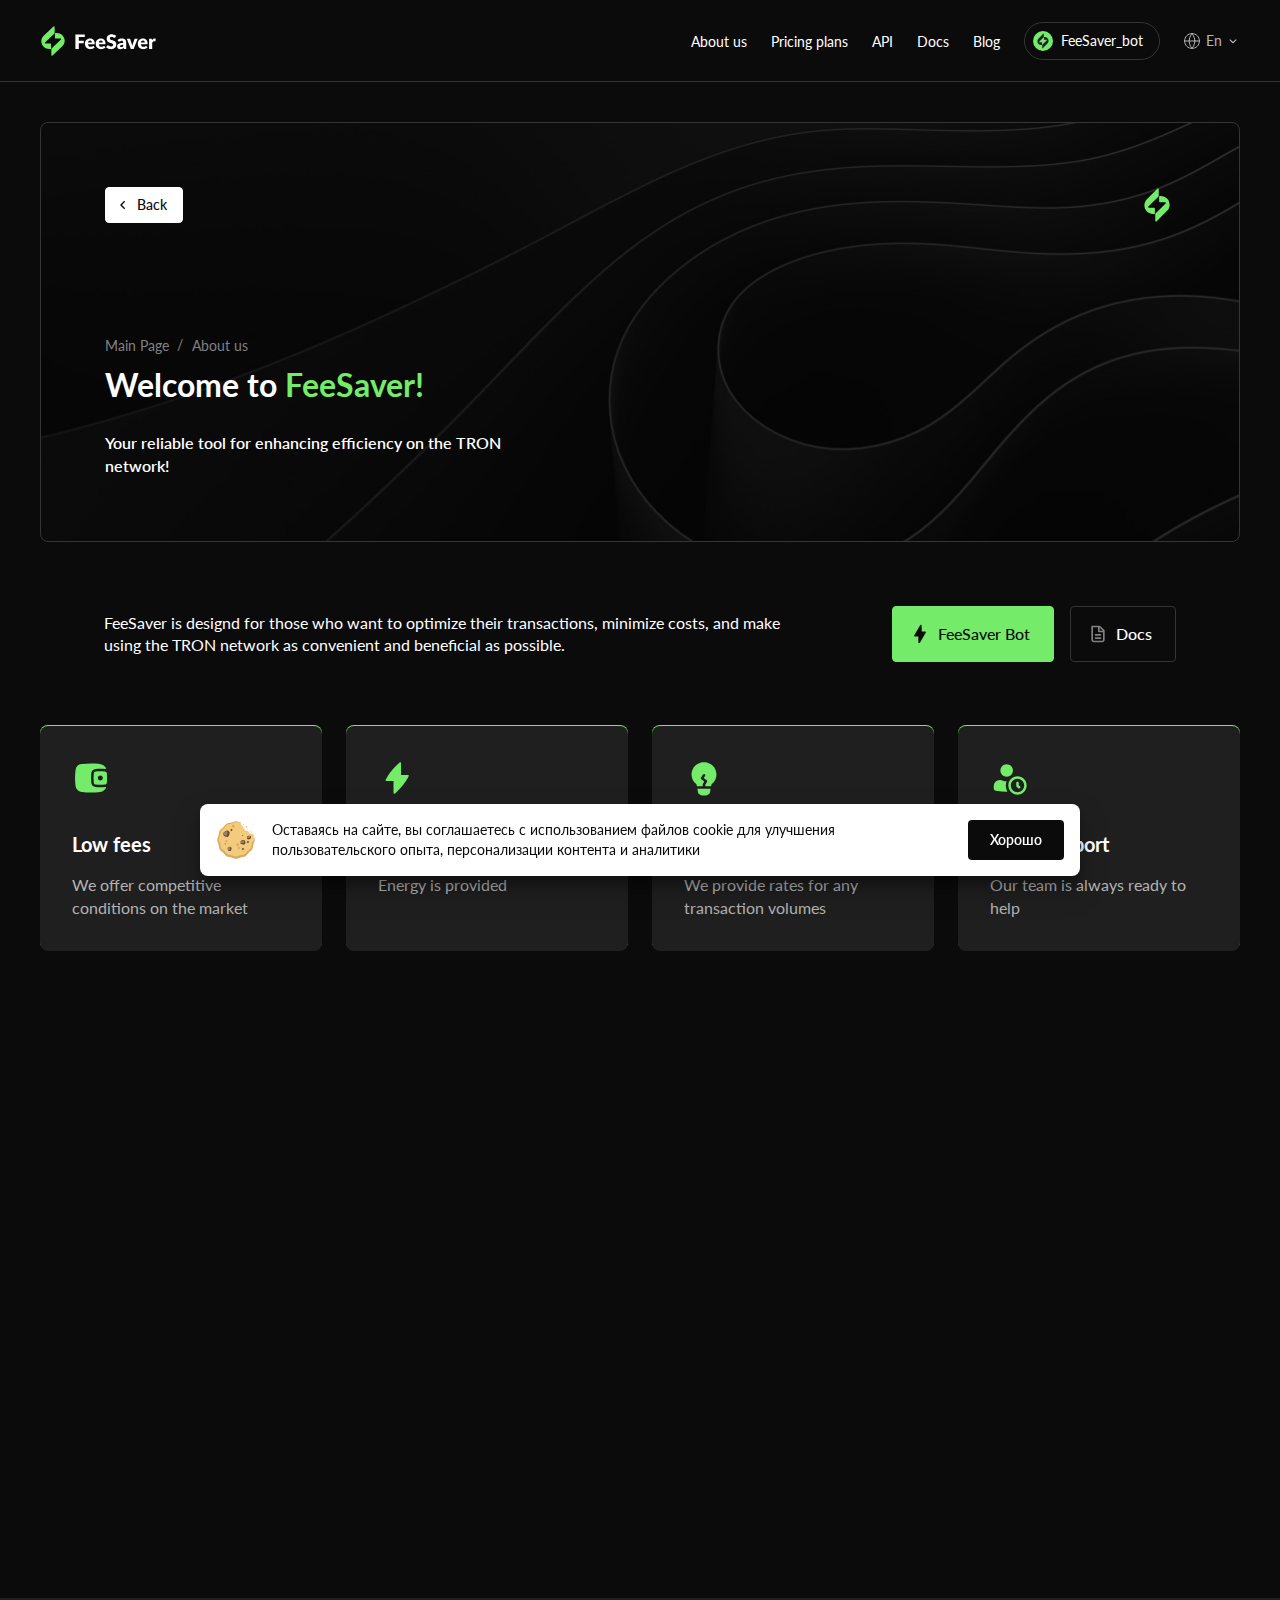
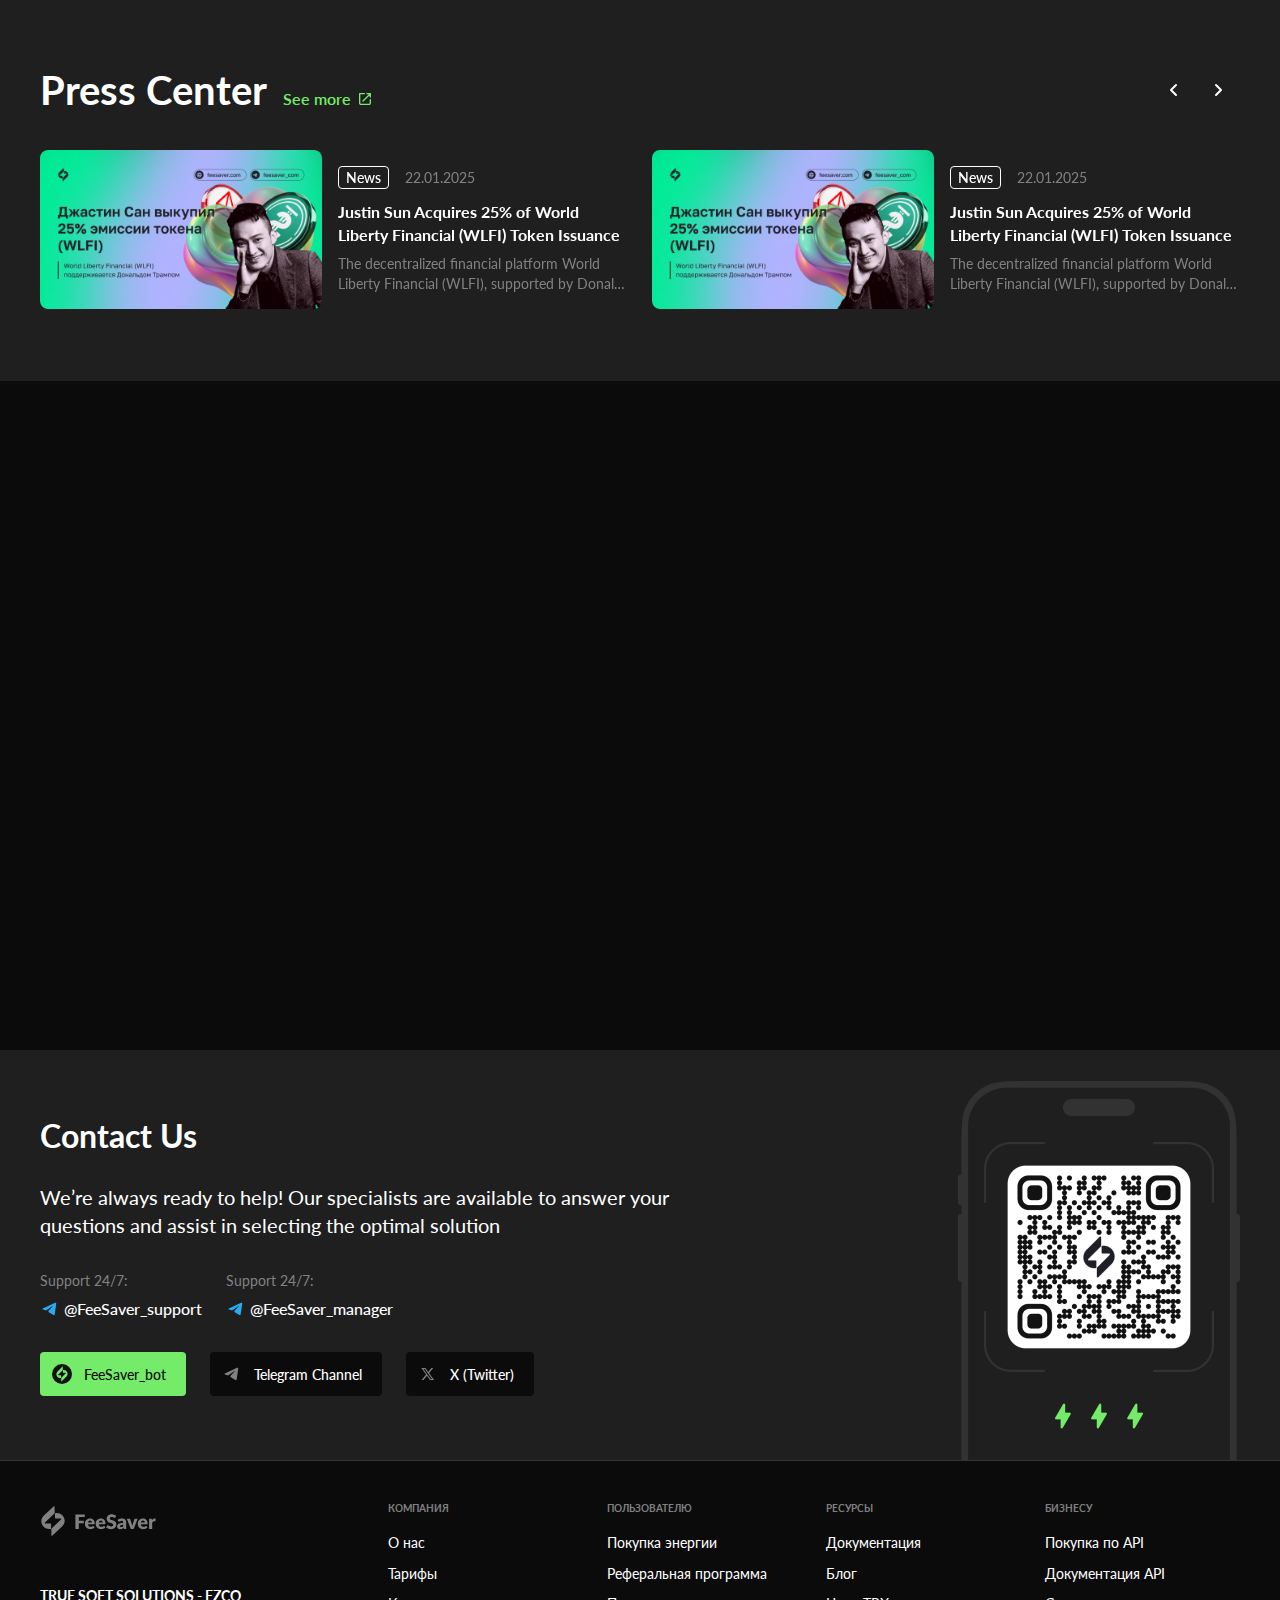
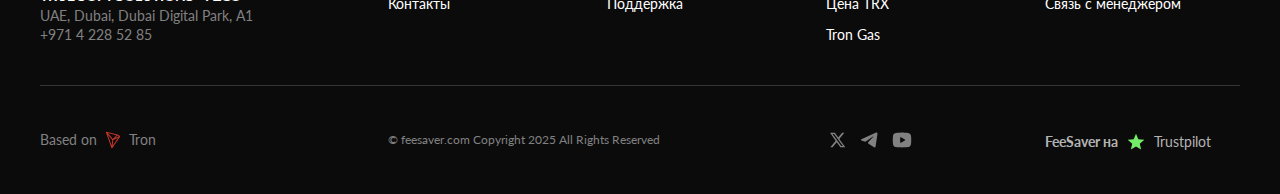
<file: about.html>
<!DOCTYPE html>
<html lang="en">

<head>
  <meta charset="utf-8">
  <meta http-equiv="X-UA-Compatible" content="IE=edge">
  <title>About us</title>
  <base href="/">
  <meta name="theme-color" content="#121212">
  <meta name="format-detection" content="telephone=no">
  <meta name="apple-mobile-web-app-status-bar-style" content="black-translucent">
  <meta name="viewport" content="width=device-width, viewport-fit=cover, user-scalable=no, initial-scale=1.0, maximum-scale=1.0, minimum-scale=1.0">
  <link rel="shortcut icon" href="/favicon.svg" type="image/x-icon">
  <link rel="apple-touch-icon" sizes="180x180" href="/apple-touch-icon.png">
  <link rel="icon" type="image/png" sizes="32x32" href="/favicon-32x32.png">
  <link rel="icon" type="image/png" sizes="16x16" href="/favicon-16x16.png">
  <link href="css/style.min.css" type="text/css" rel="stylesheet">
  <script src="js/vendor.min.js" defer></script>
  <script src="js/app.js" defer></script>
</head>

<body class="body">
  <script type="text/javascript">
       (function(m,e,t,r,i,k,a){m[i]=m[i]||function(){(m[i].a=m[i].a||[]).push(arguments)};
          m[i].l=1*new Date();
          for (var j = 0; j < document.scripts.length; j++) {if (document.scripts[j].src === r) { return; }}
          k=e.createElement(t),a=e.getElementsByTagName(t)[0],k.async=1,k.src=r,a.parentNode.insertBefore(k,a)})
      (window, document, "script", "https://mc.yandex.ru/metrika/tag.js", "ym");
       
      ym(99489613, "init", {
          clickmap:true,
          trackLinks:true,
          accurateTrackBounce:true,
          webvisor:true
      });
    </script>
  <noscript>
    <div>
      <img src="https://mc.yandex.ru/watch/99489613" style="position:absolute; left:-9999px;" alt="">
    </div>
  </noscript>
  <script async src="https://www.googletagmanager.com/gtag/js?id=G-HP763EG55X"></script>
  <script>
      window.dataLayer = window.dataLayer || [];
      function gtag(){dataLayer.push(arguments);}
      gtag('js', new Date());
      
      gtag('config', 'G-HP763EG55X');
    </script>
  <header class="header">
    <div class="container">
      <div class="header__inner">
        <a class="header__logo" href="/">
          <img src="img/icons/logo.svg" alt="FeeSaver">
        </a>
        <nav class="header__menu js-burgerMenu">
          <ul class="header__links">
            <li class="header__links-item">
              <a class="header__link" href="about.html">About us</a>
            </li>
            <li class="header__links-item">
              <a class="header__link" href="pricing.html">Pricing plans</a>
            </li>
            <li class="header__links-item">
              <a class="header__link" href="api.html">API </a>
            </li>
            <li class="header__links-item">
              <a class="header__link" href="https://feesaver.gitbook.io/docs" target="_blank">Docs</a>
            </li>
            <li class="header__links-item">
              <a class="header__link" href="blog.html">Blog</a>
            </li>
            <li class="header__links-item">
              <a class="header__tg" href="https://t.me/FeeSaver_bot" target="_blank" onclick="ym(99489613, 'reachGoal', 'join-telegram'); return true;" value="Заказать">
                <img src="img/icons/logo-mini.svg" alt="FeeSaver">
                <span>FeeSaver_bot</span>
              </a>
            </li>
          </ul>
        </nav>
        <div class="header__language">
          <button class="header__language-button js-languageButton" aria-expanded="false" aria-controls="language-list" aria-label="Select language">
            <span class="header__language-current js-languageCurrent">En</span>
          </button>
          <ul class="header__language-list js-languageList hidden" id="language-list" role="listbox" aria-labelledby="language-selector-label">
            <li class="header__language-item js-languageItem" data-language="ru" role="option" tabindex="0">Русский</li>
          </ul>
        </div>
        <button class="header__burger js-burgerOpener" type="button"></button>
      </div>
    </div>
  </header>
  <main class="main">
    <section class="about">
      <div class="container">
        <div class="banner js-banner">
          <div class="banner-header">
            <button class="back js-backBtn" type="button">Back</button>
            <div class="banner__logo">
              <img src="img/icons/logo-transparent.svg" alt="">
            </div>
          </div>
          <div class="banner-inner">
            <ul class="breadcrumbs">
              <li class="breadcrumb">
                <a href="/">Main Page</a>
              </li>
              <li class="breadcrumb">About us</li>
            </ul>
            <h1 class="banner__title">Welcome to <span>FeeSaver!</span>
            </h1>
            <p class="banner__text">Your reliable tool for enhancing efficiency on the TRON network!</p>
          </div>
        </div>
        <div class="about-description">
          <div class="about-description__text">FeeSaver is designd for those who want to optimize their transactions, minimize costs, and make using the TRON network as convenient and beneficial as possible.</div>
          <div class="about-description__links">
            <a class="about-description__bot" href="https://t.me/FeeSaver_bot" target="_blank" onclick="ym(99489613, 'reachGoal', 'join-telegram'); return true;" value="Заказать">FeeSaver Bot</a>
            <a class="about-description__docs" href="https://feesaver.gitbook.io/docs" target="_blank">Docs</a>
          </div>
        </div>
        <div class="about-cards">
          <ul class="about-cards__list">
            <li class="about-cards__item">
              <div class="about-cards__icon">
                <img src="img/about/wallet.svg" alt="wallet">
              </div>
              <h5 class="about-cards__title">Low fees</h5>
              <div class="about-cards__text">We offer competitive conditions on the market</div>
            </li>
            <li class="about-cards__item">
              <div class="about-cards__icon">
                <img src="img/about/lightning.svg" alt="lightning">
              </div>
              <h5 class="about-cards__title">Speed</h5>
              <div class="about-cards__text">Energy is provided</div>
            </li>
            <li class="about-cards__item">
              <div class="about-cards__icon">
                <img src="img/about/lightbulb.svg" alt="lightbulb">
              </div>
              <h5 class="about-cards__title">Flexibility</h5>
              <div class="about-cards__text">We provide rates for any transaction volumes</div>
            </li>
            <li class="about-cards__item">
              <div class="about-cards__icon">
                <img src="img/about/user-clock.svg" alt="wallet">
              </div>
              <h5 class="about-cards__title">24/7 Support</h5>
              <div class="about-cards__text">Our team is always ready to help</div>
            </li>
          </ul>
        </div>
        <div class="about-what">
          <div class="about-what__description">
            <h3 class="about-what__title">What is FeeSaver?</h3>
            <p class="about-what__text">FeeSaver is an innovative service that allows you to:</p>
            <ul class="about-what__list">
              <li class="about-what__item">
                <span>Purchase energy </span>on the TRON network at low prices.
              </li>
              <li class="about-what__item">
                <span>Reduce fees </span>when working with USDT, TRX, and other tokens on the TRON blockchain.
              </li>
              <li class="about-what__item">
                <span>Buy energy </span>tailored to your volumes and needs.
              </li>
            </ul>
          </div>
          <div class="about-what__image">
            <img src="img/about/dashboard.png" alt="" data-tilt data-tilt-options="{&quot;maxTilt&quot;: 1, &quot;speed&quot;: 1000, &quot;perspective&quot;: 100, &quot;reset&quot;: true}">
          </div>
        </div>
      </div>
      <section class="blog-block">
        <div class="container">
          <div class="blog-block__header">
            <h3 class="blog-block__title">Press Center</h3>
            <a class="blog-block__link" href="blog.html">See more</a>
            <div class="blog-block__arrows js-sliderBlogArrows">
              <div class="swiper-button-next"></div>
              <div class="swiper-button-prev"></div>
            </div>
          </div>
          <div class="blog-block__slider js-sliderBlogWrapper swiper">
            <ul class="blog-block__items js-sliderBlog swiper-wrapper">
              <li class="blog__article-item swiper-slide">
                <a class="blog__article" href="article.html">
                  <div class="blog__article-img">
                    <img src="img/article/article5.png" alt="Article Image">
                  </div>
                  <div class="blog__article-inner">
                    <div class="blog__article-info">
                      <div class="blog__article-tag">News</div>
                      <time class="blog__article-date" datetime="2025-22-01">22.01.2025</time>
                    </div>
                    <h4 class="blog__article-title">Justin Sun Acquires 25% of World Liberty Financial (WLFI) Token Issuance</h4>
                    <p class="blog__article-text">The decentralized financial platform World Liberty Financial (WLFI), supported by Donald Trump, has successfully completed the sale of its native WLFI token. Project representatives reported high demand for the token, which prompted them to release an additional 5% of the total supply.</p>
                  </div>
                </a>
              </li>
              <li class="blog__article-item swiper-slide">
                <a class="blog__article" href="article.html">
                  <div class="blog__article-img">
                    <img src="img/article/article5.png" alt="Article Image">
                  </div>
                  <div class="blog__article-inner">
                    <div class="blog__article-info">
                      <div class="blog__article-tag">News</div>
                      <time class="blog__article-date" datetime="2025-22-01">22.01.2025</time>
                    </div>
                    <h4 class="blog__article-title">Justin Sun Acquires 25% of World Liberty Financial (WLFI) Token Issuance</h4>
                    <p class="blog__article-text">The decentralized financial platform World Liberty Financial (WLFI), supported by Donald Trump, has successfully completed the sale of its native WLFI token. Project representatives reported high demand for the token, which prompted them to release an additional 5% of the total supply.</p>
                  </div>
                </a>
              </li>
              <li class="blog__article-item swiper-slide">
                <a class="blog__article" href="article.html">
                  <div class="blog__article-img">
                    <img src="img/article/article5.png" alt="Article Image">
                  </div>
                  <div class="blog__article-inner">
                    <div class="blog__article-info">
                      <div class="blog__article-tag">News</div>
                      <time class="blog__article-date" datetime="2025-22-01">22.01.2025</time>
                    </div>
                    <h4 class="blog__article-title">Justin Sun Acquires 25% of World Liberty Financial (WLFI) Token Issuance</h4>
                    <p class="blog__article-text">The decentralized financial platform World Liberty Financial (WLFI), supported by Donald Trump, has successfully completed the sale of its native WLFI token. Project representatives reported high demand for the token, which prompted them to release an additional 5% of the total supply.</p>
                  </div>
                </a>
              </li>
              <li class="blog__article-item swiper-slide">
                <a class="blog__article" href="article.html">
                  <div class="blog__article-img">
                    <img src="img/article/article5.png" alt="Article Image">
                  </div>
                  <div class="blog__article-inner">
                    <div class="blog__article-info">
                      <div class="blog__article-tag">News</div>
                      <time class="blog__article-date" datetime="2025-22-01">22.01.2025</time>
                    </div>
                    <h4 class="blog__article-title">Justin Sun Acquires 25% of World Liberty Financial (WLFI) Token Issuance</h4>
                    <p class="blog__article-text">The decentralized financial platform World Liberty Financial (WLFI), supported by Donald Trump, has successfully completed the sale of its native WLFI token. Project representatives reported high demand for the token, which prompted them to release an additional 5% of the total supply.</p>
                  </div>
                </a>
              </li>
            </ul>
          </div>
        </div>
      </section>
      <div class="container">
        <div class="about-benefit">
          <h3 class="about-benefit__title">Who Benefits from FeeSaver?</h3>
          <p class="about-benefit__text">Our service is suitable for various categories of users:</p>
          <ol class="about-benefit__list">
            <li class="about-benefit__item">
              <h5 class="about-benefit__item-title">Traders and investors</h5>
              <p class="about-benefit__item-text">who make frequent transactions</p>
              <span class="about-benefit__item-number">01</span>
            </li>
            <li class="about-benefit__item">
              <h5 class="about-benefit__item-title">Businesses</h5>
              <p class="about-benefit__item-text">that perform many operations on the TRON network</p>
              <span class="about-benefit__item-number">02</span>
            </li>
            <li class="about-benefit__item">
              <h5 class="about-benefit__item-title">Active users</h5>
              <p class="about-benefit__item-text">who want to save on fees</p>
              <span class="about-benefit__item-number">03</span>
            </li>
            <li class="about-benefit__item">
              <h5 class="about-benefit__item-title">Developers</h5>
              <p class="about-benefit__item-text">creating applications and projects on the TRON blockchain</p>
              <span class="about-benefit__item-number">04</span>
            </li>
          </ol>
        </div>
      </div>
    </section>
    <section class="contact-block">
      <div class="container">
        <div class="contact-block__inner">
          <p class="contact-block__title">Contact Us</p>
          <p class="contact-block__text">We’re always ready to help! Our specialists are available to answer your questions and assist in selecting the optimal solution</p>
          <ul class="contact-block__links">
            <li class="contact-block__link">
              <div class="contact-block__label">Support 24/7:</div>
              <a class="contact-block__tg" href="https://t.me/FeeSaver_support" target="_blank">@FeeSaver_support</a>
            </li>
            <li class="contact-block__link">
              <div class="contact-block__label">Support 24/7:</div>
              <a class="contact-block__tg" href="https://t.me/FeeSaver_manager" target="_blank">@FeeSaver_manager</a>
            </li>
          </ul>
          <ul class="contact-block__socials">
            <li>
              <a class="contact-block__social" href="https://t.me/FeeSaver_bot" target="_blank">FeeSaver_bot</a>
            </li>
            <li>
              <a class="contact-block__social contact-block__social--tg" href="https://t.me/feesaver_ann" target="_blank">Telegram Channel</a>
            </li>
            <li>
              <a class="contact-block__social contact-block__social--x" href="https://x.com/feesaver_com" target="_blank">X (Twitter)</a>
            </li>
          </ul>
        </div>
      </div>
    </section>
  </main>
  <footer class="footer">
    <div class="container">
      <div class="footer-inner">
        <div class="footer-head">
          <div class="footer__logo">
            <img src="img/icons/logo-gray.svg" alt="FeeSaver">
          </div>
          <ul class="footer__socials socials">
            <li>
              <a class="social social--x" href="https://x.com/feesaver_com" target="_blank" aria-label="FeeSaver X"></a>
            </li>
            <li>
              <a class="social social--telegram" href="https://t.me/feesaver_ann" target="_blank" aria-label="FeeSaver Telegram"></a>
            </li>
            <li>
              <a class="social social--youtube" href="https://www.youtube.com/@FeeSaver" target="_blank" aria-label="FeeSaver YouTube"></a>
            </li>
          </ul>
          <div class="footer__details footer__details--tablet">
            <b>TRUE SOFT SOLUTIONS - FZCO</b>
            <span>UAE, Dubai, Dubai Digital Park, А1</span>
            <a href="tel:+97142285285">+971 4 228 52 85</a>
          </div>
          <a class="footer__trustpilot footer__trustpilot--tablet" href="https://www.trustpilot.com/review/feesaver.com" target="_blank">
            <b>FeeSaver на</b>
            <img src="img/icons/star.svg" alt="">
            <span>Trustpilot</span>
          </a>
        </div>
        <div class="footer__links">
          <div class="footer__links-box js-footerLinksBox">
            <div class="footer__links-toggle js-footerLinksToggle">Компания</div>
            <ul class="footer__links-list js-footerLinksList">
              <li class="footer__link">
                <a href="about.html">О нас</a>
              </li>
              <li class="footer__link">
                <a href="pricing.html">Тарифы</a>
              </li>
              <li class="footer__link">
                <a href="contact.html">Контакты</a>
              </li>
            </ul>
          </div>
          <div class="footer__links-box js-footerLinksBox">
            <div class="footer__links-toggle js-footerLinksToggle">Пользователю</div>
            <ul class="footer__links-list js-footerLinksList">
              <li class="footer__link">
                <a href="https://t.me/FeeSaver_bot" target="_blank" onclick="ym(99489613, 'reachGoal', 'join-telegram'); return true;" value="Заказать">Покупка энергии</a>
              </li>
              <li class="footer__link">
                <a href="referral.html">Реферальная программа</a>
              </li>
              <li class="footer__link">
                <a href="https://t.me/FeeSaver_support" target="_blank">Поддержка</a>
              </li>
            </ul>
          </div>
          <div class="footer__links-box js-footerLinksBox">
            <div class="footer__links-toggle js-footerLinksToggle">Ресурсы</div>
            <ul class="footer__links-list js-footerLinksList">
              <li class="footer__link">
                <a href="https://feesaver.gitbook.io/docs" target="_blank">Документация</a>
              </li>
              <li class="footer__link">
                <a href="blog.html">Блог</a>
              </li>
              <li class="footer__link">
                <a href="price.html">Цена TRX</a>
              </li>
              <li class="footer__link">
                <a href="commission.html">Tron Gas</a>
              </li>
            </ul>
          </div>
          <div class="footer__links-box js-footerLinksBox">
            <div class="footer__links-toggle js-footerLinksToggle">Бизнесу</div>
            <ul class="footer__links-list js-footerLinksList">
              <li class="footer__link">
                <a href="api.html">Покупка по API </a>
              </li>
              <li class="footer__link">
                <a href="https://api.feesaver.com/swagger/index.html" target="_blank" onclick="ym(99489613, 'reachGoal', 'api-docs'); return true;" value="Заказать">Документация API</a>
              </li>
              <li class="footer__link">
                <a href="https://t.me/FeeSaver_manager" target="_blank">Связь с менеджером</a>
              </li>
            </ul>
          </div>
        </div>
        <div class="footer-info">
          <div class="footer__details">
            <b>TRUE SOFT SOLUTIONS - FZCO</b>
            <span>UAE, Dubai, Dubai Digital Park, А1</span>
            <a href="tel:+97142285285">+971 4 228 52 85</a>
          </div>
          <div class="footer__copyright">© feesaver.com Copyright 2025
            <br>All Rights Reserved
          </div>
          <div class="footer__tron">
            <span>Based on </span>
            <img src="img/icons/tron.svg" alt="Tron">
            <span>Tron</span>
          </div>
          <ul class="footer__socials footer__socials--tablet socials">
            <li>
              <a class="social social--x" href="https://x.com/feesaver_com" target="_blank" aria-label="FeeSaver X"></a>
            </li>
            <li>
              <a class="social social--telegram" href="https://t.me/feesaver_ann" target="_blank" aria-label="FeeSaver Telegram"></a>
            </li>
            <li>
              <a class="social social--youtube" href="https://www.youtube.com/@FeeSaver" target="_blank" aria-label="FeeSaver YouTube"></a>
            </li>
          </ul>
          <a class="footer__trustpilot" href="https://www.trustpilot.com/review/feesaver.com" target="_blank">
            <b>FeeSaver на</b>
            <img src="img/icons/star.svg" alt="">
            <span>Trustpilot</span>
          </a>
        </div>
      </div>
    </div>
  </footer>
  <div class="cookie js-cookie">
    <div class="cookie-inner">
      <p class="cookie__text">Оставаясь на сайте, вы соглашаетесь с использованием файлов cookie для улучшения пользовательского опыта, персонализации контента и аналитики</p>
      <button class="cookie__btn" type="button">Хорошо</button>
      <div class="cookie__img">
        <img src="img/icons/cookie.svg" alt="Cookie">
      </div>
    </div>
  </div>
</body>

</html>
</file>
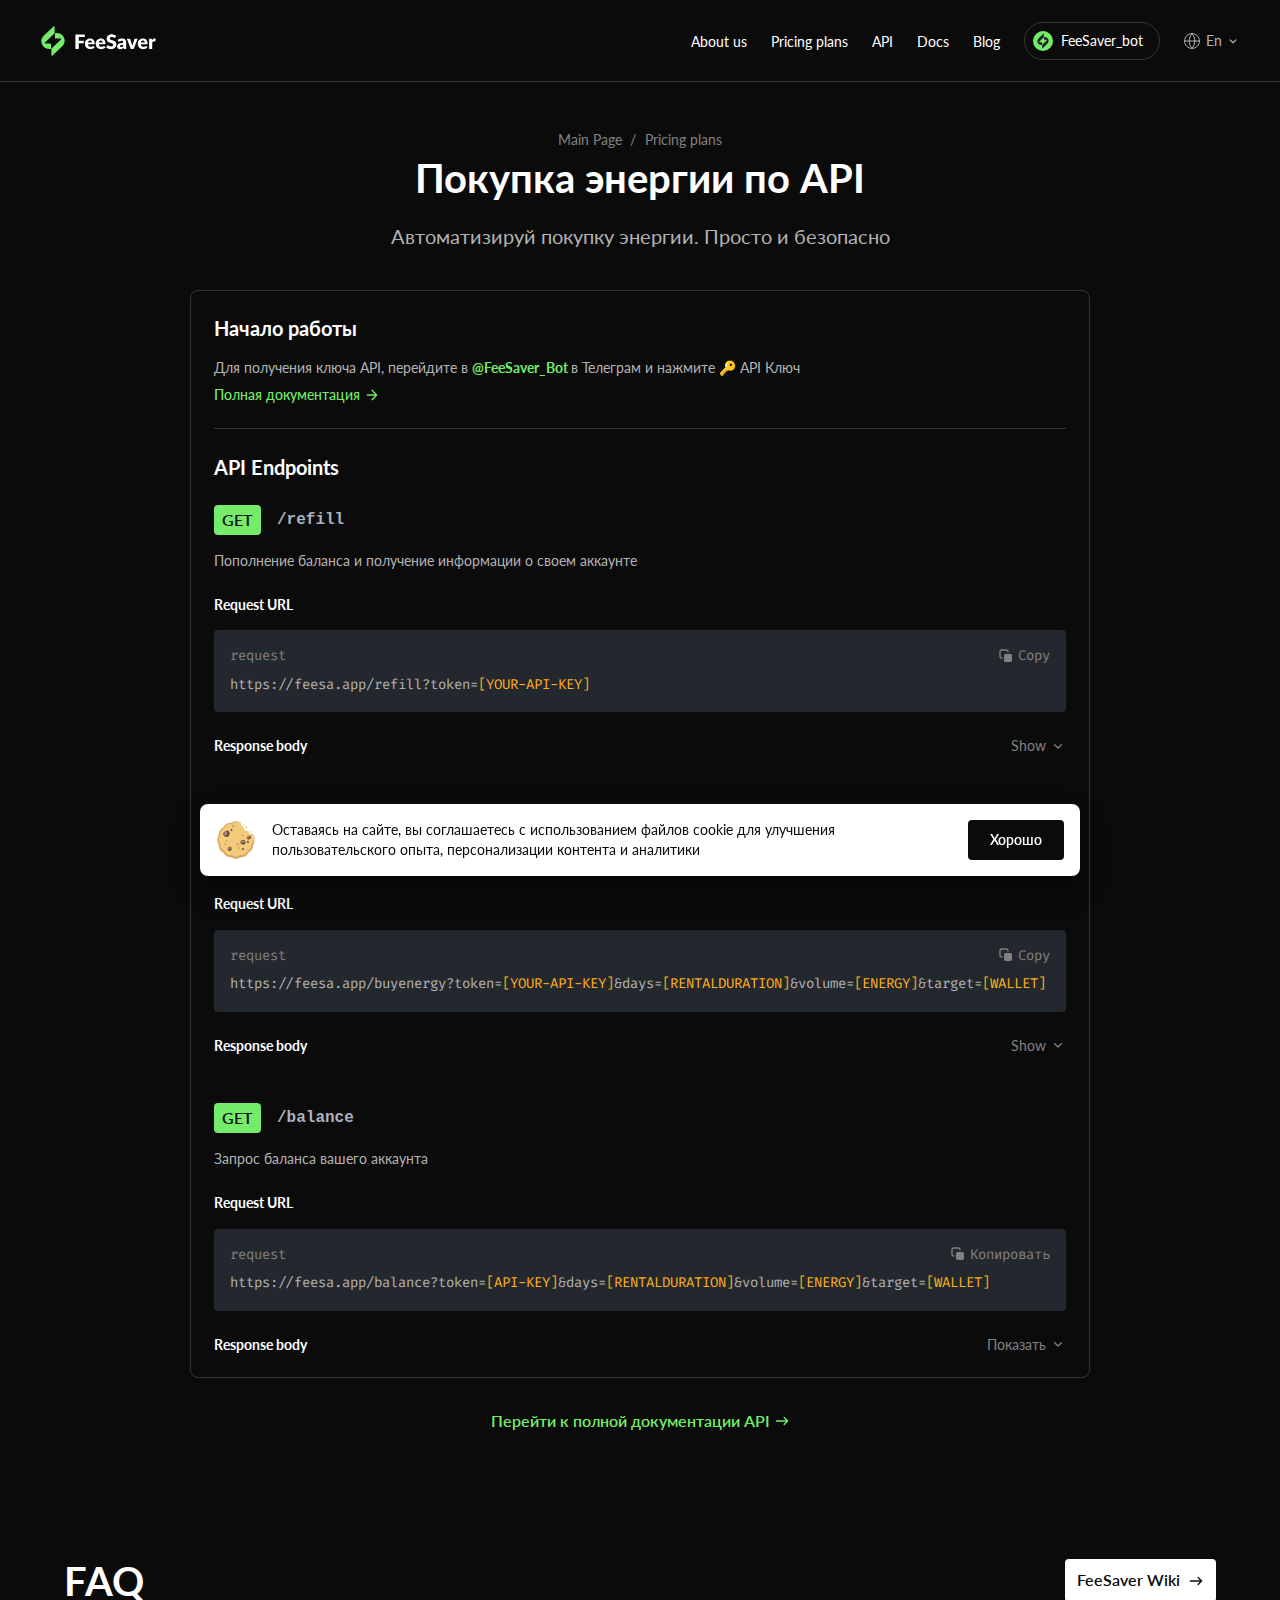
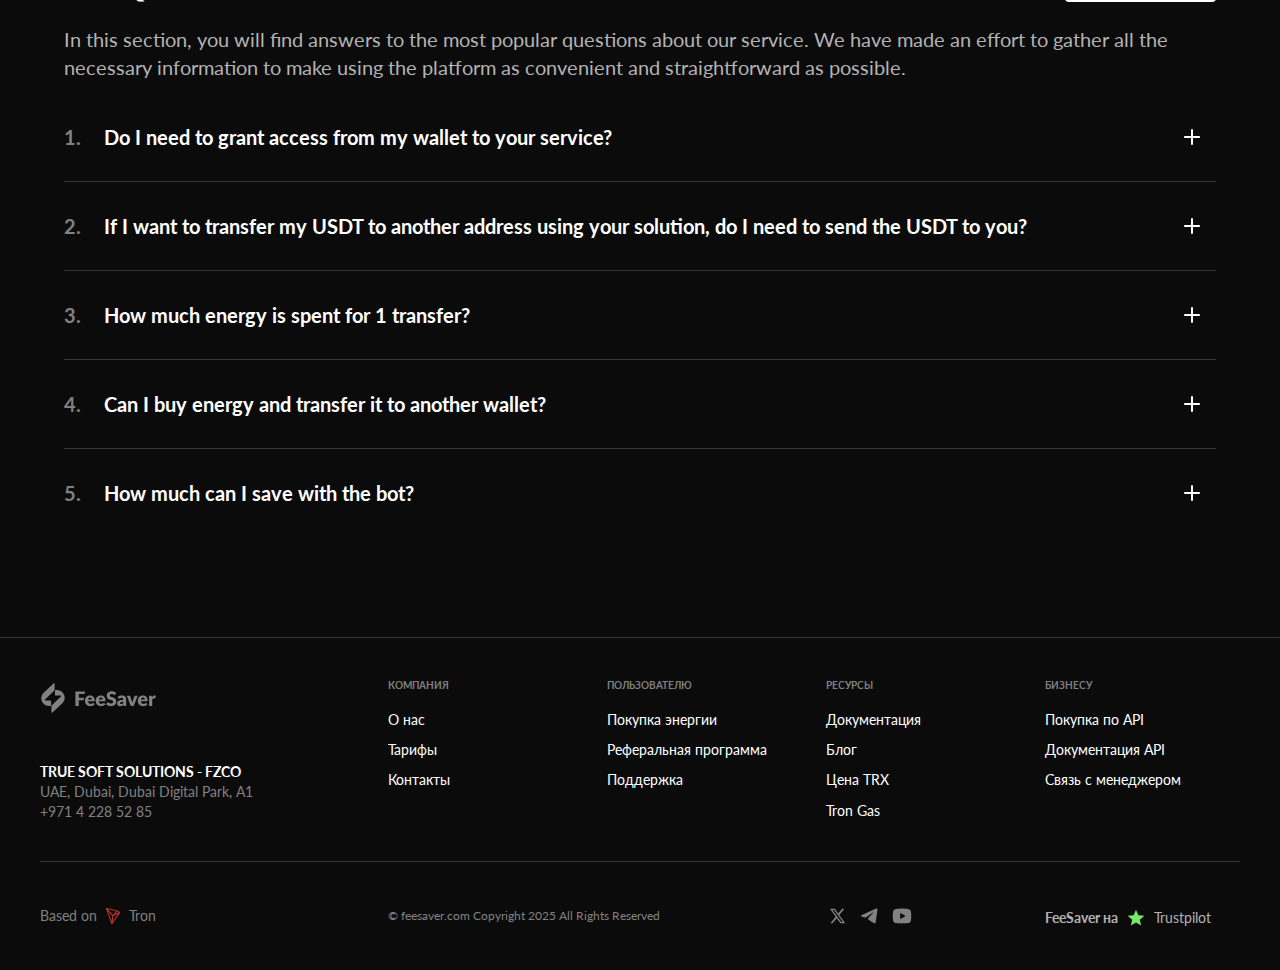
<file: api.html>
<!DOCTYPE html>
<html lang="en">

<head>
  <meta charset="utf-8">
  <meta http-equiv="X-UA-Compatible" content="IE=edge">
  <title>FeeSaver Api</title>
  <base href="/">
  <meta name="theme-color" content="#121212">
  <meta name="format-detection" content="telephone=no">
  <meta name="apple-mobile-web-app-status-bar-style" content="black-translucent">
  <meta name="viewport" content="width=device-width, viewport-fit=cover, user-scalable=no, initial-scale=1.0, maximum-scale=1.0, minimum-scale=1.0">
  <link rel="shortcut icon" href="/favicon.svg" type="image/x-icon">
  <link rel="apple-touch-icon" sizes="180x180" href="/apple-touch-icon.png">
  <link rel="icon" type="image/png" sizes="32x32" href="/favicon-32x32.png">
  <link rel="icon" type="image/png" sizes="16x16" href="/favicon-16x16.png">
  <link href="css/style.min.css" type="text/css" rel="stylesheet">
  <script src="js/vendor.min.js" defer></script>
  <script src="js/app.js" defer></script>
</head>

<body class="body">
  <script type="text/javascript">
       (function(m,e,t,r,i,k,a){m[i]=m[i]||function(){(m[i].a=m[i].a||[]).push(arguments)};
          m[i].l=1*new Date();
          for (var j = 0; j < document.scripts.length; j++) {if (document.scripts[j].src === r) { return; }}
          k=e.createElement(t),a=e.getElementsByTagName(t)[0],k.async=1,k.src=r,a.parentNode.insertBefore(k,a)})
      (window, document, "script", "https://mc.yandex.ru/metrika/tag.js", "ym");
       
      ym(99489613, "init", {
          clickmap:true,
          trackLinks:true,
          accurateTrackBounce:true,
          webvisor:true
      });
    </script>
  <noscript>
    <div>
      <img src="https://mc.yandex.ru/watch/99489613" style="position:absolute; left:-9999px;" alt="">
    </div>
  </noscript>
  <script async src="https://www.googletagmanager.com/gtag/js?id=G-HP763EG55X"></script>
  <script>
      window.dataLayer = window.dataLayer || [];
      function gtag(){dataLayer.push(arguments);}
      gtag('js', new Date());
      
      gtag('config', 'G-HP763EG55X');
    </script>
  <header class="header">
    <div class="container">
      <div class="header__inner">
        <a class="header__logo" href="/">
          <img src="img/icons/logo.svg" alt="FeeSaver">
        </a>
        <nav class="header__menu js-burgerMenu">
          <ul class="header__links">
            <li class="header__links-item">
              <a class="header__link" href="about.html">About us</a>
            </li>
            <li class="header__links-item">
              <a class="header__link" href="pricing.html">Pricing plans</a>
            </li>
            <li class="header__links-item">
              <a class="header__link" href="api.html">API </a>
            </li>
            <li class="header__links-item">
              <a class="header__link" href="https://feesaver.gitbook.io/docs" target="_blank">Docs</a>
            </li>
            <li class="header__links-item">
              <a class="header__link" href="blog.html">Blog</a>
            </li>
            <li class="header__links-item">
              <a class="header__tg" href="https://t.me/FeeSaver_bot" target="_blank" onclick="ym(99489613, 'reachGoal', 'join-telegram'); return true;" value="Заказать">
                <img src="img/icons/logo-mini.svg" alt="FeeSaver">
                <span>FeeSaver_bot</span>
              </a>
            </li>
          </ul>
        </nav>
        <div class="header__language">
          <button class="header__language-button js-languageButton" aria-expanded="false" aria-controls="language-list" aria-label="Select language">
            <span class="header__language-current js-languageCurrent">En</span>
          </button>
          <ul class="header__language-list js-languageList hidden" id="language-list" role="listbox" aria-labelledby="language-selector-label">
            <li class="header__language-item js-languageItem" data-language="ru" role="option" tabindex="0">Русский</li>
          </ul>
        </div>
        <button class="header__burger js-burgerOpener" type="button"></button>
      </div>
    </div>
  </header>
  <main class="main">
    <section class="api">
      <div class="container">
        <div class="api-header">
          <ul class="breadcrumbs center">
            <li class="breadcrumb">
              <a href="/">Main Page</a>
            </li>
            <li class="breadcrumb">Pricing plans</li>
          </ul>
          <h1 class="api__title">Покупка энергии по API</h1>
          <h4 class="api__subtitle">Автоматизируй покупку энергии. Просто и безопасно</h4>
        </div>
        <div class="api-content">
          <div class="api-content__header">
            <h5 class="api-content__title">Начало работы</h5>
            <p class="api-content__text">Для получения ключа API, перейдите в <a href="https://t.me/FeeSaver_bot" target="_blank">@FeeSaver_Bot </a>в Телеграм и нажмите 🔑&nbsp;API Ключ</p>
            <a class="api-content__link" href="https://api.feesaver.com/swagger/index.html" target="_blank">Полная документация</a>
          </div>
          <div class="api-content__inner">
            <h5 class="api-content__title">API Endpoints</h5>
            <div class="api-content__block">
              <div class="api-content__box">
                <span class="api-content__label">GET </span>
                <code class="api-content__address">/refill</code>
              </div>
              <div class="api-content__description">Пополнение баланса и получение информации о своем аккаунте</div>
              <div class="api-content__code js-apiCodeWrap">
                <div class="api-content__box">
                  <div class="api-content__name">Request URL</div>
                </div>
                <div class="api-code__wrap">
                  <div class="api-code__head">
                    <span class="api-code__label">request </span>
                    <button class="api-code__copy js-codeCopy" data-copied="Copied">Copy</button>
                  </div>
                  <pre class="api-code__text js-apiCodeText"><code>https://feesa.app/refill?token=<span class="yellow">[YOUR-API-KEY]</span></code></pre>
                </div>
              </div>
              <div class="api-content__code js-apiCodeWrap">
                <div class="api-content__box">
                  <div class="api-content__name">Response body</div>
                  <button class="api-content__toggle js-apiCodeToggle" data-hide="Hide">Show</button>
                </div>
                <div class="api-code__wrap hide js-apiCodeBlock">
                  <div class="api-code__head">
                    <span class="api-code__label">response </span>
                    <button class="api-code__copy js-codeCopy" data-copied="Скопировано">Копировать</button>
                  </div>
                  <pre class="api-code__text js-apiCodeText"><code>{<br>&nbsp;&nbsp;"userName": <span class="green">"tg_username",</span><br>&nbsp;&nbsp;"full_name": <span class="green">"tg_name",</span><br>&nbsp;&nbsp;"balance": <span class="purple">108.25,</span><br>&nbsp;&nbsp;"address": <span class="green">"your_deposit_wallet",</span><br>&nbsp;&nbsp;"message": <span class="green">"Refill Balance",</span><br>&nbsp;&nbsp;"ip": <span class="green">"your_ip_address"</span><br>}</code></pre>
                </div>
              </div>
            </div>
            <div class="api-content__block">
              <div class="api-content__box">
                <span class="api-content__label">GET </span>
                <code class="api-content__address">/buyenergy</code>
              </div>
              <div class="api-content__description">Покупка энергии для своего кошелька</div>
              <div class="api-content__code js-apiCodeWrap">
                <div class="api-content__box">
                  <div class="api-content__name">Request URL</div>
                </div>
                <div class="api-code__wrap">
                  <div class="api-code__head">
                    <span class="api-code__label">request </span>
                    <button class="api-code__copy js-codeCopy" data-copied="Copied">Copy</button>
                  </div>
                  <pre class="api-code__text js-apiCodeText"><code>https://feesa.app/buyenergy?token=<span class="yellow">[YOUR-API-KEY]</span>&days=<span class="yellow">[RENTALDURATION]</span>&volume=<span class="yellow">[ENERGY]</span>&target=<span class="yellow">[WALLET]</span></code></pre>
                </div>
              </div>
              <div class="api-content__code js-apiCodeWrap">
                <div class="api-content__box">
                  <div class="api-content__name">Response body</div>
                  <button class="api-content__toggle js-apiCodeToggle" data-hide="Hide">Show</button>
                </div>
                <div class="api-code__wrap hide js-apiCodeBlock">
                  <div class="api-code__head">
                    <span class="api-code__label">response </span>
                    <button class="api-code__copy js-codeCopy" data-copied="Скопировано">Копировать</button>
                  </div>
                  <pre class="api-code__text js-apiCodeText"><code>{<br>&nbsp;&nbsp;"days": <span class="green">"1h",</span><br>&nbsp;&nbsp;"volume": <span class="purple">66000</span><br>&nbsp;&nbsp;"price": <span class="purple">87,</span><br>&nbsp;&nbsp;"summa": <span class="purple">5.75,</span><br>&nbsp;&nbsp;"target": <span class="green">"TY7Fpdgo9w3RnWM93nwZMUpE2y17fBhiGw",</span><br>&nbsp;&nbsp;"balance": <span class="purple">3.5,</span><br>&nbsp;&nbsp;"status": <span class="green">Filled,</span><br>&nbsp;&nbsp;"order_id": <span class="purple">23154,</span><br>&nbsp;&nbsp;"txid": <span class="green">"18a105afb8160939c417494627238ef76cc880d38b7f0c5fcc1e5eeba00120fa",</span><br>&nbsp;&nbsp;"message": <span class="green">"Buying Energy",</span><br>&nbsp;&nbsp;"ip": <span class="green">"your_ip_address",</span><br>}</code></pre>
                </div>
              </div>
            </div>
            <div class="api-content__block">
              <div class="api-content__box">
                <span class="api-content__label">GET </span>
                <code class="api-content__address">/balance</code>
              </div>
              <div class="api-content__description">Запрос баланса вашего аккаунта</div>
              <div class="api-content__code js-apiCodeWrap">
                <div class="api-content__box">
                  <div class="api-content__name">Request URL</div>
                </div>
                <div class="api-code__wrap">
                  <div class="api-code__head">
                    <span class="api-code__label">request </span>
                    <button class="api-code__copy js-codeCopy" data-copied="Скопировано">Копировать</button>
                  </div>
                  <pre class="api-code__text js-apiCodeText"><code>https://feesa.app/balance?token=<span class="yellow">[API-KEY]</span>&days=<span class="yellow">[RENTALDURATION]</span>&volume=<span class="yellow">[ENERGY]</span>&target=<span class="yellow">[WALLET]</span></code></pre>
                </div>
              </div>
              <div class="api-content__code js-apiCodeWrap">
                <div class="api-content__box">
                  <div class="api-content__name">Response body</div>
                  <button class="api-content__toggle js-apiCodeToggle" data-hide="Скрыть">Показать</button>
                </div>
                <div class="api-code__wrap hide js-apiCodeBlock">
                  <div class="api-code__head">
                    <span class="api-code__label">response </span>
                    <button class="api-code__copy js-codeCopy" data-copied="Скопировано">Копировать</button>
                  </div>
                  <pre class="api-code__text js-apiCodeText"><code>{<br>&nbsp;&nbsp;"userName": <span class="green">"tg_username",</span><br>&nbsp;&nbsp;"full_name": <span class="green">"tg_name",</span><br>&nbsp;&nbsp;"balance": <span class="purple">3.5,</span><br>&nbsp;&nbsp;"message": <span class="green">"Check Balance",</span><br>&nbsp;&nbsp;"ip": <span class="green">"your_ip_address",</span><br>}</code></pre>
                </div>
              </div>
            </div>
          </div>
        </div>
        <a class="api-content__link api-content__link--center" href="https://api.feesaver.com/swagger/index.html" target="_blank">Перейти к полной документации API</a>
      </div>
    </section>
    <div class="container">
      <section class="faq js-faqSection">
        <div class="container">
          <div class="faq__header">
            <h2 class="faq__title">FAQ</h2>
            <p class="faq__subtitle">In this section, you will find answers to the most popular questions about our service. We have made an effort to gather all the necessary information to make using the platform as convenient and straightforward as possible.</p>
            <a class="faq__link" href="https://feesaver.gitbook.io/docs" target="_blank">FeeSaver Wiki</a>
          </div>
          <div class="faq__content">
            <ol class="faq__list">
              <li class="faq__item js-faqItem">
                <div class="faq__question js-faqQuestion">
                  <span class="faq__text">Do I need to grant access from my wallet to your service?</span>
                  <button class="faq__toggle" type="button" aria-label="Show answer"></button>
                </div>
                <div class="faq__answer">Energy in the <a href="#">TRON</a> network is a resource used to execute smart contracts. Instead of paying fees for every transaction, you can burn energy to save on fees. This is especially useful for users actively interacting with smart contracts, including USDT TRC-20 smart contracts.</div>
              </li>
              <li class="faq__item js-faqItem">
                <div class="faq__question js-faqQuestion">
                  <span class="faq__text">If I want to transfer my USDT to another address using your solution, do I need to send the USDT to you?</span>
                  <button class="faq__toggle" type="button" aria-label="Show answer"></button>
                </div>
                <div class="faq__answer">
                  <p>
                    <strong>Method 1: Burn TRX</strong>
                  </p>
                  <p>TRX is automatically burned during transactions if you don’t have enough energy.</p>
                  <p>
                    <strong>Method 2: Freeze TRX</strong>
                  </p>
                  <p>You can stake TRX to receive energy, but this requires a significant amount, and your funds remain locked.</p>
                  <p>
                    <strong>Method 3: Rent energy through FeeSaver</strong>
                  </p>
                  <p>FeeSaver allows you to rent energy without freezing or burning TRX. For example, renting 132,000 energy (1-2 transactions) costs only 12 TRX, while burning TRX could cost around 28 TRX. This helps save up to 60% on fees.</p>
                </div>
              </li>
              <li class="faq__item js-faqItem">
                <div class="faq__question js-faqQuestion">
                  <span class="faq__text">How much energy is spent for 1 transfer?</span>
                  <button class="faq__toggle" type="button" aria-label="Show answer"></button>
                </div>
                <div class="faq__answer">You will receive energy within 5-10 seconds after payment. You can order energy for 1, 3, 24 hours, 3 days, 1 week, and 1 month. To get better terms, use the "Auto-Renew" feature. After payment, the energy will be sent to your address for the entire rental period or until it is completely used.</div>
              </li>
              <li class="faq__item js-faqItem">
                <div class="faq__question js-faqQuestion">
                  <span class="faq__text">Can I buy energy and transfer it to another wallet?</span>
                  <button class="faq__toggle" type="button" aria-label="Show answer"></button>
                </div>
                <div class="faq__answer">If you use Trust Wallet, you must have at least 28 TRX in your balance, even if energy is available. For example, if the fee shows as 13.49 TRX, purchase 65,150 energy. If the fee is 27.74 TRX, you will need 130,300 energy. After verifying the energy delivery, you can complete your USDT transfer.</div>
              </li>
              <li class="faq__item js-faqItem">
                <div class="faq__question js-faqQuestion">
                  <span class="faq__text">How much can I save with the bot?</span>
                  <button class="faq__toggle" type="button" aria-label="Show answer"></button>
                </div>
                <div class="faq__answer">Follow the detailed Flexible Energy Purchase or Instant Energy Purchase instructions.</div>
              </li>
            </ol>
          </div>
        </div>
      </section>
    </div>
  </main>
  <footer class="footer">
    <div class="container">
      <div class="footer-inner">
        <div class="footer-head">
          <div class="footer__logo">
            <img src="img/icons/logo-gray.svg" alt="FeeSaver">
          </div>
          <ul class="footer__socials socials">
            <li>
              <a class="social social--x" href="https://x.com/feesaver_com" target="_blank" aria-label="FeeSaver X"></a>
            </li>
            <li>
              <a class="social social--telegram" href="https://t.me/feesaver_ann" target="_blank" aria-label="FeeSaver Telegram"></a>
            </li>
            <li>
              <a class="social social--youtube" href="https://www.youtube.com/@FeeSaver" target="_blank" aria-label="FeeSaver YouTube"></a>
            </li>
          </ul>
          <div class="footer__details footer__details--tablet">
            <b>TRUE SOFT SOLUTIONS - FZCO</b>
            <span>UAE, Dubai, Dubai Digital Park, А1</span>
            <a href="tel:+97142285285">+971 4 228 52 85</a>
          </div>
          <a class="footer__trustpilot footer__trustpilot--tablet" href="https://www.trustpilot.com/review/feesaver.com" target="_blank">
            <b>FeeSaver на</b>
            <img src="img/icons/star.svg" alt="">
            <span>Trustpilot</span>
          </a>
        </div>
        <div class="footer__links">
          <div class="footer__links-box js-footerLinksBox">
            <div class="footer__links-toggle js-footerLinksToggle">Компания</div>
            <ul class="footer__links-list js-footerLinksList">
              <li class="footer__link">
                <a href="about.html">О нас</a>
              </li>
              <li class="footer__link">
                <a href="pricing.html">Тарифы</a>
              </li>
              <li class="footer__link">
                <a href="contact.html">Контакты</a>
              </li>
            </ul>
          </div>
          <div class="footer__links-box js-footerLinksBox">
            <div class="footer__links-toggle js-footerLinksToggle">Пользователю</div>
            <ul class="footer__links-list js-footerLinksList">
              <li class="footer__link">
                <a href="https://t.me/FeeSaver_bot" target="_blank" onclick="ym(99489613, 'reachGoal', 'join-telegram'); return true;" value="Заказать">Покупка энергии</a>
              </li>
              <li class="footer__link">
                <a href="referral.html">Реферальная программа</a>
              </li>
              <li class="footer__link">
                <a href="https://t.me/FeeSaver_support" target="_blank">Поддержка</a>
              </li>
            </ul>
          </div>
          <div class="footer__links-box js-footerLinksBox">
            <div class="footer__links-toggle js-footerLinksToggle">Ресурсы</div>
            <ul class="footer__links-list js-footerLinksList">
              <li class="footer__link">
                <a href="https://feesaver.gitbook.io/docs" target="_blank">Документация</a>
              </li>
              <li class="footer__link">
                <a href="blog.html">Блог</a>
              </li>
              <li class="footer__link">
                <a href="price.html">Цена TRX</a>
              </li>
              <li class="footer__link">
                <a href="commission.html">Tron Gas</a>
              </li>
            </ul>
          </div>
          <div class="footer__links-box js-footerLinksBox">
            <div class="footer__links-toggle js-footerLinksToggle">Бизнесу</div>
            <ul class="footer__links-list js-footerLinksList">
              <li class="footer__link">
                <a href="api.html">Покупка по API </a>
              </li>
              <li class="footer__link">
                <a href="https://api.feesaver.com/swagger/index.html" target="_blank" onclick="ym(99489613, 'reachGoal', 'api-docs'); return true;" value="Заказать">Документация API</a>
              </li>
              <li class="footer__link">
                <a href="https://t.me/FeeSaver_manager" target="_blank">Связь с менеджером</a>
              </li>
            </ul>
          </div>
        </div>
        <div class="footer-info">
          <div class="footer__details">
            <b>TRUE SOFT SOLUTIONS - FZCO</b>
            <span>UAE, Dubai, Dubai Digital Park, А1</span>
            <a href="tel:+97142285285">+971 4 228 52 85</a>
          </div>
          <div class="footer__copyright">© feesaver.com Copyright 2025
            <br>All Rights Reserved
          </div>
          <div class="footer__tron">
            <span>Based on </span>
            <img src="img/icons/tron.svg" alt="Tron">
            <span>Tron</span>
          </div>
          <ul class="footer__socials footer__socials--tablet socials">
            <li>
              <a class="social social--x" href="https://x.com/feesaver_com" target="_blank" aria-label="FeeSaver X"></a>
            </li>
            <li>
              <a class="social social--telegram" href="https://t.me/feesaver_ann" target="_blank" aria-label="FeeSaver Telegram"></a>
            </li>
            <li>
              <a class="social social--youtube" href="https://www.youtube.com/@FeeSaver" target="_blank" aria-label="FeeSaver YouTube"></a>
            </li>
          </ul>
          <a class="footer__trustpilot" href="https://www.trustpilot.com/review/feesaver.com" target="_blank">
            <b>FeeSaver на</b>
            <img src="img/icons/star.svg" alt="">
            <span>Trustpilot</span>
          </a>
        </div>
      </div>
    </div>
  </footer>
  <div class="cookie js-cookie">
    <div class="cookie-inner">
      <p class="cookie__text">Оставаясь на сайте, вы соглашаетесь с использованием файлов cookie для улучшения пользовательского опыта, персонализации контента и аналитики</p>
      <button class="cookie__btn" type="button">Хорошо</button>
      <div class="cookie__img">
        <img src="img/icons/cookie.svg" alt="Cookie">
      </div>
    </div>
  </div>
</body>

</html>
</file>
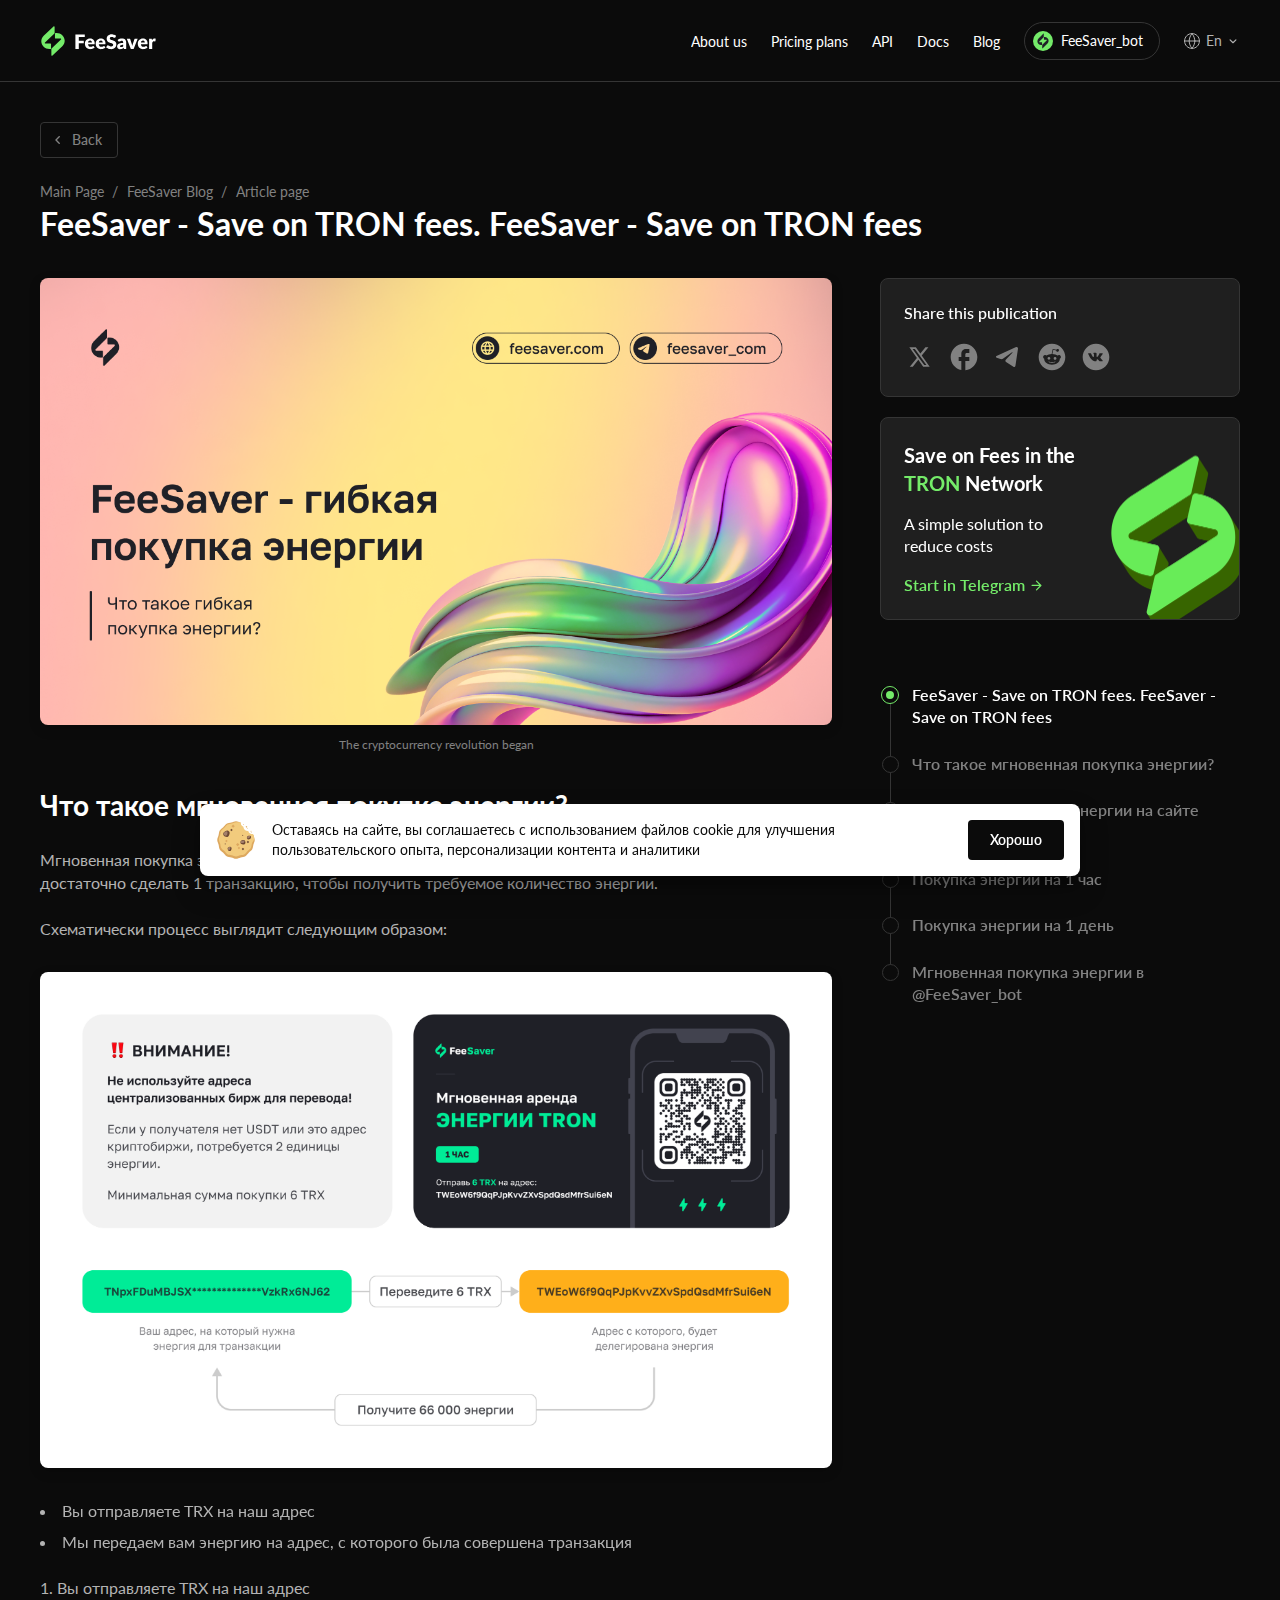
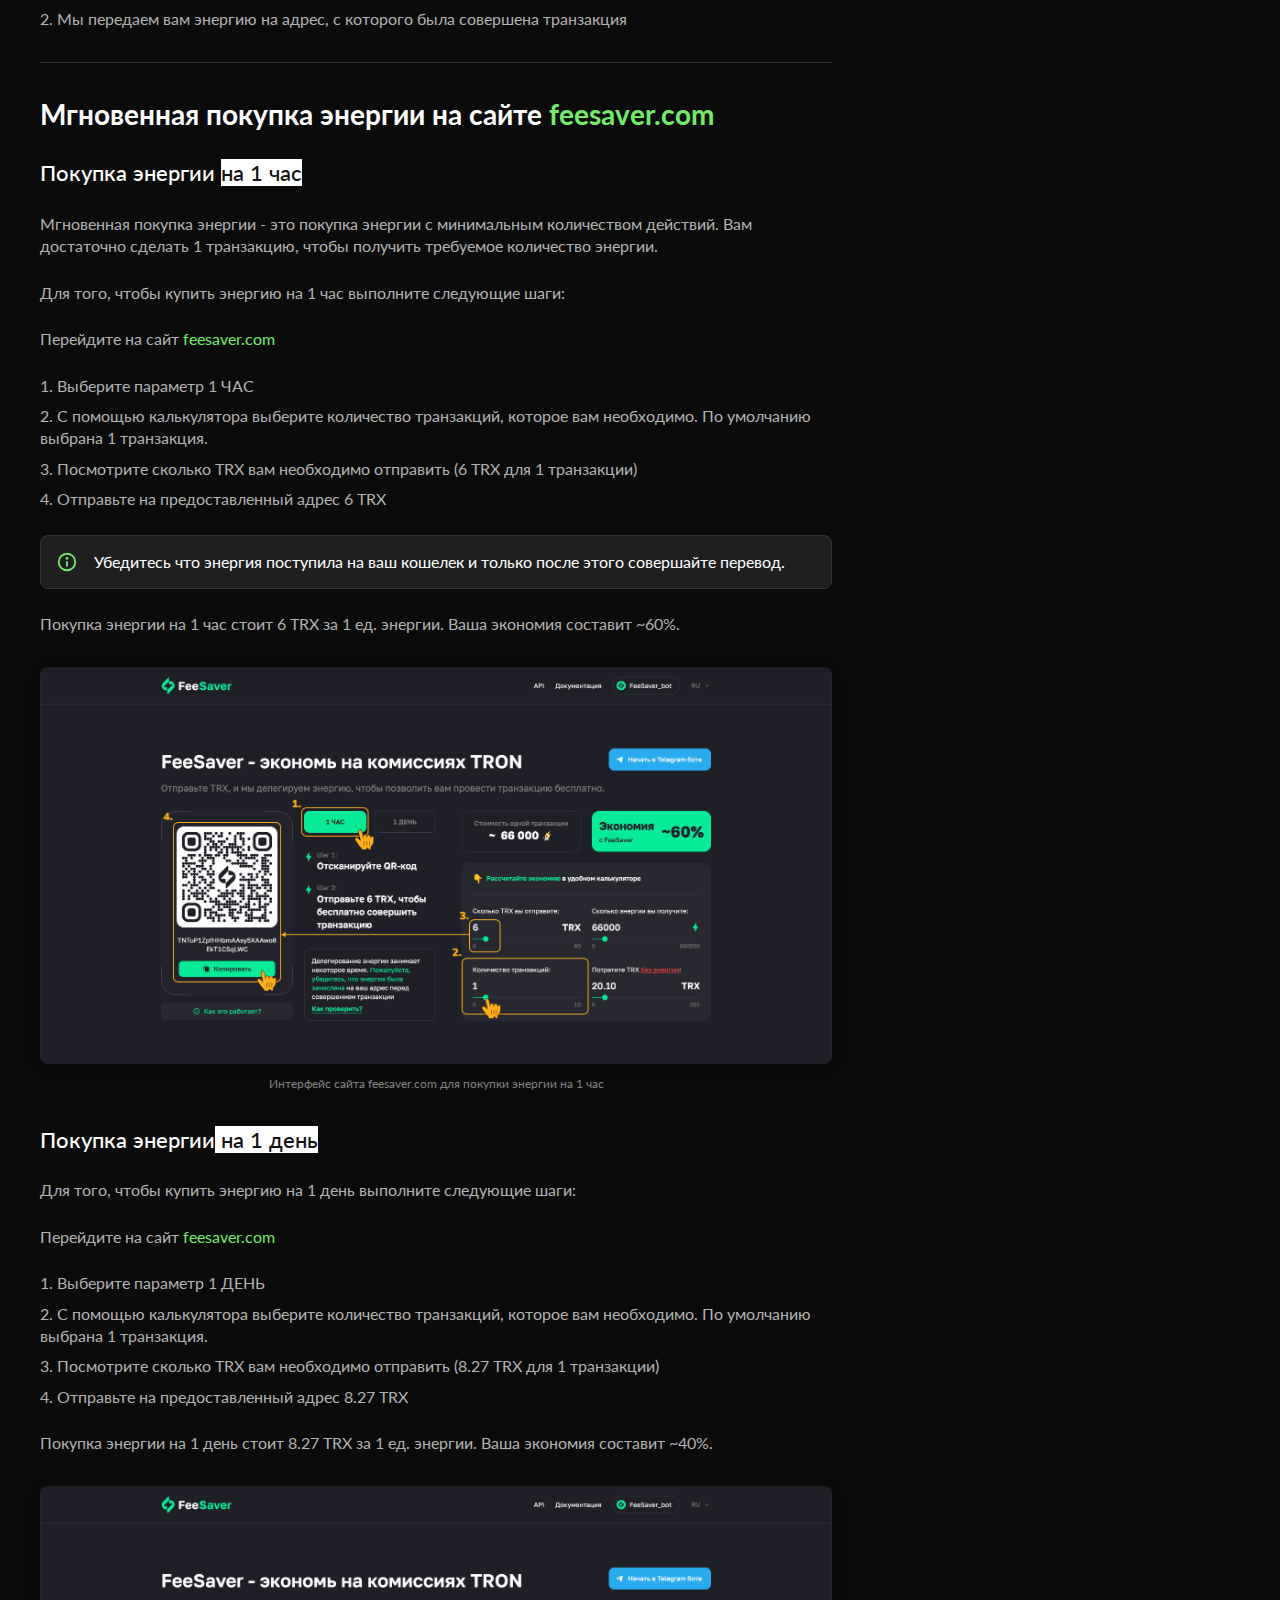
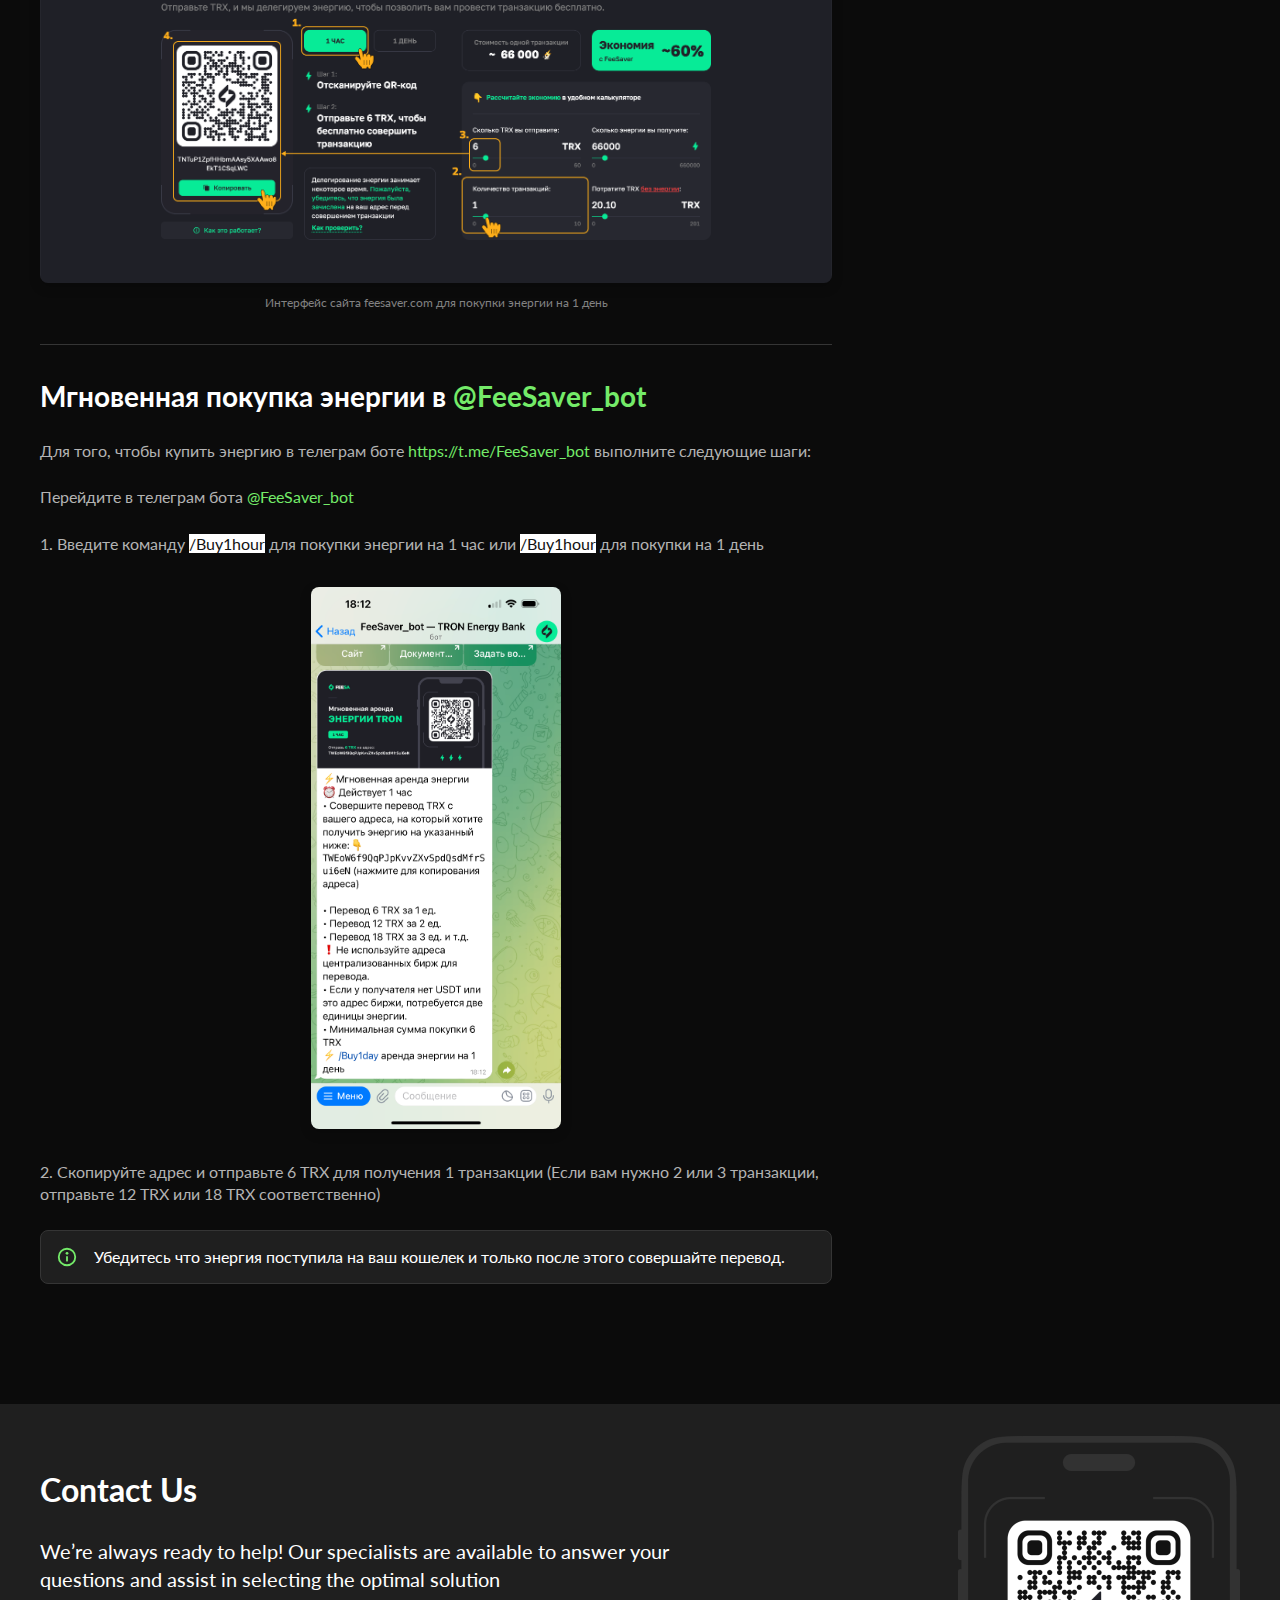
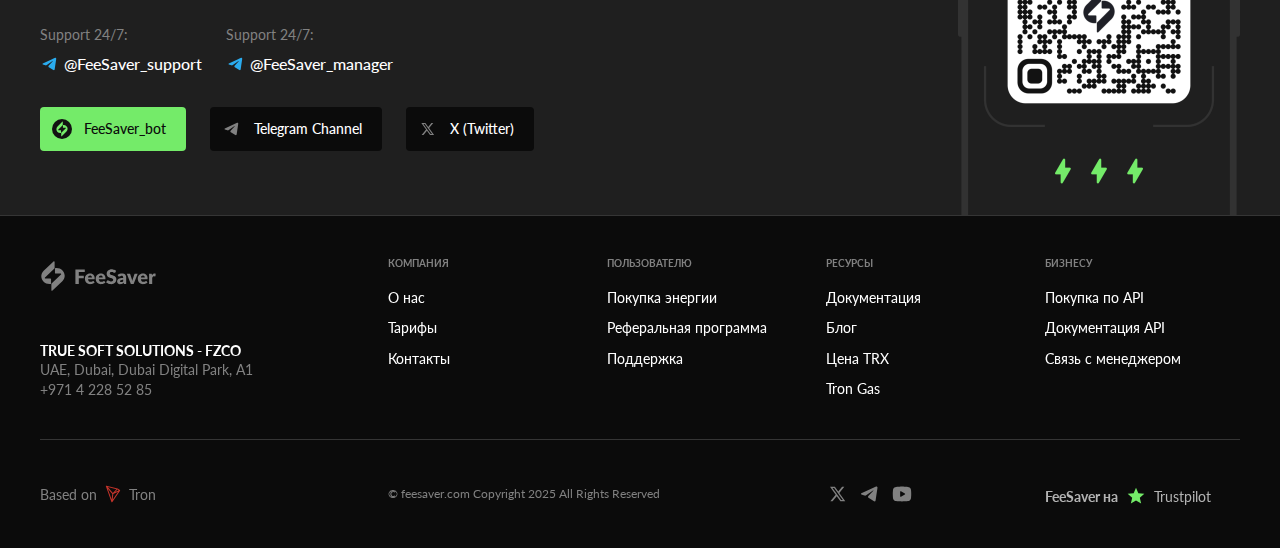
<file: article.html>
<!DOCTYPE html>
<html lang="en">

<head>
  <meta charset="utf-8">
  <meta http-equiv="X-UA-Compatible" content="IE=edge">
  <title>FeeSaver Article</title>
  <base href="/">
  <meta name="theme-color" content="#121212">
  <meta name="format-detection" content="telephone=no">
  <meta name="apple-mobile-web-app-status-bar-style" content="black-translucent">
  <meta name="viewport" content="width=device-width, viewport-fit=cover, user-scalable=no, initial-scale=1.0, maximum-scale=1.0, minimum-scale=1.0">
  <link rel="shortcut icon" href="/favicon.svg" type="image/x-icon">
  <link rel="apple-touch-icon" sizes="180x180" href="/apple-touch-icon.png">
  <link rel="icon" type="image/png" sizes="32x32" href="/favicon-32x32.png">
  <link rel="icon" type="image/png" sizes="16x16" href="/favicon-16x16.png">
  <link href="css/style.min.css" type="text/css" rel="stylesheet">
  <script src="js/vendor.min.js" defer></script>
  <script src="js/app.js" defer></script>
</head>

<body class="body">
  <script type="text/javascript">
       (function(m,e,t,r,i,k,a){m[i]=m[i]||function(){(m[i].a=m[i].a||[]).push(arguments)};
          m[i].l=1*new Date();
          for (var j = 0; j < document.scripts.length; j++) {if (document.scripts[j].src === r) { return; }}
          k=e.createElement(t),a=e.getElementsByTagName(t)[0],k.async=1,k.src=r,a.parentNode.insertBefore(k,a)})
      (window, document, "script", "https://mc.yandex.ru/metrika/tag.js", "ym");
       
      ym(99489613, "init", {
          clickmap:true,
          trackLinks:true,
          accurateTrackBounce:true,
          webvisor:true
      });
    </script>
  <noscript>
    <div>
      <img src="https://mc.yandex.ru/watch/99489613" style="position:absolute; left:-9999px;" alt="">
    </div>
  </noscript>
  <script async src="https://www.googletagmanager.com/gtag/js?id=G-HP763EG55X"></script>
  <script>
      window.dataLayer = window.dataLayer || [];
      function gtag(){dataLayer.push(arguments);}
      gtag('js', new Date());
      
      gtag('config', 'G-HP763EG55X');
    </script>
  <header class="header">
    <div class="container">
      <div class="header__inner">
        <a class="header__logo" href="/">
          <img src="img/icons/logo.svg" alt="FeeSaver">
        </a>
        <nav class="header__menu js-burgerMenu">
          <ul class="header__links">
            <li class="header__links-item">
              <a class="header__link" href="about.html">About us</a>
            </li>
            <li class="header__links-item">
              <a class="header__link" href="pricing.html">Pricing plans</a>
            </li>
            <li class="header__links-item">
              <a class="header__link" href="api.html">API </a>
            </li>
            <li class="header__links-item">
              <a class="header__link" href="https://feesaver.gitbook.io/docs" target="_blank">Docs</a>
            </li>
            <li class="header__links-item">
              <a class="header__link" href="blog.html">Blog</a>
            </li>
            <li class="header__links-item">
              <a class="header__tg" href="https://t.me/FeeSaver_bot" target="_blank" onclick="ym(99489613, 'reachGoal', 'join-telegram'); return true;" value="Заказать">
                <img src="img/icons/logo-mini.svg" alt="FeeSaver">
                <span>FeeSaver_bot</span>
              </a>
            </li>
          </ul>
        </nav>
        <div class="header__language">
          <button class="header__language-button js-languageButton" aria-expanded="false" aria-controls="language-list" aria-label="Select language">
            <span class="header__language-current js-languageCurrent">En</span>
          </button>
          <ul class="header__language-list js-languageList hidden" id="language-list" role="listbox" aria-labelledby="language-selector-label">
            <li class="header__language-item js-languageItem" data-language="ru" role="option" tabindex="0">Русский</li>
          </ul>
        </div>
        <button class="header__burger js-burgerOpener" type="button"></button>
      </div>
    </div>
  </header>
  <main class="main">
    <section class="article-page js-articlePage">
      <div class="container">
        <button class="back js-backBtn" type="button">Back</button>
        <ul class="breadcrumbs">
          <li class="breadcrumb">
            <a href="/">Main Page</a>
          </li>
          <li class="breadcrumb">
            <a href="blog.html">FeeSaver Blog</a>
          </li>
          <li class="breadcrumb">Article page</li>
        </ul>
        <h1 class="blog__title">FeeSaver - Save on TRON fees. FeeSaver - Save on TRON fees</h1>
        <div class="article-inner">
          <aside class="article-sidebar">
            <div class="article__share">
              <p class="article__share-title">Share this publication</p>
              <ul class="article__socials socials">
                <li>
                  <a class="article__social social social--x" href="#" target="_blank" aria-label="Share X"></a>
                </li>
                <li>
                  <a class="article__social social social--facebook" href="#" target="_blank" aria-label="Share Facebook"></a>
                </li>
                <li>
                  <a class="article__social social social--telegram" href="#" target="_blank" aria-label="Share Telegram"></a>
                </li>
                <li>
                  <a class="article__social social social--reddit" href="#" target="_blank" aria-label="Share Reddit"></a>
                </li>
                <li>
                  <a class="article__social social social--vk" href="#" target="_blank" aria-label="Share VK"></a>
                </li>
              </ul>
            </div>
            <a class="article__link" href="https://t.me/FeeSaver_bot" target="_blank">
              <p class="article__link-title">Save on Fees in the <span>TRON</span> Network</p>
              <p class="article__link-text">A simple solution to reduce costs</p>
              <div class="article__link-start">Start in Telegram</div>
            </a>
            <ol class="article__titles js-articleTitles"></ol>
          </aside>
          <article class="article">
            <figure class="article__image-container">
              <img class="article__image" src="img/article/article-head.png" alt="The cryptocurrency revolution began">
              <figcaption class="article__image-caption">The cryptocurrency revolution began</figcaption>
            </figure>
            <div class="article-text">
              <h2>Что такое мгновенная покупка энергии?</h2>
              <p>Мгновенная покупка энергии - это покупка энергии с минимальным количеством действий. Вам достаточно сделать 1 транзакцию, чтобы получить требуемое количество энергии.</p>
              <p>Схематически процесс выглядит следующим образом:</p>
              <p>
                <img src="img/article/article1.png" alt="">
              </p>
              <ul>
                <li>Вы отправляете TRX на наш адрес</li>
                <li>Мы передаем вам энергию на адрес, с которого была совершена транзакция</li>
              </ul>
              <ol>
                <li>Вы отправляете TRX на наш адрес</li>
                <li>Мы передаем вам энергию на адрес, с которого была совершена транзакция</li>
              </ol>
              <hr>
              <h2>Мгновенная покупка энергии на сайте <span>feesaver.com</span>
              </h2>
              <h4>Покупка энергии <span style="color: #121212; background-color: #FFFFFF"> на 1 час</span>
              </h4>
              <p>Мгновенная покупка энергии - это покупка энергии с минимальным количеством действий. Вам достаточно сделать 1 транзакцию, чтобы получить требуемое количество энергии.</p>
              <p>Для того, чтобы купить энергию на 1 час выполните следующие шаги:</p>
              <p>Перейдите на сайт <a href="https://feesaver.com" target="_blank">feesaver.com</a>
              </p>
              <ol>
                <li>Выберите параметр 1 ЧАС</li>
                <li>С помощью калькулятора выберите количество транзакций, которое вам необходимо. По умолчанию выбрана 1 транзакция.</li>
                <li>Посмотрите сколько TRX вам необходимо отправить (6 TRX для 1 транзакции)</li>
                <li>Отправьте на предоставленный адрес 6 TRX</li>
              </ol>
              <blockquote>
                <p>Убедитесь что энергия поступила на ваш кошелек и только после этого совершайте перевод.</p>
              </blockquote>
              <p>Покупка энергии на 1 час стоит 6 TRX за 1 ед. энергии. Ваша экономия составит ~60%.</p>
              <p>
                <img src="img/article/article2.png" alt="Интерфейс сайта feesaver.com для покупки энергии на 1 час">
              </p>
              <h4>Покупка энергии<span style="color: #121212; background-color: #FFFFFF"> на 1 день</span>
              </h4>
              <p>Для того, чтобы купить энергию на 1 день выполните следующие шаги:</p>
              <p>Перейдите на сайт <a href="https://feesaver.com" target="_blank">feesaver.com</a>
              </p>
              <ol>
                <li>Выберите параметр 1 ДЕНЬ</li>
                <li>С помощью калькулятора выберите количество транзакций, которое вам необходимо. По умолчанию выбрана 1 транзакция.</li>
                <li>Посмотрите сколько TRX вам необходимо отправить (8.27 TRX для 1 транзакции)</li>
                <li>Отправьте на предоставленный адрес 8.27 TRX</li>
              </ol>
              <p>Покупка энергии на 1 день стоит 8.27 TRX за 1 ед. энергии. Ваша экономия составит ~40%.</p>
              <p>
                <img src="img/article/article3.png" alt="Интерфейс сайта feesaver.com для покупки энергии на 1 день">
              </p>
              <hr>
              <h2>Мгновенная покупка энергии в <span>@FeeSaver_bot</span>
              </h2>
              <p>Для того, чтобы купить энергию в телеграм боте <a href="https://t.me/FeeSaver_bot" target="_blank">https://t.me/FeeSaver_bot </a>выполните следующие шаги:</p>
              <p>Перейдите в телеграм бота <a href="https://t.me/FeeSaver_bot" target="_blank">@FeeSaver_bot</a>
              </p>
              <ol>
                <li>Введите команду <span style="color: #121212; background-color: #FFFFFF"> /Buy1hour</span> для покупки энергии на 1 час или <span style="color: #121212; background-color: #FFFFFF"> /Buy1hour</span> для покупки на 1 день
                  <p>
                    <img src="img/article/article4.png" alt="" style="width: 250px;">
                  </p>
                </li>
                <li>Скопируйте адрес и отправьте 6 TRX для получения 1 транзакции (Если вам нужно 2 или 3 транзакции, отправьте 12 TRX или 18 TRX соответственно)</li>
              </ol>
              <blockquote>
                <p>Убедитесь что энергия поступила на ваш кошелек и только после этого совершайте перевод.</p>
              </blockquote>
              <!--table
                thead
                    tr
                        th Title
                        th Title
                        th Title
                        th Title
                tbody
                    tr
                        td Title
                        td Title
                        td Title
                        td Title
                    tr
                        td Title
                        td Title
                        td Title
                        td Title
                    tr
                        td Title
                        td Title
                        td Title
                        td Title
                    tr
                        td Title
                        td Title
                        td Title
                        td Title
                -->
            </div>
          </article>
        </div>
      </div>
    </section>
    <section class="contact-block">
      <div class="container">
        <div class="contact-block__inner">
          <p class="contact-block__title">Contact Us</p>
          <p class="contact-block__text">We’re always ready to help! Our specialists are available to answer your questions and assist in selecting the optimal solution</p>
          <ul class="contact-block__links">
            <li class="contact-block__link">
              <div class="contact-block__label">Support 24/7:</div>
              <a class="contact-block__tg" href="https://t.me/FeeSaver_support" target="_blank">@FeeSaver_support</a>
            </li>
            <li class="contact-block__link">
              <div class="contact-block__label">Support 24/7:</div>
              <a class="contact-block__tg" href="https://t.me/FeeSaver_manager" target="_blank">@FeeSaver_manager</a>
            </li>
          </ul>
          <ul class="contact-block__socials">
            <li>
              <a class="contact-block__social" href="https://t.me/FeeSaver_bot" target="_blank">FeeSaver_bot</a>
            </li>
            <li>
              <a class="contact-block__social contact-block__social--tg" href="https://t.me/feesaver_ann" target="_blank">Telegram Channel</a>
            </li>
            <li>
              <a class="contact-block__social contact-block__social--x" href="https://x.com/feesaver_com" target="_blank">X (Twitter)</a>
            </li>
          </ul>
        </div>
      </div>
    </section>
  </main>
  <footer class="footer">
    <div class="container">
      <div class="footer-inner">
        <div class="footer-head">
          <div class="footer__logo">
            <img src="img/icons/logo-gray.svg" alt="FeeSaver">
          </div>
          <ul class="footer__socials socials">
            <li>
              <a class="social social--x" href="https://x.com/feesaver_com" target="_blank" aria-label="FeeSaver X"></a>
            </li>
            <li>
              <a class="social social--telegram" href="https://t.me/feesaver_ann" target="_blank" aria-label="FeeSaver Telegram"></a>
            </li>
            <li>
              <a class="social social--youtube" href="https://www.youtube.com/@FeeSaver" target="_blank" aria-label="FeeSaver YouTube"></a>
            </li>
          </ul>
          <div class="footer__details footer__details--tablet">
            <b>TRUE SOFT SOLUTIONS - FZCO</b>
            <span>UAE, Dubai, Dubai Digital Park, А1</span>
            <a href="tel:+97142285285">+971 4 228 52 85</a>
          </div>
          <a class="footer__trustpilot footer__trustpilot--tablet" href="https://www.trustpilot.com/review/feesaver.com" target="_blank">
            <b>FeeSaver на</b>
            <img src="img/icons/star.svg" alt="">
            <span>Trustpilot</span>
          </a>
        </div>
        <div class="footer__links">
          <div class="footer__links-box js-footerLinksBox">
            <div class="footer__links-toggle js-footerLinksToggle">Компания</div>
            <ul class="footer__links-list js-footerLinksList">
              <li class="footer__link">
                <a href="about.html">О нас</a>
              </li>
              <li class="footer__link">
                <a href="pricing.html">Тарифы</a>
              </li>
              <li class="footer__link">
                <a href="contact.html">Контакты</a>
              </li>
            </ul>
          </div>
          <div class="footer__links-box js-footerLinksBox">
            <div class="footer__links-toggle js-footerLinksToggle">Пользователю</div>
            <ul class="footer__links-list js-footerLinksList">
              <li class="footer__link">
                <a href="https://t.me/FeeSaver_bot" target="_blank" onclick="ym(99489613, 'reachGoal', 'join-telegram'); return true;" value="Заказать">Покупка энергии</a>
              </li>
              <li class="footer__link">
                <a href="referral.html">Реферальная программа</a>
              </li>
              <li class="footer__link">
                <a href="https://t.me/FeeSaver_support" target="_blank">Поддержка</a>
              </li>
            </ul>
          </div>
          <div class="footer__links-box js-footerLinksBox">
            <div class="footer__links-toggle js-footerLinksToggle">Ресурсы</div>
            <ul class="footer__links-list js-footerLinksList">
              <li class="footer__link">
                <a href="https://feesaver.gitbook.io/docs" target="_blank">Документация</a>
              </li>
              <li class="footer__link">
                <a href="blog.html">Блог</a>
              </li>
              <li class="footer__link">
                <a href="price.html">Цена TRX</a>
              </li>
              <li class="footer__link">
                <a href="commission.html">Tron Gas</a>
              </li>
            </ul>
          </div>
          <div class="footer__links-box js-footerLinksBox">
            <div class="footer__links-toggle js-footerLinksToggle">Бизнесу</div>
            <ul class="footer__links-list js-footerLinksList">
              <li class="footer__link">
                <a href="api.html">Покупка по API </a>
              </li>
              <li class="footer__link">
                <a href="https://api.feesaver.com/swagger/index.html" target="_blank" onclick="ym(99489613, 'reachGoal', 'api-docs'); return true;" value="Заказать">Документация API</a>
              </li>
              <li class="footer__link">
                <a href="https://t.me/FeeSaver_manager" target="_blank">Связь с менеджером</a>
              </li>
            </ul>
          </div>
        </div>
        <div class="footer-info">
          <div class="footer__details">
            <b>TRUE SOFT SOLUTIONS - FZCO</b>
            <span>UAE, Dubai, Dubai Digital Park, А1</span>
            <a href="tel:+97142285285">+971 4 228 52 85</a>
          </div>
          <div class="footer__copyright">© feesaver.com Copyright 2025
            <br>All Rights Reserved
          </div>
          <div class="footer__tron">
            <span>Based on </span>
            <img src="img/icons/tron.svg" alt="Tron">
            <span>Tron</span>
          </div>
          <ul class="footer__socials footer__socials--tablet socials">
            <li>
              <a class="social social--x" href="https://x.com/feesaver_com" target="_blank" aria-label="FeeSaver X"></a>
            </li>
            <li>
              <a class="social social--telegram" href="https://t.me/feesaver_ann" target="_blank" aria-label="FeeSaver Telegram"></a>
            </li>
            <li>
              <a class="social social--youtube" href="https://www.youtube.com/@FeeSaver" target="_blank" aria-label="FeeSaver YouTube"></a>
            </li>
          </ul>
          <a class="footer__trustpilot" href="https://www.trustpilot.com/review/feesaver.com" target="_blank">
            <b>FeeSaver на</b>
            <img src="img/icons/star.svg" alt="">
            <span>Trustpilot</span>
          </a>
        </div>
      </div>
    </div>
  </footer>
  <div class="cookie js-cookie">
    <div class="cookie-inner">
      <p class="cookie__text">Оставаясь на сайте, вы соглашаетесь с использованием файлов cookie для улучшения пользовательского опыта, персонализации контента и аналитики</p>
      <button class="cookie__btn" type="button">Хорошо</button>
      <div class="cookie__img">
        <img src="img/icons/cookie.svg" alt="Cookie">
      </div>
    </div>
  </div>
</body>

</html>
</file>
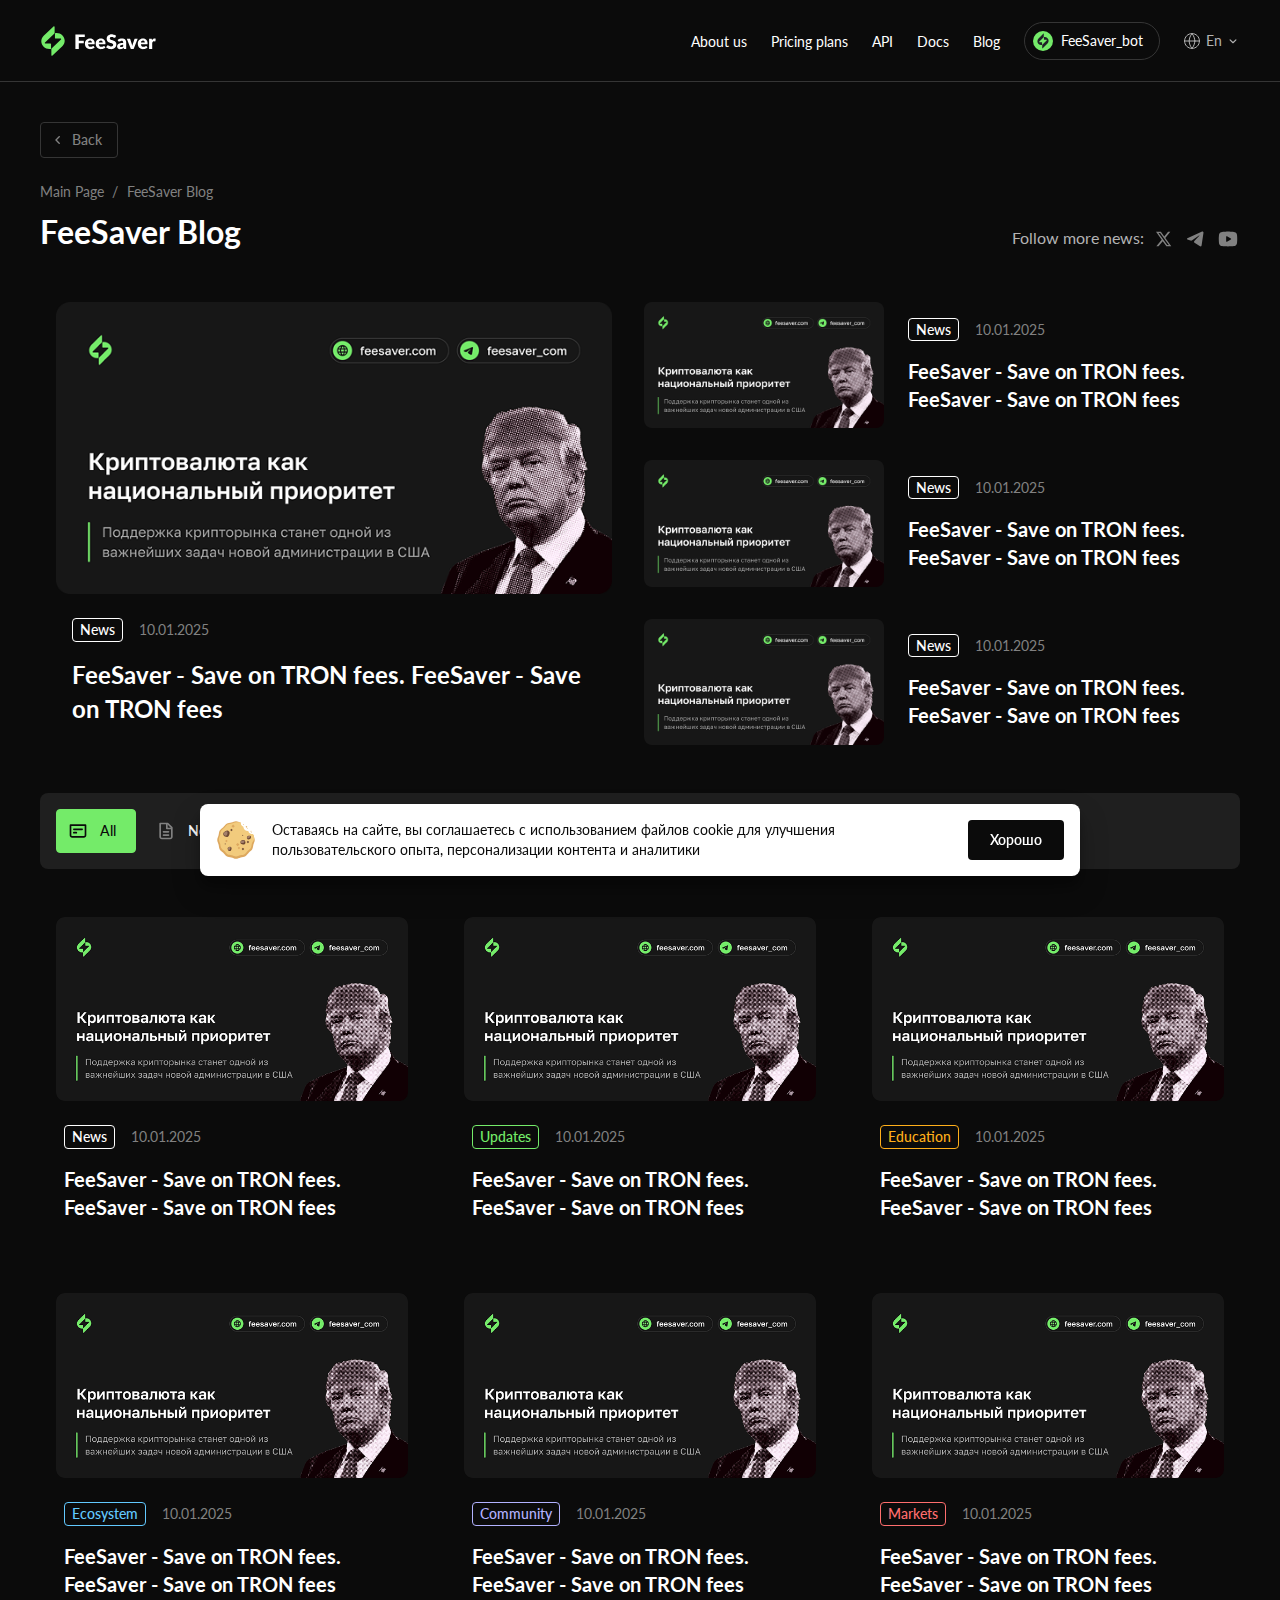
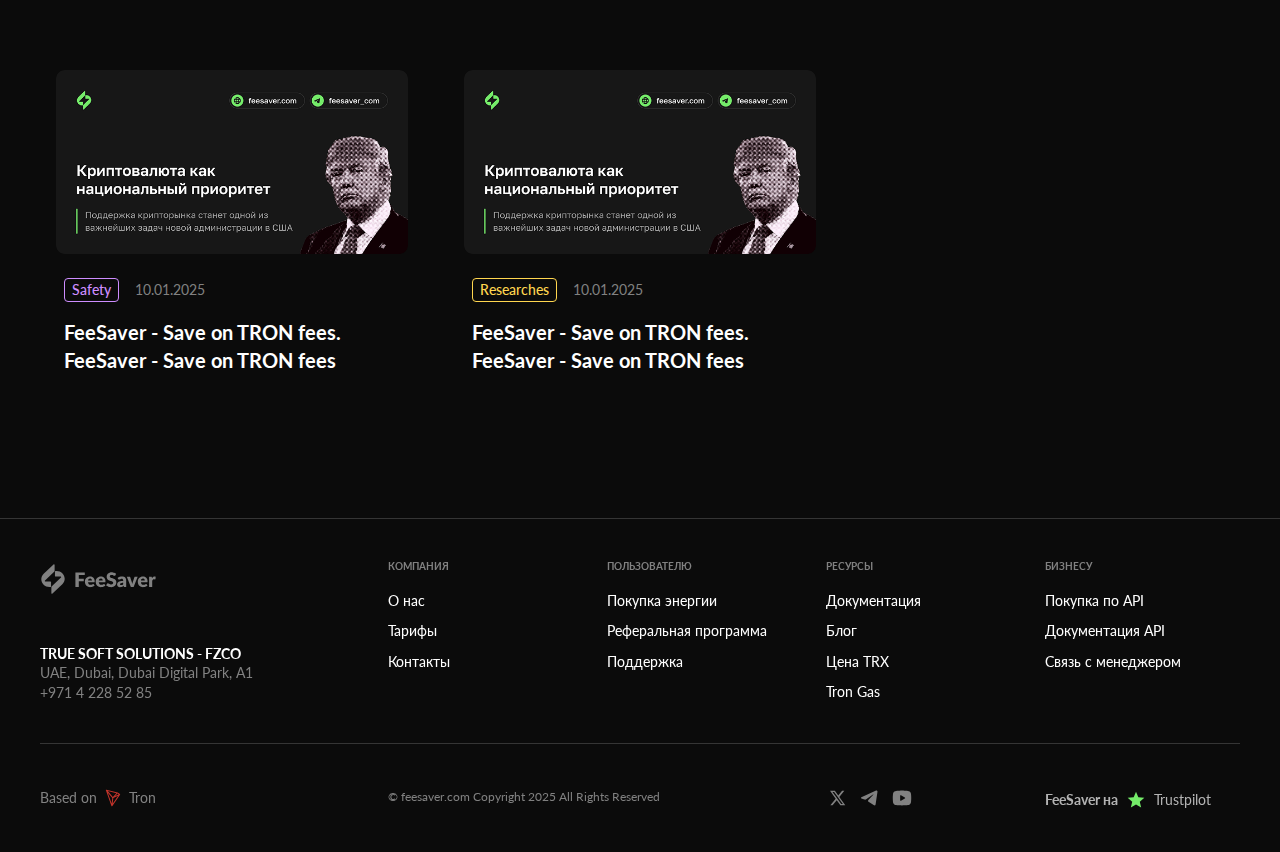
<file: blog.html>
<!DOCTYPE html>
<html lang="en">

<head>
  <meta charset="utf-8">
  <meta http-equiv="X-UA-Compatible" content="IE=edge">
  <title>FeeSaver Blog</title>
  <base href="/">
  <meta name="theme-color" content="#121212">
  <meta name="format-detection" content="telephone=no">
  <meta name="apple-mobile-web-app-status-bar-style" content="black-translucent">
  <meta name="viewport" content="width=device-width, viewport-fit=cover, user-scalable=no, initial-scale=1.0, maximum-scale=1.0, minimum-scale=1.0">
  <link rel="shortcut icon" href="/favicon.svg" type="image/x-icon">
  <link rel="apple-touch-icon" sizes="180x180" href="/apple-touch-icon.png">
  <link rel="icon" type="image/png" sizes="32x32" href="/favicon-32x32.png">
  <link rel="icon" type="image/png" sizes="16x16" href="/favicon-16x16.png">
  <link href="css/style.min.css" type="text/css" rel="stylesheet">
  <script src="js/vendor.min.js" defer></script>
  <script src="js/app.js" defer></script>
</head>

<body class="body">
  <script type="text/javascript">
       (function(m,e,t,r,i,k,a){m[i]=m[i]||function(){(m[i].a=m[i].a||[]).push(arguments)};
          m[i].l=1*new Date();
          for (var j = 0; j < document.scripts.length; j++) {if (document.scripts[j].src === r) { return; }}
          k=e.createElement(t),a=e.getElementsByTagName(t)[0],k.async=1,k.src=r,a.parentNode.insertBefore(k,a)})
      (window, document, "script", "https://mc.yandex.ru/metrika/tag.js", "ym");
       
      ym(99489613, "init", {
          clickmap:true,
          trackLinks:true,
          accurateTrackBounce:true,
          webvisor:true
      });
    </script>
  <noscript>
    <div>
      <img src="https://mc.yandex.ru/watch/99489613" style="position:absolute; left:-9999px;" alt="">
    </div>
  </noscript>
  <script async src="https://www.googletagmanager.com/gtag/js?id=G-HP763EG55X"></script>
  <script>
      window.dataLayer = window.dataLayer || [];
      function gtag(){dataLayer.push(arguments);}
      gtag('js', new Date());
      
      gtag('config', 'G-HP763EG55X');
    </script>
  <header class="header">
    <div class="container">
      <div class="header__inner">
        <a class="header__logo" href="/">
          <img src="img/icons/logo.svg" alt="FeeSaver">
        </a>
        <nav class="header__menu js-burgerMenu">
          <ul class="header__links">
            <li class="header__links-item">
              <a class="header__link" href="about.html">About us</a>
            </li>
            <li class="header__links-item">
              <a class="header__link" href="pricing.html">Pricing plans</a>
            </li>
            <li class="header__links-item">
              <a class="header__link" href="api.html">API </a>
            </li>
            <li class="header__links-item">
              <a class="header__link" href="https://feesaver.gitbook.io/docs" target="_blank">Docs</a>
            </li>
            <li class="header__links-item">
              <a class="header__link" href="blog.html">Blog</a>
            </li>
            <li class="header__links-item">
              <a class="header__tg" href="https://t.me/FeeSaver_bot" target="_blank" onclick="ym(99489613, 'reachGoal', 'join-telegram'); return true;" value="Заказать">
                <img src="img/icons/logo-mini.svg" alt="FeeSaver">
                <span>FeeSaver_bot</span>
              </a>
            </li>
          </ul>
        </nav>
        <div class="header__language">
          <button class="header__language-button js-languageButton" aria-expanded="false" aria-controls="language-list" aria-label="Select language">
            <span class="header__language-current js-languageCurrent">En</span>
          </button>
          <ul class="header__language-list js-languageList hidden" id="language-list" role="listbox" aria-labelledby="language-selector-label">
            <li class="header__language-item js-languageItem" data-language="ru" role="option" tabindex="0">Русский</li>
          </ul>
        </div>
        <button class="header__burger js-burgerOpener" type="button"></button>
      </div>
    </div>
  </header>
  <main class="main">
    <section class="blog">
      <div class="container">
        <button class="back js-backBtn" type="button">Back</button>
        <ul class="breadcrumbs">
          <li class="breadcrumb">
            <a href="/">Main Page</a>
          </li>
          <li class="breadcrumb">FeeSaver Blog</li>
        </ul>
        <div class="blog-header">
          <h1 class="blog__title">FeeSaver Blog</h1>
          <div class="blog__socials">
            <span>Follow more news:</span>
            <ul class="blog__socials-list socials">
              <li class="blog__socials-item">
                <a class="social social--x" href="https://x.com/feesaver_com" target="_blank" aria-label="FeeSaver X"></a>
              </li>
              <li class="blog__socials-item">
                <a class="social social--telegram" href="https://t.me/feesaver_ann" target="_blank" aria-label="FeeSaver Telegram"></a>
              </li>
              <li class="blog__socials-item">
                <a class="social social--youtube" href="https://www.youtube.com/@FeeSaver" target="_blank" aria-label="FeeSaver YouTube"></a>
              </li>
            </ul>
          </div>
        </div>
        <ul class="blog__articles">
          <li class="blog__article-item">
            <a class="blog__article" href="article.html">
              <div class="blog__article-img">
                <img src="img/article/article-new.png" alt="Article Image">
              </div>
              <div class="blog__article-inner">
                <div class="blog__article-info">
                  <div class="blog__article-tag">News</div>
                  <time class="blog__article-date" datetime="2021-01-10">10.01.2025</time>
                </div>
                <h4 class="blog__article-title">FeeSaver - Save on TRON fees. FeeSaver - Save on TRON fees</h4>
              </div>
            </a>
          </li>
          <li class="blog__article-item">
            <a class="blog__article" href="article.html">
              <div class="blog__article-img">
                <img src="img/article/article-new.png" alt="Article Image">
              </div>
              <div class="blog__article-inner">
                <div class="blog__article-info">
                  <div class="blog__article-tag">News</div>
                  <time class="blog__article-date" datetime="2021-01-10">10.01.2025</time>
                </div>
                <h4 class="blog__article-title">FeeSaver - Save on TRON fees. FeeSaver - Save on TRON fees</h4>
              </div>
            </a>
          </li>
          <li class="blog__article-item">
            <a class="blog__article" href="article.html">
              <div class="blog__article-img">
                <img src="img/article/article-new.png" alt="Article Image">
              </div>
              <div class="blog__article-inner">
                <div class="blog__article-info">
                  <div class="blog__article-tag">News</div>
                  <time class="blog__article-date" datetime="2021-01-10">10.01.2025</time>
                </div>
                <h4 class="blog__article-title">FeeSaver - Save on TRON fees. FeeSaver - Save on TRON fees</h4>
              </div>
            </a>
          </li>
          <li class="blog__article-item">
            <a class="blog__article" href="article.html">
              <div class="blog__article-img">
                <img src="img/article/article-new.png" alt="Article Image">
              </div>
              <div class="blog__article-inner">
                <div class="blog__article-info">
                  <div class="blog__article-tag">News</div>
                  <time class="blog__article-date" datetime="2021-01-10">10.01.2025</time>
                </div>
                <h4 class="blog__article-title">FeeSaver - Save on TRON fees. FeeSaver - Save on TRON fees</h4>
              </div>
            </a>
          </li>
        </ul>
        <div class="blog__categories">
          <ul class="blog__categories-inner">
            <li class="blog__category">
              <a class="active" href="#">
                <span class="icon" style="mask-image: url(img/icons/articles.svg)"></span>All
              </a>
            </li>
            <li class="blog__category">
              <a href="#">
                <span class="icon" style="mask-image: url(img/icons/history.svg)"></span>News
              </a>
            </li>
            <li class="blog__category">
              <a href="#">
                <span class="icon" style="mask-image: url(img/icons/settings.svg)"></span>Updates
              </a>
            </li>
          </ul>
        </div>
        <ul class="blog__articles blog__articles--equally">
          <li class="blog__article-item">
            <a class="blog__article" href="article.html">
              <div class="blog__article-img">
                <img src="img/article/article-new.png" alt="Article Image">
              </div>
              <div class="blog__article-inner">
                <div class="blog__article-info">
                  <div class="blog__article-tag">News</div>
                  <time class="blog__article-date" datetime="2021-01-10">10.01.2025</time>
                </div>
                <h4 class="blog__article-title">FeeSaver - Save on TRON fees. FeeSaver - Save on TRON fees</h4>
              </div>
            </a>
          </li>
          <li class="blog__article-item">
            <a class="blog__article" href="article.html">
              <div class="blog__article-img">
                <img src="img/article/article-new.png" alt="Article Image">
              </div>
              <div class="blog__article-inner">
                <div class="blog__article-info">
                  <div class="blog__article-tag green">Updates</div>
                  <time class="blog__article-date" datetime="2021-01-10">10.01.2025</time>
                </div>
                <h4 class="blog__article-title">FeeSaver - Save on TRON fees. FeeSaver - Save on TRON fees</h4>
              </div>
            </a>
          </li>
          <li class="blog__article-item">
            <a class="blog__article" href="article.html">
              <div class="blog__article-img">
                <img src="img/article/article-new.png" alt="Article Image">
              </div>
              <div class="blog__article-inner">
                <div class="blog__article-info">
                  <div class="blog__article-tag orange">Education</div>
                  <time class="blog__article-date" datetime="2021-01-10">10.01.2025</time>
                </div>
                <h4 class="blog__article-title">FeeSaver - Save on TRON fees. FeeSaver - Save on TRON fees</h4>
              </div>
            </a>
          </li>
          <li class="blog__article-item">
            <a class="blog__article" href="article.html">
              <div class="blog__article-img">
                <img src="img/article/article-new.png" alt="Article Image">
              </div>
              <div class="blog__article-inner">
                <div class="blog__article-info">
                  <div class="blog__article-tag blue">Ecosystem</div>
                  <time class="blog__article-date" datetime="2021-01-10">10.01.2025</time>
                </div>
                <h4 class="blog__article-title">FeeSaver - Save on TRON fees. FeeSaver - Save on TRON fees</h4>
              </div>
            </a>
          </li>
          <li class="blog__article-item">
            <a class="blog__article" href="article.html">
              <div class="blog__article-img">
                <img src="img/article/article-new.png" alt="Article Image">
              </div>
              <div class="blog__article-inner">
                <div class="blog__article-info">
                  <div class="blog__article-tag blue-purple">Community</div>
                  <time class="blog__article-date" datetime="2021-01-10">10.01.2025</time>
                </div>
                <h4 class="blog__article-title">FeeSaver - Save on TRON fees. FeeSaver - Save on TRON fees</h4>
              </div>
            </a>
          </li>
          <li class="blog__article-item">
            <a class="blog__article" href="article.html">
              <div class="blog__article-img">
                <img src="img/article/article-new.png" alt="Article Image">
              </div>
              <div class="blog__article-inner">
                <div class="blog__article-info">
                  <div class="blog__article-tag red">Markets</div>
                  <time class="blog__article-date" datetime="2021-01-10">10.01.2025</time>
                </div>
                <h4 class="blog__article-title">FeeSaver - Save on TRON fees. FeeSaver - Save on TRON fees</h4>
              </div>
            </a>
          </li>
          <li class="blog__article-item">
            <a class="blog__article" href="article.html">
              <div class="blog__article-img">
                <img src="img/article/article-new.png" alt="Article Image">
              </div>
              <div class="blog__article-inner">
                <div class="blog__article-info">
                  <div class="blog__article-tag violet">Safety</div>
                  <time class="blog__article-date" datetime="2021-01-10">10.01.2025</time>
                </div>
                <h4 class="blog__article-title">FeeSaver - Save on TRON fees. FeeSaver - Save on TRON fees</h4>
              </div>
            </a>
          </li>
          <li class="blog__article-item">
            <a class="blog__article" href="article.html">
              <div class="blog__article-img">
                <img src="img/article/article-new.png" alt="Article Image">
              </div>
              <div class="blog__article-inner">
                <div class="blog__article-info">
                  <div class="blog__article-tag yellow">Researches</div>
                  <time class="blog__article-date" datetime="2021-01-10">10.01.2025</time>
                </div>
                <h4 class="blog__article-title">FeeSaver - Save on TRON fees. FeeSaver - Save on TRON fees</h4>
              </div>
            </a>
          </li>
        </ul>
      </div>
    </section>
    <button class="scroll-btn js-scrollUp" type="button">Go up</button>
  </main>
  <footer class="footer">
    <div class="container">
      <div class="footer-inner">
        <div class="footer-head">
          <div class="footer__logo">
            <img src="img/icons/logo-gray.svg" alt="FeeSaver">
          </div>
          <ul class="footer__socials socials">
            <li>
              <a class="social social--x" href="https://x.com/feesaver_com" target="_blank" aria-label="FeeSaver X"></a>
            </li>
            <li>
              <a class="social social--telegram" href="https://t.me/feesaver_ann" target="_blank" aria-label="FeeSaver Telegram"></a>
            </li>
            <li>
              <a class="social social--youtube" href="https://www.youtube.com/@FeeSaver" target="_blank" aria-label="FeeSaver YouTube"></a>
            </li>
          </ul>
          <div class="footer__details footer__details--tablet">
            <b>TRUE SOFT SOLUTIONS - FZCO</b>
            <span>UAE, Dubai, Dubai Digital Park, А1</span>
            <a href="tel:+97142285285">+971 4 228 52 85</a>
          </div>
          <a class="footer__trustpilot footer__trustpilot--tablet" href="https://www.trustpilot.com/review/feesaver.com" target="_blank">
            <b>FeeSaver на</b>
            <img src="img/icons/star.svg" alt="">
            <span>Trustpilot</span>
          </a>
        </div>
        <div class="footer__links">
          <div class="footer__links-box js-footerLinksBox">
            <div class="footer__links-toggle js-footerLinksToggle">Компания</div>
            <ul class="footer__links-list js-footerLinksList">
              <li class="footer__link">
                <a href="about.html">О нас</a>
              </li>
              <li class="footer__link">
                <a href="pricing.html">Тарифы</a>
              </li>
              <li class="footer__link">
                <a href="contact.html">Контакты</a>
              </li>
            </ul>
          </div>
          <div class="footer__links-box js-footerLinksBox">
            <div class="footer__links-toggle js-footerLinksToggle">Пользователю</div>
            <ul class="footer__links-list js-footerLinksList">
              <li class="footer__link">
                <a href="https://t.me/FeeSaver_bot" target="_blank" onclick="ym(99489613, 'reachGoal', 'join-telegram'); return true;" value="Заказать">Покупка энергии</a>
              </li>
              <li class="footer__link">
                <a href="referral.html">Реферальная программа</a>
              </li>
              <li class="footer__link">
                <a href="https://t.me/FeeSaver_support" target="_blank">Поддержка</a>
              </li>
            </ul>
          </div>
          <div class="footer__links-box js-footerLinksBox">
            <div class="footer__links-toggle js-footerLinksToggle">Ресурсы</div>
            <ul class="footer__links-list js-footerLinksList">
              <li class="footer__link">
                <a href="https://feesaver.gitbook.io/docs" target="_blank">Документация</a>
              </li>
              <li class="footer__link">
                <a href="blog.html">Блог</a>
              </li>
              <li class="footer__link">
                <a href="price.html">Цена TRX</a>
              </li>
              <li class="footer__link">
                <a href="commission.html">Tron Gas</a>
              </li>
            </ul>
          </div>
          <div class="footer__links-box js-footerLinksBox">
            <div class="footer__links-toggle js-footerLinksToggle">Бизнесу</div>
            <ul class="footer__links-list js-footerLinksList">
              <li class="footer__link">
                <a href="api.html">Покупка по API </a>
              </li>
              <li class="footer__link">
                <a href="https://api.feesaver.com/swagger/index.html" target="_blank" onclick="ym(99489613, 'reachGoal', 'api-docs'); return true;" value="Заказать">Документация API</a>
              </li>
              <li class="footer__link">
                <a href="https://t.me/FeeSaver_manager" target="_blank">Связь с менеджером</a>
              </li>
            </ul>
          </div>
        </div>
        <div class="footer-info">
          <div class="footer__details">
            <b>TRUE SOFT SOLUTIONS - FZCO</b>
            <span>UAE, Dubai, Dubai Digital Park, А1</span>
            <a href="tel:+97142285285">+971 4 228 52 85</a>
          </div>
          <div class="footer__copyright">© feesaver.com Copyright 2025
            <br>All Rights Reserved
          </div>
          <div class="footer__tron">
            <span>Based on </span>
            <img src="img/icons/tron.svg" alt="Tron">
            <span>Tron</span>
          </div>
          <ul class="footer__socials footer__socials--tablet socials">
            <li>
              <a class="social social--x" href="https://x.com/feesaver_com" target="_blank" aria-label="FeeSaver X"></a>
            </li>
            <li>
              <a class="social social--telegram" href="https://t.me/feesaver_ann" target="_blank" aria-label="FeeSaver Telegram"></a>
            </li>
            <li>
              <a class="social social--youtube" href="https://www.youtube.com/@FeeSaver" target="_blank" aria-label="FeeSaver YouTube"></a>
            </li>
          </ul>
          <a class="footer__trustpilot" href="https://www.trustpilot.com/review/feesaver.com" target="_blank">
            <b>FeeSaver на</b>
            <img src="img/icons/star.svg" alt="">
            <span>Trustpilot</span>
          </a>
        </div>
      </div>
    </div>
  </footer>
  <div class="cookie js-cookie">
    <div class="cookie-inner">
      <p class="cookie__text">Оставаясь на сайте, вы соглашаетесь с использованием файлов cookie для улучшения пользовательского опыта, персонализации контента и аналитики</p>
      <button class="cookie__btn" type="button">Хорошо</button>
      <div class="cookie__img">
        <img src="img/icons/cookie.svg" alt="Cookie">
      </div>
    </div>
  </div>
</body>

</html>
</file>
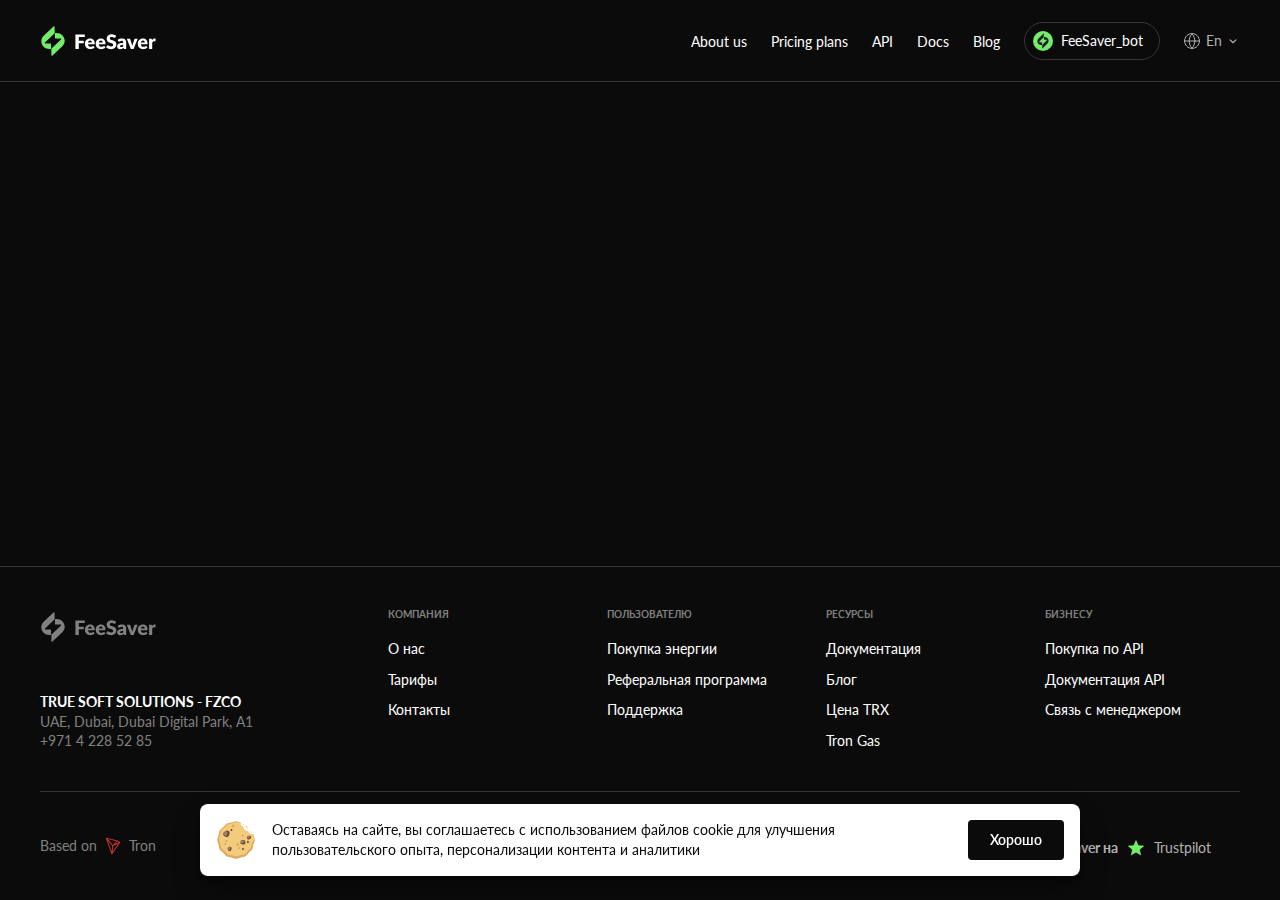
<file: commission.html>
<!DOCTYPE html>
<html lang="en">

<head>
  <meta charset="utf-8">
  <meta http-equiv="X-UA-Compatible" content="IE=edge">
  <title>Commission history</title>
  <base href="/">
  <meta name="theme-color" content="#121212">
  <meta name="format-detection" content="telephone=no">
  <meta name="apple-mobile-web-app-status-bar-style" content="black-translucent">
  <meta name="viewport" content="width=device-width, viewport-fit=cover, user-scalable=no, initial-scale=1.0, maximum-scale=1.0, minimum-scale=1.0">
  <link rel="shortcut icon" href="/favicon.svg" type="image/x-icon">
  <link rel="apple-touch-icon" sizes="180x180" href="/apple-touch-icon.png">
  <link rel="icon" type="image/png" sizes="32x32" href="/favicon-32x32.png">
  <link rel="icon" type="image/png" sizes="16x16" href="/favicon-16x16.png">
  <link href="css/style.min.css" type="text/css" rel="stylesheet">
  <script src="js/vendor.min.js" defer></script>
  <script src="js/app.js" defer></script>
</head>

<body class="body">
  <script type="text/javascript">
       (function(m,e,t,r,i,k,a){m[i]=m[i]||function(){(m[i].a=m[i].a||[]).push(arguments)};
          m[i].l=1*new Date();
          for (var j = 0; j < document.scripts.length; j++) {if (document.scripts[j].src === r) { return; }}
          k=e.createElement(t),a=e.getElementsByTagName(t)[0],k.async=1,k.src=r,a.parentNode.insertBefore(k,a)})
      (window, document, "script", "https://mc.yandex.ru/metrika/tag.js", "ym");
       
      ym(99489613, "init", {
          clickmap:true,
          trackLinks:true,
          accurateTrackBounce:true,
          webvisor:true
      });
    </script>
  <noscript>
    <div>
      <img src="https://mc.yandex.ru/watch/99489613" style="position:absolute; left:-9999px;" alt="">
    </div>
  </noscript>
  <script async src="https://www.googletagmanager.com/gtag/js?id=G-HP763EG55X"></script>
  <script>
      window.dataLayer = window.dataLayer || [];
      function gtag(){dataLayer.push(arguments);}
      gtag('js', new Date());
      
      gtag('config', 'G-HP763EG55X');
    </script>
  <header class="header">
    <div class="container">
      <div class="header__inner">
        <a class="header__logo" href="/">
          <img src="img/icons/logo.svg" alt="FeeSaver">
        </a>
        <nav class="header__menu js-burgerMenu">
          <ul class="header__links">
            <li class="header__links-item">
              <a class="header__link" href="about.html">About us</a>
            </li>
            <li class="header__links-item">
              <a class="header__link" href="pricing.html">Pricing plans</a>
            </li>
            <li class="header__links-item">
              <a class="header__link" href="api.html">API </a>
            </li>
            <li class="header__links-item">
              <a class="header__link" href="https://feesaver.gitbook.io/docs" target="_blank">Docs</a>
            </li>
            <li class="header__links-item">
              <a class="header__link" href="blog.html">Blog</a>
            </li>
            <li class="header__links-item">
              <a class="header__tg" href="https://t.me/FeeSaver_bot" target="_blank" onclick="ym(99489613, 'reachGoal', 'join-telegram'); return true;" value="Заказать">
                <img src="img/icons/logo-mini.svg" alt="FeeSaver">
                <span>FeeSaver_bot</span>
              </a>
            </li>
          </ul>
        </nav>
        <div class="header__language">
          <button class="header__language-button js-languageButton" aria-expanded="false" aria-controls="language-list" aria-label="Select language">
            <span class="header__language-current js-languageCurrent">En</span>
          </button>
          <ul class="header__language-list js-languageList hidden" id="language-list" role="listbox" aria-labelledby="language-selector-label">
            <li class="header__language-item js-languageItem" data-language="ru" role="option" tabindex="0">Русский</li>
          </ul>
        </div>
        <button class="header__burger js-burgerOpener" type="button"></button>
      </div>
    </div>
  </header>
  <main class="main"></main>
  <footer class="footer">
    <div class="container">
      <div class="footer-inner">
        <div class="footer-head">
          <div class="footer__logo">
            <img src="img/icons/logo-gray.svg" alt="FeeSaver">
          </div>
          <ul class="footer__socials socials">
            <li>
              <a class="social social--x" href="https://x.com/feesaver_com" target="_blank" aria-label="FeeSaver X"></a>
            </li>
            <li>
              <a class="social social--telegram" href="https://t.me/feesaver_ann" target="_blank" aria-label="FeeSaver Telegram"></a>
            </li>
            <li>
              <a class="social social--youtube" href="https://www.youtube.com/@FeeSaver" target="_blank" aria-label="FeeSaver YouTube"></a>
            </li>
          </ul>
          <div class="footer__details footer__details--tablet">
            <b>TRUE SOFT SOLUTIONS - FZCO</b>
            <span>UAE, Dubai, Dubai Digital Park, А1</span>
            <a href="tel:+97142285285">+971 4 228 52 85</a>
          </div>
          <a class="footer__trustpilot footer__trustpilot--tablet" href="https://www.trustpilot.com/review/feesaver.com" target="_blank">
            <b>FeeSaver на</b>
            <img src="img/icons/star.svg" alt="">
            <span>Trustpilot</span>
          </a>
        </div>
        <div class="footer__links">
          <div class="footer__links-box js-footerLinksBox">
            <div class="footer__links-toggle js-footerLinksToggle">Компания</div>
            <ul class="footer__links-list js-footerLinksList">
              <li class="footer__link">
                <a href="about.html">О нас</a>
              </li>
              <li class="footer__link">
                <a href="pricing.html">Тарифы</a>
              </li>
              <li class="footer__link">
                <a href="contact.html">Контакты</a>
              </li>
            </ul>
          </div>
          <div class="footer__links-box js-footerLinksBox">
            <div class="footer__links-toggle js-footerLinksToggle">Пользователю</div>
            <ul class="footer__links-list js-footerLinksList">
              <li class="footer__link">
                <a href="https://t.me/FeeSaver_bot" target="_blank" onclick="ym(99489613, 'reachGoal', 'join-telegram'); return true;" value="Заказать">Покупка энергии</a>
              </li>
              <li class="footer__link">
                <a href="referral.html">Реферальная программа</a>
              </li>
              <li class="footer__link">
                <a href="https://t.me/FeeSaver_support" target="_blank">Поддержка</a>
              </li>
            </ul>
          </div>
          <div class="footer__links-box js-footerLinksBox">
            <div class="footer__links-toggle js-footerLinksToggle">Ресурсы</div>
            <ul class="footer__links-list js-footerLinksList">
              <li class="footer__link">
                <a href="https://feesaver.gitbook.io/docs" target="_blank">Документация</a>
              </li>
              <li class="footer__link">
                <a href="blog.html">Блог</a>
              </li>
              <li class="footer__link">
                <a href="price.html">Цена TRX</a>
              </li>
              <li class="footer__link">
                <a href="commission.html">Tron Gas</a>
              </li>
            </ul>
          </div>
          <div class="footer__links-box js-footerLinksBox">
            <div class="footer__links-toggle js-footerLinksToggle">Бизнесу</div>
            <ul class="footer__links-list js-footerLinksList">
              <li class="footer__link">
                <a href="api.html">Покупка по API </a>
              </li>
              <li class="footer__link">
                <a href="https://api.feesaver.com/swagger/index.html" target="_blank" onclick="ym(99489613, 'reachGoal', 'api-docs'); return true;" value="Заказать">Документация API</a>
              </li>
              <li class="footer__link">
                <a href="https://t.me/FeeSaver_manager" target="_blank">Связь с менеджером</a>
              </li>
            </ul>
          </div>
        </div>
        <div class="footer-info">
          <div class="footer__details">
            <b>TRUE SOFT SOLUTIONS - FZCO</b>
            <span>UAE, Dubai, Dubai Digital Park, А1</span>
            <a href="tel:+97142285285">+971 4 228 52 85</a>
          </div>
          <div class="footer__copyright">© feesaver.com Copyright 2025
            <br>All Rights Reserved
          </div>
          <div class="footer__tron">
            <span>Based on </span>
            <img src="img/icons/tron.svg" alt="Tron">
            <span>Tron</span>
          </div>
          <ul class="footer__socials footer__socials--tablet socials">
            <li>
              <a class="social social--x" href="https://x.com/feesaver_com" target="_blank" aria-label="FeeSaver X"></a>
            </li>
            <li>
              <a class="social social--telegram" href="https://t.me/feesaver_ann" target="_blank" aria-label="FeeSaver Telegram"></a>
            </li>
            <li>
              <a class="social social--youtube" href="https://www.youtube.com/@FeeSaver" target="_blank" aria-label="FeeSaver YouTube"></a>
            </li>
          </ul>
          <a class="footer__trustpilot" href="https://www.trustpilot.com/review/feesaver.com" target="_blank">
            <b>FeeSaver на</b>
            <img src="img/icons/star.svg" alt="">
            <span>Trustpilot</span>
          </a>
        </div>
      </div>
    </div>
  </footer>
  <div class="cookie js-cookie">
    <div class="cookie-inner">
      <p class="cookie__text">Оставаясь на сайте, вы соглашаетесь с использованием файлов cookie для улучшения пользовательского опыта, персонализации контента и аналитики</p>
      <button class="cookie__btn" type="button">Хорошо</button>
      <div class="cookie__img">
        <img src="img/icons/cookie.svg" alt="Cookie">
      </div>
    </div>
  </div>
</body>

</html>
</file>
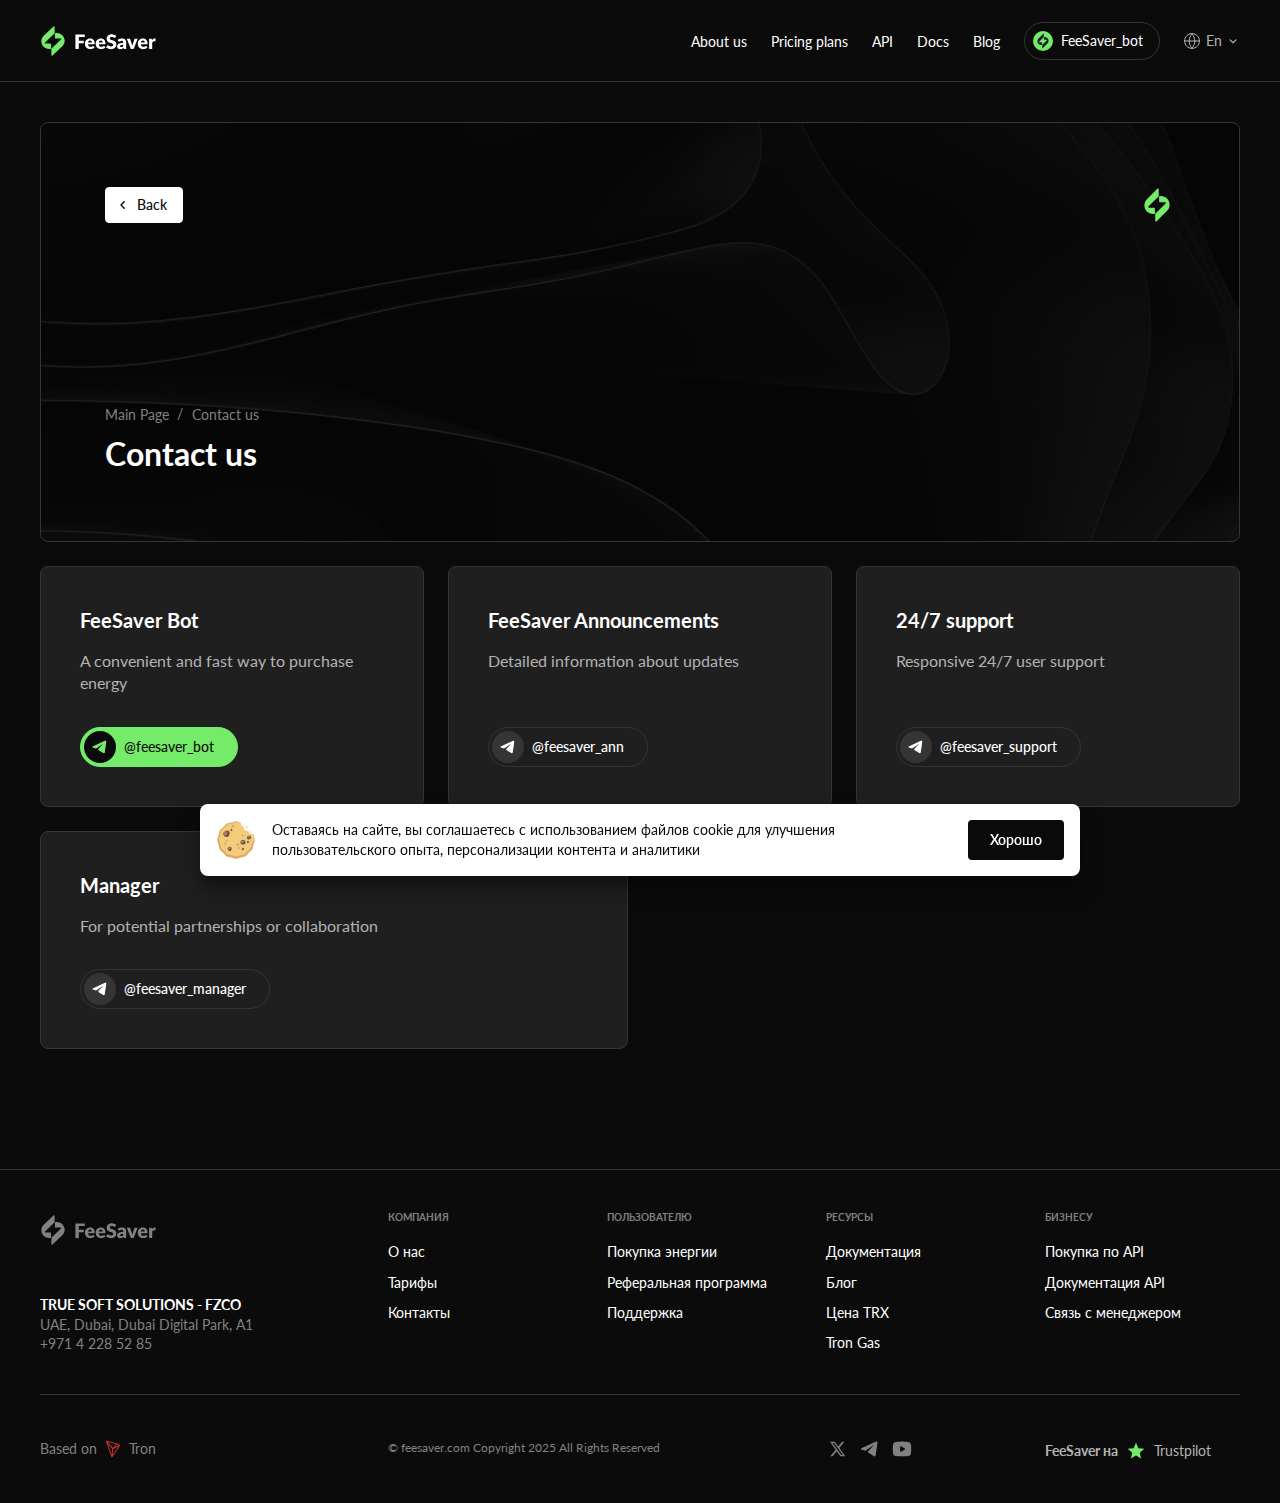
<file: contact.html>
<!DOCTYPE html>
<html lang="en">

<head>
  <meta charset="utf-8">
  <meta http-equiv="X-UA-Compatible" content="IE=edge">
  <title>Contact us</title>
  <base href="/">
  <meta name="theme-color" content="#121212">
  <meta name="format-detection" content="telephone=no">
  <meta name="apple-mobile-web-app-status-bar-style" content="black-translucent">
  <meta name="viewport" content="width=device-width, viewport-fit=cover, user-scalable=no, initial-scale=1.0, maximum-scale=1.0, minimum-scale=1.0">
  <link rel="shortcut icon" href="/favicon.svg" type="image/x-icon">
  <link rel="apple-touch-icon" sizes="180x180" href="/apple-touch-icon.png">
  <link rel="icon" type="image/png" sizes="32x32" href="/favicon-32x32.png">
  <link rel="icon" type="image/png" sizes="16x16" href="/favicon-16x16.png">
  <link href="css/style.min.css" type="text/css" rel="stylesheet">
  <script src="js/vendor.min.js" defer></script>
  <script src="js/app.js" defer></script>
</head>

<body class="body">
  <script type="text/javascript">
       (function(m,e,t,r,i,k,a){m[i]=m[i]||function(){(m[i].a=m[i].a||[]).push(arguments)};
          m[i].l=1*new Date();
          for (var j = 0; j < document.scripts.length; j++) {if (document.scripts[j].src === r) { return; }}
          k=e.createElement(t),a=e.getElementsByTagName(t)[0],k.async=1,k.src=r,a.parentNode.insertBefore(k,a)})
      (window, document, "script", "https://mc.yandex.ru/metrika/tag.js", "ym");
       
      ym(99489613, "init", {
          clickmap:true,
          trackLinks:true,
          accurateTrackBounce:true,
          webvisor:true
      });
    </script>
  <noscript>
    <div>
      <img src="https://mc.yandex.ru/watch/99489613" style="position:absolute; left:-9999px;" alt="">
    </div>
  </noscript>
  <script async src="https://www.googletagmanager.com/gtag/js?id=G-HP763EG55X"></script>
  <script>
      window.dataLayer = window.dataLayer || [];
      function gtag(){dataLayer.push(arguments);}
      gtag('js', new Date());
      
      gtag('config', 'G-HP763EG55X');
    </script>
  <header class="header">
    <div class="container">
      <div class="header__inner">
        <a class="header__logo" href="/">
          <img src="img/icons/logo.svg" alt="FeeSaver">
        </a>
        <nav class="header__menu js-burgerMenu">
          <ul class="header__links">
            <li class="header__links-item">
              <a class="header__link" href="about.html">About us</a>
            </li>
            <li class="header__links-item">
              <a class="header__link" href="pricing.html">Pricing plans</a>
            </li>
            <li class="header__links-item">
              <a class="header__link" href="api.html">API </a>
            </li>
            <li class="header__links-item">
              <a class="header__link" href="https://feesaver.gitbook.io/docs" target="_blank">Docs</a>
            </li>
            <li class="header__links-item">
              <a class="header__link" href="blog.html">Blog</a>
            </li>
            <li class="header__links-item">
              <a class="header__tg" href="https://t.me/FeeSaver_bot" target="_blank" onclick="ym(99489613, 'reachGoal', 'join-telegram'); return true;" value="Заказать">
                <img src="img/icons/logo-mini.svg" alt="FeeSaver">
                <span>FeeSaver_bot</span>
              </a>
            </li>
          </ul>
        </nav>
        <div class="header__language">
          <button class="header__language-button js-languageButton" aria-expanded="false" aria-controls="language-list" aria-label="Select language">
            <span class="header__language-current js-languageCurrent">En</span>
          </button>
          <ul class="header__language-list js-languageList hidden" id="language-list" role="listbox" aria-labelledby="language-selector-label">
            <li class="header__language-item js-languageItem" data-language="ru" role="option" tabindex="0">Русский</li>
          </ul>
        </div>
        <button class="header__burger js-burgerOpener" type="button"></button>
      </div>
    </div>
  </header>
  <main class="main">
    <section class="contact">
      <div class="container">
        <div class="banner js-banner">
          <div class="banner-header">
            <button class="back js-backBtn" type="button">Back</button>
            <div class="banner__logo">
              <img src="img/icons/logo-transparent.svg" alt="">
            </div>
          </div>
          <div class="banner-inner">
            <ul class="breadcrumbs">
              <li class="breadcrumb">
                <a href="/">Main Page</a>
              </li>
              <li class="breadcrumb">Contact us</li>
            </ul>
            <h1 class="banner__title">Contact us</h1>
          </div>
        </div>
        <ul class="contact-list">
          <li class="contact__item">
            <h5 class="contact__title">FeeSaver Bot</h5>
            <p class="contact__text">A convenient and fast way to purchase energy</p>
            <a class="contact__link contact__link--accent" href="https://t.me/FeeSaver_bot" target="_blank">@feesaver_bot</a>
          </li>
          <!--li.contact__item
            h5.contact__title FeeSaver Channel
            p.contact__text News and useful information about our service
            a(href="https://t.me/feesaver_com" target="_blank").contact__link.contact__link--accent2 @feesaver_com
            -->
          <li class="contact__item">
            <h5 class="contact__title">FeeSaver Announcements</h5>
            <p class="contact__text">Detailed information about updates</p>
            <a class="contact__link" href="https://t.me/feesaver_ann" target="_blank">@feesaver_ann</a>
          </li>
          <li class="contact__item">
            <h5 class="contact__title">24/7 support</h5>
            <p class="contact__text">Responsive 24/7 user support</p>
            <a class="contact__link" href="https://t.me/FeeSaver_support" target="_blank">@feesaver_support</a>
          </li>
          <li class="contact__item">
            <h5 class="contact__title">Manager</h5>
            <p class="contact__text">For potential partnerships or collaboration</p>
            <a class="contact__link" href="https://t.me/FeeSaver_manager" target="_blank">@feesaver_manager</a>
          </li>
        </ul>
      </div>
    </section>
  </main>
  <footer class="footer">
    <div class="container">
      <div class="footer-inner">
        <div class="footer-head">
          <div class="footer__logo">
            <img src="img/icons/logo-gray.svg" alt="FeeSaver">
          </div>
          <ul class="footer__socials socials">
            <li>
              <a class="social social--x" href="https://x.com/feesaver_com" target="_blank" aria-label="FeeSaver X"></a>
            </li>
            <li>
              <a class="social social--telegram" href="https://t.me/feesaver_ann" target="_blank" aria-label="FeeSaver Telegram"></a>
            </li>
            <li>
              <a class="social social--youtube" href="https://www.youtube.com/@FeeSaver" target="_blank" aria-label="FeeSaver YouTube"></a>
            </li>
          </ul>
          <div class="footer__details footer__details--tablet">
            <b>TRUE SOFT SOLUTIONS - FZCO</b>
            <span>UAE, Dubai, Dubai Digital Park, А1</span>
            <a href="tel:+97142285285">+971 4 228 52 85</a>
          </div>
          <a class="footer__trustpilot footer__trustpilot--tablet" href="https://www.trustpilot.com/review/feesaver.com" target="_blank">
            <b>FeeSaver на</b>
            <img src="img/icons/star.svg" alt="">
            <span>Trustpilot</span>
          </a>
        </div>
        <div class="footer__links">
          <div class="footer__links-box js-footerLinksBox">
            <div class="footer__links-toggle js-footerLinksToggle">Компания</div>
            <ul class="footer__links-list js-footerLinksList">
              <li class="footer__link">
                <a href="about.html">О нас</a>
              </li>
              <li class="footer__link">
                <a href="pricing.html">Тарифы</a>
              </li>
              <li class="footer__link">
                <a href="contact.html">Контакты</a>
              </li>
            </ul>
          </div>
          <div class="footer__links-box js-footerLinksBox">
            <div class="footer__links-toggle js-footerLinksToggle">Пользователю</div>
            <ul class="footer__links-list js-footerLinksList">
              <li class="footer__link">
                <a href="https://t.me/FeeSaver_bot" target="_blank" onclick="ym(99489613, 'reachGoal', 'join-telegram'); return true;" value="Заказать">Покупка энергии</a>
              </li>
              <li class="footer__link">
                <a href="referral.html">Реферальная программа</a>
              </li>
              <li class="footer__link">
                <a href="https://t.me/FeeSaver_support" target="_blank">Поддержка</a>
              </li>
            </ul>
          </div>
          <div class="footer__links-box js-footerLinksBox">
            <div class="footer__links-toggle js-footerLinksToggle">Ресурсы</div>
            <ul class="footer__links-list js-footerLinksList">
              <li class="footer__link">
                <a href="https://feesaver.gitbook.io/docs" target="_blank">Документация</a>
              </li>
              <li class="footer__link">
                <a href="blog.html">Блог</a>
              </li>
              <li class="footer__link">
                <a href="price.html">Цена TRX</a>
              </li>
              <li class="footer__link">
                <a href="commission.html">Tron Gas</a>
              </li>
            </ul>
          </div>
          <div class="footer__links-box js-footerLinksBox">
            <div class="footer__links-toggle js-footerLinksToggle">Бизнесу</div>
            <ul class="footer__links-list js-footerLinksList">
              <li class="footer__link">
                <a href="api.html">Покупка по API </a>
              </li>
              <li class="footer__link">
                <a href="https://api.feesaver.com/swagger/index.html" target="_blank" onclick="ym(99489613, 'reachGoal', 'api-docs'); return true;" value="Заказать">Документация API</a>
              </li>
              <li class="footer__link">
                <a href="https://t.me/FeeSaver_manager" target="_blank">Связь с менеджером</a>
              </li>
            </ul>
          </div>
        </div>
        <div class="footer-info">
          <div class="footer__details">
            <b>TRUE SOFT SOLUTIONS - FZCO</b>
            <span>UAE, Dubai, Dubai Digital Park, А1</span>
            <a href="tel:+97142285285">+971 4 228 52 85</a>
          </div>
          <div class="footer__copyright">© feesaver.com Copyright 2025
            <br>All Rights Reserved
          </div>
          <div class="footer__tron">
            <span>Based on </span>
            <img src="img/icons/tron.svg" alt="Tron">
            <span>Tron</span>
          </div>
          <ul class="footer__socials footer__socials--tablet socials">
            <li>
              <a class="social social--x" href="https://x.com/feesaver_com" target="_blank" aria-label="FeeSaver X"></a>
            </li>
            <li>
              <a class="social social--telegram" href="https://t.me/feesaver_ann" target="_blank" aria-label="FeeSaver Telegram"></a>
            </li>
            <li>
              <a class="social social--youtube" href="https://www.youtube.com/@FeeSaver" target="_blank" aria-label="FeeSaver YouTube"></a>
            </li>
          </ul>
          <a class="footer__trustpilot" href="https://www.trustpilot.com/review/feesaver.com" target="_blank">
            <b>FeeSaver на</b>
            <img src="img/icons/star.svg" alt="">
            <span>Trustpilot</span>
          </a>
        </div>
      </div>
    </div>
  </footer>
  <div class="cookie js-cookie">
    <div class="cookie-inner">
      <p class="cookie__text">Оставаясь на сайте, вы соглашаетесь с использованием файлов cookie для улучшения пользовательского опыта, персонализации контента и аналитики</p>
      <button class="cookie__btn" type="button">Хорошо</button>
      <div class="cookie__img">
        <img src="img/icons/cookie.svg" alt="Cookie">
      </div>
    </div>
  </div>
</body>

</html>
</file>
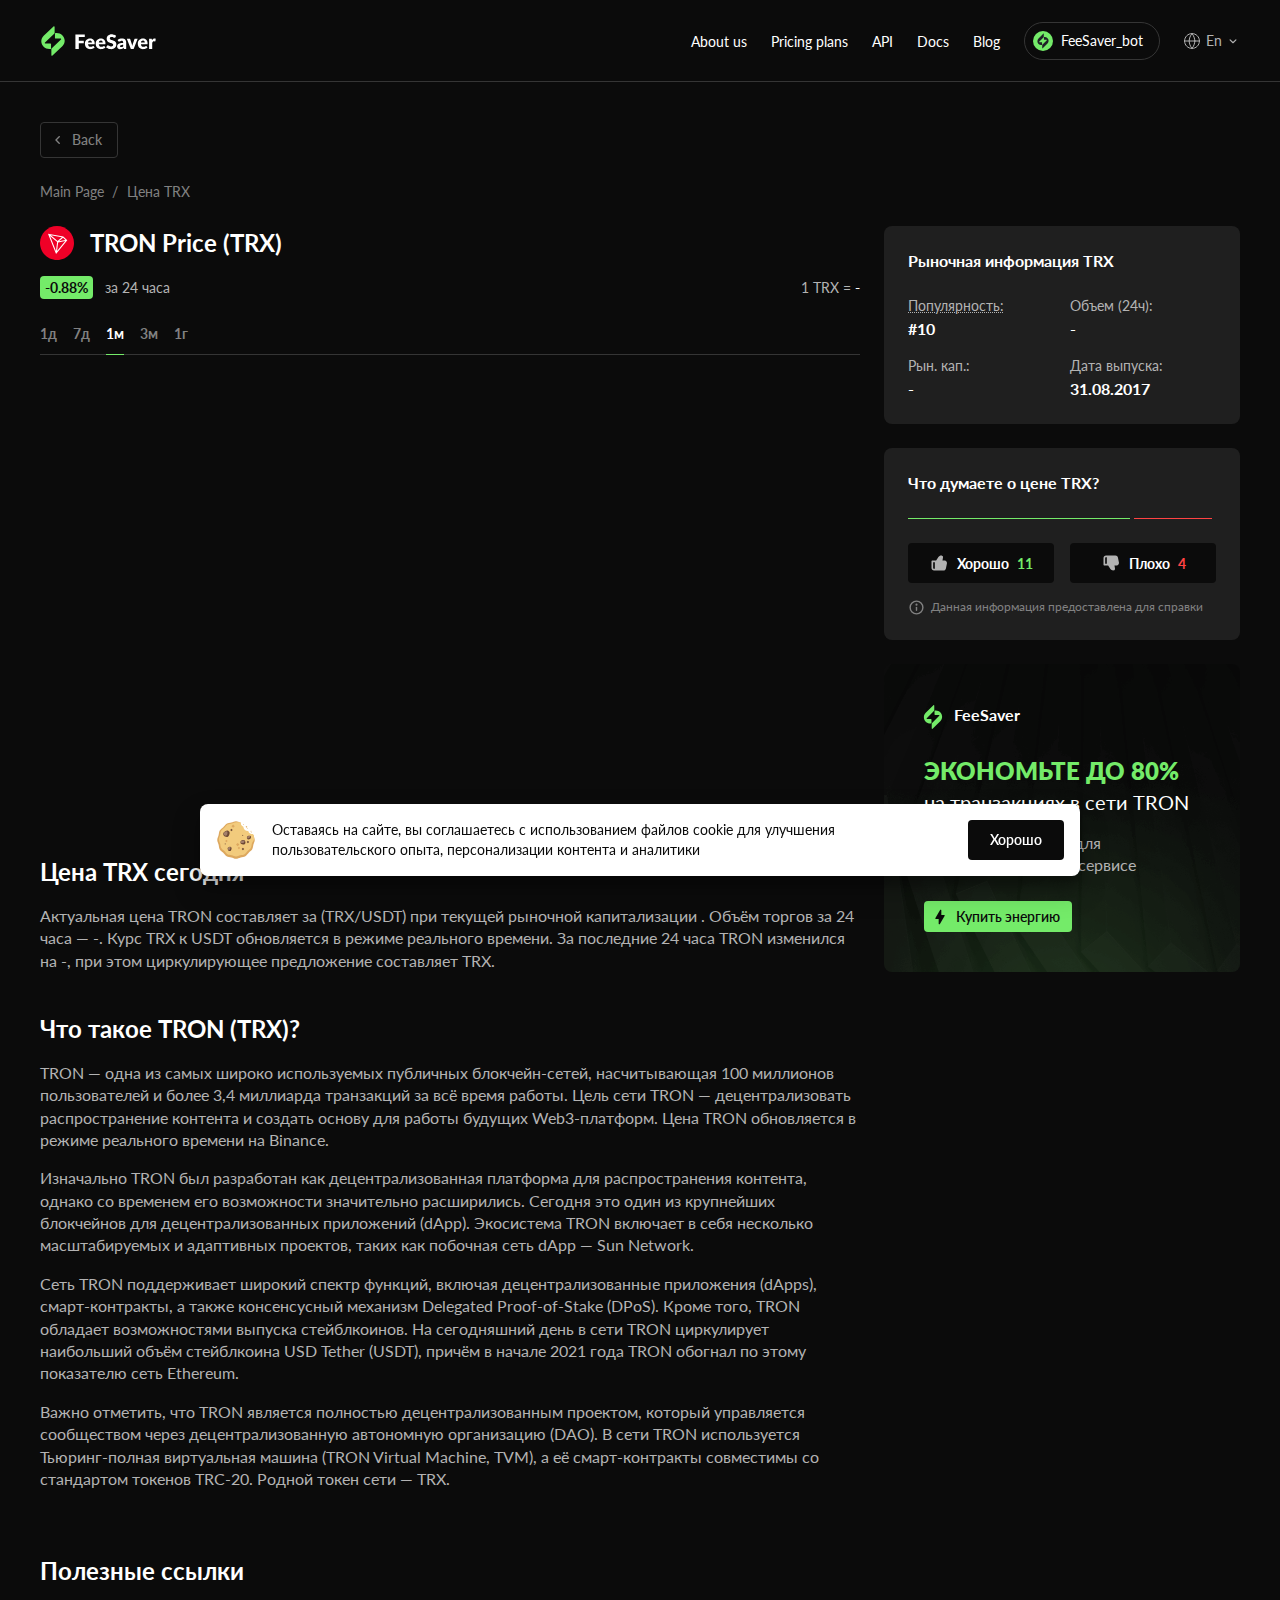
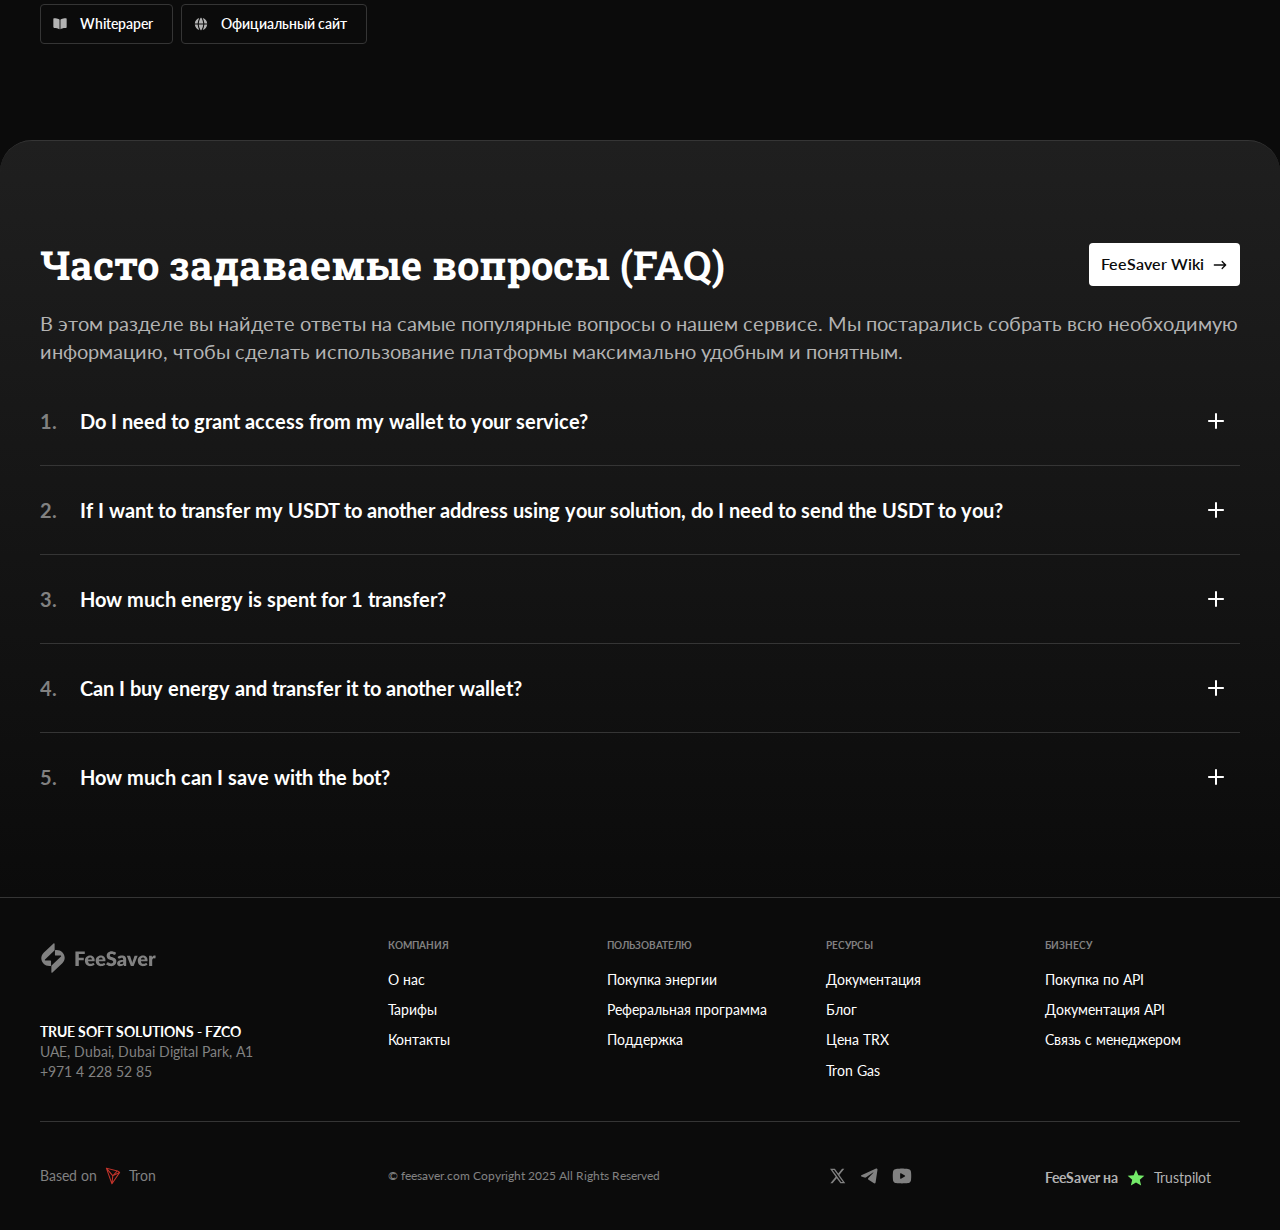
<file: price.html>
<!DOCTYPE html>
<html lang="en">

<head>
  <meta charset="utf-8">
  <meta http-equiv="X-UA-Compatible" content="IE=edge">
  <title>Price TRX</title>
  <base href="/">
  <meta name="theme-color" content="#121212">
  <meta name="format-detection" content="telephone=no">
  <meta name="apple-mobile-web-app-status-bar-style" content="black-translucent">
  <meta name="viewport" content="width=device-width, viewport-fit=cover, user-scalable=no, initial-scale=1.0, maximum-scale=1.0, minimum-scale=1.0">
  <link rel="shortcut icon" href="/favicon.svg" type="image/x-icon">
  <link rel="apple-touch-icon" sizes="180x180" href="/apple-touch-icon.png">
  <link rel="icon" type="image/png" sizes="32x32" href="/favicon-32x32.png">
  <link rel="icon" type="image/png" sizes="16x16" href="/favicon-16x16.png">
  <link href="css/style.min.css" type="text/css" rel="stylesheet">
  <script src="js/vendor.min.js" defer></script>
  <script src="js/app.js" defer></script>
</head>

<body class="body">
  <script type="text/javascript">
       (function(m,e,t,r,i,k,a){m[i]=m[i]||function(){(m[i].a=m[i].a||[]).push(arguments)};
          m[i].l=1*new Date();
          for (var j = 0; j < document.scripts.length; j++) {if (document.scripts[j].src === r) { return; }}
          k=e.createElement(t),a=e.getElementsByTagName(t)[0],k.async=1,k.src=r,a.parentNode.insertBefore(k,a)})
      (window, document, "script", "https://mc.yandex.ru/metrika/tag.js", "ym");
       
      ym(99489613, "init", {
          clickmap:true,
          trackLinks:true,
          accurateTrackBounce:true,
          webvisor:true
      });
    </script>
  <noscript>
    <div>
      <img src="https://mc.yandex.ru/watch/99489613" style="position:absolute; left:-9999px;" alt="">
    </div>
  </noscript>
  <script async src="https://www.googletagmanager.com/gtag/js?id=G-HP763EG55X"></script>
  <script>
      window.dataLayer = window.dataLayer || [];
      function gtag(){dataLayer.push(arguments);}
      gtag('js', new Date());
      
      gtag('config', 'G-HP763EG55X');
    </script>
  <header class="header">
    <div class="container">
      <div class="header__inner">
        <a class="header__logo" href="/">
          <img src="img/icons/logo.svg" alt="FeeSaver">
        </a>
        <nav class="header__menu js-burgerMenu">
          <ul class="header__links">
            <li class="header__links-item">
              <a class="header__link" href="about.html">About us</a>
            </li>
            <li class="header__links-item">
              <a class="header__link" href="pricing.html">Pricing plans</a>
            </li>
            <li class="header__links-item">
              <a class="header__link" href="api.html">API </a>
            </li>
            <li class="header__links-item">
              <a class="header__link" href="https://feesaver.gitbook.io/docs" target="_blank">Docs</a>
            </li>
            <li class="header__links-item">
              <a class="header__link" href="blog.html">Blog</a>
            </li>
            <li class="header__links-item">
              <a class="header__tg" href="https://t.me/FeeSaver_bot" target="_blank" onclick="ym(99489613, 'reachGoal', 'join-telegram'); return true;" value="Заказать">
                <img src="img/icons/logo-mini.svg" alt="FeeSaver">
                <span>FeeSaver_bot</span>
              </a>
            </li>
          </ul>
        </nav>
        <div class="header__language">
          <button class="header__language-button js-languageButton" aria-expanded="false" aria-controls="language-list" aria-label="Select language">
            <span class="header__language-current js-languageCurrent">En</span>
          </button>
          <ul class="header__language-list js-languageList hidden" id="language-list" role="listbox" aria-labelledby="language-selector-label">
            <li class="header__language-item js-languageItem" data-language="ru" role="option" tabindex="0">Русский</li>
          </ul>
        </div>
        <button class="header__burger js-burgerOpener" type="button"></button>
      </div>
    </div>
  </header>
  <main class="main">
    <section class="price-page">
      <div class="container">
        <button class="back js-backBtn" type="button">Back</button>
        <ul class="breadcrumbs">
          <li class="breadcrumb">
            <a href="/">Main Page</a>
          </li>
          <li class="breadcrumb">Цена TRX</li>
        </ul>
        <div class="price-inner">
          <div class="price-chart">
            <div class="price-chart__head">
              <div class="price-chart__name">
                <img src="img/crypto/trx.svg" alt="TRX">
                <h2>TRON Price (TRX)</h2>
              </div>
              <div class="price-chart__price">
                1 TRX = <b class="js-chartPrice">-</b>
              </div>
              <div class="price-chart__change">
                <b class="js-priceChange">-0.88%</b>
                <span>за 24 часа</span>
              </div>
            </div>
            <div class="price-chart__info">
              <div class="price-chart__switches">
                <div class="price-chart__switch">
                  <input class="js-switchChart" type="radio" name="interval" id="1d" hidden>
                  <label for="1d">1д</label>
                </div>
                <div class="price-chart__switch">
                  <input class="js-switchChart" type="radio" name="interval" id="7d" hidden>
                  <label for="7d">7д</label>
                </div>
                <div class="price-chart__switch">
                  <input class="js-switchChart" type="radio" name="interval" id="1m" hidden checked>
                  <label for="1m">1м</label>
                </div>
                <div class="price-chart__switch">
                  <input class="js-switchChart" type="radio" name="interval" id="3m" hidden>
                  <label for="3m">3м</label>
                </div>
                <div class="price-chart__switch">
                  <input class="js-switchChart" type="radio" name="interval" id="1y" hidden>
                  <label for="1y">1г</label>
                </div>
              </div>
            </div>
            <div class="price-chart__wrap">
              <div class="tradingview-widget-container" id="tradingview_chart" style="height:100%; width:100%"></div>
            </div>
          </div>
          <aside class="price-sidebar">
            <div class="price-info">
              <div class="price-info__inner">
                <h5 class="price-info__title">Рыночная информация TRX</h5>
                <div class="price-info__blocks">
                  <div class="price-info__block">
                    <div class="price-info__label price-info__label--hint js-tooltip">Популярность:</div>
                    <div class="price-info__tooltip">Популярность основана на относительной рыночной капитализации активов</div>
                    <div class="price-info__value">#10</div>
                  </div>
                  <div class="price-info__block">
                    <div class="price-info__label">Объем (24ч):</div>
                    <div class="price-info__value js-infoValue">-</div>
                  </div>
                  <div class="price-info__block">
                    <div class="price-info__label">Рын. кап.:</div>
                    <div class="price-info__value js-infoCap">-</div>
                  </div>
                  <div class="price-info__block">
                    <div class="price-info__label">Дата выпуска:</div>
                    <div class="price-info__value">31.08.2017</div>
                  </div>
                </div>
              </div>
            </div>
            <div class="price-survey">
              <div class="price-survey__inner">
                <h5 class="price-survey__title">Что думаете о цене TRX?</h5>
                <div class="price-survey__lines js-surveyLines">
                  <div class="price-survey__line price-survey__line--green js-likeLine"></div>
                  <div class="price-survey__line price-survey__line--red js-dislikeLine"></div>
                </div>
                <div class="price-survey__btns">
                  <div class="price-survey__btn">
                    <input type="radio" hidden id="like" name="survey">
                    <label for="like">
                      Хорошо <span class="js-likeCounter">11</span>
                    </label>
                  </div>
                  <div class="price-survey__btn price-survey__btn price-survey__btn--dislike">
                    <input type="radio" hidden id="dislike" name="survey">
                    <label for="dislike">
                      Плохо <span class="js-dislikeCounter">4</span>
                    </label>
                  </div>
                </div>
                <p class="price-survey__hint">Данная информация предоставлена для справки</p>
              </div>
            </div>
            <div class="price-banner">
              <div class="price-banner__inner">
                <div class="price-banner__logo">FeeSaver</div>
                <h3 class="price-banner__title">ЭКОНОМЬТЕ ДО 80% </h3>
                <div class="price-banner__subtitle">на транзакциях в сети TRON</div>
                <p class="price-banner__text">Покупайте энергию для транзакций в нашем сервисе</p>
                <a class="price-banner__link" href="https://t.me/FeeSaver_bot" target="_blank">Купить энергию</a>
              </div>
            </div>
          </aside>
          <article class="price-description">
            <h3>Цена TRX сегодня</h3>
            <p id="tronInfo">Актуальная цена TRON составляет <span class="js-priceText"></span> за (TRX/USDT) при текущей рыночной капитализации <span class="js-marketCap"></span>. Объём торгов за 24 часа — <span class="js-volumeText">-</span>. Курс TRX к USDT обновляется в режиме реального времени. За последние 24 часа TRON изменился на <span class="js-priceChangeText">-</span>, при этом циркулирующее предложение составляет <span class="js-circulatingSupply"></span> TRX.</p>
            <h3>Что такое TRON (TRX)?</h3>
            <p>TRON — одна из самых широко используемых публичных блокчейн-сетей, насчитывающая 100 миллионов пользователей и более 3,4 миллиарда транзакций за всё время работы. Цель сети TRON — децентрализовать распространение контента и создать основу для работы будущих Web3-платформ. Цена TRON обновляется в режиме реального времени на Binance.</p>
            <p>Изначально TRON был разработан как децентрализованная платформа для распространения контента, однако со временем его возможности значительно расширились. Сегодня это один из крупнейших блокчейнов для децентрализованных приложений (dApp). Экосистема TRON включает в себя несколько масштабируемых и адаптивных проектов, таких как побочная сеть dApp — Sun Network.</p>
            <p>Сеть TRON поддерживает широкий спектр функций, включая децентрализованные приложения (dApps), смарт-контракты, а также консенсусный механизм Delegated Proof-of-Stake (DPoS). Кроме того, TRON обладает возможностями выпуска стейблкоинов. На сегодняшний день в сети TRON циркулирует наибольший объём стейблкоина USD Tether (USDT), причём в начале 2021 года TRON обогнал по этому показателю сеть Ethereum.</p>
            <p>Важно отметить, что TRON является полностью децентрализованным проектом, который управляется сообществом через децентрализованную автономную организацию (DAO). В сети TRON используется Тьюринг-полная виртуальная машина (TRON Virtual Machine, TVM), а её смарт-контракты совместимы со стандартом токенов TRC-20. Родной токен сети — TRX.</p>
          </article>
          <div class="price-description__links">
            <h4 class="price-description__title">Полезные ссылки</h4>
            <div class="price-description__list">
              <a class="price-description__item price-description__item--whitepaper" href="https://developers.tron.network/docs/getting-start" target="_blank">Whitepaper</a>
              <a class="price-description__item price-description__item--site" href="https://trondao.org/" target="_blank">Официальный сайт</a>
            </div>
          </div>
        </div>
      </div>
    </section>
    <section class="faq faq--bg js-faqSection">
      <div class="container">
        <div class="faq__header">
          <h2 class="faq__title">Часто задаваемые вопросы (FAQ)</h2>
          <p class="faq__subtitle">В этом разделе вы найдете ответы на самые популярные вопросы о нашем сервисе. Мы постарались собрать всю необходимую информацию, чтобы сделать использование платформы максимально удобным и понятным.</p>
          <a class="faq__link" href="https://feesaver.gitbook.io/docs" target="_blank">FeeSaver Wiki</a>
        </div>
        <div class="faq__content">
          <ol class="faq__list">
            <li class="faq__item js-faqNewItem">
              <div class="faq__question js-faqNewQuestion">
                <span class="faq__text">Do I need to grant access from my wallet to your service?</span>
                <button class="faq__toggle" type="button" aria-label="Show answer"></button>
              </div>
              <div class="faq__accordion">
                <div class="faq__accordion-animation">
                  <div class="faq__accordion-wrapper">
                    <div class="faq__accordion-content">
                      <div class="faq__answer">Energy in the <a href="#">TRON</a> network is a resource used to execute smart contracts. Instead of paying fees for every transaction, you can burn energy to save on fees. This is especially useful for users actively interacting with smart contracts, including USDT TRC-20 smart contracts.</div>
                    </div>
                  </div>
                </div>
              </div>
            </li>
            <li class="faq__item js-faqNewItem">
              <div class="faq__question js-faqNewQuestion">
                <span class="faq__text">If I want to transfer my USDT to another address using your solution, do I need to send the USDT to you?</span>
                <button class="faq__toggle" type="button" aria-label="Show answer"></button>
              </div>
              <div class="faq__accordion">
                <div class="faq__accordion-animation">
                  <div class="faq__accordion-wrapper">
                    <div class="faq__accordion-content">
                      <div class="faq__answer">
                        <p>
                          <strong>Method 1: Burn TRX</strong>
                        </p>
                        <p>TRX is automatically burned during transactions if you don’t have enough energy.</p>
                        <p>
                          <strong>Method 2: Freeze TRX</strong>
                        </p>
                        <p>You can stake TRX to receive energy, but this requires a significant amount, and your funds remain locked.</p>
                        <p>
                          <strong>Method 3: Rent energy through FeeSaver</strong>
                        </p>
                        <p>FeeSaver allows you to rent energy without freezing or burning TRX. For example, renting 132,000 energy (1-2 transactions) costs only 12 TRX, while burning TRX could cost around 28 TRX. This helps save up to 60% on fees.</p>
                      </div>
                    </div>
                  </div>
                </div>
              </div>
            </li>
            <li class="faq__item js-faqNewItem">
              <div class="faq__question js-faqNewQuestion">
                <span class="faq__text">How much energy is spent for 1 transfer?</span>
                <button class="faq__toggle" type="button" aria-label="Show answer"></button>
              </div>
              <div class="faq__accordion">
                <div class="faq__accordion-animation">
                  <div class="faq__accordion-wrapper">
                    <div class="faq__accordion-content">
                      <div class="faq__answer">You will receive energy within 5-10 seconds after payment. You can order energy for 1, 3, 24 hours, 3 days, 1 week, and 1 month. To get better terms, use the "Auto-Renew" feature. After payment, the energy will be sent to your address for the entire rental period or until it is completely used.</div>
                    </div>
                  </div>
                </div>
              </div>
            </li>
            <li class="faq__item js-faqNewItem">
              <div class="faq__question js-faqNewQuestion">
                <span class="faq__text">Can I buy energy and transfer it to another wallet?</span>
                <button class="faq__toggle" type="button" aria-label="Show answer"></button>
              </div>
              <div class="faq__accordion">
                <div class="faq__accordion-animation">
                  <div class="faq__accordion-wrapper">
                    <div class="faq__accordion-content">
                      <div class="faq__answer">If you use Trust Wallet, you must have at least 28 TRX in your balance, even if energy is available. For example, if the fee shows as 13.49 TRX, purchase 65,150 energy. If the fee is 27.74 TRX, you will need 130,300 energy. After verifying the energy delivery, you can complete your USDT transfer.</div>
                    </div>
                  </div>
                </div>
              </div>
            </li>
            <li class="faq__item js-faqNewItem">
              <div class="faq__question js-faqNewQuestion">
                <span class="faq__text">How much can I save with the bot?</span>
                <button class="faq__toggle" type="button" aria-label="Show answer"></button>
              </div>
              <div class="faq__accordion">
                <div class="faq__accordion-animation">
                  <div class="faq__accordion-wrapper">
                    <div class="faq__accordion-content">
                      <div class="faq__answer">Follow the detailed Flexible Energy Purchase or Instant Energy Purchase instructions.</div>
                    </div>
                  </div>
                </div>
              </div>
            </li>
          </ol>
        </div>
      </div>
    </section>
  </main>
  <footer class="footer">
    <div class="container">
      <div class="footer-inner">
        <div class="footer-head">
          <div class="footer__logo">
            <img src="img/icons/logo-gray.svg" alt="FeeSaver">
          </div>
          <ul class="footer__socials socials">
            <li>
              <a class="social social--x" href="https://x.com/feesaver_com" target="_blank" aria-label="FeeSaver X"></a>
            </li>
            <li>
              <a class="social social--telegram" href="https://t.me/feesaver_ann" target="_blank" aria-label="FeeSaver Telegram"></a>
            </li>
            <li>
              <a class="social social--youtube" href="https://www.youtube.com/@FeeSaver" target="_blank" aria-label="FeeSaver YouTube"></a>
            </li>
          </ul>
          <div class="footer__details footer__details--tablet">
            <b>TRUE SOFT SOLUTIONS - FZCO</b>
            <span>UAE, Dubai, Dubai Digital Park, А1</span>
            <a href="tel:+97142285285">+971 4 228 52 85</a>
          </div>
          <a class="footer__trustpilot footer__trustpilot--tablet" href="https://www.trustpilot.com/review/feesaver.com" target="_blank">
            <b>FeeSaver на</b>
            <img src="img/icons/star.svg" alt="">
            <span>Trustpilot</span>
          </a>
        </div>
        <div class="footer__links">
          <div class="footer__links-box js-footerLinksBox">
            <div class="footer__links-toggle js-footerLinksToggle">Компания</div>
            <ul class="footer__links-list js-footerLinksList">
              <li class="footer__link">
                <a href="about.html">О нас</a>
              </li>
              <li class="footer__link">
                <a href="pricing.html">Тарифы</a>
              </li>
              <li class="footer__link">
                <a href="contact.html">Контакты</a>
              </li>
            </ul>
          </div>
          <div class="footer__links-box js-footerLinksBox">
            <div class="footer__links-toggle js-footerLinksToggle">Пользователю</div>
            <ul class="footer__links-list js-footerLinksList">
              <li class="footer__link">
                <a href="https://t.me/FeeSaver_bot" target="_blank" onclick="ym(99489613, 'reachGoal', 'join-telegram'); return true;" value="Заказать">Покупка энергии</a>
              </li>
              <li class="footer__link">
                <a href="referral.html">Реферальная программа</a>
              </li>
              <li class="footer__link">
                <a href="https://t.me/FeeSaver_support" target="_blank">Поддержка</a>
              </li>
            </ul>
          </div>
          <div class="footer__links-box js-footerLinksBox">
            <div class="footer__links-toggle js-footerLinksToggle">Ресурсы</div>
            <ul class="footer__links-list js-footerLinksList">
              <li class="footer__link">
                <a href="https://feesaver.gitbook.io/docs" target="_blank">Документация</a>
              </li>
              <li class="footer__link">
                <a href="blog.html">Блог</a>
              </li>
              <li class="footer__link">
                <a href="price.html">Цена TRX</a>
              </li>
              <li class="footer__link">
                <a href="commission.html">Tron Gas</a>
              </li>
            </ul>
          </div>
          <div class="footer__links-box js-footerLinksBox">
            <div class="footer__links-toggle js-footerLinksToggle">Бизнесу</div>
            <ul class="footer__links-list js-footerLinksList">
              <li class="footer__link">
                <a href="api.html">Покупка по API </a>
              </li>
              <li class="footer__link">
                <a href="https://api.feesaver.com/swagger/index.html" target="_blank" onclick="ym(99489613, 'reachGoal', 'api-docs'); return true;" value="Заказать">Документация API</a>
              </li>
              <li class="footer__link">
                <a href="https://t.me/FeeSaver_manager" target="_blank">Связь с менеджером</a>
              </li>
            </ul>
          </div>
        </div>
        <div class="footer-info">
          <div class="footer__details">
            <b>TRUE SOFT SOLUTIONS - FZCO</b>
            <span>UAE, Dubai, Dubai Digital Park, А1</span>
            <a href="tel:+97142285285">+971 4 228 52 85</a>
          </div>
          <div class="footer__copyright">© feesaver.com Copyright 2025
            <br>All Rights Reserved
          </div>
          <div class="footer__tron">
            <span>Based on </span>
            <img src="img/icons/tron.svg" alt="Tron">
            <span>Tron</span>
          </div>
          <ul class="footer__socials footer__socials--tablet socials">
            <li>
              <a class="social social--x" href="https://x.com/feesaver_com" target="_blank" aria-label="FeeSaver X"></a>
            </li>
            <li>
              <a class="social social--telegram" href="https://t.me/feesaver_ann" target="_blank" aria-label="FeeSaver Telegram"></a>
            </li>
            <li>
              <a class="social social--youtube" href="https://www.youtube.com/@FeeSaver" target="_blank" aria-label="FeeSaver YouTube"></a>
            </li>
          </ul>
          <a class="footer__trustpilot" href="https://www.trustpilot.com/review/feesaver.com" target="_blank">
            <b>FeeSaver на</b>
            <img src="img/icons/star.svg" alt="">
            <span>Trustpilot</span>
          </a>
        </div>
      </div>
    </div>
  </footer>
  <div class="cookie js-cookie">
    <div class="cookie-inner">
      <p class="cookie__text">Оставаясь на сайте, вы соглашаетесь с использованием файлов cookie для улучшения пользовательского опыта, персонализации контента и аналитики</p>
      <button class="cookie__btn" type="button">Хорошо</button>
      <div class="cookie__img">
        <img src="img/icons/cookie.svg" alt="Cookie">
      </div>
    </div>
  </div>
</body>

</html>
</file>
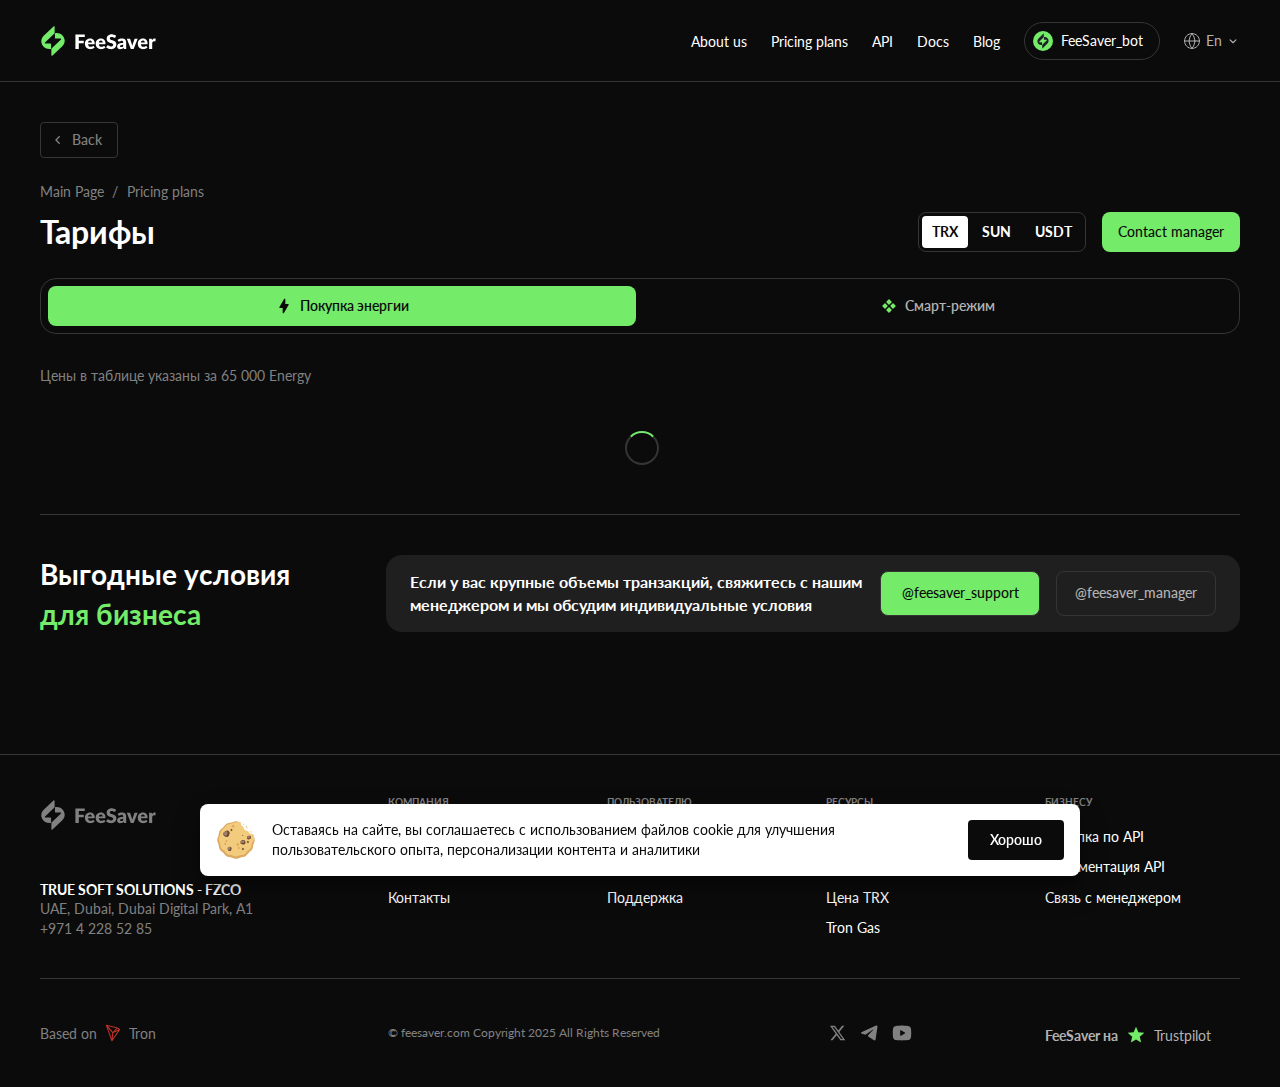
<file: pricing.html>
<!DOCTYPE html>
<html lang="en">

<head>
  <meta charset="utf-8">
  <meta http-equiv="X-UA-Compatible" content="IE=edge">
  <title>Pricing plans</title>
  <base href="/">
  <meta name="theme-color" content="#121212">
  <meta name="format-detection" content="telephone=no">
  <meta name="apple-mobile-web-app-status-bar-style" content="black-translucent">
  <meta name="viewport" content="width=device-width, viewport-fit=cover, user-scalable=no, initial-scale=1.0, maximum-scale=1.0, minimum-scale=1.0">
  <link rel="shortcut icon" href="/favicon.svg" type="image/x-icon">
  <link rel="apple-touch-icon" sizes="180x180" href="/apple-touch-icon.png">
  <link rel="icon" type="image/png" sizes="32x32" href="/favicon-32x32.png">
  <link rel="icon" type="image/png" sizes="16x16" href="/favicon-16x16.png">
  <link href="css/style.min.css" type="text/css" rel="stylesheet">
  <script src="js/vendor.min.js" defer></script>
  <script src="js/app.js" defer></script>
</head>

<body class="body">
  <script type="text/javascript">
       (function(m,e,t,r,i,k,a){m[i]=m[i]||function(){(m[i].a=m[i].a||[]).push(arguments)};
          m[i].l=1*new Date();
          for (var j = 0; j < document.scripts.length; j++) {if (document.scripts[j].src === r) { return; }}
          k=e.createElement(t),a=e.getElementsByTagName(t)[0],k.async=1,k.src=r,a.parentNode.insertBefore(k,a)})
      (window, document, "script", "https://mc.yandex.ru/metrika/tag.js", "ym");
       
      ym(99489613, "init", {
          clickmap:true,
          trackLinks:true,
          accurateTrackBounce:true,
          webvisor:true
      });
    </script>
  <noscript>
    <div>
      <img src="https://mc.yandex.ru/watch/99489613" style="position:absolute; left:-9999px;" alt="">
    </div>
  </noscript>
  <script async src="https://www.googletagmanager.com/gtag/js?id=G-HP763EG55X"></script>
  <script>
      window.dataLayer = window.dataLayer || [];
      function gtag(){dataLayer.push(arguments);}
      gtag('js', new Date());
      
      gtag('config', 'G-HP763EG55X');
    </script>
  <header class="header">
    <div class="container">
      <div class="header__inner">
        <a class="header__logo" href="/">
          <img src="img/icons/logo.svg" alt="FeeSaver">
        </a>
        <nav class="header__menu js-burgerMenu">
          <ul class="header__links">
            <li class="header__links-item">
              <a class="header__link" href="about.html">About us</a>
            </li>
            <li class="header__links-item">
              <a class="header__link" href="pricing.html">Pricing plans</a>
            </li>
            <li class="header__links-item">
              <a class="header__link" href="api.html">API </a>
            </li>
            <li class="header__links-item">
              <a class="header__link" href="https://feesaver.gitbook.io/docs" target="_blank">Docs</a>
            </li>
            <li class="header__links-item">
              <a class="header__link" href="blog.html">Blog</a>
            </li>
            <li class="header__links-item">
              <a class="header__tg" href="https://t.me/FeeSaver_bot" target="_blank" onclick="ym(99489613, 'reachGoal', 'join-telegram'); return true;" value="Заказать">
                <img src="img/icons/logo-mini.svg" alt="FeeSaver">
                <span>FeeSaver_bot</span>
              </a>
            </li>
          </ul>
        </nav>
        <div class="header__language">
          <button class="header__language-button js-languageButton" aria-expanded="false" aria-controls="language-list" aria-label="Select language">
            <span class="header__language-current js-languageCurrent">En</span>
          </button>
          <ul class="header__language-list js-languageList hidden" id="language-list" role="listbox" aria-labelledby="language-selector-label">
            <li class="header__language-item js-languageItem" data-language="ru" role="option" tabindex="0">Русский</li>
          </ul>
        </div>
        <button class="header__burger js-burgerOpener" type="button"></button>
      </div>
    </div>
  </header>
  <main class="main">
    <section class="pricing js-pricingPage">
      <div class="container">
        <button class="back js-backBtn" type="button">Back</button>
        <ul class="breadcrumbs">
          <li class="breadcrumb">
            <a href="/">Main Page</a>
          </li>
          <li class="breadcrumb">Pricing plans</li>
        </ul>
        <div class="pricing-header">
          <div class="pricing__title">Тарифы</div>
          <div class="pricing__currencies">
            <button class="pricing__currency js-changeCurrency active" type="button" data-currency="trx">TRX</button>
            <button class="pricing__currency js-changeCurrency" type="button" data-currency="sun">SUN</button>
            <button class="pricing__currency js-changeCurrency" type="button" data-currency="usdt">USDT</button>
          </div>
          <a class="pricing__link" href="https://t.me/FeeSaver_support" target="_blank">Contact manager</a>
        </div>
        <div class="pricing-content">
          <div class="pricing__tabs">
            <button class="pricing__tab active js-changeTab" type="button" data-tab="purchase">Покупка энергии</button>
            <button class="pricing__tab pricing__tab--smart js-changeTab" type="button" data-tab="smart">Смарт-режим</button>
          </div>
          <div class="pricing__plans js-tabContent" data-tab="purchase">
            <p class="pricing__text">Цены в таблице указаны за 65 000 Energy</p>
            <div class="pricing__table">
              <div class="pricing__table-inner js-tableInner">
                <div class="pricing__table-hover js-tableHover" inert></div>
                <div class="pricing__table-col pricing__table-col--fixed js-discountRequireCol">
                  <div class="pricing__table-name">Энергии в мес. (млн)</div>
                </div>
                <div class="pricing__table-scroll">
                  <div class="pricing__table-col pricing__table-col--fill" data-col="1h">
                    <div class="pricing__table-name">1 час</div>
                  </div>
                  <div class="pricing__table-col js-pricingCol" data-col="1d">
                    <div class="pricing__table-name">1 день</div>
                  </div>
                  <div class="pricing__table-col js-pricingCol" data-col="3d">
                    <div class="pricing__table-name">3 дня</div>
                  </div>
                  <div class="pricing__table-col js-pricingCol" data-col="1w">
                    <div class="pricing__table-name">1 неделя</div>
                  </div>
                  <div class="pricing__table-col js-pricingCol" data-col="1m">
                    <div class="pricing__table-name">1 месяц</div>
                  </div>
                </div>
              </div>
            </div>
          </div>
          <ul class="pricing__steps js-tabContent hide" data-tab="smart">
            <li class="pricing__step">
              <div class="pricing__step-number">
                <span>1</span>
                <b>Подключение </b>
              </div>
              <div class="pricing__step-block">
                <div class="pricing__step-price js-smartStandartPrice">5 TRX</div>
                <div class="pricing__step-energy">131 000 Energy</div>
                <div class="pricing__step-text">Однократно при активации</div>
              </div>
            </li>
            <li class="pricing__step">
              <div class="pricing__step-number">
                <span>2</span>
                <b>Тариф </b>
              </div>
              <div class="pricing__step-blocks">
                <div class="pricing__step-block">
                  <div class="pricing__step-price js-smartStandartPrice">5 TRX</div>
                  <div class="pricing__step-energy">65 000 Energy</div>
                  <div class="pricing__step-text">У получателя есть USDT</div>
                </div>
                <div class="pricing__step-block">
                  <div class="pricing__step-price js-smartDoublePrice">10 TRX</div>
                  <div class="pricing__step-energy">131 000 Energy</div>
                  <div class="pricing__step-text">У получателя нет USDT</div>
                </div>
              </div>
            </li>
            <li class="pricing__step">
              <div class="pricing__step-number">
                <span>3</span>
                <b>Продление </b>
              </div>
              <div class="pricing__step-block">
                <div class="pricing__step-price js-smartStandartPrice">5 TRX</div>
                <div class="pricing__step-energy">131 000 Energy</div>
                <div class="pricing__step-text">Каждые 24 часа при отсутствии транзакций</div>
              </div>
            </li>
          </ul>
        </div>
        <div class="pricing-footer">
          <div class="pricing-footer__title">Выгодные условия <span>для бизнеса</span>
          </div>
          <div class="pricing-footer__contacts">
            <div class="pricing-footer__text">Если у вас крупные объемы транзакций, свяжитесь с нашим менеджером и мы обсудим индивидуальные условия</div>
            <div class="pricing-footer__links">
              <a class="pricing-footer__link" href="https://t.me/FeeSaver_support" target="_blank">@feesaver_support</a>
              <a class="pricing-footer__link" href="https://t.me/FeeSaver_manager" target="_blank">@feesaver_manager</a>
            </div>
          </div>
        </div>
      </div>
    </section>
  </main>
  <footer class="footer">
    <div class="container">
      <div class="footer-inner">
        <div class="footer-head">
          <div class="footer__logo">
            <img src="img/icons/logo-gray.svg" alt="FeeSaver">
          </div>
          <ul class="footer__socials socials">
            <li>
              <a class="social social--x" href="https://x.com/feesaver_com" target="_blank" aria-label="FeeSaver X"></a>
            </li>
            <li>
              <a class="social social--telegram" href="https://t.me/feesaver_ann" target="_blank" aria-label="FeeSaver Telegram"></a>
            </li>
            <li>
              <a class="social social--youtube" href="https://www.youtube.com/@FeeSaver" target="_blank" aria-label="FeeSaver YouTube"></a>
            </li>
          </ul>
          <div class="footer__details footer__details--tablet">
            <b>TRUE SOFT SOLUTIONS - FZCO</b>
            <span>UAE, Dubai, Dubai Digital Park, А1</span>
            <a href="tel:+97142285285">+971 4 228 52 85</a>
          </div>
          <a class="footer__trustpilot footer__trustpilot--tablet" href="https://www.trustpilot.com/review/feesaver.com" target="_blank">
            <b>FeeSaver на</b>
            <img src="img/icons/star.svg" alt="">
            <span>Trustpilot</span>
          </a>
        </div>
        <div class="footer__links">
          <div class="footer__links-box js-footerLinksBox">
            <div class="footer__links-toggle js-footerLinksToggle">Компания</div>
            <ul class="footer__links-list js-footerLinksList">
              <li class="footer__link">
                <a href="about.html">О нас</a>
              </li>
              <li class="footer__link">
                <a href="pricing.html">Тарифы</a>
              </li>
              <li class="footer__link">
                <a href="contact.html">Контакты</a>
              </li>
            </ul>
          </div>
          <div class="footer__links-box js-footerLinksBox">
            <div class="footer__links-toggle js-footerLinksToggle">Пользователю</div>
            <ul class="footer__links-list js-footerLinksList">
              <li class="footer__link">
                <a href="https://t.me/FeeSaver_bot" target="_blank" onclick="ym(99489613, 'reachGoal', 'join-telegram'); return true;" value="Заказать">Покупка энергии</a>
              </li>
              <li class="footer__link">
                <a href="referral.html">Реферальная программа</a>
              </li>
              <li class="footer__link">
                <a href="https://t.me/FeeSaver_support" target="_blank">Поддержка</a>
              </li>
            </ul>
          </div>
          <div class="footer__links-box js-footerLinksBox">
            <div class="footer__links-toggle js-footerLinksToggle">Ресурсы</div>
            <ul class="footer__links-list js-footerLinksList">
              <li class="footer__link">
                <a href="https://feesaver.gitbook.io/docs" target="_blank">Документация</a>
              </li>
              <li class="footer__link">
                <a href="blog.html">Блог</a>
              </li>
              <li class="footer__link">
                <a href="price.html">Цена TRX</a>
              </li>
              <li class="footer__link">
                <a href="commission.html">Tron Gas</a>
              </li>
            </ul>
          </div>
          <div class="footer__links-box js-footerLinksBox">
            <div class="footer__links-toggle js-footerLinksToggle">Бизнесу</div>
            <ul class="footer__links-list js-footerLinksList">
              <li class="footer__link">
                <a href="api.html">Покупка по API </a>
              </li>
              <li class="footer__link">
                <a href="https://api.feesaver.com/swagger/index.html" target="_blank" onclick="ym(99489613, 'reachGoal', 'api-docs'); return true;" value="Заказать">Документация API</a>
              </li>
              <li class="footer__link">
                <a href="https://t.me/FeeSaver_manager" target="_blank">Связь с менеджером</a>
              </li>
            </ul>
          </div>
        </div>
        <div class="footer-info">
          <div class="footer__details">
            <b>TRUE SOFT SOLUTIONS - FZCO</b>
            <span>UAE, Dubai, Dubai Digital Park, А1</span>
            <a href="tel:+97142285285">+971 4 228 52 85</a>
          </div>
          <div class="footer__copyright">© feesaver.com Copyright 2025
            <br>All Rights Reserved
          </div>
          <div class="footer__tron">
            <span>Based on </span>
            <img src="img/icons/tron.svg" alt="Tron">
            <span>Tron</span>
          </div>
          <ul class="footer__socials footer__socials--tablet socials">
            <li>
              <a class="social social--x" href="https://x.com/feesaver_com" target="_blank" aria-label="FeeSaver X"></a>
            </li>
            <li>
              <a class="social social--telegram" href="https://t.me/feesaver_ann" target="_blank" aria-label="FeeSaver Telegram"></a>
            </li>
            <li>
              <a class="social social--youtube" href="https://www.youtube.com/@FeeSaver" target="_blank" aria-label="FeeSaver YouTube"></a>
            </li>
          </ul>
          <a class="footer__trustpilot" href="https://www.trustpilot.com/review/feesaver.com" target="_blank">
            <b>FeeSaver на</b>
            <img src="img/icons/star.svg" alt="">
            <span>Trustpilot</span>
          </a>
        </div>
      </div>
    </div>
  </footer>
  <div class="cookie js-cookie">
    <div class="cookie-inner">
      <p class="cookie__text">Оставаясь на сайте, вы соглашаетесь с использованием файлов cookie для улучшения пользовательского опыта, персонализации контента и аналитики</p>
      <button class="cookie__btn" type="button">Хорошо</button>
      <div class="cookie__img">
        <img src="img/icons/cookie.svg" alt="Cookie">
      </div>
    </div>
  </div>
</body>

</html>
</file>
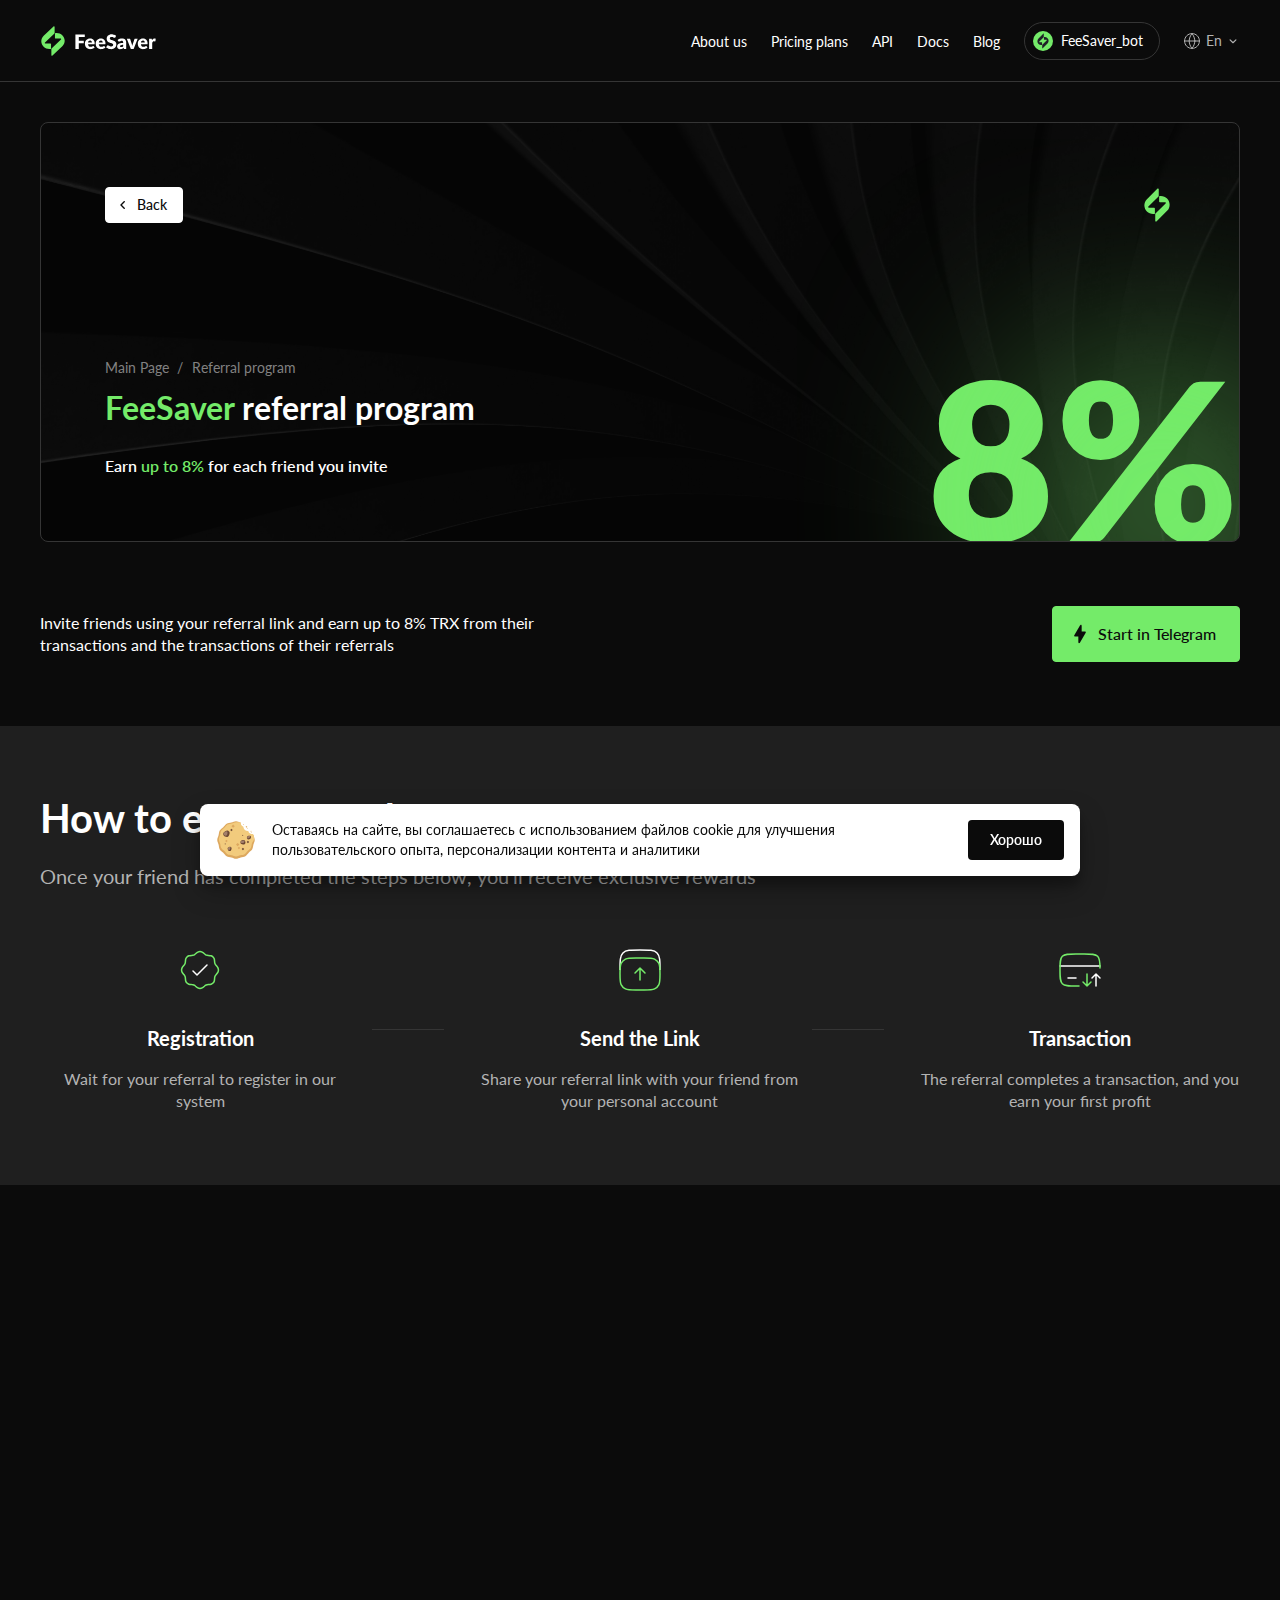
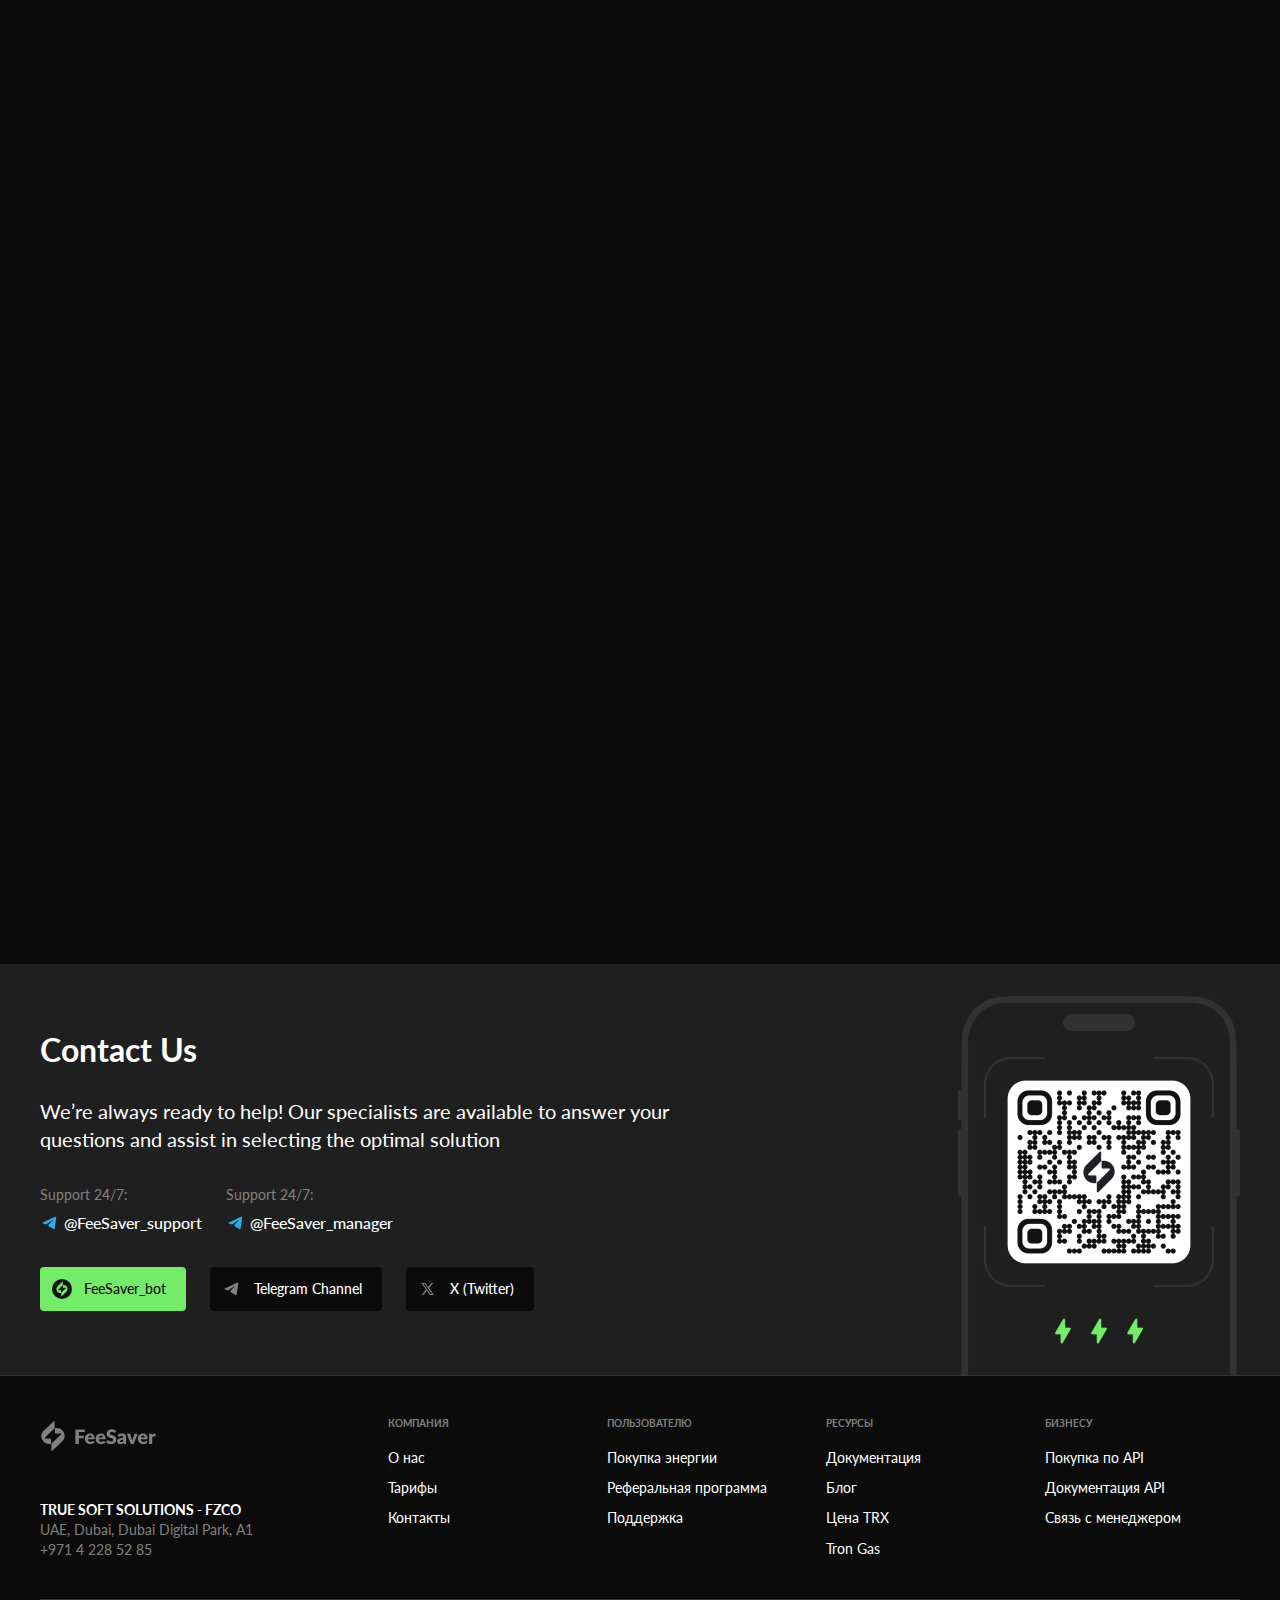
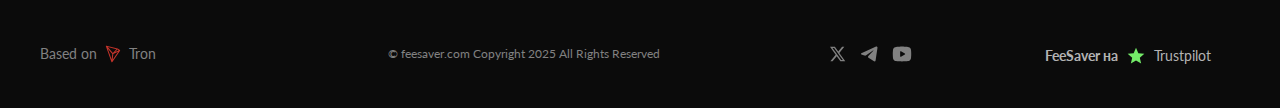
<file: referral.html>
<!DOCTYPE html>
<html lang="en">

<head>
  <meta charset="utf-8">
  <meta http-equiv="X-UA-Compatible" content="IE=edge">
  <title>FeeSaver referral program</title>
  <base href="/">
  <meta name="theme-color" content="#121212">
  <meta name="format-detection" content="telephone=no">
  <meta name="apple-mobile-web-app-status-bar-style" content="black-translucent">
  <meta name="viewport" content="width=device-width, viewport-fit=cover, user-scalable=no, initial-scale=1.0, maximum-scale=1.0, minimum-scale=1.0">
  <link rel="shortcut icon" href="/favicon.svg" type="image/x-icon">
  <link rel="apple-touch-icon" sizes="180x180" href="/apple-touch-icon.png">
  <link rel="icon" type="image/png" sizes="32x32" href="/favicon-32x32.png">
  <link rel="icon" type="image/png" sizes="16x16" href="/favicon-16x16.png">
  <link href="css/style.min.css" type="text/css" rel="stylesheet">
  <script src="js/vendor.min.js" defer></script>
  <script src="js/app.js" defer></script>
</head>

<body class="body">
  <script type="text/javascript">
       (function(m,e,t,r,i,k,a){m[i]=m[i]||function(){(m[i].a=m[i].a||[]).push(arguments)};
          m[i].l=1*new Date();
          for (var j = 0; j < document.scripts.length; j++) {if (document.scripts[j].src === r) { return; }}
          k=e.createElement(t),a=e.getElementsByTagName(t)[0],k.async=1,k.src=r,a.parentNode.insertBefore(k,a)})
      (window, document, "script", "https://mc.yandex.ru/metrika/tag.js", "ym");
       
      ym(99489613, "init", {
          clickmap:true,
          trackLinks:true,
          accurateTrackBounce:true,
          webvisor:true
      });
    </script>
  <noscript>
    <div>
      <img src="https://mc.yandex.ru/watch/99489613" style="position:absolute; left:-9999px;" alt="">
    </div>
  </noscript>
  <script async src="https://www.googletagmanager.com/gtag/js?id=G-HP763EG55X"></script>
  <script>
      window.dataLayer = window.dataLayer || [];
      function gtag(){dataLayer.push(arguments);}
      gtag('js', new Date());
      
      gtag('config', 'G-HP763EG55X');
    </script>
  <header class="header">
    <div class="container">
      <div class="header__inner">
        <a class="header__logo" href="/">
          <img src="img/icons/logo.svg" alt="FeeSaver">
        </a>
        <nav class="header__menu js-burgerMenu">
          <ul class="header__links">
            <li class="header__links-item">
              <a class="header__link" href="about.html">About us</a>
            </li>
            <li class="header__links-item">
              <a class="header__link" href="pricing.html">Pricing plans</a>
            </li>
            <li class="header__links-item">
              <a class="header__link" href="api.html">API </a>
            </li>
            <li class="header__links-item">
              <a class="header__link" href="https://feesaver.gitbook.io/docs" target="_blank">Docs</a>
            </li>
            <li class="header__links-item">
              <a class="header__link" href="blog.html">Blog</a>
            </li>
            <li class="header__links-item">
              <a class="header__tg" href="https://t.me/FeeSaver_bot" target="_blank" onclick="ym(99489613, 'reachGoal', 'join-telegram'); return true;" value="Заказать">
                <img src="img/icons/logo-mini.svg" alt="FeeSaver">
                <span>FeeSaver_bot</span>
              </a>
            </li>
          </ul>
        </nav>
        <div class="header__language">
          <button class="header__language-button js-languageButton" aria-expanded="false" aria-controls="language-list" aria-label="Select language">
            <span class="header__language-current js-languageCurrent">En</span>
          </button>
          <ul class="header__language-list js-languageList hidden" id="language-list" role="listbox" aria-labelledby="language-selector-label">
            <li class="header__language-item js-languageItem" data-language="ru" role="option" tabindex="0">Русский</li>
          </ul>
        </div>
        <button class="header__burger js-burgerOpener" type="button"></button>
      </div>
    </div>
  </header>
  <main class="main referral-page">
    <section class="referral-banner">
      <div class="container">
        <div class="banner js-banner">
          <div class="banner-header">
            <button class="back js-backBtn" type="button">Back</button>
            <div class="banner__logo">
              <img src="img/icons/logo-transparent.svg" alt="">
            </div>
          </div>
          <div class="banner-inner">
            <ul class="breadcrumbs">
              <li class="breadcrumb">
                <a href="/">Main Page</a>
              </li>
              <li class="breadcrumb">Referral program</li>
            </ul>
            <h1 class="banner__title">
              <span>FeeSaver </span>referral program
            </h1>
            <p class="banner__text">Earn <span>up to 8%</span> for each friend you invite</p>
          </div>
        </div>
        <div class="banner__subtext">
          <p>Invite friends using your referral link and earn up to 8% TRX from their transactions and the transactions of their referrals</p>
          <a href="https://t.me/FeeSaver_bot" target="_blank">Start in Telegram</a>
        </div>
      </div>
    </section>
    <section class="steps">
      <div class="container">
        <div class="steps-inner">
          <h3 class="steps__title">How to earn rewards</h3>
          <p class="steps__description">Once your friend has completed the steps below, you’ll receive exclusive rewards</p>
          <ol class="steps__list">
            <li class="steps__item">
              <div class="steps__icon">
                <img src="img/referral/registr.svg" alt="">
              </div>
              <h5 class="steps__name">Registration</h5>
              <p class="steps__text">Wait for your referral to register in our system</p>
            </li>
            <li class="steps__item">
              <div class="steps__icon">
                <img src="img/referral/send.svg" alt="">
              </div>
              <h5 class="steps__name">Send the Link</h5>
              <p class="steps__text">Share your referral link with your friend from your personal account</p>
            </li>
            <li class="steps__item">
              <div class="steps__icon">
                <img src="img/referral/trans.svg" alt="">
              </div>
              <h5 class="steps__name">Transaction</h5>
              <p class="steps__text">The referral completes a transaction, and you earn your first profit</p>
            </li>
          </ol>
        </div>
      </div>
    </section>
    <section class="why">
      <div class="container">
        <div class="why-inner">
          <div class="why__description">
            <h3 class="why__title">Why Choose Us?</h3>
            <p class="why__text">The FeeSaver referral program offers users the opportunity to earn high rewards for bringing in new participants</p>
            <a class="why__link" href="https://t.me/FeeSaver_bot" target="_blank">Start in Telegram</a>
          </div>
          <ul class="why__items">
            <li class="why__item">
              <div class="why__item-icon">
                <img src="img/referral/hand-coin.svg" alt="">
              </div>
              <h5 class="why__item-title">High Payouts</h5>
              <p class="why__item-text">Total referral payouts of up to 8%</p>
            </li>
            <li class="why__item">
              <div class="why__item-icon">
                <img src="img/why/lightning.svg" alt="">
              </div>
              <h5 class="why__item-title">Fast Accruals</h5>
              <p class="why__item-text">All rewards are credited automatically</p>
            </li>
            <li class="why__item">
              <div class="why__item-icon">
                <img src="img/referral/graph.svg" alt="">
              </div>
              <h5 class="why__item-title">Level System</h5>
              <p class="why__item-text">The program has a three-tier structure</p>
            </li>
            <li class="why__item">
              <div class="why__item-icon">
                <img src="img/why/user-clock.svg" alt="">
              </div>
              <h5 class="why__item-title">24/7 Support</h5>
              <p class="why__item-text">Our team is always ready to help</p>
            </li>
          </ul>
        </div>
      </div>
    </section>
    <section class="faq faq--bg js-faqSection">
      <div class="container">
        <div class="faq__header">
          <h2 class="faq__title">Часто задаваемые вопросы (FAQ)</h2>
          <p class="faq__subtitle">В этом разделе вы найдете ответы на самые популярные вопросы о нашем сервисе. Мы постарались собрать всю необходимую информацию, чтобы сделать использование платформы максимально удобным и понятным.</p>
          <a class="faq__link" href="https://feesaver.gitbook.io/docs" target="_blank">FeeSaver Wiki</a>
        </div>
        <div class="faq__content">
          <ol class="faq__list">
            <li class="faq__item js-faqNewItem">
              <div class="faq__question js-faqNewQuestion">
                <span class="faq__text">Do I need to grant access from my wallet to your service?</span>
                <button class="faq__toggle" type="button" aria-label="Show answer"></button>
              </div>
              <div class="faq__accordion">
                <div class="faq__accordion-animation">
                  <div class="faq__accordion-wrapper">
                    <div class="faq__accordion-content">
                      <div class="faq__answer">Energy in the <a href="#">TRON</a> network is a resource used to execute smart contracts. Instead of paying fees for every transaction, you can burn energy to save on fees. This is especially useful for users actively interacting with smart contracts, including USDT TRC-20 smart contracts.</div>
                    </div>
                  </div>
                </div>
              </div>
            </li>
            <li class="faq__item js-faqNewItem">
              <div class="faq__question js-faqNewQuestion">
                <span class="faq__text">If I want to transfer my USDT to another address using your solution, do I need to send the USDT to you?</span>
                <button class="faq__toggle" type="button" aria-label="Show answer"></button>
              </div>
              <div class="faq__accordion">
                <div class="faq__accordion-animation">
                  <div class="faq__accordion-wrapper">
                    <div class="faq__accordion-content">
                      <div class="faq__answer">
                        <p>
                          <strong>Method 1: Burn TRX</strong>
                        </p>
                        <p>TRX is automatically burned during transactions if you don’t have enough energy.</p>
                        <p>
                          <strong>Method 2: Freeze TRX</strong>
                        </p>
                        <p>You can stake TRX to receive energy, but this requires a significant amount, and your funds remain locked.</p>
                        <p>
                          <strong>Method 3: Rent energy through FeeSaver</strong>
                        </p>
                        <p>FeeSaver allows you to rent energy without freezing or burning TRX. For example, renting 132,000 energy (1-2 transactions) costs only 12 TRX, while burning TRX could cost around 28 TRX. This helps save up to 60% on fees.</p>
                      </div>
                    </div>
                  </div>
                </div>
              </div>
            </li>
            <li class="faq__item js-faqNewItem">
              <div class="faq__question js-faqNewQuestion">
                <span class="faq__text">How much energy is spent for 1 transfer?</span>
                <button class="faq__toggle" type="button" aria-label="Show answer"></button>
              </div>
              <div class="faq__accordion">
                <div class="faq__accordion-animation">
                  <div class="faq__accordion-wrapper">
                    <div class="faq__accordion-content">
                      <div class="faq__answer">You will receive energy within 5-10 seconds after payment. You can order energy for 1, 3, 24 hours, 3 days, 1 week, and 1 month. To get better terms, use the "Auto-Renew" feature. After payment, the energy will be sent to your address for the entire rental period or until it is completely used.</div>
                    </div>
                  </div>
                </div>
              </div>
            </li>
            <li class="faq__item js-faqNewItem">
              <div class="faq__question js-faqNewQuestion">
                <span class="faq__text">Can I buy energy and transfer it to another wallet?</span>
                <button class="faq__toggle" type="button" aria-label="Show answer"></button>
              </div>
              <div class="faq__accordion">
                <div class="faq__accordion-animation">
                  <div class="faq__accordion-wrapper">
                    <div class="faq__accordion-content">
                      <div class="faq__answer">If you use Trust Wallet, you must have at least 28 TRX in your balance, even if energy is available. For example, if the fee shows as 13.49 TRX, purchase 65,150 energy. If the fee is 27.74 TRX, you will need 130,300 energy. After verifying the energy delivery, you can complete your USDT transfer.</div>
                    </div>
                  </div>
                </div>
              </div>
            </li>
            <li class="faq__item js-faqNewItem">
              <div class="faq__question js-faqNewQuestion">
                <span class="faq__text">How much can I save with the bot?</span>
                <button class="faq__toggle" type="button" aria-label="Show answer"></button>
              </div>
              <div class="faq__accordion">
                <div class="faq__accordion-animation">
                  <div class="faq__accordion-wrapper">
                    <div class="faq__accordion-content">
                      <div class="faq__answer">Follow the detailed Flexible Energy Purchase or Instant Energy Purchase instructions.</div>
                    </div>
                  </div>
                </div>
              </div>
            </li>
          </ol>
        </div>
      </div>
    </section>
    <section class="contact-block">
      <div class="container">
        <div class="contact-block__inner">
          <p class="contact-block__title">Contact Us</p>
          <p class="contact-block__text">We’re always ready to help! Our specialists are available to answer your questions and assist in selecting the optimal solution</p>
          <ul class="contact-block__links">
            <li class="contact-block__link">
              <div class="contact-block__label">Support 24/7:</div>
              <a class="contact-block__tg" href="https://t.me/FeeSaver_support" target="_blank">@FeeSaver_support</a>
            </li>
            <li class="contact-block__link">
              <div class="contact-block__label">Support 24/7:</div>
              <a class="contact-block__tg" href="https://t.me/FeeSaver_manager" target="_blank">@FeeSaver_manager</a>
            </li>
          </ul>
          <ul class="contact-block__socials">
            <li>
              <a class="contact-block__social" href="https://t.me/FeeSaver_bot" target="_blank">FeeSaver_bot</a>
            </li>
            <li>
              <a class="contact-block__social contact-block__social--tg" href="https://t.me/feesaver_ann" target="_blank">Telegram Channel</a>
            </li>
            <li>
              <a class="contact-block__social contact-block__social--x" href="https://x.com/feesaver_com" target="_blank">X (Twitter)</a>
            </li>
          </ul>
        </div>
      </div>
    </section>
  </main>
  <footer class="footer">
    <div class="container">
      <div class="footer-inner">
        <div class="footer-head">
          <div class="footer__logo">
            <img src="img/icons/logo-gray.svg" alt="FeeSaver">
          </div>
          <ul class="footer__socials socials">
            <li>
              <a class="social social--x" href="https://x.com/feesaver_com" target="_blank" aria-label="FeeSaver X"></a>
            </li>
            <li>
              <a class="social social--telegram" href="https://t.me/feesaver_ann" target="_blank" aria-label="FeeSaver Telegram"></a>
            </li>
            <li>
              <a class="social social--youtube" href="https://www.youtube.com/@FeeSaver" target="_blank" aria-label="FeeSaver YouTube"></a>
            </li>
          </ul>
          <div class="footer__details footer__details--tablet">
            <b>TRUE SOFT SOLUTIONS - FZCO</b>
            <span>UAE, Dubai, Dubai Digital Park, А1</span>
            <a href="tel:+97142285285">+971 4 228 52 85</a>
          </div>
          <a class="footer__trustpilot footer__trustpilot--tablet" href="https://www.trustpilot.com/review/feesaver.com" target="_blank">
            <b>FeeSaver на</b>
            <img src="img/icons/star.svg" alt="">
            <span>Trustpilot</span>
          </a>
        </div>
        <div class="footer__links">
          <div class="footer__links-box js-footerLinksBox">
            <div class="footer__links-toggle js-footerLinksToggle">Компания</div>
            <ul class="footer__links-list js-footerLinksList">
              <li class="footer__link">
                <a href="about.html">О нас</a>
              </li>
              <li class="footer__link">
                <a href="pricing.html">Тарифы</a>
              </li>
              <li class="footer__link">
                <a href="contact.html">Контакты</a>
              </li>
            </ul>
          </div>
          <div class="footer__links-box js-footerLinksBox">
            <div class="footer__links-toggle js-footerLinksToggle">Пользователю</div>
            <ul class="footer__links-list js-footerLinksList">
              <li class="footer__link">
                <a href="https://t.me/FeeSaver_bot" target="_blank" onclick="ym(99489613, 'reachGoal', 'join-telegram'); return true;" value="Заказать">Покупка энергии</a>
              </li>
              <li class="footer__link">
                <a href="referral.html">Реферальная программа</a>
              </li>
              <li class="footer__link">
                <a href="https://t.me/FeeSaver_support" target="_blank">Поддержка</a>
              </li>
            </ul>
          </div>
          <div class="footer__links-box js-footerLinksBox">
            <div class="footer__links-toggle js-footerLinksToggle">Ресурсы</div>
            <ul class="footer__links-list js-footerLinksList">
              <li class="footer__link">
                <a href="https://feesaver.gitbook.io/docs" target="_blank">Документация</a>
              </li>
              <li class="footer__link">
                <a href="blog.html">Блог</a>
              </li>
              <li class="footer__link">
                <a href="price.html">Цена TRX</a>
              </li>
              <li class="footer__link">
                <a href="commission.html">Tron Gas</a>
              </li>
            </ul>
          </div>
          <div class="footer__links-box js-footerLinksBox">
            <div class="footer__links-toggle js-footerLinksToggle">Бизнесу</div>
            <ul class="footer__links-list js-footerLinksList">
              <li class="footer__link">
                <a href="api.html">Покупка по API </a>
              </li>
              <li class="footer__link">
                <a href="https://api.feesaver.com/swagger/index.html" target="_blank" onclick="ym(99489613, 'reachGoal', 'api-docs'); return true;" value="Заказать">Документация API</a>
              </li>
              <li class="footer__link">
                <a href="https://t.me/FeeSaver_manager" target="_blank">Связь с менеджером</a>
              </li>
            </ul>
          </div>
        </div>
        <div class="footer-info">
          <div class="footer__details">
            <b>TRUE SOFT SOLUTIONS - FZCO</b>
            <span>UAE, Dubai, Dubai Digital Park, А1</span>
            <a href="tel:+97142285285">+971 4 228 52 85</a>
          </div>
          <div class="footer__copyright">© feesaver.com Copyright 2025
            <br>All Rights Reserved
          </div>
          <div class="footer__tron">
            <span>Based on </span>
            <img src="img/icons/tron.svg" alt="Tron">
            <span>Tron</span>
          </div>
          <ul class="footer__socials footer__socials--tablet socials">
            <li>
              <a class="social social--x" href="https://x.com/feesaver_com" target="_blank" aria-label="FeeSaver X"></a>
            </li>
            <li>
              <a class="social social--telegram" href="https://t.me/feesaver_ann" target="_blank" aria-label="FeeSaver Telegram"></a>
            </li>
            <li>
              <a class="social social--youtube" href="https://www.youtube.com/@FeeSaver" target="_blank" aria-label="FeeSaver YouTube"></a>
            </li>
          </ul>
          <a class="footer__trustpilot" href="https://www.trustpilot.com/review/feesaver.com" target="_blank">
            <b>FeeSaver на</b>
            <img src="img/icons/star.svg" alt="">
            <span>Trustpilot</span>
          </a>
        </div>
      </div>
    </div>
  </footer>
  <div class="cookie js-cookie">
    <div class="cookie-inner">
      <p class="cookie__text">Оставаясь на сайте, вы соглашаетесь с использованием файлов cookie для улучшения пользовательского опыта, персонализации контента и аналитики</p>
      <button class="cookie__btn" type="button">Хорошо</button>
      <div class="cookie__img">
        <img src="img/icons/cookie.svg" alt="Cookie">
      </div>
    </div>
  </div>
</body>

</html>
</file>
<file: css/style.min.css>
@font-face{font-family:FiraCode;src:url(../fonts/FiraCode-Regular.woff2) format("woff2"),url(../fonts/FiraCode-Regular.woff) format("woff"),url(../fonts/FiraCode-Regular.ttf) format("truetype");font-weight:400;font-style:normal;font-display:swap}@font-face{font-family:RobotoSlab;src:url(../fonts/RobotoSlab-Regular.woff2) format("woff2"),url(../fonts/RobotoSlab-Regular.woff) format("woff"),url(../fonts/RobotoSlab-Regular.ttf) format("truetype");font-weight:400;font-style:normal;font-display:swap}@font-face{font-family:RobotoSlab;src:url(../fonts/RobotoSlab-Bold.woff2) format("woff2"),url(../fonts/RobotoSlab-Bold.woff) format("woff"),url(../fonts/RobotoSlab-Bold.ttf) format("truetype");font-weight:700;font-style:normal;font-display:swap}@font-face{font-family:Lato;src:url(../fonts/Lato-ExtraBold.woff2) format("woff2"),url(../fonts/Lato-ExtraBold.woff) format("woff"),url(../fonts/Lato-ExtraBold.ttf) format("truetype");font-weight:800;font-style:normal;font-display:swap}@font-face{font-family:Lato;src:url(../fonts/Lato-Bold.woff2) format("woff2"),url(../fonts/Lato-Bold.woff) format("woff"),url(../fonts/Lato-Bold.ttf) format("truetype");font-weight:700;font-style:normal;font-display:swap}@font-face{font-family:Lato;src:url(../fonts/Lato-BoldItalic.woff2) format("woff2"),url(../fonts/Lato-BoldItalic.woff) format("woff"),url(../fonts/Lato-BoldItalic.ttf) format("truetype");font-weight:700;font-style:italic;font-display:swap}@font-face{font-family:Lato;src:url(../fonts/Lato-ExtraBoldItalic.woff2) format("woff2"),url(../fonts/Lato-ExtraBoldItalic.woff) format("woff"),url(../fonts/Lato-ExtraBoldItalic.ttf) format("truetype");font-weight:800;font-style:italic;font-display:swap}@font-face{font-family:Lato;src:url(../fonts/Lato-Regular.woff2) format("woff2"),url(../fonts/Lato-Regular.woff) format("woff"),url(../fonts/Lato-Regular.ttf) format("truetype");font-weight:400;font-style:normal;font-display:swap}@font-face{font-family:Lato;src:url(../fonts/Lato-MediumItalic.woff2) format("woff2"),url(../fonts/Lato-MediumItalic.woff) format("woff"),url(../fonts/Lato-MediumItalic.ttf) format("truetype");font-weight:500;font-style:italic;font-display:swap}@font-face{font-family:Lato;src:url(../fonts/Lato-Medium.woff2) format("woff2"),url(../fonts/Lato-Medium.woff) format("woff"),url(../fonts/Lato-Medium.ttf) format("truetype");font-weight:500;font-style:normal;font-display:swap}@font-face{font-family:Lato;src:url(../fonts/Lato-SemiBold.woff2) format("woff2"),url(../fonts/Lato-SemiBold.woff) format("woff"),url(../fonts/Lato-SemiBold.ttf) format("truetype");font-weight:600;font-style:normal;font-display:swap}@font-face{font-family:Lato;src:url(../fonts/Lato-SemiBoldItalic.woff2) format("woff2"),url(../fonts/Lato-SemiBoldItalic.woff) format("woff"),url(../fonts/Lato-SemiBoldItalic.ttf) format("truetype");font-weight:600;font-style:italic;font-display:swap}@font-face{font-family:Lato;src:url(../fonts/Lato-Italic.woff2) format("woff2"),url(../fonts/Lato-Italic.woff) format("woff"),url(../fonts/Lato-Italic.ttf) format("truetype");font-weight:400;font-style:italic;font-display:swap}/*! normalize.css v8.0.1 | MIT License | github.com/necolas/normalize.css */html{line-height:1.15;-webkit-text-size-adjust:100%}body{margin:0}main{display:block}h1{font-size:2em;margin:.67em 0}hr{-webkit-box-sizing:content-box;box-sizing:content-box;height:0;overflow:visible}pre{font-family:monospace,monospace;font-size:1em}a{background-color:transparent}abbr[title]{border-bottom:none;text-decoration:underline;-webkit-text-decoration:underline dotted;text-decoration:underline dotted}b,strong{font-weight:bolder}code,kbd,samp{font-family:monospace,monospace;font-size:1em}small{font-size:80%}sub,sup{font-size:75%;line-height:0;position:relative;vertical-align:baseline}sub{bottom:-.25em}sup{top:-.5em}img{border-style:none}button,input,optgroup,select,textarea{font-family:inherit;font-size:100%;line-height:1.15;margin:0}button,input{overflow:visible}button,select{text-transform:none}[type=button],[type=reset],[type=submit],button{-webkit-appearance:button}[type=button]::-moz-focus-inner,[type=reset]::-moz-focus-inner,[type=submit]::-moz-focus-inner,button::-moz-focus-inner{border-style:none;padding:0}[type=button]:-moz-focusring,[type=reset]:-moz-focusring,[type=submit]:-moz-focusring,button:-moz-focusring{outline:1px dotted ButtonText}fieldset{padding:.35em .75em .625em}legend{-webkit-box-sizing:border-box;box-sizing:border-box;color:inherit;display:table;max-width:100%;padding:0;white-space:normal}progress{vertical-align:baseline}textarea{overflow:auto}[type=checkbox],[type=radio]{-webkit-box-sizing:border-box;box-sizing:border-box;padding:0}[type=number]::-webkit-inner-spin-button,[type=number]::-webkit-outer-spin-button{height:auto}[type=search]{-webkit-appearance:textfield;outline-offset:-2px}[type=search]::-webkit-search-decoration{-webkit-appearance:none}::-webkit-file-upload-button{-webkit-appearance:button;font:inherit}details{display:block}summary{display:list-item}template{display:none}[hidden]{display:none}a,abbr,acronym,address,applet,b,big,blockquote,body,caption,center,cite,code,dd,del,dfn,div,dl,dt,em,fieldset,figure,font,form,h1,h2,h3,h4,h5,h6,html,i,iframe,img,ins,kbd,label,legend,li,object,ol,p,pre,q,s,samp,small,span,strike,strong,sub,sup,table,tbody,td,tfoot,th,thead,tr,tt,u,ul,var{margin:0;padding:0;border:0;outline:0;font-size:100%;vertical-align:baseline;background:0 0}body{line-height:1}ol,ul{list-style:none}blockquote,q{quotes:none}blockquote:after,blockquote:before,q:after,q:before{content:"";content:none}:focus{outline:0}ins{text-decoration:none}del{text-decoration:line-through}table{border-collapse:collapse;border-spacing:0}*{-webkit-box-sizing:border-box;box-sizing:border-box}img,svg{max-width:100%;max-height:100%;display:block}a{color:inherit;text-decoration:none}.noUi-target,.noUi-target *{-webkit-touch-callout:none;-webkit-tap-highlight-color:transparent;-webkit-user-select:none;-ms-touch-action:none;touch-action:none;-ms-user-select:none;-moz-user-select:none;user-select:none;-webkit-box-sizing:border-box;box-sizing:border-box}.noUi-target{position:relative}.noUi-base,.noUi-connects{width:100%;height:100%;position:relative;z-index:1}.noUi-connects{overflow:hidden;z-index:0}.noUi-connect,.noUi-origin{will-change:transform;position:absolute;z-index:1;top:0;right:0;height:100%;width:100%;-ms-transform-origin:0 0;-webkit-transform-origin:0 0;-webkit-transform-style:preserve-3d;transform-origin:0 0;-webkit-transform-style:flat;transform-style:flat}.noUi-txt-dir-rtl.noUi-horizontal .noUi-origin{left:0;right:auto}.noUi-vertical .noUi-origin{top:-100%;width:0}.noUi-horizontal .noUi-origin{height:0}.noUi-handle{-webkit-backface-visibility:hidden;backface-visibility:hidden;position:absolute}.noUi-touch-area{height:100%;width:100%}.noUi-state-tap .noUi-connect,.noUi-state-tap .noUi-origin{-webkit-transition:transform .3s;-webkit-transition:-webkit-transform .3s;transition:-webkit-transform .3s;transition:transform .3s;transition:transform .3s,-webkit-transform .3s}.noUi-state-drag *{cursor:inherit!important}.noUi-horizontal{height:18px}.noUi-horizontal .noUi-handle{width:34px;height:28px;right:-17px;top:-6px}.noUi-vertical{width:18px}.noUi-vertical .noUi-handle{width:28px;height:34px;right:-6px;bottom:-17px}.noUi-txt-dir-rtl.noUi-horizontal .noUi-handle{left:-17px;right:auto}.noUi-target{background:#fafafa;border-radius:4px;border:1px solid #d3d3d3;-webkit-box-shadow:inset 0 1px 1px #f0f0f0,0 3px 6px -5px #bbb;box-shadow:inset 0 1px 1px #f0f0f0,0 3px 6px -5px #bbb}.noUi-connects{border-radius:3px}.noUi-connect{background:#3fb8af}.noUi-draggable{cursor:ew-resize}.noUi-vertical .noUi-draggable{cursor:ns-resize}.noUi-handle{border:1px solid #d9d9d9;border-radius:3px;background:#fff;cursor:default;-webkit-box-shadow:inset 0 0 1px #fff,inset 0 1px 7px #ebebeb,0 3px 6px -3px #bbb;box-shadow:inset 0 0 1px #fff,inset 0 1px 7px #ebebeb,0 3px 6px -3px #bbb}.noUi-active{-webkit-box-shadow:inset 0 0 1px #fff,inset 0 1px 7px #ddd,0 3px 6px -3px #bbb;box-shadow:inset 0 0 1px #fff,inset 0 1px 7px #ddd,0 3px 6px -3px #bbb}.noUi-handle:after,.noUi-handle:before{content:"";display:block;position:absolute;height:14px;width:1px;background:#e8e7e6;left:14px;top:6px}.noUi-handle:after{left:17px}.noUi-vertical .noUi-handle:after,.noUi-vertical .noUi-handle:before{width:14px;height:1px;left:6px;top:14px}.noUi-vertical .noUi-handle:after{top:17px}[disabled] .noUi-connect{background:#b8b8b8}[disabled] .noUi-handle,[disabled].noUi-handle,[disabled].noUi-target{cursor:not-allowed}.noUi-pips,.noUi-pips *{-webkit-box-sizing:border-box;box-sizing:border-box}.noUi-pips{position:absolute;color:#999}.noUi-value{position:absolute;white-space:nowrap;text-align:center}.noUi-value-sub{color:#ccc;font-size:10px}.noUi-marker{position:absolute;background:#ccc}.noUi-marker-sub{background:#aaa}.noUi-marker-large{background:#aaa}.noUi-pips-horizontal{padding:10px 0;height:80px;top:100%;left:0;width:100%}.noUi-value-horizontal{-webkit-transform:translate(-50%,50%);-ms-transform:translate(-50%,50%);transform:translate(-50%,50%)}.noUi-rtl .noUi-value-horizontal{-webkit-transform:translate(50%,50%);-ms-transform:translate(50%,50%);transform:translate(50%,50%)}.noUi-marker-horizontal.noUi-marker{margin-left:-1px;width:2px;height:5px}.noUi-marker-horizontal.noUi-marker-sub{height:10px}.noUi-marker-horizontal.noUi-marker-large{height:15px}.noUi-pips-vertical{padding:0 10px;height:100%;top:0;left:100%}.noUi-value-vertical{-webkit-transform:translate(0,-50%);-ms-transform:translate(0,-50%);transform:translate(0,-50%);padding-left:25px}.noUi-rtl .noUi-value-vertical{-webkit-transform:translate(0,50%);-ms-transform:translate(0,50%);transform:translate(0,50%)}.noUi-marker-vertical.noUi-marker{width:5px;height:2px;margin-top:-1px}.noUi-marker-vertical.noUi-marker-sub{width:10px}.noUi-marker-vertical.noUi-marker-large{width:15px}.noUi-tooltip{display:block;position:absolute;border:1px solid #d9d9d9;border-radius:3px;background:#fff;color:#000;padding:5px;text-align:center;white-space:nowrap}.noUi-horizontal .noUi-tooltip{-webkit-transform:translate(-50%,0);-ms-transform:translate(-50%,0);transform:translate(-50%,0);left:50%;bottom:120%}.noUi-vertical .noUi-tooltip{-webkit-transform:translate(0,-50%);-ms-transform:translate(0,-50%);transform:translate(0,-50%);top:50%;right:120%}.noUi-horizontal .noUi-origin>.noUi-tooltip{-webkit-transform:translate(50%,0);-ms-transform:translate(50%,0);transform:translate(50%,0);left:auto;bottom:10px}.noUi-vertical .noUi-origin>.noUi-tooltip{-webkit-transform:translate(0,-18px);-ms-transform:translate(0,-18px);transform:translate(0,-18px);top:auto;right:28px}@font-face{font-family:swiper-icons;src:url("data:application/font-woff;charset=utf-8;base64, [base64]//wADZ2x5ZgAAAywAAADMAAAD2MHtryVoZWFkAAABbAAAADAAAAA2E2+eoWhoZWEAAAGcAAAAHwAAACQC9gDzaG10eAAAAigAAAAZAAAArgJkABFsb2NhAAAC0AAAAFoAAABaFQAUGG1heHAAAAG8AAAAHwAAACAAcABAbmFtZQAAA/gAAAE5AAACXvFdBwlwb3N0AAAFNAAAAGIAAACE5s74hXjaY2BkYGAAYpf5Hu/j+W2+MnAzMYDAzaX6QjD6/4//Bxj5GA8AuRwMYGkAPywL13jaY2BkYGA88P8Agx4j+/8fQDYfA1AEBWgDAIB2BOoAeNpjYGRgYNBh4GdgYgABEMnIABJzYNADCQAACWgAsQB42mNgYfzCOIGBlYGB0YcxjYGBwR1Kf2WQZGhhYGBiYGVmgAFGBiQQkOaawtDAoMBQxXjg/wEGPcYDDA4wNUA2CCgwsAAAO4EL6gAAeNpj2M0gyAACqxgGNWBkZ2D4/wMA+xkDdgAAAHjaY2BgYGaAYBkGRgYQiAHyGMF8FgYHIM3DwMHABGQrMOgyWDLEM1T9/w8UBfEMgLzE////P/5//f/V/xv+r4eaAAeMbAxwIUYmIMHEgKYAYjUcsDAwsLKxc3BycfPw8jEQA/[base64]/uznmfPFBNODM2K7MTQ45YEAZqGP81AmGGcF3iPqOop0r1SPTaTbVkfUe4HXj97wYE+yNwWYxwWu4v1ugWHgo3S1XdZEVqWM7ET0cfnLGxWfkgR42o2PvWrDMBSFj/IHLaF0zKjRgdiVMwScNRAoWUoH78Y2icB/yIY09An6AH2Bdu/UB+yxopYshQiEvnvu0dURgDt8QeC8PDw7Fpji3fEA4z/PEJ6YOB5hKh4dj3EvXhxPqH/SKUY3rJ7srZ4FZnh1PMAtPhwP6fl2PMJMPDgeQ4rY8YT6Gzao0eAEA409DuggmTnFnOcSCiEiLMgxCiTI6Cq5DZUd3Qmp10vO0LaLTd2cjN4fOumlc7lUYbSQcZFkutRG7g6JKZKy0RmdLY680CDnEJ+UMkpFFe1RN7nxdVpXrC4aTtnaurOnYercZg2YVmLN/d/gczfEimrE/fs/bOuq29Zmn8tloORaXgZgGa78yO9/cnXm2BpaGvq25Dv9S4E9+5SIc9PqupJKhYFSSl47+Qcr1mYNAAAAeNptw0cKwkAAAMDZJA8Q7OUJvkLsPfZ6zFVERPy8qHh2YER+3i/BP83vIBLLySsoKimrqKqpa2hp6+jq6RsYGhmbmJqZSy0sraxtbO3sHRydnEMU4uR6yx7JJXveP7WrDycAAAAAAAH//wACeNpjYGRgYOABYhkgZgJCZgZNBkYGLQZtIJsFLMYAAAw3ALgAeNolizEKgDAQBCchRbC2sFER0YD6qVQiBCv/H9ezGI6Z5XBAw8CBK/m5iQQVauVbXLnOrMZv2oLdKFa8Pjuru2hJzGabmOSLzNMzvutpB3N42mNgZGBg4GKQYzBhYMxJLMlj4GBgAYow/P/PAJJhLM6sSoWKfWCAAwDAjgbRAAB42mNgYGBkAIIbCZo5IPrmUn0hGA0AO8EFTQAA");font-weight:400;font-style:normal}:root{--swiper-theme-color:#007aff}:host{position:relative;display:block;margin-left:auto;margin-right:auto;z-index:1}.swiper{margin-left:auto;margin-right:auto;position:relative;overflow:hidden;list-style:none;padding:0;z-index:1;display:block}.swiper-vertical>.swiper-wrapper{-webkit-box-orient:vertical;-webkit-box-direction:normal;-ms-flex-direction:column;flex-direction:column}.swiper-wrapper{position:relative;width:100%;height:100%;z-index:1;display:-webkit-box;display:-ms-flexbox;display:flex;-webkit-transition-property:-webkit-transform;transition-property:-webkit-transform;transition-property:transform;transition-property:transform,-webkit-transform;-webkit-transition-timing-function:var(--swiper-wrapper-transition-timing-function,initial);transition-timing-function:var(--swiper-wrapper-transition-timing-function,initial);-webkit-box-sizing:content-box;box-sizing:content-box}.swiper-android .swiper-slide,.swiper-ios .swiper-slide,.swiper-wrapper{-webkit-transform:translate3d(0,0,0);transform:translate3d(0,0,0)}.swiper-horizontal{-ms-touch-action:pan-y;touch-action:pan-y}.swiper-vertical{-ms-touch-action:pan-x;touch-action:pan-x}.swiper-slide{-ms-flex-negative:0;flex-shrink:0;width:100%;height:100%;position:relative;-webkit-transition-property:-webkit-transform;transition-property:-webkit-transform;transition-property:transform;transition-property:transform,-webkit-transform;display:block}.swiper-slide-invisible-blank{visibility:hidden}.swiper-autoheight,.swiper-autoheight .swiper-slide{height:auto}.swiper-autoheight .swiper-wrapper{-webkit-box-align:start;-ms-flex-align:start;align-items:flex-start;-webkit-transition-property:height,-webkit-transform;transition-property:height,-webkit-transform;transition-property:transform,height;transition-property:transform,height,-webkit-transform}.swiper-backface-hidden .swiper-slide{-webkit-transform:translateZ(0);transform:translateZ(0);-webkit-backface-visibility:hidden;backface-visibility:hidden}.swiper-3d.swiper-css-mode .swiper-wrapper{-webkit-perspective:1200px;perspective:1200px}.swiper-3d .swiper-wrapper{-webkit-transform-style:preserve-3d;transform-style:preserve-3d}.swiper-3d{-webkit-perspective:1200px;perspective:1200px}.swiper-3d .swiper-cube-shadow,.swiper-3d .swiper-slide{-webkit-transform-style:preserve-3d;transform-style:preserve-3d}.swiper-css-mode>.swiper-wrapper{overflow:auto;scrollbar-width:none;-ms-overflow-style:none}.swiper-css-mode>.swiper-wrapper::-webkit-scrollbar{display:none}.swiper-css-mode>.swiper-wrapper>.swiper-slide{scroll-snap-align:start start}.swiper-css-mode.swiper-horizontal>.swiper-wrapper{-ms-scroll-snap-type:x mandatory;scroll-snap-type:x mandatory}.swiper-css-mode.swiper-vertical>.swiper-wrapper{-ms-scroll-snap-type:y mandatory;scroll-snap-type:y mandatory}.swiper-css-mode.swiper-free-mode>.swiper-wrapper{-ms-scroll-snap-type:none;scroll-snap-type:none}.swiper-css-mode.swiper-free-mode>.swiper-wrapper>.swiper-slide{scroll-snap-align:none}.swiper-css-mode.swiper-centered>.swiper-wrapper::before{content:"";-ms-flex-negative:0;flex-shrink:0;-webkit-box-ordinal-group:10000;-ms-flex-order:9999;order:9999}.swiper-css-mode.swiper-centered>.swiper-wrapper>.swiper-slide{scroll-snap-align:center center;scroll-snap-stop:always}.swiper-css-mode.swiper-centered.swiper-horizontal>.swiper-wrapper>.swiper-slide:first-child{-webkit-margin-start:var(--swiper-centered-offset-before);margin-inline-start:var(--swiper-centered-offset-before)}.swiper-css-mode.swiper-centered.swiper-horizontal>.swiper-wrapper::before{height:100%;min-height:1px;width:var(--swiper-centered-offset-after)}.swiper-css-mode.swiper-centered.swiper-vertical>.swiper-wrapper>.swiper-slide:first-child{-webkit-margin-before:var(--swiper-centered-offset-before);margin-block-start:var(--swiper-centered-offset-before)}.swiper-css-mode.swiper-centered.swiper-vertical>.swiper-wrapper::before{width:100%;min-width:1px;height:var(--swiper-centered-offset-after)}.swiper-3d .swiper-slide-shadow,.swiper-3d .swiper-slide-shadow-bottom,.swiper-3d .swiper-slide-shadow-left,.swiper-3d .swiper-slide-shadow-right,.swiper-3d .swiper-slide-shadow-top{position:absolute;left:0;top:0;width:100%;height:100%;pointer-events:none;z-index:10}.swiper-3d .swiper-slide-shadow{background:rgba(0,0,0,.15)}.swiper-3d .swiper-slide-shadow-left{background-image:-webkit-gradient(linear,right top,left top,from(rgba(0,0,0,.5)),to(rgba(0,0,0,0)));background-image:linear-gradient(to left,rgba(0,0,0,.5),rgba(0,0,0,0))}.swiper-3d .swiper-slide-shadow-right{background-image:-webkit-gradient(linear,left top,right top,from(rgba(0,0,0,.5)),to(rgba(0,0,0,0)));background-image:linear-gradient(to right,rgba(0,0,0,.5),rgba(0,0,0,0))}.swiper-3d .swiper-slide-shadow-top{background-image:-webkit-gradient(linear,left bottom,left top,from(rgba(0,0,0,.5)),to(rgba(0,0,0,0)));background-image:linear-gradient(to top,rgba(0,0,0,.5),rgba(0,0,0,0))}.swiper-3d .swiper-slide-shadow-bottom{background-image:-webkit-gradient(linear,left top,left bottom,from(rgba(0,0,0,.5)),to(rgba(0,0,0,0)));background-image:linear-gradient(to bottom,rgba(0,0,0,.5),rgba(0,0,0,0))}.swiper-lazy-preloader{width:42px;height:42px;position:absolute;left:50%;top:50%;margin-left:-21px;margin-top:-21px;z-index:10;-webkit-transform-origin:50%;-ms-transform-origin:50%;transform-origin:50%;-webkit-box-sizing:border-box;box-sizing:border-box;border:4px solid var(--swiper-preloader-color,var(--swiper-theme-color));border-radius:50%;border-top-color:transparent}.swiper-watch-progress .swiper-slide-visible .swiper-lazy-preloader,.swiper:not(.swiper-watch-progress) .swiper-lazy-preloader{-webkit-animation:swiper-preloader-spin 1s infinite linear;animation:swiper-preloader-spin 1s infinite linear}.swiper-lazy-preloader-white{--swiper-preloader-color:#fff}.swiper-lazy-preloader-black{--swiper-preloader-color:#000}@-webkit-keyframes swiper-preloader-spin{0%{-webkit-transform:rotate(0);transform:rotate(0)}100%{-webkit-transform:rotate(360deg);transform:rotate(360deg)}}@keyframes swiper-preloader-spin{0%{-webkit-transform:rotate(0);transform:rotate(0)}100%{-webkit-transform:rotate(360deg);transform:rotate(360deg)}}.swiper-virtual .swiper-slide{-webkit-backface-visibility:hidden;-webkit-transform:translateZ(0);transform:translateZ(0)}.swiper-virtual.swiper-css-mode .swiper-wrapper::after{content:"";position:absolute;left:0;top:0;pointer-events:none}.swiper-virtual.swiper-css-mode.swiper-horizontal .swiper-wrapper::after{height:1px;width:var(--swiper-virtual-size)}.swiper-virtual.swiper-css-mode.swiper-vertical .swiper-wrapper::after{width:1px;height:var(--swiper-virtual-size)}:root{--swiper-navigation-size:44px}.swiper-button-next,.swiper-button-prev{position:absolute;top:var(--swiper-navigation-top-offset,50%);width:calc(var(--swiper-navigation-size)/ 44 * 27);height:var(--swiper-navigation-size);margin-top:calc(0px - var(--swiper-navigation-size)/ 2);z-index:10;cursor:pointer;display:-webkit-box;display:-ms-flexbox;display:flex;-webkit-box-align:center;-ms-flex-align:center;align-items:center;-webkit-box-pack:center;-ms-flex-pack:center;justify-content:center;color:var(--swiper-navigation-color,var(--swiper-theme-color))}.swiper-button-next.swiper-button-disabled,.swiper-button-prev.swiper-button-disabled{opacity:.35;cursor:auto;pointer-events:none}.swiper-button-next.swiper-button-hidden,.swiper-button-prev.swiper-button-hidden{opacity:0;cursor:auto;pointer-events:none}.swiper-navigation-disabled .swiper-button-next,.swiper-navigation-disabled .swiper-button-prev{display:none!important}.swiper-button-next svg,.swiper-button-prev svg{width:100%;height:100%;-o-object-fit:contain;object-fit:contain;-webkit-transform-origin:center;-ms-transform-origin:center;transform-origin:center}.swiper-rtl .swiper-button-next svg,.swiper-rtl .swiper-button-prev svg{-webkit-transform:rotate(180deg);-ms-transform:rotate(180deg);transform:rotate(180deg)}.swiper-button-prev,.swiper-rtl .swiper-button-next{left:var(--swiper-navigation-sides-offset,10px);right:auto}.swiper-button-next,.swiper-rtl .swiper-button-prev{right:var(--swiper-navigation-sides-offset,10px);left:auto}.swiper-button-lock{display:none}.swiper-button-next:after,.swiper-button-prev:after{font-family:swiper-icons;font-size:var(--swiper-navigation-size);text-transform:none!important;letter-spacing:0;font-variant:initial;line-height:1}.swiper-button-prev:after,.swiper-rtl .swiper-button-next:after{content:"prev"}.swiper-button-next,.swiper-rtl .swiper-button-prev{right:var(--swiper-navigation-sides-offset,10px);left:auto}.swiper-button-next:after,.swiper-rtl .swiper-button-prev:after{content:"next"}.swiper-pagination{position:absolute;text-align:center;-webkit-transition:.3s opacity;transition:.3s opacity;-webkit-transform:translate3d(0,0,0);transform:translate3d(0,0,0);z-index:10}.swiper-pagination.swiper-pagination-hidden{opacity:0}.swiper-pagination-disabled>.swiper-pagination,.swiper-pagination.swiper-pagination-disabled{display:none!important}.swiper-horizontal>.swiper-pagination-bullets,.swiper-pagination-bullets.swiper-pagination-horizontal,.swiper-pagination-custom,.swiper-pagination-fraction{bottom:var(--swiper-pagination-bottom,8px);top:var(--swiper-pagination-top,auto);left:0;width:100%}.swiper-pagination-bullets-dynamic{overflow:hidden;font-size:0}.swiper-pagination-bullets-dynamic .swiper-pagination-bullet{-webkit-transform:scale(.33);-ms-transform:scale(.33);transform:scale(.33);position:relative}.swiper-pagination-bullets-dynamic .swiper-pagination-bullet-active{-webkit-transform:scale(1);-ms-transform:scale(1);transform:scale(1)}.swiper-pagination-bullets-dynamic .swiper-pagination-bullet-active-main{-webkit-transform:scale(1);-ms-transform:scale(1);transform:scale(1)}.swiper-pagination-bullets-dynamic .swiper-pagination-bullet-active-prev{-webkit-transform:scale(.66);-ms-transform:scale(.66);transform:scale(.66)}.swiper-pagination-bullets-dynamic .swiper-pagination-bullet-active-prev-prev{-webkit-transform:scale(.33);-ms-transform:scale(.33);transform:scale(.33)}.swiper-pagination-bullets-dynamic .swiper-pagination-bullet-active-next{-webkit-transform:scale(.66);-ms-transform:scale(.66);transform:scale(.66)}.swiper-pagination-bullets-dynamic .swiper-pagination-bullet-active-next-next{-webkit-transform:scale(.33);-ms-transform:scale(.33);transform:scale(.33)}.swiper-pagination-bullet{width:var(--swiper-pagination-bullet-width,var(--swiper-pagination-bullet-size,8px));height:var(--swiper-pagination-bullet-height,var(--swiper-pagination-bullet-size,8px));display:inline-block;border-radius:var(--swiper-pagination-bullet-border-radius,50%);background:var(--swiper-pagination-bullet-inactive-color,#000);opacity:var(--swiper-pagination-bullet-inactive-opacity,.2)}button.swiper-pagination-bullet{border:none;margin:0;padding:0;-webkit-box-shadow:none;box-shadow:none;-webkit-appearance:none;-moz-appearance:none;appearance:none}.swiper-pagination-clickable .swiper-pagination-bullet{cursor:pointer}.swiper-pagination-bullet:only-child{display:none!important}.swiper-pagination-bullet-active{opacity:var(--swiper-pagination-bullet-opacity,1);background:var(--swiper-pagination-color,var(--swiper-theme-color))}.swiper-pagination-vertical.swiper-pagination-bullets,.swiper-vertical>.swiper-pagination-bullets{right:var(--swiper-pagination-right,8px);left:var(--swiper-pagination-left,auto);top:50%;-webkit-transform:translate3d(0,-50%,0);transform:translate3d(0,-50%,0)}.swiper-pagination-vertical.swiper-pagination-bullets .swiper-pagination-bullet,.swiper-vertical>.swiper-pagination-bullets .swiper-pagination-bullet{margin:var(--swiper-pagination-bullet-vertical-gap,6px) 0;display:block}.swiper-pagination-vertical.swiper-pagination-bullets.swiper-pagination-bullets-dynamic,.swiper-vertical>.swiper-pagination-bullets.swiper-pagination-bullets-dynamic{top:50%;-webkit-transform:translateY(-50%);-ms-transform:translateY(-50%);transform:translateY(-50%);width:8px}.swiper-pagination-vertical.swiper-pagination-bullets.swiper-pagination-bullets-dynamic .swiper-pagination-bullet,.swiper-vertical>.swiper-pagination-bullets.swiper-pagination-bullets-dynamic .swiper-pagination-bullet{display:inline-block;-webkit-transition:.2s top,.2s -webkit-transform;transition:.2s top,.2s -webkit-transform;transition:.2s transform,.2s top;transition:.2s transform,.2s top,.2s -webkit-transform}.swiper-horizontal>.swiper-pagination-bullets .swiper-pagination-bullet,.swiper-pagination-horizontal.swiper-pagination-bullets .swiper-pagination-bullet{margin:0 var(--swiper-pagination-bullet-horizontal-gap,4px)}.swiper-horizontal>.swiper-pagination-bullets.swiper-pagination-bullets-dynamic,.swiper-pagination-horizontal.swiper-pagination-bullets.swiper-pagination-bullets-dynamic{left:50%;-webkit-transform:translateX(-50%);-ms-transform:translateX(-50%);transform:translateX(-50%);white-space:nowrap}.swiper-horizontal>.swiper-pagination-bullets.swiper-pagination-bullets-dynamic .swiper-pagination-bullet,.swiper-pagination-horizontal.swiper-pagination-bullets.swiper-pagination-bullets-dynamic .swiper-pagination-bullet{-webkit-transition:.2s left,.2s -webkit-transform;transition:.2s left,.2s -webkit-transform;transition:.2s transform,.2s left;transition:.2s transform,.2s left,.2s -webkit-transform}.swiper-horizontal.swiper-rtl>.swiper-pagination-bullets-dynamic .swiper-pagination-bullet{-webkit-transition:.2s right,.2s -webkit-transform;transition:.2s right,.2s -webkit-transform;transition:.2s transform,.2s right;transition:.2s transform,.2s right,.2s -webkit-transform}.swiper-pagination-fraction{color:var(--swiper-pagination-fraction-color,inherit)}.swiper-pagination-progressbar{background:var(--swiper-pagination-progressbar-bg-color,rgba(0,0,0,.25));position:absolute}.swiper-pagination-progressbar .swiper-pagination-progressbar-fill{background:var(--swiper-pagination-color,var(--swiper-theme-color));position:absolute;left:0;top:0;width:100%;height:100%;-webkit-transform:scale(0);-ms-transform:scale(0);transform:scale(0);-webkit-transform-origin:left top;-ms-transform-origin:left top;transform-origin:left top}.swiper-rtl .swiper-pagination-progressbar .swiper-pagination-progressbar-fill{-webkit-transform-origin:right top;-ms-transform-origin:right top;transform-origin:right top}.swiper-horizontal>.swiper-pagination-progressbar,.swiper-pagination-progressbar.swiper-pagination-horizontal,.swiper-pagination-progressbar.swiper-pagination-vertical.swiper-pagination-progressbar-opposite,.swiper-vertical>.swiper-pagination-progressbar.swiper-pagination-progressbar-opposite{width:100%;height:var(--swiper-pagination-progressbar-size,4px);left:0;top:0}.swiper-horizontal>.swiper-pagination-progressbar.swiper-pagination-progressbar-opposite,.swiper-pagination-progressbar.swiper-pagination-horizontal.swiper-pagination-progressbar-opposite,.swiper-pagination-progressbar.swiper-pagination-vertical,.swiper-vertical>.swiper-pagination-progressbar{width:var(--swiper-pagination-progressbar-size,4px);height:100%;left:0;top:0}.swiper-pagination-lock{display:none}.swiper-scrollbar{border-radius:var(--swiper-scrollbar-border-radius,10px);position:relative;-ms-touch-action:none;touch-action:none;background:var(--swiper-scrollbar-bg-color,rgba(0,0,0,.1))}.swiper-scrollbar-disabled>.swiper-scrollbar,.swiper-scrollbar.swiper-scrollbar-disabled{display:none!important}.swiper-horizontal>.swiper-scrollbar,.swiper-scrollbar.swiper-scrollbar-horizontal{position:absolute;left:var(--swiper-scrollbar-sides-offset,1%);bottom:var(--swiper-scrollbar-bottom,4px);top:var(--swiper-scrollbar-top,auto);z-index:50;height:var(--swiper-scrollbar-size,4px);width:calc(100% - 2 * var(--swiper-scrollbar-sides-offset,1%))}.swiper-scrollbar.swiper-scrollbar-vertical,.swiper-vertical>.swiper-scrollbar{position:absolute;left:var(--swiper-scrollbar-left,auto);right:var(--swiper-scrollbar-right,4px);top:var(--swiper-scrollbar-sides-offset,1%);z-index:50;width:var(--swiper-scrollbar-size,4px);height:calc(100% - 2 * var(--swiper-scrollbar-sides-offset,1%))}.swiper-scrollbar-drag{height:100%;width:100%;position:relative;background:var(--swiper-scrollbar-drag-bg-color,rgba(0,0,0,.5));border-radius:var(--swiper-scrollbar-border-radius,10px);left:0;top:0}.swiper-scrollbar-cursor-drag{cursor:move}.swiper-scrollbar-lock{display:none}.swiper-zoom-container{width:100%;height:100%;display:-webkit-box;display:-ms-flexbox;display:flex;-webkit-box-pack:center;-ms-flex-pack:center;justify-content:center;-webkit-box-align:center;-ms-flex-align:center;align-items:center;text-align:center}.swiper-zoom-container>canvas,.swiper-zoom-container>img,.swiper-zoom-container>svg{max-width:100%;max-height:100%;-o-object-fit:contain;object-fit:contain}.swiper-slide-zoomed{cursor:move;-ms-touch-action:none;touch-action:none}.swiper .swiper-notification{position:absolute;left:0;top:0;pointer-events:none;opacity:0;z-index:-1000}.swiper-free-mode>.swiper-wrapper{-webkit-transition-timing-function:ease-out;transition-timing-function:ease-out;margin:0 auto}.swiper-grid>.swiper-wrapper{-ms-flex-wrap:wrap;flex-wrap:wrap}.swiper-grid-column>.swiper-wrapper{-ms-flex-wrap:wrap;flex-wrap:wrap;-webkit-box-orient:vertical;-webkit-box-direction:normal;-ms-flex-direction:column;flex-direction:column}.swiper-fade.swiper-free-mode .swiper-slide{-webkit-transition-timing-function:ease-out;transition-timing-function:ease-out}.swiper-fade .swiper-slide{pointer-events:none;-webkit-transition-property:opacity;transition-property:opacity}.swiper-fade .swiper-slide .swiper-slide{pointer-events:none}.swiper-fade .swiper-slide-active{pointer-events:auto}.swiper-fade .swiper-slide-active .swiper-slide-active{pointer-events:auto}.swiper.swiper-cube{overflow:visible}.swiper-cube .swiper-slide{pointer-events:none;-webkit-backface-visibility:hidden;backface-visibility:hidden;z-index:1;visibility:hidden;-webkit-transform-origin:0 0;-ms-transform-origin:0 0;transform-origin:0 0;width:100%;height:100%}.swiper-cube .swiper-slide .swiper-slide{pointer-events:none}.swiper-cube.swiper-rtl .swiper-slide{-webkit-transform-origin:100% 0;-ms-transform-origin:100% 0;transform-origin:100% 0}.swiper-cube .swiper-slide-active,.swiper-cube .swiper-slide-active .swiper-slide-active{pointer-events:auto}.swiper-cube .swiper-slide-active,.swiper-cube .swiper-slide-next,.swiper-cube .swiper-slide-prev{pointer-events:auto;visibility:visible}.swiper-cube .swiper-cube-shadow{position:absolute;left:0;bottom:0;width:100%;height:100%;opacity:.6;z-index:0}.swiper-cube .swiper-cube-shadow:before{content:"";background:#000;position:absolute;left:0;top:0;bottom:0;right:0;-webkit-filter:blur(50px);filter:blur(50px)}.swiper-cube .swiper-slide-next+.swiper-slide{pointer-events:auto;visibility:visible}.swiper-cube .swiper-slide-shadow-cube.swiper-slide-shadow-bottom,.swiper-cube .swiper-slide-shadow-cube.swiper-slide-shadow-left,.swiper-cube .swiper-slide-shadow-cube.swiper-slide-shadow-right,.swiper-cube .swiper-slide-shadow-cube.swiper-slide-shadow-top{z-index:0;-webkit-backface-visibility:hidden;backface-visibility:hidden}.swiper.swiper-flip{overflow:visible}.swiper-flip .swiper-slide{pointer-events:none;-webkit-backface-visibility:hidden;backface-visibility:hidden;z-index:1}.swiper-flip .swiper-slide .swiper-slide{pointer-events:none}.swiper-flip .swiper-slide-active,.swiper-flip .swiper-slide-active .swiper-slide-active{pointer-events:auto}.swiper-flip .swiper-slide-shadow-flip.swiper-slide-shadow-bottom,.swiper-flip .swiper-slide-shadow-flip.swiper-slide-shadow-left,.swiper-flip .swiper-slide-shadow-flip.swiper-slide-shadow-right,.swiper-flip .swiper-slide-shadow-flip.swiper-slide-shadow-top{z-index:0;-webkit-backface-visibility:hidden;backface-visibility:hidden}.swiper-creative .swiper-slide{-webkit-backface-visibility:hidden;backface-visibility:hidden;overflow:hidden;-webkit-transition-property:opacity,height,-webkit-transform;transition-property:opacity,height,-webkit-transform;transition-property:transform,opacity,height;transition-property:transform,opacity,height,-webkit-transform}.swiper.swiper-cards{overflow:visible}.swiper-cards .swiper-slide{-webkit-transform-origin:center bottom;-ms-transform-origin:center bottom;transform-origin:center bottom;-webkit-backface-visibility:hidden;backface-visibility:hidden;overflow:hidden}html{scroll-behavior:smooth}body{font-family:Lato,-apple-system,BlinkMacSystemFont,Segoe UI,Roboto,Helvetica Neue,Helvetica,Arial,sans-serif;color:#fff;font-size:16px;-webkit-font-feature-settings:"tnum";font-feature-settings:"tnum";font-variant:tabular-nums;line-height:1.4;background-color:#0b0b0b;display:-webkit-box;display:-ms-flexbox;display:flex;-webkit-box-orient:vertical;-webkit-box-direction:normal;-ms-flex-direction:column;flex-direction:column;min-height:100dvh;min-height:100vh}.main{-webkit-box-flex:1;-ms-flex:1 0 auto;flex:1 0 auto}.container{padding:0 16px;width:100%;max-width:1248px;margin:0 auto;-webkit-box-sizing:border-box;box-sizing:border-box}.container--flex{display:-webkit-box;display:-ms-flexbox;display:flex;-webkit-box-align:center;-ms-flex-align:center;align-items:center}.socials{display:-webkit-box;display:-ms-flexbox;display:flex;-webkit-box-align:center;-ms-flex-align:center;align-items:center;gap:16px}.social{display:block;width:40px;height:40px;-webkit-mask-position:center;mask-position:center;-webkit-mask-repeat:no-repeat;mask-repeat:no-repeat;-webkit-mask-size:cover;mask-size:cover;background-color:#818181}.social--x{-webkit-mask-image:url(../img/icons/xtwitter.svg);mask-image:url(../img/icons/xtwitter.svg)}.social--telegram{-webkit-mask-image:url(../img/icons/telegram.svg);mask-image:url(../img/icons/telegram.svg)}.social--youtube{-webkit-mask-image:url(../img/icons/youtube.svg);mask-image:url(../img/icons/youtube.svg)}.social--facebook{-webkit-mask-image:url(../img/icons/facebook.svg);mask-image:url(../img/icons/facebook.svg)}.social--reddit{-webkit-mask-image:url(../img/icons/reddit.svg);mask-image:url(../img/icons/reddit.svg)}.social--vk{-webkit-mask-image:url(../img/icons/vk.svg);mask-image:url(../img/icons/vk.svg)}.breadcrumbs{display:-webkit-box;display:-ms-flexbox;display:flex;-webkit-box-align:center;-ms-flex-align:center;align-items:center;-ms-flex-wrap:wrap;flex-wrap:wrap;font-size:14px;color:#818181;row-gap:8px}.breadcrumbs.center{-webkit-box-pack:center;-ms-flex-pack:center;justify-content:center}.breadcrumbs:not(:first-child){margin-top:24px}.breadcrumb:not(:last-child) a{position:relative;margin-right:23px;color:#818181}.breadcrumb:not(:last-child) a::after{position:absolute;content:"/";color:#818181;font-size:14px;top:50%;right:-14px;-webkit-transform:translateY(-50%);-ms-transform:translateY(-50%);transform:translateY(-50%)}.back{border:1px solid #353535;background-color:transparent;border-radius:4px;padding:7px 15px 7px 7px;display:-webkit-box;display:-ms-flexbox;display:flex;-webkit-box-align:center;-ms-flex-align:center;align-items:center;gap:4px;color:#818181;font-weight:500;font-size:14px;cursor:pointer}.back::before{content:"";width:20px;height:20px;-webkit-mask:url(../img/icons/chevron.svg) center;mask:url(../img/icons/chevron.svg) center;-webkit-transform:rotate(90deg);-ms-transform:rotate(90deg);transform:rotate(90deg);background-color:#818181;-webkit-transition:all .1s linear;transition:all .1s linear}.scroll-btn{display:none}.scroll-btn::before{content:"";width:20px;height:20px;-webkit-mask:url(../img/icons/arrow.svg) center no-repeat;mask:url(../img/icons/arrow.svg) center no-repeat;background-color:#0b0b0b}.scroll-btn.show{opacity:1;visibility:visible;z-index:3}.scroll-btn.hide{opacity:0;visibility:hidden;pointer-events:none;z-index:-1}.contact-block{padding:40px 0;background-color:#1f1f1f;text-align:center;overflow:hidden}.contact-block__title{font-weight:700;font-size:24px}.contact-block__text{margin-top:16px;font-size:14px}.contact-block__links{margin-top:24px}.contact-block__link:not(:first-child){margin-top:10px}.contact-block__label{color:#818181;font-size:12px}.contact-block__tg{margin-top:6px;display:-webkit-box;display:-ms-flexbox;display:flex;-webkit-box-align:center;-ms-flex-align:center;align-items:center;-webkit-box-pack:center;-ms-flex-pack:center;justify-content:center;gap:4px;font-weight:500;font-size:14px}.contact-block__tg::before{content:"";width:20px;height:20px;-webkit-mask:url(../img/icons/telegram.svg) center no-repeat;mask:url(../img/icons/telegram.svg) center no-repeat;-webkit-mask-size:contain;mask-size:contain;background-color:#2aabee}.contact-block__socials{margin-top:32px;display:-webkit-box;display:-ms-flexbox;display:flex;-webkit-box-orient:vertical;-webkit-box-direction:normal;-ms-flex-direction:column;flex-direction:column;gap:16px}.contact-block__social{border-radius:4px;background-color:#74eb69;display:-webkit-box;display:-ms-flexbox;display:flex;-webkit-box-align:center;-ms-flex-align:center;align-items:center;-webkit-box-pack:center;-ms-flex-pack:center;justify-content:center;gap:12px;padding:12px 20px 12px 12px;color:#0b0b0b;font-weight:500;font-size:14px}.contact-block__social::before{content:"";width:20px;height:20px;background:url(../img/icons/logo-circle.svg) center no-repeat}.contact-block__social--tg{background-color:#0b0b0b;color:#fff}.contact-block__social--tg::before{-webkit-mask:url(../img/icons/telegram.svg) center no-repeat;mask:url(../img/icons/telegram.svg) center no-repeat;-webkit-mask-size:contain;mask-size:contain;background:#818181;-webkit-transition:all .1s linear;transition:all .1s linear}.contact-block__social--x{background-color:#0b0b0b;color:#fff}.contact-block__social--x::before{-webkit-mask:url(../img/icons/xtwitter.svg) center no-repeat;mask:url(../img/icons/xtwitter.svg) center no-repeat;-webkit-mask-size:contain;mask-size:contain;background:#818181;-webkit-transition:all .1s linear;transition:all .1s linear}@-webkit-keyframes grow{0%{top:100%}100%{top:0}}@keyframes grow{0%{top:100%}100%{top:0}}@-webkit-keyframes growBefore{0%{opacity:0}100%{opacity:1}}@keyframes growBefore{0%{opacity:0}100%{opacity:1}}@-webkit-keyframes decrease{0%{top:0}100%{top:100%}}@keyframes decrease{0%{top:0}100%{top:100%}}@-webkit-keyframes decreaseBefore{0%{opacity:1}100%{opacity:0}}@keyframes decreaseBefore{0%{opacity:1}100%{opacity:0}}.popup{position:fixed;top:0;left:0;width:100vw;height:100dvh;height:100vh;padding:40px 16px;z-index:4;display:-webkit-box;display:-ms-flexbox;display:flex;-webkit-box-align:center;-ms-flex-align:center;align-items:center;-webkit-box-pack:center;-ms-flex-pack:center;justify-content:center}.popup::before{content:"";position:absolute;top:0;left:0;width:100%;height:100%;background-color:rgba(23,23,23,.8)}.popup.hide{display:none}.popup.block{display:-webkit-box;display:-ms-flexbox;display:flex;-webkit-box-orient:vertical;-webkit-box-direction:normal;-ms-flex-direction:column;flex-direction:column;-webkit-box-pack:center;-ms-flex-pack:center;justify-content:center}.popup.block::before{-webkit-animation:growBefore .4s cubic-bezier(0,0,0,1);animation:growBefore .4s cubic-bezier(0,0,0,1)}.popup.block .popup-inner{-webkit-animation:grow .4s cubic-bezier(0,0,0,1);animation:grow .4s cubic-bezier(0,0,0,1)}.popup.decrease::before{-webkit-animation:decreaseBefore .4s ease-out;animation:decreaseBefore .4s ease-out}.popup.decrease .popup-inner{-webkit-animation:decrease .4s ease-out;animation:decrease .4s ease-out}.popup__close{width:24px;height:24px;-webkit-mask:url(../img/icons/close.svg) no-repeat;mask:url(../img/icons/close.svg) no-repeat;-webkit-mask-position:center;mask-position:center;-webkit-mask-size:100%;mask-size:100%;background-color:#b3b3b3;cursor:pointer;-webkit-user-select:none;-moz-user-select:none;-ms-user-select:none;user-select:none}.popup__close+*{padding:0 24px}.popup-inner{width:100%;max-width:640px;height:100%;max-height:400px;color:#b3b3b3;-webkit-transition:top .4s cubic-bezier(0,0,0,1);transition:top .4s cubic-bezier(0,0,0,1);position:relative;border-radius:16px;border:1px solid #353535;background-color:#0b0b0b;-webkit-box-shadow:0 3px 8px 0 rgba(0,0,0,.2392156863);box-shadow:0 3px 8px 0 rgba(0,0,0,.2392156863);overflow:hidden}.popup-inner::after{content:"";position:absolute;width:calc(100% - 32px);height:28px;bottom:0;left:16px;background:-webkit-gradient(linear,left bottom,left top,from(#121212),to(rgba(18,18,18,0)));background:linear-gradient(360deg,#121212 0,rgba(18,18,18,0) 100%)}.popup-inner__head{display:-webkit-box;display:-ms-flexbox;display:flex;-webkit-box-align:center;-ms-flex-align:center;align-items:center;-webkit-box-pack:justify;-ms-flex-pack:justify;justify-content:space-between;padding:16px 16px 0}.popup-inner__wrap{display:-webkit-box;display:-ms-flexbox;display:flex;-webkit-box-orient:vertical;-webkit-box-direction:normal;-ms-flex-direction:column;flex-direction:column;margin:0 auto;margin-right:8px;height:calc(100% - 60px);margin-top:16px;padding:0 16px 16px;position:relative;overflow-x:hidden;scrollbar-color:#353535;-ms-overflow-style:none;scrollbar-color:#353535 #1f1f1f;overflow-y:scroll;font-size:14px}.popup-inner__wrap::-webkit-scrollbar{width:8px;height:8px;scrollbar-width:initial}.popup-inner__wrap::-webkit-scrollbar-track{background:#1f1f1f;border-radius:4px}.popup-inner__wrap::-webkit-scrollbar-thumb{background-color:#1f1f1f;border-radius:4px}.popup-inner__wrap>:first-child{margin-top:0}.popup-inner__wrap img{margin:16px 0}.popup-inner__wrap p{margin-top:16px}.popup-inner__wrap a{color:#74eb69;text-decoration-line:underline;text-decoration-style:dotted;text-underline-offset:20%;text-decoration-thickness:12%}.popup-inner__wrap span{color:#74eb69}.popup-inner__wrap ol{list-style-type:decimal;list-style-position:inside}.popup-inner__wrap strong{font-weight:700;text-transform:uppercase;color:#74eb69}.popup__title{font-weight:600;font-size:20px;color:#fff}.calculator__range.noUi-target{background-color:#353535;border:0;-webkit-box-shadow:initial;box-shadow:initial;border-radius:0;height:1px}.calculator__range.noUi-target::before{content:"";top:0;left:0;position:absolute;background-color:#74eb69;width:6px;height:1px;z-index:3}.calculator__range .noUi-base{width:calc(100% - 12px);height:12px;top:-6px;margin:0 auto;background-color:transparent}.calculator__range .noUi-base::after{content:"";top:6px;right:-6px;position:absolute;background-color:#353535;width:6px;height:1px}.calculator__range .noUi-connects{border-radius:0;top:6px}.calculator__range .noUi-connect{background-color:#74eb69;height:1px}.calculator__range .noUi-handle{width:12px;height:12px;border-radius:50%;top:0;right:-6px;background-color:#74eb69;border:0;-webkit-box-shadow:initial;box-shadow:initial}.calculator__range .noUi-handle::after,.calculator__range .noUi-handle::before{display:none}.calculator__range .noUi-touch-area{cursor:pointer;width:200%;height:200%;-webkit-transform:translate(-25%,-25%);-ms-transform:translate(-25%,-25%);transform:translate(-25%,-25%)}.calculator__range .noUi-pips-horizontal{padding:0;padding-top:6px}.calculator__range .noUi-pips{height:auto}.calculator__range .noUi-marker{display:none;height:auto}.calculator__range .noUi-value{-webkit-transform:none;-ms-transform:none;transform:none;font-size:12px;color:#818181}.calculator__range .noUi-value:last-child{-webkit-transform:translateX(-100%);-ms-transform:translateX(-100%);transform:translateX(-100%)}.banner{background-size:0}.banner .breadcrumbs{margin-top:24px}.banner-header .back{background-color:#fff;border:1px solid #fff;color:#0b0b0b}.banner-header .back::before{background-color:#0b0b0b}.banner__title{margin-top:8px;font-weight:700;font-size:24px}.banner__title span{color:#74eb69}.banner__text{margin-top:32px;font-weight:600}.banner__text span{color:#74eb69}.banner__logo{display:none}.banner__subtext{margin-top:32px}.banner__subtext p{max-width:524px}.banner__subtext a{margin-top:32px;border:1px solid #74eb69;background-color:#74eb69;display:-webkit-inline-box;display:-ms-inline-flexbox;display:inline-flex;-webkit-box-align:center;-ms-flex-align:center;align-items:center;gap:8px;font-weight:500;color:#0b0b0b;border-radius:4px;padding:16px 42px;white-space:nowrap;-webkit-transition:border .2s ease-in-out,background-color .2s ease-in-out;transition:border .2s ease-in-out,background-color .2s ease-in-out}.banner__subtext a::before{content:"";width:20px;height:20px;background-color:#0b0b0b;-webkit-mask:url(../img/icons/energy.svg) center no-repeat;mask:url(../img/icons/energy.svg) center no-repeat}.cookie{-webkit-box-shadow:0 10px 10px 0 rgba(0,0,0,.2196078431),0 14px 28px 0 rgba(0,0,0,.2509803922);box-shadow:0 10px 10px 0 rgba(0,0,0,.2196078431),0 14px 28px 0 rgba(0,0,0,.2509803922);border-radius:8px;background-color:#fff;position:fixed;bottom:24px;left:50%;-webkit-transform:translateX(-50%);-ms-transform:translateX(-50%);transform:translateX(-50%);z-index:10;opacity:0;width:342px;max-width:calc(100vw - 32px);-webkit-transition:opacity .4s ease-out;transition:opacity .4s ease-out;display:none}.cookie.show{display:block}.cookie.opacity{opacity:1}.cookie-inner{padding:16px;display:-webkit-box;display:-ms-flexbox;display:flex;-ms-flex-wrap:wrap;flex-wrap:wrap;-webkit-box-align:center;-ms-flex-align:center;align-items:center;gap:16px}.cookie__text{width:100%;color:#0b0b0b;font-size:12px}.cookie__img{width:33px;margin-left:auto}.cookie__img img{width:100%}.cookie__btn{border-radius:4px;background-color:#0b0b0b;padding:8px;min-width:96px;border:0;font-size:12px;line-height:1.4;font-weight:600;color:#fff;cursor:pointer}.steps{margin:64px 0;padding:64px 0 72px;background-color:#1f1f1f}.steps-inner{text-align:center}.steps__title{font-weight:700;font-size:24px}.steps__description{margin-top:16px;color:#b3b3b3}.steps__list{margin-top:56px;display:-webkit-box;display:-ms-flexbox;display:flex;-webkit-box-orient:vertical;-webkit-box-direction:normal;-ms-flex-direction:column;flex-direction:column;gap:32px}.steps__icon{display:inline-block;width:48px}.steps__icon img{width:100%}.steps__name{margin-top:24px;font-weight:700;font-size:20px}.steps__text{margin-top:16px;color:#b3b3b3}@-webkit-keyframes slideDown{0%{-webkit-transform:translateY(-100%);transform:translateY(-100%);opacity:0}100%{-webkit-transform:translateY(0);transform:translateY(0);opacity:1}}@keyframes slideDown{0%{-webkit-transform:translateY(-100%);transform:translateY(-100%);opacity:0}100%{-webkit-transform:translateY(0);transform:translateY(0);opacity:1}}@-webkit-keyframes slideUp{0%{-webkit-transform:translateY(0);transform:translateY(0);opacity:1}100%{-webkit-transform:translateY(-100%);transform:translateY(-100%);opacity:0}}@keyframes slideUp{0%{-webkit-transform:translateY(0);transform:translateY(0);opacity:1}100%{-webkit-transform:translateY(-100%);transform:translateY(-100%);opacity:0}}.notifications{position:fixed;top:0;left:0;width:100%;z-index:10;padding:24px;display:block}.notification{max-width:342px;margin:0 auto;border-radius:8px;padding:11px 47px 11px 51px;background-repeat:no-repeat;background-position:16px 21px;background-size:20px;-webkit-box-shadow:0 10px 10px 0 rgba(0,0,0,.2196078431),0 14px 28px 0 rgba(0,0,0,.2509803922);box-shadow:0 10px 10px 0 rgba(0,0,0,.2196078431),0 14px 28px 0 rgba(0,0,0,.2509803922);border:1px solid rgba(116,235,105,.3019607843);-webkit-animation:slideDown .25s ease-in-out;animation:slideDown .25s ease-in-out;position:relative}.notification.green{background-image:url(../img/icons/info-fill.svg);border:1px solid rgba(116,235,105,.3019607843);background-color:#172316}.notification.yellow{background-image:url(../img/icons/info-yellow.svg);border:1px solid rgba(255,175,26,.3019607843);background-color:#251c0e}.notification.red{background-image:url(../img/icons/info-red.svg);border:1px solid rgba(255,67,67,.3019607843);background-color:#251212}.notification.up{-webkit-animation:slideUp .25s ease-in-out;animation:slideUp .25s ease-in-out}.notification:not(:first-child){margin-top:16px}.notification h5{font-weight:700;font-size:14px}.notification p{font-size:12px;margin-top:3px;color:#b3b3b3}.notification-close{position:absolute;top:20px;right:16px;cursor:pointer;width:20px;height:20px;-webkit-mask-image:url(../img/icons/close.svg);mask-image:url(../img/icons/close.svg);-webkit-mask-size:contain;mask-size:contain;background-color:#b3b3b3;z-index:10}.section-title{font-family:RobotoSlab,-apple-system,BlinkMacSystemFont,Segoe UI,Roboto,Helvetica Neue,Helvetica,Arial,sans-serif;font-size:32px}.header{padding:12px 0 11px;border-bottom:1px solid #353535}.header__inner{display:-webkit-box;display:-ms-flexbox;display:flex;-webkit-box-align:center;-ms-flex-align:center;align-items:center}.header__logo{max-width:116px;margin-right:auto}.header__menu{position:fixed;top:64px;right:-102vw;opacity:0;z-index:-1;width:100%;height:calc(100% - 64px);-webkit-transition:right .3s linear;transition:right .3s linear;text-align:center;display:-webkit-box;display:-ms-flexbox;display:flex;-webkit-box-orient:vertical;-webkit-box-direction:normal;-ms-flex-direction:column;flex-direction:column}.header__menu.show{right:0;opacity:1;z-index:5}.header__menu.show::before{opacity:.8}.header__links{display:-webkit-box;display:-ms-flexbox;display:flex;-webkit-box-orient:vertical;-webkit-box-direction:normal;-ms-flex-direction:column;flex-direction:column;gap:32px;height:100%;padding:24px;background-color:#0b0b0b;z-index:5;position:relative}.header__links-item:last-child{margin-top:auto}.header__tg{margin-top:auto;display:-webkit-inline-box;display:-ms-inline-flexbox;display:inline-flex;-webkit-box-pack:center;-ms-flex-pack:center;justify-content:center;-webkit-box-align:center;-ms-flex-align:center;align-items:center;gap:8px;padding:8px 16px 8px 8px;border-radius:24px;border:1px solid #353535;font-size:14px}.header__tg img{width:20px;height:20px}.header__burger{width:40px;height:40px;border-radius:8px;background-color:#353535;border:0;margin-left:16px;background-image:url(../img/icons/burger.svg);background-position:center;background-repeat:no-repeat;cursor:pointer}.header__burger.active{background-image:url(../img/icons/close.svg)}.header__language{position:relative}.header__language-button{min-width:45px;font-size:14px;padding:0;border:0;background-color:transparent;text-transform:capitalize;position:relative;display:-webkit-box;display:-ms-flexbox;display:flex;-webkit-box-align:center;-ms-flex-align:center;align-items:center;-webkit-box-pack:center;-ms-flex-pack:center;justify-content:center;-webkit-transition:color .1s linear;transition:color .1s linear;gap:6px;cursor:pointer}.header__language-button.active .header__language-current{color:#74eb69}.header__language-button.active::before{background-color:#74eb69}.header__language-button.active::after{-webkit-transform:rotate(180deg);-ms-transform:rotate(180deg);transform:rotate(180deg);background-color:#74eb69}.header__language-button::after{content:"";width:14px;height:14px;-webkit-mask-image:url(../img/icons/chevron.svg);mask-image:url(../img/icons/chevron.svg);-webkit-mask-position:center;mask-position:center;-webkit-mask-size:contain;mask-size:contain;background-color:#b3b3b3;-webkit-transition:all .1s linear;transition:all .1s linear;margin-left:-2px}.header__language-button::before{content:"";width:16px;height:16px;-webkit-mask-image:url(../img/icons/planet.svg);mask-image:url(../img/icons/planet.svg);-webkit-mask-position:center;mask-position:center;-webkit-mask-size:contain;mask-size:contain;background-color:#b3b3b3;-webkit-transition:all .1s linear;transition:all .1s linear}.header__language-current{color:#b3b3b3}.active .header__language-current{color:#74eb69}.header__language-list{position:absolute;width:auto;top:calc(100% + 16px);left:calc(50% - 2px);-webkit-transform:translateX(-50%);-ms-transform:translateX(-50%);transform:translateX(-50%);-webkit-box-shadow:0 2px 8px 0 rgba(0,0,0,.2509803922);box-shadow:0 2px 8px 0 rgba(0,0,0,.2509803922);background-color:#1f1f1f;padding:6px;border-radius:12px}.header__language-list::after{content:"";position:absolute;top:-11px;left:calc(50% - 12px);width:24px;height:12px;background:url(../img/icons/beak.svg) center no-repeat}.header__language-list.hidden{display:none}.header__language-item{font-weight:400;font-size:14px;line-height:1.3;cursor:pointer;color:#fff;padding:6px 8px;border-radius:6px;text-align:center}.header__language-item:not(:first-child){margin-top:4px}.footer{border-top:1px solid #353535;padding:40px 0 32px;position:relative;z-index:2}.footer-head{display:-webkit-box;display:-ms-flexbox;display:flex;-webkit-box-align:center;-ms-flex-align:center;align-items:center;-webkit-box-pack:justify;-ms-flex-pack:justify;justify-content:space-between;padding-bottom:31px;border-bottom:1px solid #353535}.footer__logo{width:116px}.footer__logo img{width:100%}.footer__socials{gap:8px}.footer__socials--tablet{display:none}.footer__socials .social{width:32px;height:32px}.footer__links-box{border-bottom:1px solid #353535;padding:24px 0}.footer__links-toggle{font-weight:700;font-size:16px;display:-webkit-box;display:-ms-flexbox;display:flex;-webkit-box-align:center;-ms-flex-align:center;align-items:center;-webkit-box-pack:justify;-ms-flex-pack:justify;justify-content:space-between;gap:16px}.footer__links-toggle.active::after{-webkit-transform:scaleY(-1);-ms-transform:scaleY(-1);transform:scaleY(-1)}.footer__links-toggle::after{content:"";width:20px;height:20px;-webkit-mask:url(../img/icons/chevron.svg) center no-repeat;mask:url(../img/icons/chevron.svg) center no-repeat;background-color:#b3b3b3;-webkit-transition:-webkit-transform .1s ease-out;transition:-webkit-transform .1s ease-out;transition:transform .1s ease-out;transition:transform .1s ease-out,-webkit-transform .1s ease-out}.footer__links-list{margin-top:16px;display:none}.footer__links-list.show{display:block}.footer__link:not(:last-child){margin-bottom:12px}.footer__link a{font-size:14px;color:#b3b3b3}.footer-info{margin-top:32px;text-align:center;display:-webkit-box;display:-ms-flexbox;display:flex;-webkit-box-orient:vertical;-webkit-box-direction:normal;-ms-flex-direction:column;flex-direction:column}.footer__copyright{text-align:center;color:#818181;font-size:14px;-webkit-box-ordinal-group:4;-ms-flex-order:3;order:3;margin-top:24px}.footer__tron{margin-top:32px;display:-webkit-box;display:-ms-flexbox;display:flex;-webkit-box-align:center;-ms-flex-align:center;align-items:center;-webkit-box-pack:center;-ms-flex-pack:center;justify-content:center;gap:6px;color:#818181;font-size:14px;-webkit-box-ordinal-group:5;-ms-flex-order:4;order:4}.footer__trustpilot{-webkit-box-ordinal-group:3;-ms-flex-order:2;order:2;margin-top:24px;color:#b3b3b3;font-size:14px;display:-webkit-box;display:-ms-flexbox;display:flex;-webkit-box-align:center;-ms-flex-align:center;align-items:center;-webkit-box-pack:center;-ms-flex-pack:center;justify-content:center;gap:8px}.footer__trustpilot--tablet{display:none}.footer__details{font-size:14px;display:-webkit-box;display:-ms-flexbox;display:flex;-webkit-box-orient:vertical;-webkit-box-direction:normal;-ms-flex-direction:column;flex-direction:column;-webkit-box-pack:center;-ms-flex-pack:center;justify-content:center;-webkit-box-align:center;-ms-flex-align:center;align-items:center}.footer__details span{color:#818181}.footer__details a{color:#818181}.footer__details--tablet{display:none}.article{font-size:14px}.article-page{padding-top:40px}.article-inner{margin-top:32px;padding-bottom:64px;display:-webkit-box;display:-ms-flexbox;display:flex;-webkit-box-orient:vertical;-webkit-box-direction:reverse;-ms-flex-direction:column-reverse;flex-direction:column-reverse}.article-sidebar{margin-top:16px}.article__share{background:#1f1f1f;border:1px solid #353535;border-radius:8px;padding:23px}.article__share-title{font-weight:500}.article__socials{margin-top:16px;gap:12px}.article__social{width:32px;height:32px}.article__link{margin-top:20px;background-color:#1f1f1f;background-image:url(../img/article/logo-banner.png);background-size:140px 202px;background-position:right bottom;background-repeat:no-repeat;border-radius:8px;border:1px solid #353535;padding:23px;display:-webkit-box;display:-ms-flexbox;display:flex;-webkit-box-orient:vertical;-webkit-box-direction:normal;-ms-flex-direction:column;flex-direction:column;gap:16px}.article__link-title{font-weight:700;font-size:20px;max-width:196px}.article__link-title span{color:#74eb69}.article__link-text{max-width:190px}.article__link-start{color:#74eb69;display:-webkit-box;display:-ms-flexbox;display:flex;-webkit-box-align:center;-ms-flex-align:center;align-items:center;gap:4px;font-weight:600;max-width:196px}.article__link-start::after{margin-top:2px;content:"";width:15px;height:15px;-webkit-mask:url(../img/icons/arrow.svg) center no-repeat;mask:url(../img/icons/arrow.svg) center no-repeat;-webkit-mask-size:contain;mask-size:contain;background-color:#74eb69;-webkit-transform:rotate(90deg);-ms-transform:rotate(90deg);transform:rotate(90deg)}.article__titles{display:none}.article__titles-item{position:relative;padding-left:32px}.article__titles-item::before{position:absolute;content:"";width:1px;height:100%;left:10px;background-color:#353535}.article__titles-item:first-child::before{height:calc(100% - 3px);top:3px}.article__titles-item:last-child::before{height:10px;top:0}.article__titles-item::after{position:absolute;content:"";width:15px;height:15px;left:2px;top:3px;border-radius:50%;border:1px solid #353535;background-color:#0b0b0b}.article__titles-item:not(:last-child){padding-bottom:24px}.article__titles-item.active::after{position:absolute;content:"";width:8px;height:8px;left:2px;top:3px;border-radius:50%;border:4px solid #0b0b0b;background-color:#74eb69;outline:1px solid #74eb69}.article__titles-item.active a{color:#fff}.article__titles-item a{position:relative;font-size:16px;font-weight:600;color:#818181}.article img{-webkit-box-shadow:0 4px 12px 0 rgba(0,0,0,.2);box-shadow:0 4px 12px 0 rgba(0,0,0,.2);border-radius:8px}.article-text{margin-top:16px;color:#b3b3b3}.article-text :first-child{margin-top:0}.article__image-caption{display:block;margin-top:8px;color:#818181;font-size:10px;text-align:center}.article h1{font-weight:700;font-size:24px;margin-top:40px}.article h2{font-weight:700;font-size:24px}.article h3{font-weight:500;font-size:22px}.article h4{font-weight:500;font-size:20px}.article h5{font-weight:600;font-size:18px}.article h6{font-weight:500;font-size:18px}.article h1,.article h2,.article h3,.article h4,.article h5,.article h6{margin-top:16px;color:#fff}.article h1 span,.article h2 span,.article h3 span,.article h4 span,.article h5 span,.article h6 span{color:#74eb69}.article p{margin-top:16px;font-size:14px}.article img{height:auto!important}.article img:not(:first-child){margin-top:40px}.article .img-block{margin:32px 0}.article .img-block span{display:block;text-align:center;margin-top:8px;color:#818181;font-size:10px}.article .img-block img{margin:0 auto}.article hr{margin:32px 0;border:0;border-bottom:1px solid #353535}.article table{margin-top:40px;width:100%;border-collapse:collapse;overflow:hidden;border-radius:12px}.article table thead{background-color:#1f1f1f}.article table thead th{padding:15px;text-align:left;font-weight:600;color:#b3b3b3}.article table tbody tr{border-bottom:1px solid #353535}.article table tbody tr:last-child{border-bottom:0 solid #353535}.article table tbody tr td{padding:15px}.article b,.article strong{font-weight:600}.article ol,.article ul{margin-top:16px}.article ul li{list-style-type:disc;list-style-position:inside;position:relative}.article ul li:not(:first-child){margin-top:8px}.article ol li{list-style-type:decimal;list-style-position:inside}.article ol li:not(:first-child){margin-top:8px}.article blockquote{margin-top:16px;padding:15px;font-size:16px;display:-webkit-box;display:-ms-flexbox;display:flex;gap:16px;border-radius:8px;background-color:#1f1f1f;border:1px solid #353535;color:#fff}.article blockquote::before{content:"";-webkit-box-flex:0;-ms-flex:0 0 22px;flex:0 0 22px;width:22px;height:22px;background:url(../img/icons/info.svg) center no-repeat;background-size:cover}.article a{color:#74eb69;text-underline-offset:15%;text-decoration-thickness:10%}.blog{padding:40px 0 64px}.blog .container{overflow:hidden}.blog-header{margin-top:8px}.blog-header__link{display:-webkit-box;display:-ms-flexbox;display:flex;-webkit-box-align:center;-ms-flex-align:center;align-items:center;gap:6px;font-weight:600;color:#74eb69;margin-top:16px}.blog-header__link::after{content:"";width:16px;height:16px;-webkit-mask-image:url(../img/icons/link.svg);mask-image:url(../img/icons/link.svg);background-color:#74eb69}.blog__title{font-weight:700;font-size:24px;margin-top:8px}.blog__socials{display:none}.blog__categories{margin-top:24px;padding:16px 16px 8px 16px;border-radius:8px;background-color:#1f1f1f;position:relative}.blog__categories-inner{display:-webkit-box;display:-ms-flexbox;display:flex;-webkit-box-align:center;-ms-flex-align:center;align-items:center;gap:8px;position:relative;overflow-x:auto;overscroll-behavior-x:contain;-ms-scroll-snap-type:x mandatory;scroll-snap-type:x mandatory;overflow-y:hidden;left:0;padding-bottom:8px}.blog__category{scroll-snap-align:start}.blog__category a{padding:11px 19px 11px 11px;display:-webkit-box;display:-ms-flexbox;display:flex;-webkit-box-align:center;-ms-flex-align:center;align-items:center;gap:12px;border:1px solid transparent;border-radius:4px;font-size:14px;font-weight:500;color:#fff;white-space:nowrap}.blog__category a.active{background-color:#74eb69;border-color:#74eb69;color:#0b0b0b;cursor:default;pointer-events:none}.blog__category a.active .icon{background-color:currentColor}.blog__category .icon{width:20px;height:20px;background-color:#818181;-webkit-mask-position:center;mask-position:center;-webkit-mask-repeat:no-repeat;mask-repeat:no-repeat;-webkit-transition:all .1s linear;transition:all .1s linear}.blog__articles{margin-top:24px}.blog__articles .blog__article-item:not(:first-of-type) .blog__article-img{display:none}.blog__articles--equally .blog__article-item:not(:first-of-type) .blog__article-img{display:block}.blog__article{display:block;height:100%;padding:16px;overflow:hidden}.blog__article-inner{padding:0 8px 8px 8px}.blog__article-img{width:100%;border-radius:8px;overflow:hidden;margin-bottom:24px}.blog__article-img img{-o-object-fit:cover;object-fit:cover;width:100%;height:100%}.blog__article-title{margin-top:16px;font-weight:700;font-size:20px;display:-webkit-box;-webkit-line-clamp:2;-webkit-box-orient:vertical;overflow:hidden;text-overflow:ellipsis;-webkit-transition:all .1s linear;transition:all .1s linear}.blog__article-info{display:-webkit-box;display:-ms-flexbox;display:flex;-webkit-box-align:center;-ms-flex-align:center;align-items:center;gap:16px}.blog__article-tag{color:#fff;font-weight:500;font-size:14px;border:1px solid currentColor;border-radius:4px;padding:1px 7px}.blog__article-tag.green{color:#74eb69}.blog__article-tag.orange{color:#ffaf1a}.blog__article-tag.blue{color:#62c9ff}.blog__article-tag.blue-purple{color:#b2b2ff}.blog__article-tag.red{color:#ff6e6e}.blog__article-tag.violet{color:#ce8dff}.blog__article-tag.yellow{color:#ffd64f}.blog__article-date{font-size:14px;color:#818181}.blog__article-text{margin-top:16px;font-size:14px;color:#818181;display:-webkit-box;-webkit-line-clamp:3;-webkit-box-orient:vertical;overflow:hidden;text-overflow:ellipsis;-webkit-transition:all .1s linear;transition:all .1s linear}.descriptor{width:100%;position:relative;padding:96px 0 80px;overflow:hidden}.descriptor .container{position:relative;z-index:2}.descriptor-inner{text-align:center}.descriptor__title{font-weight:700;font-size:40px;line-height:1.2;font-family:RobotoSlab,-apple-system,BlinkMacSystemFont,Segoe UI,Roboto,Helvetica Neue,Helvetica,Arial,sans-serif}.descriptor__title span{color:#74eb69}.descriptor__subtitle{font-family:RobotoSlab,-apple-system,BlinkMacSystemFont,Segoe UI,Roboto,Helvetica Neue,Helvetica,Arial,sans-serif;margin-top:40px;font-size:20px;color:#b3b3b3}.descriptor__subtitle b{color:#fff}.descriptor__icons{display:none}.descriptor__icons.swap img:first-child{-webkit-animation:swapUsdtDisabled .3s linear forwards;animation:swapUsdtDisabled .3s linear forwards}.descriptor__icons.swap img:last-child{-webkit-animation:swapTrx .3s linear forwards;animation:swapTrx .3s linear forwards}.descriptor__icons img{-webkit-transition-property:all;transition-property:all;-webkit-transition-timing-function:cubic-bezier(.4,0,.2,1);transition-timing-function:cubic-bezier(.4,0,.2,1);-webkit-transition-duration:.15s;transition-duration:.15s;position:absolute;display:block;width:32px;height:32px}.descriptor__icons img:first-child{-webkit-animation:swapUsdt .3s linear forwards;animation:swapUsdt .3s linear forwards}.descriptor__icons img:last-child{-webkit-animation:swapTrxDisable .3s linear forwards;animation:swapTrxDisable .3s linear forwards}.descriptor__btns{margin-top:48px}.descriptor__info{display:-webkit-box;display:-ms-flexbox;display:flex;-webkit-box-align:center;-ms-flex-align:center;align-items:center;-webkit-box-pack:center;-ms-flex-pack:center;justify-content:center;width:100%;margin-top:16px;padding:15px;gap:8px;color:#fff;border:0;border-radius:8px;background-color:transparent;font-weight:600;border:1px solid #353535;cursor:pointer}.descriptor__info::before{content:"";width:22px;height:22px;-webkit-mask-size:contain;mask-size:contain;-webkit-mask-image:url(../img/icons/info.svg);mask-image:url(../img/icons/info.svg);background-color:#fff;-webkit-transition:all .2s linear;transition:all .2s linear}.descriptor__start{width:100%;display:block;font-weight:600;display:-webkit-box;display:-ms-flexbox;display:flex;-webkit-box-pack:center;-ms-flex-pack:center;justify-content:center;-webkit-box-align:center;-ms-flex-align:center;align-items:center;-ms-flex-item-align:start;align-self:flex-start;gap:16px;background-color:#2aabee;border-radius:8px;padding:16px;white-space:nowrap}.descriptor__start::before{content:"";width:22px;height:22px;-webkit-mask-image:url(../img/icons/telegram.svg);mask-image:url(../img/icons/telegram.svg);-webkit-mask-position:center;mask-position:center;-webkit-mask-repeat:no-repeat;mask-repeat:no-repeat;-webkit-mask-size:contain;mask-size:contain;background-color:#fff}@-webkit-keyframes swapUsdt{0%{z-index:20;rotate:6deg;top:-8px}50%{z-index:20;rotate:0deg;top:-2px}100%{z-index:20;rotate:0deg;top:0}}@keyframes swapUsdt{0%{z-index:20;rotate:6deg;top:-8px}50%{z-index:20;rotate:0deg;top:-2px}100%{z-index:20;rotate:0deg;top:0}}@-webkit-keyframes swapUsdtDisabled{0%{z-index:10;rotate:0deg;top:0;left:0}50%{z-index:10;rotate:3deg;top:-4px;left:4px}100%{z-index:10;rotate:6deg;top:-8px;left:8px}}@keyframes swapUsdtDisabled{0%{z-index:10;rotate:0deg;top:0;left:0}50%{z-index:10;rotate:3deg;top:-4px;left:4px}100%{z-index:10;rotate:6deg;top:-8px;left:8px}}@-webkit-keyframes swapTrx{0%{z-index:10;rotate:6deg;top:-8px}50%{z-index:10;rotate:-7deg;top:-4px}100%{z-index:10;rotate:-15deg;top:0}}@keyframes swapTrx{0%{z-index:10;rotate:6deg;top:-8px}50%{z-index:10;rotate:-7deg;top:-4px}100%{z-index:10;rotate:-15deg;top:0}}@-webkit-keyframes swapTrxDisable{0%{z-index:10;rotate:0deg;top:0;left:0}50%{z-index:10;rotate:3deg;top:-4px;left:4px}100%{z-index:10;rotate:6deg;top:-8px;left:8px}}@keyframes swapTrxDisable{0%{z-index:10;rotate:0deg;top:0;left:0}50%{z-index:10;rotate:3deg;top:-4px;left:4px}100%{z-index:10;rotate:6deg;top:-8px;left:8px}}.address{position:relative;z-index:2;margin:0 auto}.address__inner{position:relative;z-index:1;background-color:transparent;border-radius:24px;padding:32px}.address__corners{content:"";position:absolute;z-index:2;width:100%;height:100%;top:0;left:0;pointer-events:none}.address__corner{position:absolute;width:64px;height:64px;background-repeat:no-repeat;background-position:center}.address__corner:nth-child(1){top:0;left:0;background-image:url(../img/index/corner1.svg)}.address__corner:nth-child(2){top:0;right:0;background-image:url(../img/index/corner2.svg)}.address__corner:nth-child(3){bottom:0;left:0;background-image:url(../img/index/corner3.svg)}.address__corner:nth-child(4){bottom:0;right:0;background-image:url(../img/index/corner4.svg)}.address__img{border-radius:8px;overflow:hidden;width:278px;aspect-ratio:1/1;margin:0 auto}.address__img img{width:100%;height:100%}.address__label{margin-top:32px;color:#b3b3b3}.address__title{margin-top:8px;font-weight:700;font-size:24px}.address__box{border:1px solid #353535;border-radius:12px;padding:15px;margin-top:24px}.address__text{word-break:break-all;font-size:14px;font-weight:700}.address__btn{margin-top:12px;font-weight:500;font-size:14px;line-height:1.4;border-radius:4px;border:1px solid #353535;background-color:transparent;padding:3px 11px 3px 5px;display:-webkit-box;display:-ms-flexbox;display:flex;-webkit-box-align:center;-ms-flex-align:center;align-items:center;color:#fff;gap:6px;cursor:pointer;-webkit-transition:all .2s ease-in;transition:all .2s ease-in}.address__btn::before{content:"";width:16px;height:16px;pointer-events:none;-webkit-mask:url(../img/icons/copy.svg) center no-repeat;mask:url(../img/icons/copy.svg) center no-repeat;background-color:currentColor;-webkit-mask-size:contain;mask-size:contain}.address__btn.copied{background-color:rgba(116,235,105,.2);border-color:#74eb69;color:#74eb69;pointer-events:none}.address__btn.copied::before{-webkit-mask:initial;mask:initial;background:url(../img/icons/check-circle.svg) center no-repeat;background-size:contain}.stats{margin-top:24px}.stats__title{font-size:20px;font-weight:700}.stats__info{margin-top:16px}.stats__block{display:-webkit-box;display:-ms-flexbox;display:flex;gap:8px}.stats__block:not(:first-child){margin-top:16px}.stats__icon{-webkit-box-flex:0;-ms-flex:0 0 20px;flex:0 0 20px;margin-top:4px}.stats__text span{color:#818181;font-size:14px}.stats__text b{display:block;margin-top:2px;font-size:24px}.stats__text b.small{color:#818181;font-size:16px}.stats__description{font-weight:700}.stats__description span{font-weight:700;text-decoration:underline;color:#fff}.stats__hint{margin-top:16px;padding:16px;border-radius:8px;border:1px solid #353535;background-color:#1f1f1f;color:#b3b3b3;font-size:14px}.stats__hint span{color:#fff;font-weight:700}.stats__hint button{margin-top:8px;font-weight:600;color:#74eb69;padding:0;border:0;background-color:transparent;text-decoration-line:underline;text-decoration-style:dotted;text-underline-offset:20%;text-decoration-thickness:12%;cursor:pointer}.stats__wallets{margin-top:24px;border:1px solid #353535;-webkit-box-shadow:0 10px 50px 0 rgba(0,0,0,.1019607843);box-shadow:0 10px 50px 0 rgba(0,0,0,.1019607843);background-color:#1f1f1f;border-radius:16px;padding:15px;display:inline-block}.stats__wallets-list{display:-webkit-box;display:-ms-flexbox;display:flex;-webkit-box-align:center;-ms-flex-align:center;align-items:center}.stats__wallets-item:not(:first-child){margin-left:-8px}.stats__wallets-text{margin-top:8px;font-weight:700;font-size:14px}.calculator{width:100%;padding-bottom:64px}.calculator-block{margin-top:24px;width:100%}.calculator__form{margin-top:24px;padding:23px;border-radius:24px;background-color:#1f1f1f;border:1px solid #353535;-webkit-box-shadow:0 10px 50px 0 rgba(0,0,0,.1019607843);box-shadow:0 10px 50px 0 rgba(0,0,0,.1019607843)}.calculator__head{display:-webkit-box;display:-ms-flexbox;display:flex;-webkit-box-align:center;-ms-flex-align:center;align-items:center;-webkit-box-pack:justify;-ms-flex-pack:justify;justify-content:space-between;gap:16px}.calculator__name{font-weight:700;font-size:14px;color:#fff}.calculator__name span{color:#ff4343}.calculator__input input{text-align:right;padding:6px 8px;background-color:#0b0b0b;border:0;border-radius:8px;font-size:20px;line-height:1.4;font-weight:700;color:#fff;width:72px}.calculator__range{margin-top:24px}.calculator__checkbox{margin-top:43px}.calculator__checkbox input{position:absolute;opacity:0;z-index:-1;-moz-appearance:textfield}.calculator__checkbox input:checked+label::before{background-image:url(../img/icons/check.svg);background-position:center;background-size:14px;background-repeat:no-repeat;border:1px solid #353535}.calculator__checkbox input::-webkit-inner-spin-button,.calculator__checkbox input::-webkit-outer-spin-button{-webkit-appearance:none;margin:0}.calculator__checkbox label{display:-webkit-box;display:-ms-flexbox;display:flex;-webkit-box-align:center;-ms-flex-align:center;align-items:center;gap:8px;cursor:pointer}.calculator__checkbox label::before{content:"";width:16px;height:16px;border-radius:4px;border:1px solid #353535;background-color:transparent}.calculator__text{margin-top:24px;font-weight:700;font-size:14px}.calculator__result{margin-top:4px}.calculator__result b{color:#74eb69;font-size:24px}.calculator__result span{padding-left:8px;color:#818181;font-size:14px}.calculator__result strike{display:block;margin-top:3px;color:#818181;font-size:14px}.video{position:relative}.video .video__container .vjs-poster img{-o-object-fit:cover;object-fit:cover}.video__container{max-width:100%;position:relative;overflow:visible;border-radius:11.4px 11.4px 0 0;border-width:1px 1px 0;border-color:rgba(116,235,105,.3019607843);border-style:solid;padding-bottom:25px;margin-bottom:-25px}.video__container::before{position:absolute;content:"";width:100%;height:100%;top:0;left:0;background:-webkit-gradient(linear,left top,left bottom,from(#285a23),to(rgba(40,90,35,0)));background:linear-gradient(180deg,#285a23 0,rgba(40,90,35,0) 100%);-webkit-filter:blur(44px);filter:blur(44px);z-index:-1}.video__wrapper{padding:8px 8px 0;overflow:hidden;position:relative;width:100%;aspect-ratio:19/10;border-radius:11.4px 11.4px 0 0}.video__wrapper::before{position:absolute;content:"";width:100%;height:100%;top:0;left:0;background:-webkit-gradient(linear,left top,left bottom,from(rgba(255,255,255,.1)),to(rgba(255,255,255,0)));background:linear-gradient(180deg,rgba(255,255,255,.1) 0,rgba(255,255,255,0) 100%);-webkit-filter:blur(8px);filter:blur(8px);z-index:-1;pointer-events:none}.video__wrapper__bg{position:absolute;pointer-events:none}.video__wrapper .video-js{border-radius:7.6px 7.6px 0 0;overflow:hidden;background-color:transparent;border-width:.5px .5px 0 .5px;border-style:solid;border-color:rgba(255,255,255,.3019607843)}.video__wrapper .video-js .vjs-tech{height:102%;width:102%;left:-1%;top:-1%;background-color:#101010}.video__wrapper video{width:100%}.video__play{position:absolute;right:24px;bottom:31px;content:"";z-index:2;border:0;border-radius:50%;width:40px;height:40px;cursor:pointer;background:radial-gradient(50% 50% at 50% 50%,#1f1f1f 0,#313131 100%);-webkit-box-shadow:0 10px 50px 0 rgba(0,0,0,.1);box-shadow:0 10px 50px 0 rgba(0,0,0,.1)}.video__play::before{content:"";position:absolute;width:100%;height:100%;top:0;left:0;-webkit-mask-image:url(../img/icons/pause.svg);mask-image:url(../img/icons/pause.svg);-webkit-mask-position:center;mask-position:center;-webkit-mask-repeat:no-repeat;mask-repeat:no-repeat;-webkit-mask-size:cover;mask-size:cover;-webkit-mask-size:contain;mask-size:contain;mask-position:center;background-color:#818181;-webkit-mask-size:12px;mask-size:12px}.video__play.paused::before{-webkit-mask-image:url(../img/icons/play.svg);mask-image:url(../img/icons/play.svg);-webkit-mask-position:center;mask-position:center;-webkit-mask-repeat:no-repeat;mask-repeat:no-repeat;-webkit-mask-size:cover;mask-size:cover;-webkit-mask-size:12px;mask-size:12px}.video__tabs{display:-webkit-box;display:-ms-flexbox;display:flex;-webkit-box-pack:center;-ms-flex-pack:center;justify-content:center}.video__tabs-list{overflow-x:auto;display:-webkit-inline-box;display:-ms-inline-flexbox;display:inline-flex;-webkit-box-align:center;-ms-flex-align:center;align-items:center;gap:8px;padding:7px;border:1px solid #353535;border-radius:16px}.video__tabs-item{scroll-snap-align:start;padding:11px 19px;border:1px solid transparent;border-radius:8px;text-align:center;font-weight:600;font-size:14px;color:#fff;white-space:nowrap;min-width:176px;cursor:pointer}.video__tabs-item.active{color:#0b0b0b;border-color:#74eb69;background-color:#74eb69;pointer-events:none}.solution{padding-bottom:64px}.solution__box{border:1px solid #353535;border-radius:24px;overflow:hidden;-webkit-box-shadow:0 10px 50px 0 rgba(0,0,0,.1);box-shadow:0 10px 50px 0 rgba(0,0,0,.1)}.solution__head{padding:32px;background-color:#1f1f1f;position:relative}.solution__head::before{content:"";position:absolute;width:1120px;height:876px;top:-500px;left:-420px;background-image:url(../img/index/solution-bg.svg);background-size:contain;background-repeat:no-repeat;pointer-events:none}.solution__head-imgs{display:none}.solution__title{font-family:RobotoSlab,-apple-system,BlinkMacSystemFont,Segoe UI,Roboto,Helvetica Neue,Helvetica,Arial,sans-serif;line-height:1.2;font-weight:700;font-size:32px}.solution__title span{color:#74eb69}.solution__text{margin-top:16px;color:#b3b3b3}.solution__link{margin-top:32px;width:100%;display:block;font-weight:600;display:-webkit-box;display:-ms-flexbox;display:flex;-webkit-box-pack:center;-ms-flex-pack:center;justify-content:center;-webkit-box-align:center;-ms-flex-align:center;align-items:center;-ms-flex-item-align:start;align-self:flex-start;gap:16px;background-color:#74eb69;color:#0b0b0b;border-radius:8px;padding:16px;white-space:nowrap}.solution__link::before{content:"";width:22px;height:22px;-webkit-mask-image:url(../img/icons/telegram.svg);mask-image:url(../img/icons/telegram.svg);-webkit-mask-position:center;mask-position:center;-webkit-mask-repeat:no-repeat;mask-repeat:no-repeat;-webkit-mask-size:contain;mask-size:contain;background-color:#0b0b0b}.solution__inner{padding:40px 32px}.solution__switches{border:1px solid #353535;display:-webkit-box;display:-ms-flexbox;display:flex;-webkit-box-align:center;-ms-flex-align:center;align-items:center;-webkit-box-orient:vertical;-webkit-box-direction:normal;-ms-flex-direction:column;flex-direction:column;gap:4px;padding:4px;border-radius:12px}.solution__switch{opacity:0;position:absolute;z-index:-1}.solution__switch+label{font-weight:600;font-size:14px;color:#b3b3b3;padding:8px;width:100%;text-align:center;cursor:pointer;border-radius:8px}.solution__switch:checked+label{background-color:#fff;cursor:default;pointer-events:none;color:#0b0b0b}.solution__steps{margin-top:32px}.solution__steps.hide{display:none}.solution__step{display:-webkit-box;display:-ms-flexbox;display:flex;gap:8px;color:#fff;cursor:pointer;padding:8px 0}.solution__step p{-webkit-transition:color .2s ease-in-out;transition:color .2s ease-in-out;font-weight:600}.solution__step.gray p{color:#818181}.solution__step.active p{color:#fff}.solution__step span{color:#818181;white-space:nowrap}.schemes{display:none}.scheme{display:-ms-grid;display:grid;-ms-grid-columns:206px 190px 148px;grid-template-columns:206px 190px 148px;-ms-grid-rows:52px 116px 52px 140px;grid-template-rows:52px 116px 52px 140px;gap:32px}.scheme.hide{display:none}.scheme>div{-webkit-transition:opacity .2s ease-in-out;transition:opacity .2s ease-in-out}.scheme.dull>div{opacity:20%}.scheme .lottie{display:block;width:24px;height:24px}.scheme .lottie svg{width:100%}.scheme .lottie-big{display:block;width:88px;height:88px}.scheme .lottie-big svg{width:100%}.scheme__incoming{-ms-grid-column:2;-ms-grid-column-span:1;grid-column:2/3;position:relative;border:1px solid #353535;border-radius:8px;padding:16px}.scheme__incoming::after{content:"";position:absolute;bottom:-32px;left:calc(50% - 5px);width:10px;height:32px;-webkit-mask:url(../img/scheme/arrow-to-bottom.svg) center no-repeat;mask:url(../img/scheme/arrow-to-bottom.svg) center no-repeat;background-color:#353535}.scheme__incoming p{max-width:100%;overflow:hidden;text-overflow:ellipsis}.scheme__incoming span{position:absolute;padding:0 11px;background-color:#1f1f1f;font-size:12px;font-weight:500;color:#818181;top:0;left:50%;-webkit-transform:translate(-50%,-50%);-ms-transform:translate(-50%,-50%);transform:translate(-50%,-50%);white-space:nowrap}.scheme__service{position:relative;-ms-grid-row:2;-ms-grid-row-span:1;grid-row:2/3;-ms-grid-column:1;-ms-grid-column-span:1;grid-column:1/2;text-align:center;padding:16px;background-color:#0b0b0b;border-radius:8px;padding:16px 8px;display:-webkit-box;display:-ms-flexbox;display:flex;-webkit-box-orient:vertical;-webkit-box-direction:normal;-ms-flex-direction:column;flex-direction:column;margin-top:28px;margin-right:16px}.scheme__service::after{content:"";position:absolute;bottom:calc(50% - 6px);right:-40px;width:40px;height:12px;-webkit-mask:url(../img/scheme/arrow-to-right.svg) center no-repeat;mask:url(../img/scheme/arrow-to-right.svg) center no-repeat;background-color:#353535}.scheme__service .lottie-big{position:absolute;top:0;left:50%;-webkit-transform:translate(-50%,-50%);-ms-transform:translate(-50%,-50%);transform:translate(-50%,-50%)}.scheme__service span{font-weight:600;font-size:14px;margin-top:auto}.scheme__address{position:relative;-ms-grid-row:2;-ms-grid-row-span:1;grid-row:2/3;-ms-grid-column:2;-ms-grid-column-span:1;grid-column:2/3;margin-top:28px;background-color:#0b0b0b;border-radius:8px;text-align:center;padding:16px 8px;display:-webkit-box;display:-ms-flexbox;display:flex;-webkit-box-orient:vertical;-webkit-box-direction:normal;-ms-flex-direction:column;flex-direction:column}.scheme__address::after{content:"";position:absolute;bottom:-32px;left:calc(50% - 5px);width:10px;height:32px;-webkit-mask:url(../img/scheme/line-to-bottom.svg) center no-repeat;mask:url(../img/scheme/line-to-bottom.svg) center no-repeat;background-color:#353535}.scheme__address div{position:absolute;background-color:#0b0b0b;border:1px solid #353535;border-radius:8px;top:0;left:50%;-webkit-transform:translate(-50%,-50%);-ms-transform:translate(-50%,-50%);transform:translate(-50%,-50%);padding:11px 12px 10px 15px;font-weight:500;font-size:12px;display:-webkit-box;display:-ms-flexbox;display:flex;-webkit-box-align:center;-ms-flex-align:center;align-items:center;gap:8px}.scheme__address div::after{content:"";width:16px;height:16px;-webkit-mask-image:url(../img/icons/copy.svg);mask-image:url(../img/icons/copy.svg);-webkit-mask-position:center;mask-position:center;background-color:#b3b3b3}.scheme__address b{margin-top:auto;font-weight:600;font-size:14px}.scheme__address span{font-size:12px;color:#b3b3b3}.scheme__energy{-ms-grid-row:2;-ms-grid-row-span:1;grid-row:2/3;-ms-grid-column:3;-ms-grid-column-span:1;grid-column:3/4;height:52px;-ms-grid-row-align:center;align-self:center;margin:28px auto 0;padding:13px 13px 13px 17px;background-color:#0b0b0b;border-radius:8px;border:1px solid #353535;display:-webkit-box;display:-ms-flexbox;display:flex;-webkit-box-align:center;-ms-flex-align:center;align-items:center;gap:7px;-webkit-box-pack:center;-ms-flex-pack:center;justify-content:center;position:relative}.scheme__energy::before{content:"";position:absolute;bottom:calc(50% - 6px);left:-43px;width:43px;height:12px;-webkit-mask:url(../img/scheme/arrow-to-left.svg) center no-repeat;mask:url(../img/scheme/arrow-to-left.svg) center no-repeat;background-color:#353535}.scheme__energy::after{content:"";position:absolute;bottom:-53px;left:calc(50% - .75px);width:1.5px;height:53px;-webkit-mask:url(../img/scheme/line-to-bottom.svg) center;mask:url(../img/scheme/line-to-bottom.svg) center;background-color:#353535}.scheme__transaction{-ms-grid-row:3;-ms-grid-row-span:1;grid-row:3/4;-ms-grid-column:2;-ms-grid-column-span:1;grid-column:2/3;padding:11px 13px 13px 19px;border:1px solid #353535;border-radius:8px;display:-webkit-inline-box;display:-ms-inline-flexbox;display:inline-flex;-ms-grid-row-align:center;align-self:center;margin:0 auto;-webkit-box-align:center;-ms-flex-align:center;align-items:center;gap:10px;position:relative}.scheme__transaction::after{content:"";position:absolute;bottom:-32px;left:calc(50% - 5px);width:10px;height:32px;-webkit-mask:url(../img/scheme/arrow-to-bottom.svg) center no-repeat;mask:url(../img/scheme/arrow-to-bottom.svg) center no-repeat;background-color:#353535}.scheme__transaction .lottie{margin-top:2px;-webkit-box-flex:0;-ms-flex:0 0 24px;flex:0 0 24px}.scheme__start{-ms-grid-row:3;-ms-grid-row-span:1;grid-row:3/4;-ms-grid-column:3;-ms-grid-column-span:1;grid-column:3/4}.scheme__start{position:relative}.scheme__start img{width:100%}.scheme__wallet{margin-top:52px;position:relative;-ms-grid-row:4;-ms-grid-row-span:1;grid-row:4/5;-ms-grid-column:2;-ms-grid-column-span:1;grid-column:2/3;text-align:center;padding:16px;background-color:#0b0b0b;border-radius:8px;padding:16px 8px;display:-webkit-box;display:-ms-flexbox;display:flex;-webkit-box-orient:vertical;-webkit-box-direction:normal;-ms-flex-direction:column;flex-direction:column}.scheme__wallet::before{content:"";position:absolute;bottom:44px;left:-143px;width:135px;height:204px;-webkit-mask:url(../img/scheme/arrow-double.svg) center no-repeat;mask:url(../img/scheme/arrow-double.svg) center no-repeat;-webkit-mask-size:contain;mask-size:contain;background-color:#353535}.scheme__wallet .lottie-big{position:absolute;top:0;left:50%;-webkit-transform:translate(-50%,-50%);-ms-transform:translate(-50%,-50%);transform:translate(-50%,-50%)}.scheme__wallet span{font-weight:600;font-size:14px;margin-top:auto}.scheme--second{-ms-grid-columns:190px 148px 190px;grid-template-columns:190px 148px 190px;-ms-grid-rows:50px 88px 100px;grid-template-rows:50px 88px 100px;gap:32px;height:326px;-ms-flex-line-pack:center;align-content:center}.scheme--second .scheme__start{-ms-grid-row:1;-ms-grid-row-span:1;grid-row:1/2;-ms-grid-column:2;-ms-grid-column-span:1;grid-column:2/3;width:148px;margin-left:8px;position:relative}.scheme--second .scheme__start::before{position:absolute;content:"";left:-135px;width:127px;height:58px;top:26px;-webkit-mask:url(../img/scheme/line-to-left-bottom.svg) center no-repeat;mask:url(../img/scheme/line-to-left-bottom.svg) center no-repeat;background-color:#353535}.scheme--second .scheme__energy{margin-top:0;-ms-grid-row:2;-ms-grid-row-span:1;grid-row:2/3;-ms-grid-column:1;-ms-grid-column-span:1;grid-column:1/2;margin-bottom:auto}.scheme--second .scheme__energy::before{display:none}.scheme--second .scheme__energy::after{-webkit-mask:url(../img/scheme/arrow-to-bottom.svg) center no-repeat;mask:url(../img/scheme/arrow-to-bottom.svg) center no-repeat;background-color:#353535;height:32px;width:10px;bottom:-32px;left:calc(50% - 5px)}.scheme--second .scheme__address{-ms-grid-row:2;-ms-grid-row-span:1;grid-row:2/3;-ms-grid-column:3;-ms-grid-column-span:1;grid-column:3/4;margin-top:0}.scheme--second .scheme__address::after{display:none}.scheme--second .scheme__wallet{-ms-grid-row:3;-ms-grid-row-span:1;grid-row:3/4;-ms-grid-column:1;-ms-grid-column-span:1;grid-column:1/2;margin-top:12px}.scheme--second .scheme__wallet::before{content:"";position:absolute;bottom:calc(50% - 6px);left:auto;right:-40px;width:40px;height:12px;-webkit-mask:url(../img/scheme/arrow-to-right.svg) center no-repeat;mask:url(../img/scheme/arrow-to-right.svg) center no-repeat;background-color:#353535}.scheme--second .scheme__incoming{margin-top:auto;margin-left:14px;margin-bottom:18px;-ms-grid-row:3;-ms-grid-row-span:1;grid-row:3/4;-ms-grid-column:2;-ms-grid-column-span:1;grid-column:2/3;width:190px}.scheme--second .scheme__incoming::after{content:"";right:-80px;left:auto;width:80px;height:80px;bottom:26px;-webkit-mask:url(../img/scheme/arrow-to-right-top.svg) center no-repeat;mask:url(../img/scheme/arrow-to-right-top.svg) center no-repeat;background-color:#353535}.scheme.dull.step1 .scheme__address,.scheme.dull.step1 .scheme__service{opacity:1}.scheme.dull.step1 .scheme__service::after{background-color:#fff}.scheme.dull.step2 .scheme__address,.scheme.dull.step2 .scheme__incoming{opacity:1}.scheme.dull.step2 .scheme__incoming::after{background-color:#fff}.scheme.dull.step3 .scheme__address,.scheme.dull.step3 .scheme__energy,.scheme.dull.step3 .scheme__start{opacity:1}.scheme.dull.step3 .scheme__energy::after,.scheme.dull.step3 .scheme__energy::before{background-color:#fff}.scheme.dull.step4 .scheme__address,.scheme.dull.step4 .scheme__service,.scheme.dull.step4 .scheme__transaction,.scheme.dull.step4 .scheme__wallet{opacity:1}.scheme.dull.step4 .scheme__address::after,.scheme.dull.step4 .scheme__transaction::after,.scheme.dull.step4 .scheme__wallet::before{background-color:#fff}.scheme--second.dull.step5 .scheme__energy,.scheme--second.dull.step5 .scheme__start,.scheme--second.dull.step5 .scheme__wallet{opacity:1}.scheme--second.dull.step5 .scheme__energy::after,.scheme--second.dull.step5 .scheme__start::before{background-color:#fff}.scheme--second.dull.step5 .scheme__address,.scheme--second.dull.step5 .scheme__incoming{opacity:.2}.scheme--second.dull.step6 .scheme__address,.scheme--second.dull.step6 .scheme__incoming,.scheme--second.dull.step6 .scheme__wallet{opacity:1}.scheme--second.dull.step6 .scheme__incoming::after,.scheme--second.dull.step6 .scheme__wallet::before{background-color:#fff}.referral{padding-bottom:64px}.referral-inner{padding:31px 31px 196px 31px;border:1px solid #353535;position:relative;border-radius:32px;-webkit-box-shadow:0 10px 50px 0 rgba(0,0,0,.1);box-shadow:0 10px 50px 0 rgba(0,0,0,.1)}.referral-inner::after{position:absolute;content:"";top:0;left:0;width:100%;height:100%;border-radius:32px;background-color:#1f1f1f;background-image:url(../img/referral/shadow.svg);background-size:contain;background-repeat:no-repeat;background-position:right bottom;z-index:2;pointer-events:none}.referral-inner *{position:relative;z-index:3}.referral__title{font-family:RobotoSlab,-apple-system,BlinkMacSystemFont,Segoe UI,Roboto,Helvetica Neue,Helvetica,Arial,sans-serif;font-weight:700;font-size:32px}.referral__text{margin-top:26px;color:#b3b3b3}.referral__text a{text-decoration:underline;color:#74eb69}.referral__percent{position:absolute;z-index:3;right:0;bottom:-56px;font-size:180px;font-weight:800;color:#74eb69}.blog-block{background-color:#1f1f1f;padding:64px 0 140px;position:relative;overflow:hidden}.blog-block__header{display:-webkit-box;display:-ms-flexbox;display:flex;-webkit-box-pack:justify;-ms-flex-pack:justify;justify-content:space-between}.blog-block__title{font-size:32px;font-weight:700}.blog-block__link{display:-webkit-box;display:-ms-flexbox;display:flex;-webkit-box-align:center;-ms-flex-align:center;align-items:center;gap:6px;font-weight:600;color:#74eb69;-ms-flex-item-align:end;align-self:flex-end;padding-bottom:3px}.blog-block__link::after{content:"";width:16px;height:16px;-webkit-mask-image:url(../img/icons/link.svg);mask-image:url(../img/icons/link.svg);background-color:#74eb69}.blog-block__arrows{position:absolute;bottom:72px;left:50%;-webkit-transform:translateX(-50%);-ms-transform:translateX(-50%);transform:translateX(-50%);display:-webkit-box;display:-ms-flexbox;display:flex;-webkit-box-orient:horizontal;-webkit-box-direction:reverse;-ms-flex-direction:row-reverse;flex-direction:row-reverse}.blog-block__arrows .swiper-button-next,.blog-block__arrows .swiper-button-prev{margin-top:0;left:0;right:0;position:relative;width:44px;height:44px;-webkit-transform:rotate(-90deg);-ms-transform:rotate(-90deg);transform:rotate(-90deg);border-radius:4px}.blog-block__arrows .swiper-button-next::after,.blog-block__arrows .swiper-button-prev::after{display:none}.blog-block__arrows .swiper-button-next::before,.blog-block__arrows .swiper-button-prev::before{content:"";position:absolute;width:100%;height:100%;top:0;left:0;-webkit-mask-image:url(../img/icons/chevron.svg);mask-image:url(../img/icons/chevron.svg);-webkit-mask-position:center;mask-position:center;-webkit-mask-repeat:no-repeat;mask-repeat:no-repeat;-webkit-mask-size:24px;mask-size:24px;background-color:#fff}.blog-block__arrows .swiper-button-prev{-webkit-transform:rotate(90deg);-ms-transform:rotate(90deg);transform:rotate(90deg)}.blog-block__slider{overflow:visible}.blog-block__items{width:100%;margin-top:32px;position:relative}.blog-block__items .blog__article{border:0!important;padding:0}.blog-block__items .blog__article-img{overflow:hidden;border-radius:8px}.blog-block__items .blog__article-inner{padding:0}.blog-block__items .blog__article-title{margin-top:12px;font-size:16px}.blog-block__items .blog__article-text{margin-top:8px;-webkit-line-clamp:2}.faq{padding:64px 0}.faq--bg{padding:64px 0;margin-top:64px;border-radius:32px 32px 0 0;background:-webkit-gradient(linear,left top,left bottom,from(#1f1f1f),to(rgba(31,31,31,0)));background:linear-gradient(180deg,#1f1f1f 0,rgba(31,31,31,0) 100%);border-top:1px solid #353535}.faq--bg .faq__title{font-family:RobotoSlab,-apple-system,BlinkMacSystemFont,Segoe UI,Roboto,Helvetica Neue,Helvetica,Arial,sans-serif;font-size:32px}.faq--bg .faq__answer{height:initial;max-height:initial;padding-top:12px}.faq__title{font-size:32px;font-weight:700}.faq__subtitle{color:#b3b3b3;margin-top:16px}.faq__link{margin-top:32px;padding:10px 12px;display:-webkit-inline-box;display:-ms-inline-flexbox;display:inline-flex;-webkit-box-align:center;-ms-flex-align:center;align-items:center;gap:8px;color:#0b0b0b;font-weight:600;background-color:#fff;border-radius:4px}.faq__link::after{margin-top:1px;content:"";width:16px;height:16px;-webkit-mask-image:url(../img/icons/arrow-thin.svg);mask-image:url(../img/icons/arrow-thin.svg);-webkit-mask-size:contain;mask-size:contain;background-color:#0b0b0b}.faq__list{margin-top:32px;list-style-type:none}.faq__item{border-bottom:1px solid #353535;gap:8px;padding-bottom:20px;counter-increment:faq-counter;overflow:hidden}.faq__item:not(:first-child){padding-top:20px}.faq__item:last-child{border-bottom:0;padding-bottom:0}.faq__item.active .faq__accordion-animation{-ms-grid-rows:1fr;grid-template-rows:1fr}.faq__item.active .faq__accordion-animation .faq__accordion-content{-webkit-transform:translateY(0);-ms-transform:translateY(0);transform:translateY(0);visibility:visible;-webkit-transition:visibility 0s linear,-webkit-transform .4s ease;transition:visibility 0s linear,-webkit-transform .4s ease;transition:transform .4s ease,visibility 0s linear;transition:transform .4s ease,visibility 0s linear,-webkit-transform .4s ease}.faq__item.active .faq__question::after{-webkit-transform:rotate(45deg);-ms-transform:rotate(45deg);transform:rotate(45deg)}.faq__text{width:calc(100% - 40px)}.faq__question{display:-webkit-box;display:-ms-flexbox;display:flex;-webkit-box-pack:justify;-ms-flex-pack:justify;justify-content:space-between;-webkit-box-align:center;-ms-flex-align:center;align-items:center;-webkit-box-flex:1;-ms-flex-positive:1;flex-grow:1;gap:8px;font-size:20px;font-weight:700;position:relative;cursor:pointer}.faq__question::before{content:counter(faq-counter) ".";min-width:32px;font-weight:700;font-size:20px;top:calc(50% - 24px);color:#818181}.faq__toggle{-webkit-box-flex:0;-ms-flex:0 0 48px;flex:0 0 48px;width:48px;height:48px;border-radius:4px;border:0;background-color:transparent;position:relative;cursor:pointer}.active .faq__toggle::after,.open .faq__toggle::after{-webkit-transform:rotate(45deg);-ms-transform:rotate(45deg);transform:rotate(45deg)}.faq__toggle::after{position:absolute;content:"";width:100%;height:100%;top:0;left:0;-webkit-mask-image:url(../img/icons/plus.svg);mask-image:url(../img/icons/plus.svg);-webkit-mask-position:center;mask-position:center;-webkit-mask-repeat:no-repeat;mask-repeat:no-repeat;background-color:#fff;-webkit-transition:all .2s ease-in-out;transition:all .2s ease-in-out}.faq__answer{height:0;max-height:0;overflow:hidden;color:#b3b3b3;padding-left:40px}.faq__answer a{color:#fff;text-decoration:underline}.open .faq__answer{max-height:500px;height:auto;margin-top:12px}.faq__accordion-animation{display:-ms-grid;display:grid;-ms-grid-rows:0fr;grid-template-rows:0fr;overflow:hidden;-webkit-transition:grid-template-rows .4s ease;transition:grid-template-rows .4s ease;transition:grid-template-rows .4s ease,-ms-grid-rows .4s ease}.faq__accordion-wrapper{min-height:0}.faq__accordion-content{-webkit-transform:translateY(-100%);-ms-transform:translateY(-100%);transform:translateY(-100%);visibility:hidden;-webkit-transition:visibility 0s .4s ease,-webkit-transform .4s ease;transition:visibility 0s .4s ease,-webkit-transform .4s ease;transition:transform .4s ease,visibility 0s .4s ease;transition:transform .4s ease,visibility 0s .4s ease,-webkit-transform .4s ease}.advantages{border-top:1px solid #353535;padding:48px 0 64px;border-radius:32px 32px 0 0;background:-webkit-gradient(linear,left top,left bottom,from(#1f1f1f),to(rgba(31,31,31,0)));background:linear-gradient(180deg,#1f1f1f 0,rgba(31,31,31,0) 100%);position:relative;z-index:1}.advantages__description{margin-top:28px;font-weight:700;font-size:14px;text-align:center;color:#b3b3b3}.advantages__list{margin-top:58px;border-radius:24px;border:1px solid #353535;overflow:hidden}.advantages__item{padding:39px 24px 40px;display:-webkit-box;display:-ms-flexbox;display:flex;-webkit-box-orient:vertical;-webkit-box-direction:normal;-ms-flex-direction:column;flex-direction:column;-webkit-box-align:center;-ms-flex-align:center;align-items:center;text-align:center}.advantages__item:not(:first-child){border-top:1px solid #353535}.advantages__item:first-child{padding:24px 24px 0;text-align:left;-webkit-box-align:start;-ms-flex-align:start;align-items:flex-start}.advantages__item:first-child .advantages__img{-ms-flex-item-align:center;-ms-grid-row-align:center;align-self:center}.advantages__title{font-weight:700;font-size:24px;font-family:RobotoSlab,-apple-system,BlinkMacSystemFont,Segoe UI,Roboto,Helvetica Neue,Helvetica,Arial,sans-serif;line-height:1.2;-webkit-transition:color .1s linear;transition:color .1s linear}.advantages__title span{color:#74eb69}.advantages__subtitle{margin-top:24px;color:#b3b3b3;-webkit-transition:color .1s linear;transition:color .1s linear}.advantages__img{margin-top:32px}.advantages__icon{width:80px;height:80px}.advantages__icon img{-o-object-fit:contain;object-fit:contain;width:100%}.advantages__name{margin-top:24px;font-size:20px;font-weight:700;-webkit-transition:color .1s linear;transition:color .1s linear}.advantages__text{margin:8px auto 0;color:#b3b3b3;max-width:325px;-webkit-transition:color .1s linear;transition:color .1s linear}.grid{position:relative}.grid::before{content:"";position:absolute;width:980px;height:560px;top:0;left:calc(50vw - 490px);background:url(../img/index/grid.svg) center no-repeat;z-index:1}.contact{padding:40px 0 64px}.contact-list{margin-top:32px;display:-webkit-box;display:-ms-flexbox;display:flex;-webkit-box-orient:vertical;-webkit-box-direction:normal;-ms-flex-direction:column;flex-direction:column;gap:16px}.contact__item{border-radius:8px;background-color:#1f1f1f;border:1px solid #353535;padding:23px}.contact__title{font-weight:700;font-size:20px}.contact__text{margin-top:16px;color:#b3b3b3;-webkit-box-flex:1;-ms-flex-positive:1;flex-grow:1}.contact__link{position:relative;display:-webkit-inline-box;display:-ms-inline-flexbox;display:inline-flex;-ms-flex-item-align:start;align-self:flex-start;-webkit-box-align:center;-ms-flex-align:center;align-items:center;gap:8px;margin-top:32px;padding:3px 23px 3px 3px;border:1px solid #353535;border-radius:24px;font-size:14px;font-weight:500;-webkit-transition:all .2s ease-in-out;transition:all .2s ease-in-out}.contact__link::before{content:"";width:32px;height:32px;border-radius:50%;background-color:#353535;background-image:url(../img/icons/telegram.svg);background-size:20px;background-repeat:no-repeat;background-position:center}.contact__link::after{content:"";position:absolute;width:20px;height:20px;left:9px;top:calc(50% - 10px);-webkit-mask-image:url(../img/icons/telegram.svg);mask-image:url(../img/icons/telegram.svg);-webkit-mask-size:20px;mask-size:20px;-webkit-mask-repeat:no-repeat;mask-repeat:no-repeat;-webkit-mask-position:center;mask-position:center;background-color:#fff}.contact__link--accent{border:1px solid #74eb69;background-color:#74eb69;color:#0b0b0b}.contact__link--accent::before{background-color:#0b0b0b}.contact__link--accent::after{background-color:#74eb69}.contact__link--accent2{border:1px solid #fff;background-color:#fff;color:#0b0b0b}.contact__link--accent2::before{background-color:#0b0b0b}.contact__link--accent2::after{background-color:#fff}.about-description{margin-top:32px}.about-description__links{margin-top:32px;display:-webkit-box;display:-ms-flexbox;display:flex;-webkit-box-align:stretch;-ms-flex-align:stretch;align-items:stretch;gap:16px}.about-description__bot{border:1px solid #74eb69;background-color:#74eb69;display:-webkit-box;display:-ms-flexbox;display:flex;-webkit-box-align:center;-ms-flex-align:center;align-items:center;gap:8px;font-weight:500;color:#0b0b0b;border-radius:4px;padding:16px 42px;white-space:nowrap;-webkit-transition:border .2s ease-in-out,background-color .2s ease-in-out;transition:border .2s ease-in-out,background-color .2s ease-in-out}.about-description__bot::before{content:"";width:20px;height:20px;background-color:#0b0b0b;-webkit-mask:url(../img/icons/energy.svg) center no-repeat;mask:url(../img/icons/energy.svg) center no-repeat}.about-description__docs{border:1px solid #353535;display:-webkit-box;display:-ms-flexbox;display:flex;-webkit-box-align:center;-ms-flex-align:center;align-items:center;gap:8px;font-weight:500;color:#fff;border-radius:4px;padding:16px 23px 16px 17px;white-space:nowrap;-webkit-transition:border .2s ease-in-out,background-color .2s ease-in-out;transition:border .2s ease-in-out,background-color .2s ease-in-out}.about-description__docs::before{content:"";width:20px;height:20px;background-color:#818181;-webkit-mask:url(../img/icons/history.svg) center no-repeat;mask:url(../img/icons/history.svg) center no-repeat;-webkit-transition:background-color .2s ease-in-out;transition:background-color .2s ease-in-out}.about-cards{margin-top:64px}.about-cards__list{display:-webkit-box;display:-ms-flexbox;display:flex;-webkit-box-orient:vertical;-webkit-box-direction:normal;-ms-flex-direction:column;flex-direction:column;gap:16px}.about-cards__item{background-color:#1f1f1f;-webkit-box-shadow:0 -1px 0 0 #74eb69;box-shadow:0 -1px 0 0 #74eb69;border-radius:24px;padding:24px}.about-cards__icon{width:40px;height:40px}.about-cards__icon img{width:100%}.about-cards__title{margin-top:24px;font-weight:700;font-size:20px}.about-cards__text{margin-top:16px;color:#b3b3b3}.about-what{margin-top:64px}.about-what__title{font-weight:700;font-size:24px}.about-what__text{margin-top:24px}.about-what__list{margin-top:24px}.about-what__item{color:#b3b3b3;position:relative;padding-left:20px}.about-what__item::before{content:"";position:absolute;top:10px;left:8px;width:3px;height:3px;background-color:#fff;border-radius:50%}.about-what__item span{color:#fff}.about-what__image{margin-top:32px;padding-right:20px;padding-bottom:20px;background-image:url(../img/about/dashboard-bg.png);background-repeat:no-repeat;background-position:right bottom;background-size:90%}.about-what__image img{width:100%}.about-benefit{margin-top:64px;border-radius:8px;background-color:#1f1f1f;border:1px solid #353535;padding:23px}.about-benefit__title{font-weight:700;font-size:24px}.about-benefit__text{color:#b3b3b3;font-size:14px;margin-top:16px}.about-benefit__list{margin-top:32px;display:-webkit-box;display:-ms-flexbox;display:flex;-webkit-box-orient:vertical;-webkit-box-direction:normal;-ms-flex-direction:column;flex-direction:column;gap:24px}.about-benefit__item{padding:23px;border:1px solid #353535;border-radius:8px}.about-benefit__item-title{font-weight:700;font-size:20px}.about-benefit__item-text{color:#b3b3b3}.about-benefit__item-number{padding-top:8px;margin-top:auto;color:#b3b3b3}.about{padding:40px 0 64px}.about .blog-block{margin-top:64px}.error-page{padding:80px 0}.error-page__number{display:none}.error-page__content{border:1px solid #353535;border-radius:8px;background-color:#1f1f1f;padding:23px;text-align:center;-ms-flex-item-align:stretch;-ms-grid-row-align:stretch;align-self:stretch;display:-webkit-box;display:-ms-flexbox;display:flex;-webkit-box-orient:vertical;-webkit-box-direction:normal;-ms-flex-direction:column;flex-direction:column;-webkit-box-pack:center;-ms-flex-pack:center;justify-content:center}.error-page__info{display:-webkit-inline-box;display:-ms-inline-flexbox;display:inline-flex;-webkit-box-align:center;-ms-flex-align:center;align-items:center;gap:4px;margin:0 auto;font-weight:700;font-size:14px;border-radius:4px;background-color:rgba(255,255,255,.1019607843);padding:3px 11px 3px 3px}.error-page__info::before{content:"";width:20px;height:20px;-webkit-mask-image:url(../img/icons/info.svg);mask-image:url(../img/icons/info.svg);-webkit-mask-position:center;mask-position:center;-webkit-mask-repeat:no-repeat;mask-repeat:no-repeat;background-color:#b3b3b3}.error-page__title{margin-top:8px;font-weight:800;font-size:96px;padding-bottom:8px;position:relative}.error-page__title::after{position:absolute;content:"";width:100%;height:1px;background:-webkit-gradient(linear,left top,right top,from(rgba(50,50,50,0)),color-stop(50%,#323232),to(rgba(50,50,50,0)));background:linear-gradient(90deg,rgba(50,50,50,0) 0,#323232 50%,rgba(50,50,50,0) 100%);left:0;bottom:0}.error-page__text{padding-top:24px;font-weight:700;font-size:20px}.error-page__description{margin-top:16px;font-size:14px;color:#b3b3b3}.error-page__link{display:block;margin-top:24px;padding:16px 24px;color:#0b0b0b;font-weight:500;font-size:14px;background-color:#74eb69;border-radius:4px}.pricing{padding:40px 0 64px}.pricing-header{display:-webkit-box;display:-ms-flexbox;display:flex;-webkit-box-orient:vertical;-webkit-box-direction:normal;-ms-flex-direction:column;flex-direction:column;margin-top:8px}.pricing__title{font-weight:700;font-size:24px}.pricing__currencies{-webkit-box-ordinal-group:4;-ms-flex-order:3;order:3;margin-top:16px;border:1px solid #353535;border-radius:8px;padding:3px;display:-webkit-box;display:-ms-flexbox;display:flex;-webkit-box-align:center;-ms-flex-align:center;align-items:center;gap:4px}.pricing__currency{background-color:transparent;border:0;font-size:14px;font-weight:700;line-height:1.4;color:#fff;width:calc(33.333% - 3px);padding:6px;border-radius:4px;cursor:pointer}.pricing__currency.active{background-color:#fff;color:#0b0b0b;pointer-events:none}.pricing__link{display:block;text-align:center;margin-top:24px;width:100%;padding:10px 12px;color:#0b0b0b;font-size:14px;font-weight:500;background-color:#74eb69;border-radius:8px;-webkit-box-ordinal-group:3;-ms-flex-order:2;order:2}.pricing-content{margin-top:16px;padding-bottom:40px}.pricing__tabs{margin-top:16px;border:1px solid #353535;border-radius:16px;padding:7px;display:-webkit-box;display:-ms-flexbox;display:flex;-webkit-box-orient:vertical;-webkit-box-direction:normal;-ms-flex-direction:column;flex-direction:column;gap:8px}.pricing__tab{display:-webkit-box;display:-ms-flexbox;display:flex;-webkit-box-align:center;-ms-flex-align:center;align-items:center;-webkit-box-pack:center;-ms-flex-pack:center;justify-content:center;gap:8px;padding:10px;text-align:center;font-weight:600;font-size:14px;line-height:1.4;color:#b3b3b3;text-align:center;border:0;border-radius:8px;background-color:transparent;cursor:pointer}.pricing__tab::before{content:"";width:16px;height:16px;-webkit-mask-image:url(../img/icons/energy.svg);mask-image:url(../img/icons/energy.svg);-webkit-mask-position:center;mask-position:center;-webkit-mask-repeat:no-repeat;mask-repeat:no-repeat;-webkit-mask-size:cover;mask-size:cover;background-color:#74eb69}.pricing__tab--smart::before{-webkit-mask-image:url(../img/icons/component.svg);mask-image:url(../img/icons/component.svg)}.pricing__tab.active{background-color:#74eb69;color:#0b0b0b;pointer-events:none}.pricing__tab.active::before{background-color:currentColor}.pricing__text{text-align:center;margin-top:14px;color:#818181;font-size:14px}.pricing__plans{margin-top:32px}.pricing__plans.hide{display:none}.pricing__table{margin-top:32px}.pricing__table-inner{overflow:hidden;display:-webkit-box;display:-ms-flexbox;display:flex;gap:24px;position:relative}.pricing__table-inner::before{content:"";position:absolute;top:0;left:0;width:100%;height:100%;background-color:#0b0b0b;z-index:2}.pricing__table-inner::after{content:"";position:absolute;top:0;left:0;width:30px;height:30px;border-radius:50%;z-index:3;border:2px solid #353535;border-top:2px solid #74eb69;position:absolute;top:calc(50% - 15px);left:calc(50% - 15px);-webkit-animation:spin 1s linear infinite;animation:spin 1s linear infinite}.pricing__table-inner.loaded{-webkit-transition:1s;transition:1s}.pricing__table-inner.loaded::after,.pricing__table-inner.loaded::before{display:none}.pricing__table-scroll{overflow-x:auto;scrollbar-color:#353535;-ms-overflow-style:none;scrollbar-color:#353535 #1f1f1f;display:-ms-grid;display:grid;-ms-grid-columns:214px 208px 208px 208px 208px;grid-template-columns:214px 208px 208px 208px 208px;width:1046px}.pricing__table-scroll::-webkit-scrollbar{width:8px;height:8px;scrollbar-width:initial}.pricing__table-scroll::-webkit-scrollbar-track{background:#1f1f1f;border-radius:4px}.pricing__table-scroll::-webkit-scrollbar-thumb{background-color:#1f1f1f;border-radius:4px}.pricing__table-col{margin-bottom:16px;text-align:center;padding-top:8px;border-radius:16px;-webkit-transition:all .15s linear;transition:all .15s linear}.pricing__table-col--fixed{text-align:right;font-weight:700;-webkit-box-flex:0;-ms-flex:0 0 130px;flex:0 0 130px}.pricing__table-col--fixed .pricing__table-name{padding-inline:0;margin:0}.pricing__table-col--fixed .pricing__table-value{padding-bottom:16px;padding-inline:0;border-bottom:0}.pricing__table-col--fill{background-color:#74eb69;color:#0b0b0b;font-weight:700;padding-inline:8px;margin-right:24px}.pricing__table-col--fill .pricing__table-name{margin:0}.pricing__table-col--fill .pricing__table-value{border-bottom:1px solid rgba(16,16,16,.1019607843);font-weight:700}.pricing__table-name{font-weight:700;font-size:12px;margin:0 8px;color:#818181;padding:8px;border-radius:8px;background-color:#0b0b0b;-webkit-transition:all .15s linear;transition:all .15s linear}.pricing__table-value{padding:16px 32px 15px;border-bottom:1px solid rgba(255,255,255,.1019607843);font-size:14px;text-transform:uppercase}.pricing__table-value:last-child{border-bottom:0}.pricing__table-hover{position:absolute;background:rgba(255,255,255,.1019607843);border-radius:8px;width:100%;height:52px;pointer-events:none;opacity:0;-webkit-transition:all .15s linear;transition:all .15s linear}.pricing__table-hover.visible{-webkit-transition:all .15s linear;transition:all .15s linear;opacity:1}.pricing__steps{display:-webkit-box;display:-ms-flexbox;display:flex;-webkit-box-orient:vertical;-webkit-box-direction:normal;-ms-flex-direction:column;flex-direction:column;gap:24px;margin-top:40px}.pricing__steps.hide{display:none}.pricing__step{border-radius:16px;border:1px solid #353535;padding:15px 15px 23px}.pricing__step:first-child{border:1px solid #74eb69}.pricing__step:nth-child(2){-webkit-box-flex:0;-ms-flex:0 0 588px;flex:0 0 588px}.pricing__step-number{display:-webkit-box;display:-ms-flexbox;display:flex;-webkit-box-align:center;-ms-flex-align:center;align-items:center;border-radius:8px;background-color:#74eb69;color:#0b0b0b;font-size:14px}.pricing__step-number span{font-weight:700;padding:8px 4px;-webkit-box-flex:0;-ms-flex:0 0 36px;flex:0 0 36px;text-align:center;border-right:2px solid currentColor}.pricing__step-number b{text-align:center;width:100%;padding:8px}.pricing__step-blocks .pricing__step-block{background-color:#1f1f1f;border-radius:16px;padding:16px}.pricing__step-block{margin-top:16px}.pricing__step-price{padding:11px;border:1px solid #353535;border-radius:8px;text-align:center;font-size:20px;font-weight:700}.pricing__step-energy{margin-top:20px;font-size:14px;display:-webkit-box;display:-ms-flexbox;display:flex;-webkit-box-align:center;-ms-flex-align:center;align-items:center;-webkit-box-pack:center;-ms-flex-pack:center;justify-content:center;gap:8px}.pricing__step-energy::before{content:"";width:20px;height:20px;background-image:url(../img/icons/energy-color.png);background-position:center;background-repeat:no-repeat;background-size:contain}.pricing__step-text{margin-top:16px;padding-top:16px;border-top:1px solid rgba(255,255,255,.1019607843);text-align:center;color:#b3b3b3;font-size:14px}.pricing-footer{border-top:1px solid #353535;padding-top:40px}.pricing-footer__title{font-weight:700;font-size:28px}.pricing-footer__title span{display:block;color:#74eb69}.pricing-footer__contacts{margin-top:24px;border-radius:16px;background-color:#1f1f1f;padding:24px}.pricing-footer__text{font-weight:700}.pricing-footer__links{margin-top:24px;display:-webkit-box;display:-ms-flexbox;display:flex;-webkit-box-orient:vertical;-webkit-box-direction:normal;-ms-flex-direction:column;flex-direction:column;gap:8px}.pricing-footer__link{padding:11px;text-align:center;font-weight:500;font-size:14px;line-height:1.4;color:#b3b3b3;border-radius:8px;border:1px solid #353535}.pricing-footer__link:first-child{background-color:#74eb69;color:#0b0b0b}@-webkit-keyframes spin{0%{transform:rotate(0);-webkit-transform:rotate(0)}100%{transform:rotate(360deg);-webkit-transform:rotate(360deg)}}@keyframes spin{0%{transform:rotate(0);-webkit-transform:rotate(0)}100%{transform:rotate(360deg);-webkit-transform:rotate(360deg)}}.referral-page{padding:40px 0 64px}.api{padding:48px 0 32px}.api-header{text-align:center}.api__title{margin-top:4px;font-weight:700;font-size:28px}.api__subtitle{margin-top:16px;font-weight:400;font-size:16px;color:#b3b3b3}.api-content{max-width:900px;margin:40px auto 0;border:1px solid #353535;border-radius:8px;padding:15px}.api-content__header{padding-bottom:23px;border-bottom:1px solid #353535}.api-content__title{font-weight:700;font-size:20px}.api-content__text{margin-top:16px;color:#b3b3b3;font-size:14px}.api-content__text a{font-weight:700;color:#74eb69}.api-content__link{margin-top:8px;display:-webkit-box;display:-ms-flexbox;display:flex;-webkit-box-align:center;-ms-flex-align:center;align-items:center;gap:4px;font-weight:500;font-size:14px;color:#74eb69}.api-content__link::after{content:"";width:16px;height:16px;-webkit-mask-image:url(../img/icons/arrow.svg);mask-image:url(../img/icons/arrow.svg);-webkit-mask-position:center;mask-position:center;-webkit-mask-repeat:no-repeat;mask-repeat:no-repeat;-webkit-mask-size:cover;mask-size:cover;background-color:#74eb69;-webkit-transform:rotate(90deg);-ms-transform:rotate(90deg);transform:rotate(90deg)}.api-content__link--center{margin-top:32px;-webkit-box-pack:center;-ms-flex-pack:center;justify-content:center;font-size:16px;font-weight:600}.api-content__link--center::after{-webkit-mask-image:url(../img/icons/arrow-thin.svg);mask-image:url(../img/icons/arrow-thin.svg);-webkit-mask-position:center;mask-position:center;-webkit-mask-repeat:no-repeat;mask-repeat:no-repeat;-webkit-mask-size:cover;mask-size:cover;-webkit-transform:none;-ms-transform:none;transform:none}.api-content__inner{margin-top:24px}.api-content__block{margin-top:24px}.api-content__block:not(:first-of-type){margin-top:48px}.api-content__box{display:-webkit-box;display:-ms-flexbox;display:flex;-webkit-box-align:center;-ms-flex-align:center;align-items:center;gap:16px}.api-content__label{padding:4px 8px;background-color:#74eb69;border-radius:4px;color:#0b0b0b;font-weight:600}.api-content__address{font-weight:600;color:#abb2bf}.api-content__description{margin-top:16px;color:#b3b3b3;font-size:14px}.api-content__code{margin-top:24px}.api-content__name{font-weight:700;font-size:14px}.api-content__toggle{margin-left:auto;border:0;background-color:transparent;outline:0;padding:0;display:-webkit-box;display:-ms-flexbox;display:flex;-webkit-box-align:center;-ms-flex-align:center;align-items:center;gap:4px;color:#818181;font-size:14px;line-height:1.4;cursor:pointer}.api-content__toggle::after{content:"";width:16px;height:16px;-webkit-mask-image:url(../img/icons/chevron.svg);mask-image:url(../img/icons/chevron.svg);-webkit-mask-position:center;mask-position:center;-webkit-mask-repeat:no-repeat;mask-repeat:no-repeat;-webkit-mask-size:cover;mask-size:cover;background-color:#818181;-webkit-transition:-webkit-transform .1s linear;transition:-webkit-transform .1s linear;transition:transform .1s linear;transition:transform .1s linear,-webkit-transform .1s linear}.api-content__toggle.active::after{-webkit-transform:rotate(180deg);-ms-transform:rotate(180deg);transform:rotate(180deg)}.api-code__wrap{margin-top:16px;background-color:#23272e;border-radius:4px;padding:16px;font-family:FiraCode,-apple-system,BlinkMacSystemFont,Segoe UI,Roboto,Helvetica Neue,Helvetica,Arial,sans-serif}.api-code__wrap.hide{display:none}.api-code__wrap.show{display:block}.api-code__head{display:-webkit-box;display:-ms-flexbox;display:flex;-webkit-box-align:center;-ms-flex-align:center;align-items:center;-webkit-box-pack:justify;-ms-flex-pack:justify;justify-content:space-between}.api-code__label{font-size:14px;color:#818181}.api-code__copy{border:0;background-color:transparent;outline:0;padding:0;display:-webkit-box;display:-ms-flexbox;display:flex;-webkit-box-align:center;-ms-flex-align:center;align-items:center;gap:4px;color:#818181;font-size:14px;line-height:1.4;cursor:pointer}.api-code__copy::before{content:"";width:16px;height:16px;-webkit-mask-image:url(../img/icons/copy-liner.svg);mask-image:url(../img/icons/copy-liner.svg);-webkit-mask-position:center;mask-position:center;-webkit-mask-repeat:no-repeat;mask-repeat:no-repeat;-webkit-mask-size:cover;mask-size:cover;background-color:#818181;pointer-events:none;-webkit-transition:background-color .1s ease-out;transition:background-color .1s ease-out}.api-code__copy.copied{color:#74eb69;pointer-events:none}.api-code__copy.copied::before{-webkit-mask-image:url(../img/icons/check.svg);mask-image:url(../img/icons/check.svg);background-color:#74eb69}.api-code__text{margin-top:8px}.api-code__text code{white-space:pre-wrap;word-break:break-all;font-family:FiraCode,-apple-system,BlinkMacSystemFont,Segoe UI,Roboto,Helvetica Neue,Helvetica,Arial,sans-serif;font-size:14px;color:#b3b3b3}.api-code__text code .red{color:#ff4343}.api-code__text code .yellow{color:#ffaf1a}.api-code__text code .green{color:#74eb69}.api-code__text code .purple{color:#f065e7}.price-chart__name{display:-webkit-box;display:-ms-flexbox;display:flex;-webkit-box-align:center;-ms-flex-align:center;align-items:center;gap:16px}.price-chart__name img{width:34px;height:34px}.price-chart__name h2{font-size:24px;font-weight:700}.price-chart__change{margin-top:14px}.price-chart__change b{padding:3px 5px;border-radius:4px;font-size:14px;background-color:#74eb69;color:#0b0b0b}.price-chart__change b.red{background-color:#ff4343;color:#fff}.price-chart__change span{padding-left:8px;font-size:14px;color:#b3b3b3}.price-chart__price{margin-top:14px;font-size:14px;color:#b3b3b3}.price-chart__price b{font-weight:700;color:#fff}.price-chart__rate{-ms-flex-item-align:center;-ms-grid-row-align:center;align-self:center;font-size:14px;margin-top:8px}.price-chart__rate span{color:#b3b3b3}.price-chart__info{margin-top:24px}.price-chart__switches{display:-webkit-box;display:-ms-flexbox;display:flex;-webkit-box-align:center;-ms-flex-align:center;align-items:center;gap:16px;padding-bottom:8px;border-bottom:1px solid #353535}.price-chart__switches input{position:absolute;z-index:-1}.price-chart__switches input:checked+label{color:#fff;position:relative}.price-chart__switches input:checked+label::after{content:"";position:absolute;left:0;bottom:-11px;width:100%;height:1px;background-color:#74eb69}.price-chart__switches label{font-weight:700;font-size:14px;color:#818181;cursor:pointer}.price-chart__wrap{margin-top:24px;height:291px}.price-chart__wrap div{height:100%}.price-description{margin-top:64px;color:#b3b3b3}.price-description h2,.price-description h3,.price-description h4,.price-description h5,.price-description h6{color:#fff;font-size:24px}.price-description h2:not(:first-child),.price-description h3:not(:first-child),.price-description h4:not(:first-child),.price-description h5:not(:first-child),.price-description h6:not(:first-child){margin-top:40px}.price-description p:not(:first-child){margin-top:16px}.price-description__links{margin-top:40px}.price-description__title{font-weight:700;font-size:24px}.price-description__list{margin-top:16px;display:-webkit-box;display:-ms-flexbox;display:flex;-webkit-box-align:center;-ms-flex-align:center;align-items:center;-ms-flex-wrap:wrap;flex-wrap:wrap;gap:8px}.price-description__item{display:-webkit-box;display:-ms-flexbox;display:flex;-webkit-box-align:center;-ms-flex-align:center;align-items:center;gap:12px;border:1px solid #353535;padding:9px 19px 9px 11px;border-radius:4px;font-weight:600;font-size:14px;color:#fff}.price-description__item::before{content:"";width:16px;height:16px;background-color:#b3b3b3}.price-description__item--whitepaper::before{-webkit-mask-image:url(../img/icons/book.svg);mask-image:url(../img/icons/book.svg);-webkit-mask-position:center;mask-position:center;-webkit-mask-repeat:no-repeat;mask-repeat:no-repeat;-webkit-mask-size:cover;mask-size:cover}.price-description__item--site::before{-webkit-mask-image:url(../img/icons/web.svg);mask-image:url(../img/icons/web.svg);-webkit-mask-position:center;mask-position:center;-webkit-mask-repeat:no-repeat;mask-repeat:no-repeat;-webkit-mask-size:cover;mask-size:cover}.price-banner{margin-top:24px;background-image:url(../img/banner-buy-energy-mob.png);background-size:cover;border-radius:8px}.price-banner__inner{padding:40px 38px 40px 40px}.price-banner__logo{font-weight:700;display:-webkit-box;display:-ms-flexbox;display:flex;-webkit-box-align:center;-ms-flex-align:center;align-items:center;gap:8px;margin-left:-4px}.price-banner__logo::before{content:"";width:26px;height:26px;background-image:url(../img/icons/logo-transparent.svg);background-size:contain;background-position:center;background-repeat:no-repeat}.price-banner__title{margin-top:24px;font-weight:800;font-size:24px;color:#74eb69}.price-banner__subtitle{font-size:20px}.price-banner__text{margin-top:16px;color:#b3b3b3;max-width:220px}.price-banner__link{display:-webkit-inline-box;display:-ms-inline-flexbox;display:inline-flex;-webkit-box-align:center;-ms-flex-align:center;align-items:center;gap:8px;margin-top:24px;color:#0b0b0b;font-size:14px;font-weight:600;padding:6px 12px 6px 8px;background-color:#74eb69;border-radius:4px}.price-banner__link::before{content:"";width:16px;height:16px;-webkit-mask-image:url(../img/icons/energy.svg);mask-image:url(../img/icons/energy.svg);-webkit-mask-position:center;mask-position:center;-webkit-mask-repeat:no-repeat;mask-repeat:no-repeat;-webkit-mask-size:cover;mask-size:cover;background-color:#0b0b0b}.price-survey{margin-top:24px;background-color:#1f1f1f;border-radius:8px}.price-survey__inner{padding:16px}.price-survey__lines{margin-top:24px;display:-webkit-box;display:-ms-flexbox;display:flex;-webkit-box-align:center;-ms-flex-align:center;align-items:center;gap:4px}.price-survey__lines.hide{display:none}.price-survey__line{width:calc(50% - 2px);height:1px}.price-survey__line--green{background-color:#74eb69}.price-survey__line--red{background-color:#ff4343}.price-survey__btns{margin-top:24px;display:-webkit-box;display:-ms-flexbox;display:flex;-webkit-box-align:center;-ms-flex-align:center;align-items:center;gap:16px}.price-survey__btn{width:calc(50% - 8px)}.price-survey__btn input{position:absolute;z-index:-1}.price-survey__btn input:checked+label{background-color:#74eb69;color:#0b0b0b}.price-survey__btn input:checked+label span{color:#0b0b0b}.price-survey__btn input:checked+label::before{background-color:#0b0b0b}.price-survey__btn label{display:-webkit-box;display:-ms-flexbox;display:flex;-webkit-box-align:center;-ms-flex-align:center;align-items:center;-webkit-box-pack:center;-ms-flex-pack:center;justify-content:center;gap:8px;padding:10px;border:0;outline:0;font-weight:700;font-size:14px;background-color:#0b0b0b;border-radius:4px;color:#fff;cursor:pointer}.price-survey__btn label::before{content:"";width:20px;height:20px;-webkit-mask-image:url(../img/icons/like.svg);mask-image:url(../img/icons/like.svg);-webkit-mask-position:center;mask-position:center;-webkit-mask-repeat:no-repeat;mask-repeat:no-repeat;-webkit-mask-size:cover;mask-size:cover;background-color:#b3b3b3}.price-survey__btn label span{color:#74eb69}.price-survey__btn--dislike label::before{-webkit-transform:scale(1,-1);-ms-transform:scale(1,-1);transform:scale(1,-1)}.price-survey__btn--dislike label span{color:#ff4343}.price-survey__btn--dislike input:checked+label{color:#fff;background-color:#ff4343}.price-survey__btn--dislike input:checked+label::before{background-color:#fff}.price-survey__btn--dislike input:checked+label span{color:#fff}.price-survey__hint{margin-top:16px;font-size:12px;color:#818181;display:-webkit-box;display:-ms-flexbox;display:flex;-webkit-box-align:center;-ms-flex-align:center;align-items:center;gap:6px}.price-survey__hint::before{content:"";width:17px;height:17px;-webkit-mask-image:url(../img/icons/info.svg);mask-image:url(../img/icons/info.svg);-webkit-mask-position:center;mask-position:center;-webkit-mask-repeat:no-repeat;mask-repeat:no-repeat;-webkit-mask-size:cover;mask-size:cover;background-color:#818181}.price-info{margin-top:24px}.price-info__inner{border-radius:8px;padding:16px;background-color:#1f1f1f}.price-info__blocks{margin-top:24px;display:-ms-grid;display:grid;-ms-grid-columns:1fr 1fr;grid-template-columns:1fr 1fr;gap:16px}.price-info__block{position:relative}.price-info__label{color:#b3b3b3;font-size:14px}.price-info__label--hint{cursor:help;text-decoration:underline;text-decoration-style:dotted;text-decoration-thickness:10%}.price-info__label--hint.active+.price-info__tooltip{display:block}.price-info__value{font-weight:700;margin-top:2px}.price-info__tooltip{position:absolute;display:none;width:308px;bottom:calc(100% + 16px);left:0;padding:8px 12px;border-radius:12px;background-color:#353535;font-size:14px}.price-info__tooltip::before{position:absolute;content:"";width:24px;height:12px;bottom:-11px;left:36px;-webkit-mask:url(../img/icons/beak.svg) center no-repeat;mask:url(../img/icons/beak.svg) center no-repeat;-webkit-transform:rotate(180deg);-ms-transform:rotate(180deg);transform:rotate(180deg);-webkit-mask-size:contain;mask-size:contain;background-color:#353535}.price-page{padding-top:40px}.price-inner{margin-top:24px}@media (min-width:768px){.container{padding:0 24px}.contact-block{padding:64px 0;text-align:left;background-image:url(../img/article/article-footer.png);background-position:calc(100% - 24px) bottom;background-repeat:no-repeat;background-size:282px 379px;position:relative}.contact-block__inner{max-width:414px;z-index:2;position:relative}.contact-block__title{font-size:32px}.contact-block__text{margin-top:24px;font-size:16px}.contact-block__links{display:-webkit-box;display:-ms-flexbox;display:flex;gap:24px}.contact-block__link:not(:first-child){margin-top:0}.contact-block__label{font-size:14px}.contact-block__socials{-webkit-box-orient:horizontal;-webkit-box-direction:normal;-ms-flex-direction:row;flex-direction:row;gap:24px;-ms-flex-wrap:wrap;flex-wrap:wrap}.banner{min-height:360px;padding:64px;border-radius:8px;display:-webkit-box;display:-ms-flexbox;display:flex;-webkit-box-orient:vertical;-webkit-box-direction:normal;-ms-flex-direction:column;flex-direction:column;-webkit-box-pack:justify;-ms-flex-pack:justify;justify-content:space-between;background-size:cover;background-position:top left;border:1px solid #353535}.about .banner{background-image:url(../img/about/banner.png)}.contact .banner{background-image:url(../img/contact/banner-bg.png)}.referral-page .banner{background-image:url(../img/referral/banner.png)}.banner-header{display:-webkit-box;display:-ms-flexbox;display:flex;-webkit-box-align:center;-ms-flex-align:center;align-items:center;-webkit-box-pack:justify;-ms-flex-pack:justify;justify-content:space-between}.banner__title{font-size:32px}.banner__text{margin-top:24px;max-width:424px}.banner__logo{display:block}.banner__subtext{margin-top:64px;display:-webkit-box;display:-ms-flexbox;display:flex;-webkit-box-align:center;-ms-flex-align:center;align-items:center;-webkit-box-pack:justify;-ms-flex-pack:justify;justify-content:space-between;gap:24px}.banner__subtext a{padding:16px 23px 16px 17px;margin-top:0}.cookie{width:720px;max-width:720px}.cookie-inner{-ms-flex-wrap:nowrap;flex-wrap:nowrap}.cookie__text{-webkit-box-ordinal-group:3;-ms-flex-order:2;order:2;font-size:14px}.cookie__img{width:40px;-webkit-box-flex:0;-ms-flex:0 0 40px;flex:0 0 40px;-webkit-box-ordinal-group:2;-ms-flex-order:1;order:1}.cookie__btn{-webkit-box-ordinal-group:4;-ms-flex-order:3;order:3;font-size:14px;padding:10px}.steps{margin:64px 0 96px}.steps__title{font-size:40px}.steps__description{font-size:20px}.steps__list{-webkit-box-orient:horizontal;-webkit-box-direction:normal;-ms-flex-direction:row;flex-direction:row;-ms-flex-wrap:wrap;flex-wrap:wrap;-webkit-box-pack:center;-ms-flex-pack:center;justify-content:center;gap:32px 80px}.steps__item{position:relative;width:calc(50% - 40px)}.steps__item:first-child::after{content:"";position:absolute;width:72px;height:1px;background-color:#353535;top:50%;right:-84px}.section-title{font-size:40px}.header__inner{-webkit-box-pack:initial;-ms-flex-pack:initial;justify-content:initial}.header__menu{width:280px}.header__menu::before{content:"";top:64px;left:0;width:100vw;height:calc(100% - 64px);position:fixed;background-color:#1f1f1f;opacity:0;-webkit-transition:opacity .3s linear;transition:opacity .3s linear;z-index:4;pointer-events:none}.header__links{gap:0}.header__links-item{text-align:left;padding-block:16px;border-bottom:1px solid #353535}.header__links-item:last-child{margin-top:0;border-bottom:0;-webkit-box-flex:1;-ms-flex-positive:1;flex-grow:1;position:relative;display:-webkit-box;display:-ms-flexbox;display:flex;-webkit-box-orient:vertical;-webkit-box-direction:normal;-ms-flex-direction:column;flex-direction:column;-webkit-box-pack:end;-ms-flex-pack:end;justify-content:flex-end}.header__links-item:last-child::before{content:"";position:absolute;top:-2px;left:0;width:100%;height:3px;background-color:#0b0b0b}.header__burger{margin-left:24px}.footer-inner{display:-ms-grid;display:grid;-ms-grid-columns:220px 1fr;grid-template-columns:220px 1fr;gap:0 76px}.footer-head{padding:0;border:0;-webkit-box-orient:vertical;-webkit-box-direction:normal;-ms-flex-direction:column;flex-direction:column;-webkit-box-align:start;-ms-flex-align:start;align-items:flex-start}.footer__socials{display:none}.footer__socials--tablet{display:-webkit-box;display:-ms-flexbox;display:flex;-webkit-box-pack:end;-ms-flex-pack:end;justify-content:flex-end;-webkit-box-ordinal-group:4;-ms-flex-order:3;order:3}.footer__socials .social{width:24px;height:24px}.footer__links{display:-webkit-box;display:-ms-flexbox;display:flex;-ms-flex-wrap:wrap;flex-wrap:wrap;gap:36px 24px}.footer__links-box{padding:0;border:0;width:calc(50% - 12px)}.footer__links-toggle{text-transform:uppercase;font-size:10px;color:#818181}.footer__links-toggle::after{display:none}.footer__links-list{display:block}.footer__link:not(:last-child){margin-bottom:8px}.footer__link a{color:#fff}.footer-info{padding-top:24px;margin-top:24px;display:-ms-grid;display:grid;-ms-grid-columns:1fr auto 1fr;grid-template-columns:1fr auto 1fr;-webkit-box-align:center;-ms-flex-align:center;align-items:center;-ms-grid-column:1;-ms-grid-column-span:2;grid-column:1/3;border-top:1px solid #353535}.footer__copyright{text-align:left;font-size:12px;margin-top:0}.footer__copyright br{display:none}.footer__tron{margin-top:0;-webkit-box-ordinal-group:2;-ms-flex-order:1;order:1;-webkit-box-pack:start;-ms-flex-pack:start;justify-content:flex-start}.footer__trustpilot{display:none;margin-top:auto;-webkit-box-pack:start;-ms-flex-pack:start;justify-content:flex-start}.footer__trustpilot--tablet{display:-webkit-box;display:-ms-flexbox;display:flex}.footer__details{display:none}.footer__details--tablet{margin-top:16px;display:-webkit-box;display:-ms-flexbox;display:flex;-webkit-box-align:start;-ms-flex-align:start;align-items:flex-start}.article{font-size:16px}.article-inner{padding-bottom:96px}.article-sidebar{margin-top:32px}.article__share{width:-webkit-max-content;width:-moz-max-content;width:max-content;min-width:348px}.article__link{display:none}.article-text{margin-top:32px}.article__image-caption{margin-top:12px;font-size:12px}.article h1{font-size:32px;margin-top:64px}.article h2{font-size:28px}.article h3{font-size:24px}.article h4{font-size:22px}.article h5{font-size:20px}.article h6{font-size:20px}.article h1,.article h2,.article h3,.article h4,.article h5,.article h6{margin-top:24px}.article p{font-size:16px;margin-top:24px}.article img:not(:first-child){margin-top:64px}.article .img-block span{margin-top:12px;font-size:12px}.article table{margin-top:64px}.article ol,.article ul{margin-top:24px}.article blockquote{margin-top:24px}.blog{padding:40px 0 96px}.blog-header{display:-webkit-box;display:-ms-flexbox;display:flex;-webkit-box-align:center;-ms-flex-align:center;align-items:center;-webkit-box-pack:justify;-ms-flex-pack:justify;justify-content:space-between}.blog-header__link{padding-bottom:3px;-ms-flex-item-align:end;align-self:flex-end}.blog__title{font-size:32px;margin-top:0}.blog__socials{display:-webkit-inline-box;display:-ms-inline-flexbox;display:inline-flex;gap:8px;color:#b3b3b3;-ms-flex-item-align:end;align-self:flex-end;margin-bottom:3px}.blog__socials .socials{gap:8px}.blog__socials .social{width:24px;height:24px}.blog__categories-inner{overflow:hidden;-ms-flex-wrap:wrap;flex-wrap:wrap}.blog__articles{margin-top:32px}.blog__articles .blog__article-item:first-child .blog__article-inner{padding:0 16px 16px}.blog__articles .blog__article-item:not(:first-of-type) .blog__article{display:-ms-grid;display:grid;-ms-grid-columns:240px 1fr;grid-template-columns:240px 1fr;-webkit-box-align:center;-ms-flex-align:center;align-items:center;gap:24px}.blog__articles .blog__article-item:not(:first-of-type) .blog__article-inner{padding:0}.blog__articles .blog__article-item:not(:first-of-type) .blog__article-title{font-size:20px}.blog__articles .blog__article-item:not(:first-of-type) .blog__article-img{display:block;margin-bottom:0}.blog__articles--equally{display:-ms-grid;display:grid;-ms-grid-columns:1fr 1fr;grid-template-columns:1fr 1fr;gap:24px 20px}.blog__articles--equally .blog__article-item:not(:first-of-type) .blog__article{display:block}.blog__articles--equally .blog__article-item:not(:first-of-type) .blog__article-inner{padding:0 8px 8px}.blog__articles--equally .blog__article-item:first-of-type .blog__article-inner{padding:0 8px 8px}.blog__articles--equally .blog__article-item .blog__article-title{font-size:20px}.blog__articles--equally .blog__article-item:not(:first-of-type) .blog__article-img{margin-bottom:24px}.blog__article-title{font-size:24px}.blog__article-text{font-size:16px}.descriptor{padding:96px 0 80px}.descriptor__subtitle{display:-webkit-box;display:-ms-flexbox;display:flex;-webkit-box-align:center;-ms-flex-align:center;align-items:center;-webkit-box-pack:center;-ms-flex-pack:center;justify-content:center;gap:12px;margin-top:44px}.descriptor__icons{display:block;position:relative;cursor:pointer;width:40px;height:40px}.descriptor__btns{margin-top:60px;display:-webkit-box;display:-ms-flexbox;display:flex;-webkit-box-align:center;-ms-flex-align:center;align-items:center;-webkit-box-pack:center;-ms-flex-pack:center;justify-content:center;gap:16px}.descriptor__info{margin-top:0;width:auto}.descriptor__start{width:auto}.address{-ms-grid-column:1;-ms-grid-column-span:2;grid-column:1/3;width:100%;max-width:720px;margin:0 auto}.address__inner{display:-webkit-box;display:-ms-flexbox;display:flex;-webkit-box-align:center;-ms-flex-align:center;align-items:center;gap:32px}.address__img{width:302px;margin:0}.address__img{width:218px;-webkit-box-flex:0;-ms-flex:0 0 218px;flex:0 0 218px}.address__label{margin-top:0}.stats{display:-webkit-box;display:-ms-flexbox;display:flex;-webkit-box-orient:vertical;-webkit-box-direction:normal;-ms-flex-direction:column;flex-direction:column;max-width:348px;margin:0 auto 0 0}.calculator-wrapper{display:-ms-grid;display:grid;-ms-grid-columns:1fr 1fr;grid-template-columns:1fr 1fr;-ms-flex-wrap:wrap;flex-wrap:wrap;gap:24px}.calculator-block{max-width:348px;margin:0 0 0 auto}.calculator__form{margin-top:0}.video__container{border-radius:24px 24px 0 0;padding-bottom:0;margin-bottom:0}.video__wrapper{border-radius:24px 24px 0 0}.video__wrapper .video-js{border-radius:16px 16px 0 0}.video__play{bottom:16px}.video__tabs-item{min-width:200px}.solution{padding-bottom:96px}.solution__box{border-radius:32px}.solution__head{padding:48px}.solution__head::before{left:auto;right:-420px;z-index:1}.solution__head::after{content:"";position:absolute;width:346px;height:306px;top:calc(50% - 153px);left:auto;right:16px;background-image:url(../img/index/solution.svg);background-size:contain;background-repeat:no-repeat;pointer-events:none;z-index:2;pointer-events:none}.solution__title{font-size:40px;max-width:420px}.solution__text{font-size:20px}.solution__link{margin-top:40px;width:auto;display:-webkit-inline-box;display:-ms-inline-flexbox;display:inline-flex}.solution__inner{padding:48px}.solution__switches{display:-webkit-inline-box;display:-ms-inline-flexbox;display:inline-flex;-webkit-box-orient:horizontal;-webkit-box-direction:normal;-ms-flex-direction:row;flex-direction:row}.solution__switch+label{width:auto;padding:12px 20px;font-size:16px}.solution__step{padding:12px 0}.schemes{display:block;margin:64px auto 0;width:608px}.referral{padding-bottom:96px}.referral-inner{padding:39px}.referral-inner::after{background-image:url(../img/referral/shadow-tablet.svg)}.referral__title{font-size:40px}.referral__text{margin-top:16px;font-size:20px;max-width:418px}.blog-block{padding:64px 0 72px}.blog-block__header{-webkit-box-pack:initial;-ms-flex-pack:initial;justify-content:initial;gap:16px}.blog-block__title{font-size:40px}.blog-block__link{padding-bottom:8px}.blog-block__arrows{position:initial;margin-left:auto;-webkit-transform:initial;-ms-transform:initial;transform:initial;-ms-flex-item-align:center;-ms-grid-row-align:center;align-self:center;width:88px}.faq{padding:96px 0}.faq--bg{margin-top:96px}.faq--bg .faq__title{font-size:40px}.faq--bg .faq__answer{padding-top:22px}.faq__title{font-size:40px}.faq__subtitle{font-size:20px}.open .faq__answer{margin-top:24px}.advantages{padding:48px 0 96px}.advantages__description{margin-top:24px;font-size:16px}.advantages__list{margin-top:48px;display:-ms-grid;display:grid;-ms-grid-columns:1fr 1fr;grid-template-columns:1fr 1fr;border-radius:32px}.advantages__item{padding:32px}.advantages__item:nth-child(even){border-right:1px solid #353535}.advantages__item:first-child{-ms-grid-column:1;-ms-grid-column-span:2;grid-column:1/3;display:-ms-grid;display:grid;-ms-grid-columns:392px 1fr;grid-template-columns:392px 1fr;padding:32px 32px 0}.advantages__title{font-size:40px}.advantages__subtitle{margin-top:50px;-ms-grid-row:2;-ms-grid-row-span:1;grid-row:2/3;font-size:20px;padding-bottom:32px}.advantages__img{margin-top:0;-ms-grid-row:1;-ms-grid-row-span:2;grid-row:1/3;margin-left:auto;margin-top:auto}.advantages__name{font-size:24px}.advantages__text{font-size:20px}.contact{padding:24px 0 96px}.contact-list{margin-top:48px;-webkit-box-orient:horizontal;-webkit-box-direction:normal;-ms-flex-direction:row;flex-direction:row;-ms-flex-wrap:wrap;flex-wrap:wrap;gap:24px}.contact__item{padding:31px;width:calc(50% - 12px);display:-webkit-box;display:-ms-flexbox;display:flex;-webkit-box-orient:vertical;-webkit-box-direction:normal;-ms-flex-direction:column;flex-direction:column}.contact__item:nth-child(3n){width:100%}.about-description{margin-top:64px}.about-description__bot{padding:16px 23px 16px 17px}.about-description__docs{padding:16px 23px 16px 17px}.about-cards__list{-webkit-box-orient:horizontal;-webkit-box-direction:normal;-ms-flex-direction:row;flex-direction:row;-ms-flex-wrap:wrap;flex-wrap:wrap;gap:24px}.about-cards__item{width:calc(50% - 12px);padding:32px;border-radius:8px}.about-cards__title{margin-top:32px}.about-what{margin-top:96px}.about-what__title{font-size:40px}.about-what__text{margin-top:32px}.about-what__image{margin-top:40px;padding-right:40px;padding-bottom:40px}.about-benefit{margin-top:96px;padding:47px}.about-benefit__title{font-size:32px}.about-benefit__text{margin-top:24px;font-size:16px}.about-benefit__list{margin-top:36px;-webkit-box-orient:horizontal;-webkit-box-direction:normal;-ms-flex-direction:row;flex-direction:row;-ms-flex-wrap:wrap;flex-wrap:wrap;-webkit-box-align:stretch;-ms-flex-align:stretch;align-items:stretch}.about-benefit__item{width:calc(50% - 12px);display:-webkit-box;display:-ms-flexbox;display:flex;-webkit-box-orient:vertical;-webkit-box-direction:normal;-ms-flex-direction:column;flex-direction:column;gap:16px}.about{padding:24px 0 96px}.about .blog-block{margin-top:96px}.error-page{padding:120px 0}.error-page__inner{display:-webkit-box;display:-ms-flexbox;display:flex;-webkit-box-align:center;-ms-flex-align:center;align-items:center;-webkit-box-pack:center;-ms-flex-pack:center;justify-content:center;gap:24px}.error-page__number{display:block;-webkit-box-flex:0;-ms-flex:0 0 176px;flex:0 0 176px}.pricing{padding:40px 0 96px}.pricing-header{-webkit-box-orient:horizontal;-webkit-box-direction:normal;-ms-flex-direction:row;flex-direction:row;-webkit-box-align:center;-ms-flex-align:center;align-items:center;gap:16px}.pricing__title{font-size:32px;margin-right:auto}.pricing__currencies{-webkit-box-ordinal-group:3;-ms-flex-order:2;order:2;margin-top:0}.pricing__currency{width:auto;padding:6px 10px}.pricing__link{margin-top:0;width:auto;padding:10px 16px}.pricing__tabs{margin-top:24px;-webkit-box-orient:horizontal;-webkit-box-direction:normal;-ms-flex-direction:row;flex-direction:row}.pricing__tab{width:calc(50% - 4px)}.pricing__text{margin-top:24px;text-align:left}.pricing__step-blocks{display:-webkit-box;display:-ms-flexbox;display:flex;-webkit-box-align:stretch;-ms-flex-align:stretch;align-items:stretch;gap:16px}.pricing__step-blocks .pricing__step-block{background-color:transparent;padding:0;width:calc(50% - 8px)}.pricing-footer{display:-webkit-box;display:-ms-flexbox;display:flex;gap:52px}.pricing-footer__title{-webkit-box-flex:0;-ms-flex:0 0 248px;flex:0 0 248px}.pricing-footer__contacts{margin-top:0;-ms-flex-item-align:start;align-self:flex-start;padding:16px 24px}.pricing-footer__links{-webkit-box-orient:horizontal;-webkit-box-direction:normal;-ms-flex-direction:row;flex-direction:row;margin-top:16px;gap:16px}.pricing-footer__link{min-width:160px}.referral-page{padding:24px 0 0}.api{padding:48px 0 0}.api__title{font-size:40px;margin-top:0}.api__subtitle{font-size:20px}.api-content{padding:23px}.price-chart__head{display:-ms-grid;display:grid;-ms-grid-columns:1fr 1fr;grid-template-columns:1fr 1fr;gap:16px}.price-chart__change{margin-top:0;-ms-grid-row:2;grid-row:2}.price-chart__price{-ms-grid-column:2;grid-column:2;-ms-grid-row:2;grid-row:2;margin-top:0;margin-left:auto;align-self:flex-end}.price-chart__info{display:-webkit-box;display:-ms-flexbox;display:flex;-webkit-box-align:center;-ms-flex-align:center;align-items:center;-webkit-box-pack:justify;-ms-flex-pack:justify;justify-content:space-between;padding-bottom:10px;border-bottom:1px solid #353535}.price-chart__switches{padding-bottom:0;border-bottom:0}.price-chart__switches input:checked+label::after{bottom:-13px}.price-chart__wrap{height:412px}.price-description{margin-top:96px}.price-description__links{margin-top:64px}.price-banner{background-image:url(../img/banner-buy-energy.png)}.price-banner__inner{display:-ms-grid;display:grid;-ms-grid-columns:1fr 1fr;grid-template-columns:1fr 1fr}.price-banner__logo{-webkit-box-align:initial;-ms-flex-align:initial;align-items:initial}.price-banner__title{-ms-grid-column:1;grid-column:1;margin-top:6px}.price-banner__subtitle{-ms-grid-column:1;grid-column:1}.price-banner__text{-ms-grid-row:1;grid-row:1;-ms-grid-column:2;grid-column:2;text-align:right;margin-top:0;margin-left:auto}.price-banner__link{margin-top:0;margin-left:auto;-ms-grid-column:2;grid-column:2;-ms-grid-row:2;-ms-grid-row-span:2;grid-row:2/4;align-self:flex-end}.price-survey__inner{padding:24px}.price-info__inner{padding:24px}.price-info__blocks{-ms-grid-columns:(146px)[4];grid-template-columns:repeat(4,146px)}.price-info__tooltip{left:24px}.price-info__tooltip::before{left:12px}}@media (min-width:768px) and (min-width:1280px){.contact-block{background-position-x:calc((100vw - 1200px)/ 2 + 1200px - 282px);background-position-y:bottom}.referral-page .banner::before{pointer-events:none;content:"";position:absolute;width:442px;height:442px;bottom:-20px;right:0;background:url(../img/referral/banner-shadow.svg) center no-repeat;background-size:contain;z-index:1}.referral-page .banner::after{content:"8%";font-size:220px;font-weight:800;color:#74eb69;position:absolute;bottom:-70px;right:0}}@media (min-width:768px) and (hover:hover){.footer__link a:hover{-webkit-transition:all .1s linear;transition:all .1s linear;color:#b3b3b3}}@media (min-width:1280px){.scroll-btn{position:fixed;right:40px;bottom:40px;padding:11px 19px 11px 11px;border:1px solid #74eb69;background-color:#74eb69;display:-webkit-box;display:-ms-flexbox;display:flex;-webkit-box-align:center;-ms-flex-align:center;align-items:center;gap:12px;cursor:pointer;color:#0b0b0b;font-weight:500;font-size:14px;border-radius:8px;opacity:0;-webkit-transition:opacity .3s ease-in-out;transition:opacity .3s ease-in-out}.contact-block::before{width:1200px;height:924px;left:calc((100vw - 1200px)/ 2 - 360px);bottom:-440px}.contact-block__inner{max-width:640px}.contact-block__text{font-size:20px}.contact-block__links{margin-top:32px}.contact-block__tg{font-size:16px;margin-top:8px}.popup-inner::after{width:calc(100% - 48px);left:24px}.popup-inner__head{padding:24px 24px 0}.popup-inner__wrap{margin-top:24px;padding:0 24px;height:calc(100% - 76px)}.banner{min-height:420px;background-repeat:no-repeat;background-size:calc(100% + 48px);position:relative;overflow:hidden;border-radius:8px}.cookie{width:880px;max-width:880px}.steps{margin:64px 0 120px}.steps-inner{text-align:left}.steps__list{-ms-flex-wrap:nowrap;flex-wrap:nowrap;gap:120px;text-align:center}.steps__item{width:calc(33.3333% - 80px)}.steps__item:not(:last-child)::after{content:"";position:absolute;width:72px;height:1px;background-color:#353535;top:50%;right:-84px}.section-title{font-size:48px}.header{padding:21px 0 20px}.header__menu{position:initial;width:auto;height:auto;opacity:1;-webkit-box-orient:horizontal;-webkit-box-direction:normal;-ms-flex-direction:row;flex-direction:row;z-index:1}.header__menu::before{display:none}.header__links{-webkit-box-orient:horizontal;-webkit-box-direction:normal;-ms-flex-direction:row;flex-direction:row;-webkit-box-align:center;-ms-flex-align:center;align-items:center;gap:24px;padding:0}.header__links-item{padding:0;border-bottom:0}.header__links-item:last-child{display:block}.header__links-item:last-child::before{display:none}.header__links-item a{font-size:14px}.header__burger{display:none}.header__language{margin-left:24px}.footer{padding:40px 0 42px}.footer-inner{gap:0 128px}.footer__socials--tablet{-webkit-box-pack:start;-ms-flex-pack:start;justify-content:flex-start}.footer__links{-ms-flex-wrap:nowrap;flex-wrap:nowrap;gap:24px}.footer__links-box{width:calc(25% - 18px)}.footer-info{padding-top:42px;margin-top:40px;gap:24px;-ms-grid-columns:auto 195px 195px 195px 195px;grid-template-columns:auto 195px 195px 195px 195px}.footer__copyright{-ms-grid-column:2;-ms-grid-column-span:2;grid-column:2/4}.footer__trustpilot{display:-webkit-box;display:-ms-flexbox;display:flex;-webkit-box-ordinal-group:5;-ms-flex-order:4;order:4}.footer__trustpilot--tablet{display:none}.article-inner{padding-bottom:120px;display:-webkit-box;display:-ms-flexbox;display:flex;-webkit-box-orient:horizontal;-webkit-box-direction:reverse;-ms-flex-direction:row-reverse;flex-direction:row-reverse;gap:48px}.article-sidebar{margin-top:0;-webkit-box-flex:0;-ms-flex:0 0 360px;flex:0 0 360px;position:sticky;-ms-flex-item-align:start;align-self:flex-start;top:20px;overflow-y:auto;max-height:calc(100vh - 15px)}.article__share{width:100%}.article__link{display:-webkit-box;display:-ms-flexbox;display:flex}.article__titles{margin-top:64px;display:block;position:relative}.blog{padding:40px 0 120px}.blog-header__link{padding-bottom:5px}.blog__categories{margin-top:32px}.blog__articles{display:-ms-grid;display:grid;-ms-grid-columns:588px 612px;grid-template-columns:588px 612px;-ms-grid-rows:(1fr)[3];grid-template-rows:repeat(3,1fr)}.blog__articles .blog__article-item:first-child{-ms-grid-row:1;-ms-grid-row-span:3;grid-row:1/4}.blog__articles .blog__article-item:not(:first-of-type) .blog__article{display:-ms-grid;display:grid;-ms-grid-columns:240px 1fr;grid-template-columns:240px 1fr;-webkit-box-align:center;-ms-flex-align:center;align-items:center;gap:24px}.blog__articles--equally{display:-ms-grid;display:grid;-ms-grid-columns:1fr 1fr 1fr;grid-template-columns:1fr 1fr 1fr;gap:32px 24px}.blog__articles--equally .blog__article-item:first-child{-ms-grid-row:1;grid-row:1}.blog__articles--equally .blog__article-item:not(:first-of-type) .blog__article{display:block}.descriptor{padding:96px 0 96px}.descriptor__title{font-size:56px}.descriptor__subtitle{margin-top:45px;font-size:32px;line-height:1.4}.descriptor__btns{margin-top:58px}.descriptor__info{padding:15px 23px 15px 15px}.descriptor__start{padding:16px 23px 16px 15px}.address{-ms-grid-column:2;-ms-grid-column-span:1;grid-column:2/3;-ms-grid-row:1;grid-row:1}.address__label{font-size:14px}.address__title{font-size:20px}.address__box{margin-top:22px}.address__btn{font-size:14px}.stats{width:100%;-ms-grid-column:3;-ms-grid-column-span:1;grid-column:3/4;-ms-grid-row:1;grid-row:1}.calculator{padding-bottom:96px}.calculator-wrapper{display:-ms-grid;display:grid;gap:44px;-ms-grid-columns:300px 524px 288px;grid-template-columns:300px 524px 288px}.calculator-block{-ms-grid-column:1;-ms-grid-column-span:1;grid-column:1/2;max-width:initial}.calculator__checkbox label{font-size:14px}.video__container{border-radius:40px 40px 0 0}.video__wrapper{border-radius:40px 40px 0 0;padding:16px 16px 0}.video__wrapper .video-js{border-radius:28px 28px 0 0}.video__play{right:48px;bottom:32px;width:64px;height:64px}.video__play::before{-webkit-mask-size:16px;mask-size:16px}.video__play.paused::before{-webkit-mask-size:16px;mask-size:16px}.video__tabs-item{font-size:16px}.solution__head{padding:96px 56px}.solution__head::after{display:none}.solution__head-imgs{position:absolute;display:block;width:500px;height:438px;top:40px;right:60px}.solution__head-imgs .laptop{position:absolute;right:28px;top:3px}.solution__head-imgs .circle{position:absolute;top:24px;left:20px;-webkit-transition:-webkit-transform 2s ease-out;transition:-webkit-transform 2s ease-out;transition:transform 2s ease-out;transition:transform 2s ease-out,-webkit-transform 2s ease-out}.solution__head-imgs .money{position:absolute;bottom:0;right:0;-webkit-transition:-webkit-transform 2s ease-out;transition:-webkit-transform 2s ease-out;transition:transform 2s ease-out;transition:transform 2s ease-out,-webkit-transform 2s ease-out}.solution__title{font-size:48px;max-width:560px}.solution__text{margin-top:32px;max-width:560px}.solution__link{padding:16px 23px 16px 15px}.solution__inner{padding:56px;display:-webkit-box;display:-ms-flexbox;display:flex;gap:40px}.solution__description{margin-top:48px}.schemes{-webkit-box-flex:0;-ms-flex:0 0 608px;flex:0 0 608px;margin-top:0;text-align:center}.referral{padding-bottom:120px}.referral__text{max-width:699px}.blog-block__slider{overflow:hidden}.blog-block__items .blog__article{display:-webkit-box;display:-ms-flexbox;display:flex;-webkit-box-align:center;-ms-flex-align:center;align-items:center;gap:16px}.blog-block__items .blog__article-img{-webkit-box-flex:0;-ms-flex:0 0 282px;flex:0 0 282px;margin-bottom:0}.blog-block__items .blog__article-text{font-size:14px}.faq{padding:120px 0}.faq--bg{padding:96px 0}.faq__header{display:-webkit-box;display:-ms-flexbox;display:flex;-ms-flex-wrap:wrap;flex-wrap:wrap;-webkit-box-pack:justify;-ms-flex-pack:justify;justify-content:space-between;-webkit-box-align:center;-ms-flex-align:center;align-items:center}.faq__title{-webkit-box-ordinal-group:2;-ms-flex-order:1px;order:1px}.faq__subtitle{-webkit-box-ordinal-group:4;-ms-flex-order:3;order:3}.faq__link{margin-top:0;-webkit-box-ordinal-group:3;-ms-flex-order:2;order:2}.advantages__list{-ms-grid-columns:1fr 1fr 1fr;grid-template-columns:1fr 1fr 1fr;-ms-grid-rows:1fr 1fr;grid-template-rows:1fr 1fr}.advantages__item{-webkit-box-pack:center;-ms-flex-pack:center;justify-content:center;padding:40px 39px}.advantages__item:nth-child(2){border-top:0;border-right:0;padding-left:39px}.advantages__item:nth-child(n+3){border-right:1px solid #353535}.advantages__item:last-child{border-right:0}.advantages__item:first-child{border-right:1px solid #353535;padding:44px 56px 0 48px;gap:0 32px;-ms-grid-columns:400px 1fr;grid-template-columns:400px 1fr}.advantages__subtitle{padding-bottom:48px}.contact{padding:40px 0 120px}.contact-list{margin-top:24px}.contact__item{position:relative;padding:39px;width:calc(33.33333% - 16px);overflow:hidden}.contact__item:nth-child(3n){width:calc(33.33333% - 16px)}.contact__item:nth-child(n+4){width:calc(50% - 12px)}.about-description{margin:64px 64px 0;display:-webkit-box;display:-ms-flexbox;display:flex;-webkit-box-align:center;-ms-flex-align:center;align-items:center;-webkit-box-pack:justify;-ms-flex-pack:justify;justify-content:space-between;gap:96px}.about-description__links{margin-top:0}.about-cards__item{width:calc(25% - 18px);-webkit-transition:all .3s ease-in-out;transition:all .3s ease-in-out}.about-what{margin-top:120px;display:-webkit-box;display:-ms-flexbox;display:flex;-webkit-box-align:center;-ms-flex-align:center;align-items:center;gap:88px}.about-what__image{margin-top:0;-webkit-box-flex:0;-ms-flex:0 0 588px;flex:0 0 588px;background-size:85%}.about-benefit{margin-top:120px}.about-benefit__item{width:calc(25% - 18px)}.about{padding:40px 0 120px}.about .blog-block{margin-top:120px}.error-page{padding:164px 0}.error-page__number{-webkit-box-flex:0;-ms-flex:0 0 384px;flex:0 0 384px}.error-page__text{padding-top:32px;font-size:24px}.error-page__description{margin-top:24px;font-size:16px}.error-page__link{margin-top:auto}.pricing{padding:40px 0 120px}.pricing__steps{-webkit-box-orient:horizontal;-webkit-box-direction:normal;-ms-flex-direction:row;flex-direction:row}.pricing__step{-webkit-box-flex:0;-ms-flex:0 0 282px;flex:0 0 282px;padding:15px 15px 10px}.pricing__step-block{-webkit-box-flex:1;-ms-flex-positive:1;flex-grow:1}.pricing-footer{gap:10px}.pricing-footer__title{-webkit-box-flex:0;-ms-flex:0 0 336px;flex:0 0 336px}.pricing-footer__contacts{display:-webkit-box;display:-ms-flexbox;display:flex;gap:16px}.pricing-footer__links{margin-top:0}.referral-page{padding:40px 0 0}.price-description{margin-top:64px}.price-banner{background-image:url(../img/banner-buy-energy-mob.png)}.price-banner__inner{display:block}.price-banner__title{margin-top:24px}.price-banner__text{text-align:left;margin-top:16px;margin-left:0}.price-banner__link{margin-left:0;margin-top:24px}.price-info{margin-top:0}.price-info__blocks{-ms-grid-columns:1fr 1fr;grid-template-columns:1fr 1fr}.price-info__tooltip{left:calc(50% - 174px)}.price-info__tooltip::before{left:calc(50% - 12px)}.price-inner{display:-ms-grid;display:grid;-ms-grid-columns:820px 356px;grid-template-columns:820px 356px;gap:0 24px}.price-sidebar{-ms-grid-column:2;grid-column:2;-ms-grid-row:1;-ms-grid-row-span:2;grid-row:1/3}}@media (hover:hover){.social:hover{-webkit-transition:all .1s linear;transition:all .1s linear;background-color:#fff}.breadcrumb a:hover{-webkit-transition:all .1s linear;transition:all .1s linear;color:#fff}.back:hover{-webkit-transition:all .1s linear;transition:all .1s linear;color:#fff;background-color:#1f1f1f;border-color:#1f1f1f}.back:hover::before{background-color:#fff}.contact-block__tg:hover{-webkit-transition:all .1s linear;transition:all .1s linear;color:#2aabee}.contact-block__social:hover{-webkit-transition:all .1s linear;transition:all .1s linear;background-color:#b3ffac}.contact-block__social--tg:hover{-webkit-transition:all .1s linear;transition:all .1s linear;background-color:#0b0b0b;color:#74eb69}.contact-block__social--tg:hover::before{background:#74eb69}.contact-block__social--x:hover{-webkit-transition:all .1s linear;transition:all .1s linear;background-color:#0b0b0b;color:#74eb69}.contact-block__social--x:hover::before{background:#74eb69}.popup__close:hover{-webkit-transition:all .1s linear;transition:all .1s linear;background-color:#fff}.banner-header .back:hover{-webkit-transition:all .1s linear;transition:all .1s linear;background-color:#acacac;border:1px solid #acacac}.banner__subtext a:hover{border:1px solid #b3ffac;background-color:#b3ffac}.cookie__btn:hover{-webkit-transition:all .1s linear;transition:all .1s linear;background-color:#222;color:#818181}.header__links-item a:hover{-webkit-transition:all .1s linear;transition:all .1s linear;color:#818181}.header__tg:hover{-webkit-transition:all .1s linear;transition:all .1s linear;background-color:#74eb69}.header__tg:hover span{color:#0b0b0b}.header__language-button:hover{-webkit-transition:all .1s linear;transition:all .1s linear}.header__language-button:hover .header__language-current{color:#fff}.header__language-button:hover::before{background-color:#fff}.header__language-button:hover::after{background-color:#fff}.header__language-item:hover{-webkit-transition:all .1s linear;transition:all .1s linear;background-color:#353535}.footer__link a:hover{-webkit-transition:all .1s linear;transition:all .1s linear;color:#fff}.footer__trustpilot:hover{-webkit-transition:all .1s linear;transition:all .1s linear;color:#fff}.footer__details a:hover{-webkit-transition:all .1s linear;transition:all .1s linear;color:#fff}.article__link:hover{-webkit-transition:all .1s linear;transition:all .1s linear}.article__link:hover .article__link-start{color:#b3ffac}.article__link:hover .article__link-start::after{background-color:#b3ffac}.article__titles-item:hover{-webkit-transition:all .1s linear;transition:all .1s linear}.article__titles-item:hover a{color:#74eb69}.article a:hover{-webkit-transition:all .1s linear;transition:all .1s linear;text-decoration:underline}.blog-header__link:hover{-webkit-transition:all .1s linear;transition:all .1s linear;color:#b3ffac}.blog-header__link:hover::after{background-color:#b3ffac}.blog__category a:hover{-webkit-transition:all .1s linear;transition:all .1s linear;background-color:#222;border-color:#222}.blog__article:hover{-webkit-transition:all .1s linear;transition:all .1s linear;background-color:#222;border-radius:8px}.blog__article:hover .blog__article-title{text-decoration:underline}.blog__article:hover .blog__article-text{color:#fff}.descriptor__icons:hover{-webkit-transition:all .1s linear;transition:all .1s linear}.descriptor__icons:hover img:last-child{-webkit-transform:translateY(-3px);-ms-transform:translateY(-3px);transform:translateY(-3px)}.descriptor__icons.swap:hover{-webkit-transition:all .1s linear;transition:all .1s linear}.descriptor__icons.swap:hover img:first-child{-webkit-transform:translateY(-3px);-ms-transform:translateY(-3px);transform:translateY(-3px)}.descriptor__icons.swap:hover img:last-child{-webkit-transform:translateY(0);-ms-transform:translateY(0);transform:translateY(0)}.descriptor__info:hover{-webkit-transition:all .1s linear;transition:all .1s linear;background-color:#353535}.descriptor__start:hover{-webkit-transition:all .1s linear;transition:all .1s linear;background-color:#5dbff2}.address__btn:hover{-webkit-transition:all .1s linear;transition:all .1s linear;border-color:#fff}.stats__hint button:hover{-webkit-transition:all .1s linear;transition:all .1s linear;color:#b3ffac}.stats__wallets-item:hover{-webkit-transition:all .1s linear;transition:all .1s linear;-webkit-transform:translateY(-8px);-ms-transform:translateY(-8px);transform:translateY(-8px)}.calculator__checkbox label:hover{-webkit-transition:all .1s linear;transition:all .1s linear}.calculator__checkbox label:hover::before{border:1px solid #fff}.video__tabs-item:hover{-webkit-transition:all .1s linear;transition:all .1s linear;border-color:#353535}.solution__link:hover{-webkit-transition:all .1s linear;transition:all .1s linear;background-color:#b3ffac}.solution__switch+label:hover{-webkit-transition:all .1s linear;transition:all .1s linear;color:#fff}.blog-block__link:hover{-webkit-transition:all .1s linear;transition:all .1s linear;color:#b3ffac}.blog-block__link:hover::after{background-color:#b3ffac}.blog-block__arrows .swiper-button-next:hover,.blog-block__arrows .swiper-button-prev:hover{-webkit-transition:all .1s linear;transition:all .1s linear;background-color:#0b0b0b}.blog-block__arrows .swiper-button-next:hover::before,.blog-block__arrows .swiper-button-prev:hover::before{background-color:#74eb69}.blog-block__items .blog__article:hover{-webkit-transition:all .1s linear;transition:all .1s linear;border:0}.faq__link:hover{-webkit-transition:all .1s linear;transition:all .1s linear;background-color:#818181}.faq__toggle:hover{-webkit-transition:all .1s linear;transition:all .1s linear;background-color:#1f1f1f}.faq__toggle:hover::after{background-color:#74eb69}.active .faq__toggle:hover,.open .faq__toggle:hover{-webkit-transition:all .1s linear;transition:all .1s linear}.active .faq__toggle:hover::after,.open .faq__toggle:hover::after{background-color:#ff4343}.advantages__item:hover{-webkit-transition:all .1s linear;transition:all .1s linear;background-color:#fff}.advantages__item:hover .advantages__name,.advantages__item:hover .advantages__subtitle,.advantages__item:hover .advantages__text,.advantages__item:hover .advantages__title{color:#0b0b0b}.contact__link:hover{background-color:#353535}.contact__link--accent:hover{border:1px solid #b3ffac;background-color:#b3ffac}.contact__link--accent2:hover{color:#fff;border:1px solid #0b0b0b;background-color:#0b0b0b}.about-description__bot:hover{border:1px solid #b3ffac;background-color:#b3ffac}.about-description__docs:hover{border:1px solid #fff}.about-description__docs:hover::before{background-color:#fff}.about-cards__item:hover{-webkit-box-shadow:initial;box-shadow:initial;-webkit-transform:translateY(-8px);-ms-transform:translateY(-8px);transform:translateY(-8px)}.error-page__link:hover{-webkit-transition:all .1s linear;transition:all .1s linear;background-color:#b3ffac}.pricing__currency:hover{-webkit-transition:all .1s linear;transition:all .1s linear;background-color:#1f1f1f}.pricing__link:hover{-webkit-transition:all .1s linear;transition:all .1s linear;background-color:#b3ffac}.pricing__tab:hover{-webkit-transition:all .1s linear;transition:all .1s linear;background-color:#1f1f1f}.pricing__table-col:hover{-webkit-transition:all .1s linear;transition:all .1s linear;-webkit-transition:all .15s linear;transition:all .15s linear;background:rgba(255,255,255,.1019607843)}.pricing__table-col:hover .pricing__table-name{color:#0b0b0b;-webkit-box-shadow:0 10px 50px 0 rgba(0,0,0,.1019607843);box-shadow:0 10px 50px 0 rgba(0,0,0,.1019607843);background-color:#fff}.pricing__table-col--fixed:hover{-webkit-transition:all .1s linear;transition:all .1s linear;background:0 0;-webkit-transition:all .15s linear;transition:all .15s linear}.pricing__table-col--fixed:hover .pricing__table-name{color:#818181;-webkit-box-shadow:initial;box-shadow:initial;background-color:#0b0b0b}.pricing__table-col--fill:hover{-webkit-transition:all .1s linear;transition:all .1s linear;-webkit-transition:all .15s linear;transition:all .15s linear;background:#74eb69}.pricing-footer__link:hover{-webkit-transition:all .1s linear;transition:all .1s linear;color:#fff}.pricing-footer__link:first-child:hover{-webkit-transition:all .1s linear;transition:all .1s linear;background-color:#b3ffac}.api-content__text a:hover{-webkit-transition:all .1s linear;transition:all .1s linear;color:#b3ffac}.api-content__link:hover{-webkit-transition:all .1s linear;transition:all .1s linear;color:#b3ffac}.api-content__link:hover::after{background-color:#b3ffac}.api-content__toggle:hover{-webkit-transition:all .1s linear;transition:all .1s linear;color:#fff}.api-content__toggle:hover::after{background-color:#fff}.api-code__copy:hover{-webkit-transition:all .1s linear;transition:all .1s linear;color:#fff}.api-code__copy:hover::before{background-color:#fff}.price-chart__switches label:hover{-webkit-transition:all .1s linear;transition:all .1s linear;color:#fff}.price-description__item:hover{-webkit-transition:all .1s linear;transition:all .1s linear;background-color:#1f1f1f;border-color:#1f1f1f}.price-banner__link:hover{-webkit-transition:all .1s linear;transition:all .1s linear;background-color:#b3ffac}.price-survey__btn label:hover{-webkit-transition:all .1s linear;transition:all .1s linear;background-color:#222}}
</file>
